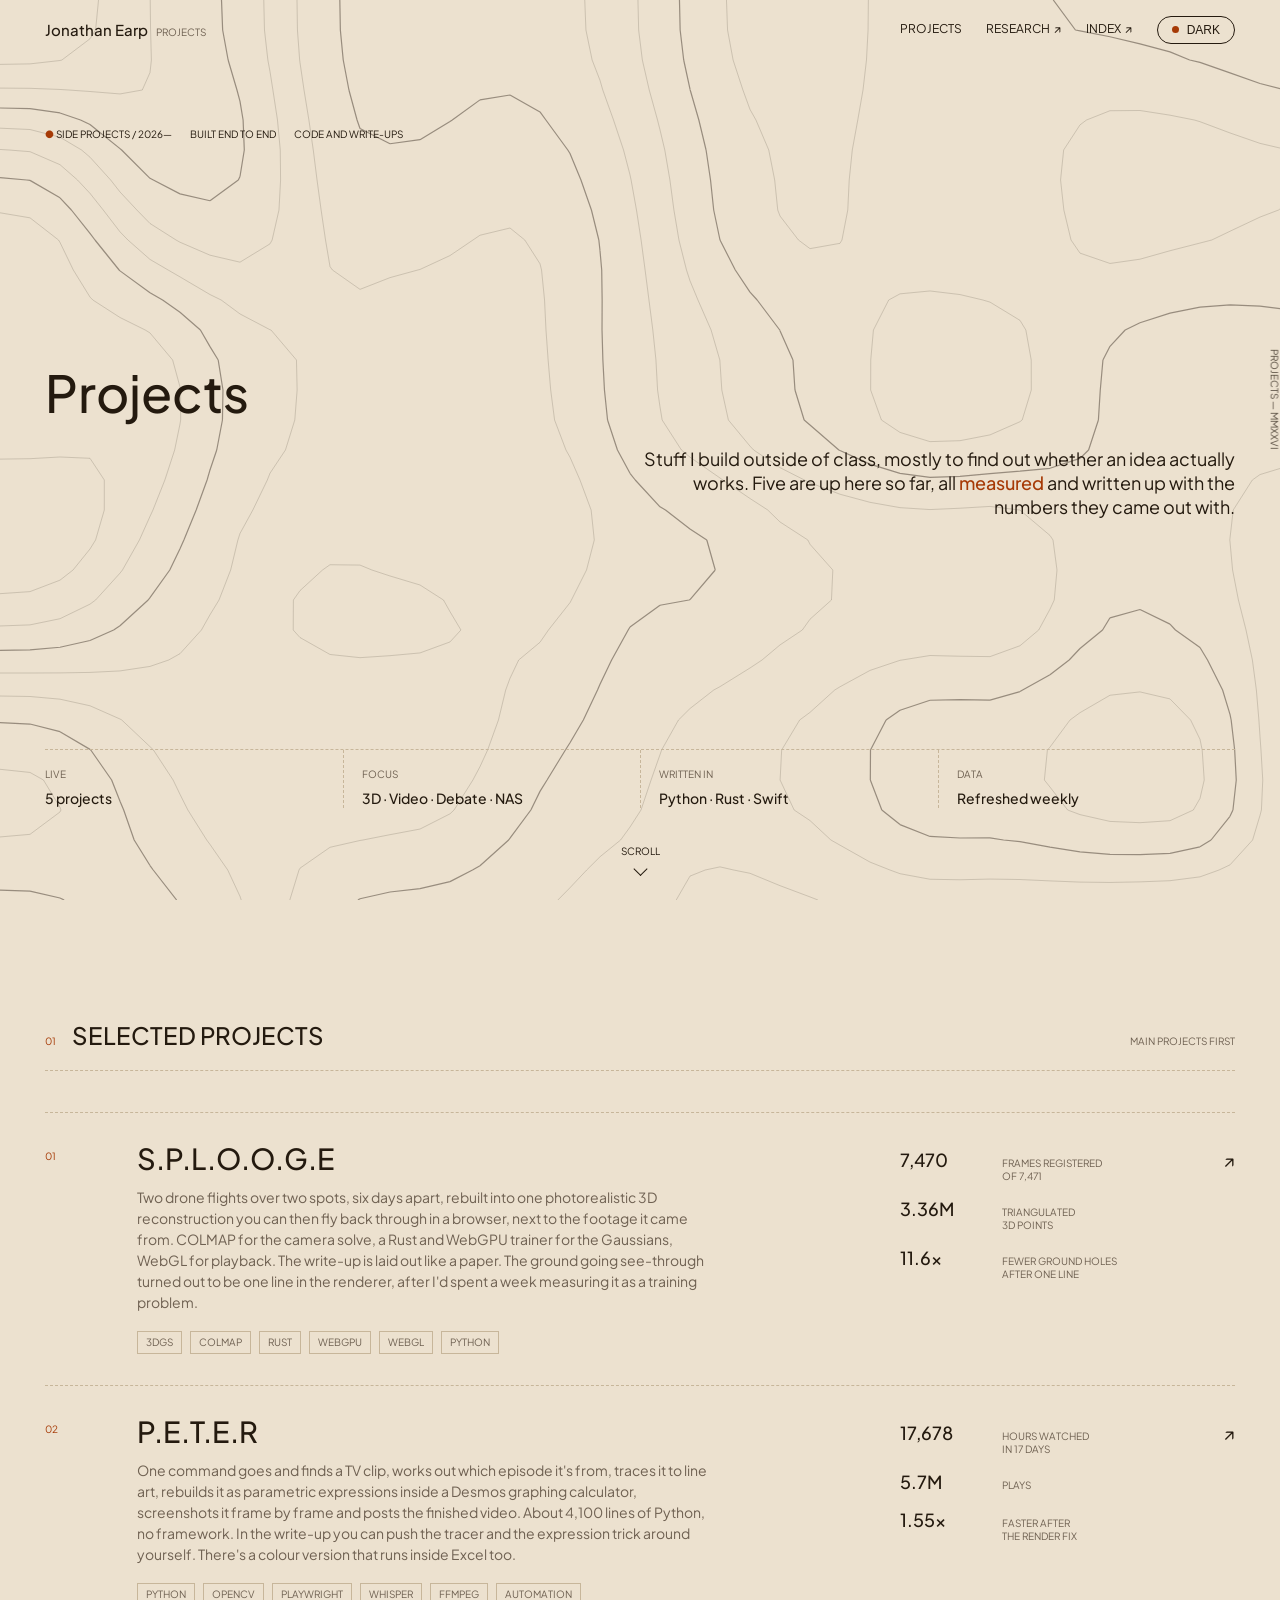
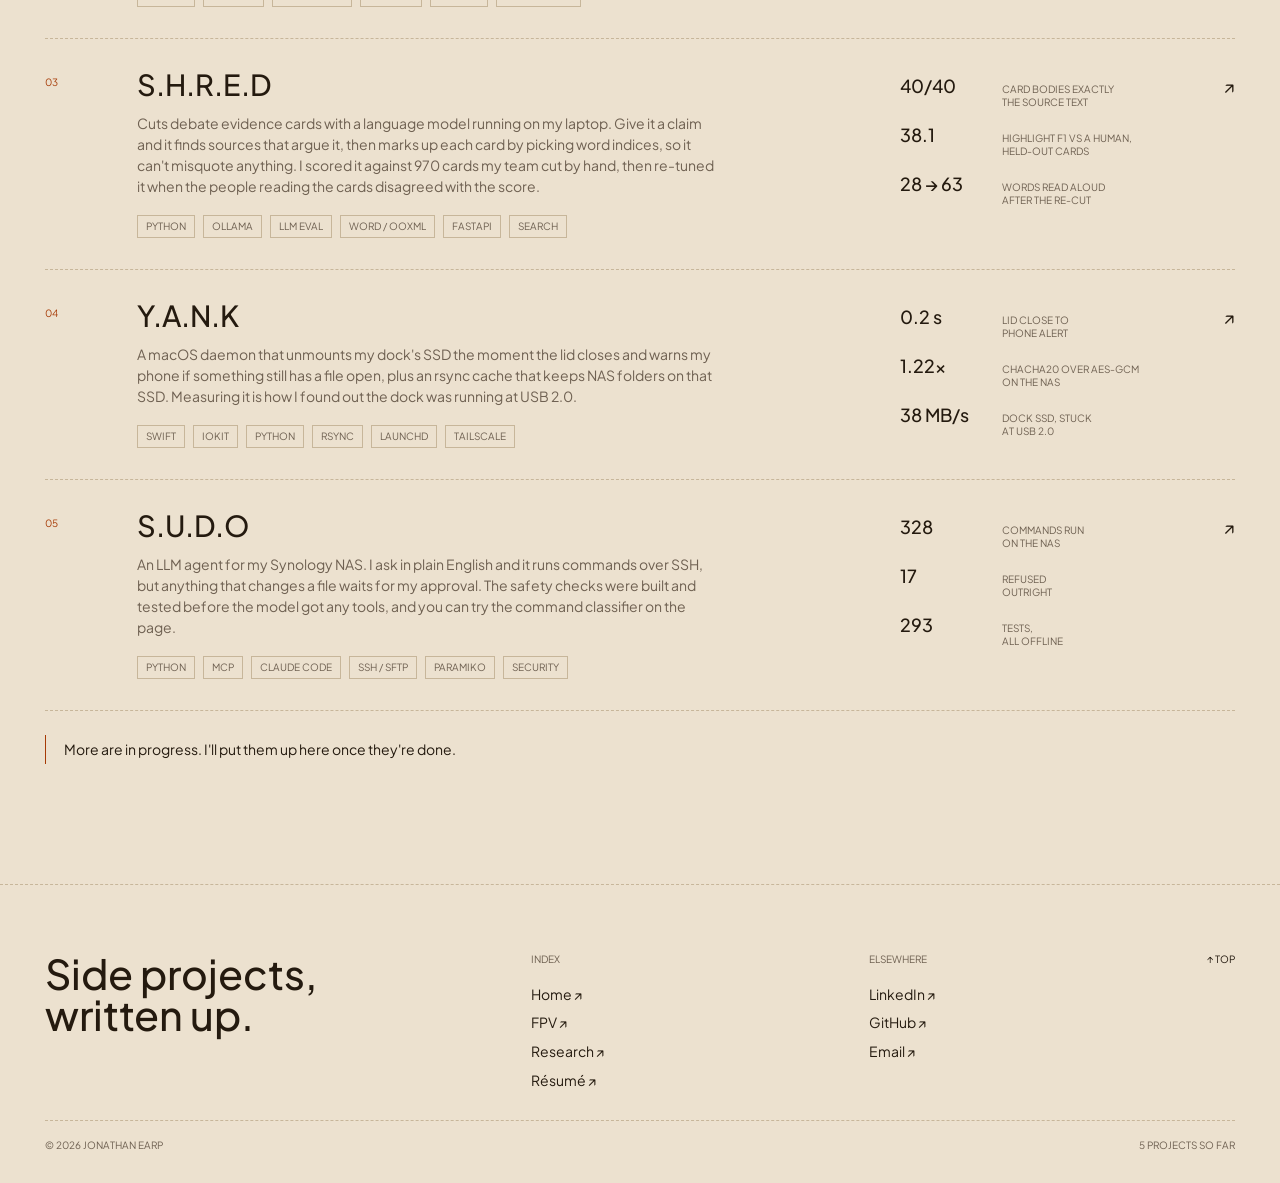
<file: index.html>
<!DOCTYPE html>
<html lang="en">
<head>
    <meta charset="UTF-8">
    <meta name="viewport" content="width=device-width, initial-scale=1.0">
    <title>Jonathan Earp — Projects</title>
    <meta name="description" content="Side projects by Jonathan Earp, written up with the numbers I measured: a 3D reconstruction from drone footage, a video-to-Desmos pipeline, a debate-evidence cutter and two NAS tools.">
    <link rel="icon" type="image/svg+xml" href="assets/favicon.svg">
    <link rel="apple-touch-icon" href="assets/apple-touch-icon.png">
    <link rel="canonical" href="https://projects.jonathanearp.xyz/">
    <meta name="author" content="Jonathan Earp">
    <meta name="robots" content="index, follow, max-image-preview:large, max-snippet:-1">
    <meta name="theme-color" content="#100904">

    <!-- Open Graph -->
    <meta property="og:type" content="website">
    <meta property="og:site_name" content="Jonathan Earp">
    <meta property="og:title" content="Jonathan Earp — Projects">
    <meta property="og:description" content="Side projects I've built and written up, with the numbers I measured.">
    <meta property="og:url" content="https://projects.jonathanearp.xyz/">
    <meta property="og:image" content="https://jonathanearp.xyz/assets/og.jpg">
    <meta property="og:image:width" content="1200">
    <meta property="og:image:height" content="630">

    <!-- Twitter -->
    <meta name="twitter:card" content="summary_large_image">
    <meta name="twitter:title" content="Jonathan Earp — Projects">
    <meta name="twitter:description" content="Side projects I've built, with how they work and what I measured.">
    <meta name="twitter:image" content="https://jonathanearp.xyz/assets/og.jpg">
    <meta name="twitter:creator" content="@JonathanEarp_">

    <script type="application/ld+json">
    {
      "@context": "https://schema.org",
      "@type": "CollectionPage",
      "@id": "https://projects.jonathanearp.xyz/#page",
      "url": "https://projects.jonathanearp.xyz/",
      "name": "Jonathan Earp — Projects",
      "description": "Side projects I've built and written up, with the numbers I measured.",
      "isPartOf": { "@type": "WebSite", "@id": "https://jonathanearp.xyz/#website" },
      "author": { "@type": "Person", "name": "Jonathan Earp", "@id": "https://jonathanearp.xyz/#jonathan" },
      "hasPart": [
        {
          "@type": "CreativeWork",
          "name": "S.P.L.O.O.G.E",
          "url": "https://projects.jonathanearp.xyz/splat/",
          "description": "Two FPV drone flights over two sites, six days apart, rebuilt as one 3D Gaussian splatting scene and flown back through in the browser."
        },
        {
          "@type": "CreativeWork",
          "name": "P.E.T.E.R",
          "url": "https://projects.jonathanearp.xyz/desmos/",
          "description": "An automated pipeline that turns TV clips into Desmos graphing-calculator animations and publishes them."
        },
        {
          "@type": "CreativeWork",
          "name": "S.H.R.E.D",
          "url": "https://projects.jonathanearp.xyz/cards/",
          "description": "A local-model pipeline that finds sources for a debate claim and cuts them into evidence cards, scored against human cuts."
        },
        {
          "@type": "CreativeWork",
          "name": "Y.A.N.K",
          "url": "https://projects.jonathanearp.xyz/shuttle/",
          "description": "A macOS daemon that unmounts a dock SSD on lid close, plus an rsync cache that stages NAS folders onto it."
        },
        {
          "@type": "CreativeWork",
          "name": "S.U.D.O",
          "url": "https://projects.jonathanearp.xyz/nas/",
          "description": "An LLM agent that operates a Synology NAS over SSH behind a path allowlist, a command classifier and an approval gate."
        }
      ]
    }
    </script>

    <link rel="preconnect" href="https://fonts.googleapis.com">
    <link rel="preconnect" href="https://fonts.gstatic.com" crossorigin>
    <link href="https://fonts.googleapis.com/css2?family=Plus+Jakarta+Sans:wght@400;500&display=swap" rel="stylesheet">

    <link rel="stylesheet" href="style.css">

    <script>
      (function () {
        var d = document.documentElement;
        d.classList.add("js");

        /* The five sites are separate origins, so localStorage cannot carry the
           theme between them - toggling on the hub and clicking through used to
           land you back in dark. A cookie on the parent domain does carry, so it
           is read first; localStorage stays as the fallback for local dev, where
           a .jonathanearp.xyz cookie is dropped. With neither set, follow the OS
           instead of forcing dark on someone whose machine is in light mode. */
        var t = "";
        var m = document.cookie.match(/(?:^|;\s*)theme=(dark|light)/);
        if (m) t = m[1];
        if (!t) { try { t = localStorage.getItem("theme") || ""; } catch (e) {} }
        if (!t && window.matchMedia &&
            matchMedia("(prefers-color-scheme: light)").matches) t = "light";
        d.dataset.theme = t === "light" ? "light" : "dark";

        /* Written by the toggle in every site's script - one place that knows
           about the cookie, so the five copies of the toggle stay trivial. */
        window.__setTheme = function (next) {
          d.dataset.theme = next;
          try { localStorage.setItem("theme", next); } catch (e) {}
          try {
            var dom = /(^|\.)jonathanearp\.xyz$/i.test(location.hostname)
              ? ";domain=.jonathanearp.xyz" : "";
            document.cookie = "theme=" + next +
              ";path=/;max-age=31536000;samesite=lax" + dom +
              (location.protocol === "https:" ? ";secure" : "");
          } catch (e) {}
        };
      })();
    </script>
</head>
<body>

    <div class="vlabel" aria-hidden="true">Projects — MMXXVI</div>

    <header class="topbar">
        <div class="topbar__inner">
            <a href="https://jonathanearp.xyz" class="brand">Jonathan Earp <span class="brand__crumb">Projects</span></a>
            <nav class="topnav" id="topnav">
                <a href="#projects" class="topnav__link">Projects</a>
                <a href="https://research.jonathanearp.xyz" class="topnav__link">Research ↗</a>
                <a href="https://jonathanearp.xyz" class="topnav__link">Index ↗</a>
                <button class="theme-toggle" id="theme-toggle" type="button" aria-label="Toggle color theme">
                    <span class="theme-toggle__dot"></span><span class="theme-toggle__label"></span>
                </button>
            </nav>
            <button class="nav-toggle" id="nav-toggle" type="button"
                    aria-label="Menu" aria-expanded="false" aria-controls="topnav">
                <span></span><span></span>
            </button>
        </div>
    </header>

    <main id="top">

        <!-- HERO -->
        <section class="hero wrap">
            <canvas id="topo" data-topo data-interactive="true" aria-hidden="true"></canvas>
            <div class="hero__eyebrow mono" data-reveal>
                <span><span class="dot">●</span> Side projects / 2026—</span>
                <span>Built end to end</span>
                <span>Code and write-ups</span>
            </div>
            <h1 class="hero__title" data-reveal style="--i:1">Projects</h1>
            <p class="hero__lead" data-reveal style="--i:2">
                Stuff I build outside of class, mostly to find out whether an idea actually
                works. Five are up here so far, all <b>measured</b> and written up with the
                numbers they came out with.
            </p>

            <div class="metastrip" data-reveal style="--i:3">
                <div class="metastrip__cell">
                    <span class="metastrip__k">Live</span>
                    <span class="metastrip__v">5 projects</span>
                </div>
                <div class="metastrip__cell">
                    <span class="metastrip__k">Focus</span>
                    <span class="metastrip__v">3D · Video · Debate · NAS</span>
                </div>
                <div class="metastrip__cell">
                    <span class="metastrip__k">Written in</span>
                    <span class="metastrip__v">Python · Rust · Swift</span>
                </div>
                <div class="metastrip__cell">
                    <span class="metastrip__k">Data</span>
                    <span class="metastrip__v">Refreshed weekly</span>
                </div>
            </div>

            <div class="scroll-prompt" aria-hidden="true"><span>Scroll</span><span class="chev"></span></div>
        </section>

        <!-- PROJECT LIST -->
        <section id="projects" class="section wrap">
            <div class="shead" data-reveal>
                <span class="shead__no">01</span>
                <span class="shead__title">Selected Projects</span>
                <span class="shead__meta">Main projects first</span>
            </div>

            <div class="plist">

                <a class="prow" href="splat/" data-reveal>
                    <span class="prow__no">01</span>
                    <div>
                        <h2 class="prow__title">S.P.L.O.O.G.E</h2>
                        <p class="prow__desc">
                            Two drone flights over two spots, six days apart, rebuilt into one
                            photorealistic 3D reconstruction you can then fly back through in a
                            browser, next to the footage it came from. COLMAP for the camera solve,
                            a Rust and WebGPU trainer for the Gaussians, WebGL for playback. The
                            write-up is laid out like a paper. The ground going see-through turned
                            out to be one line in the renderer, after I'd spent a week measuring it
                            as a training problem.
                        </p>
                        <div class="prow__tags">
                            <span>3DGS</span><span>COLMAP</span><span>Rust</span>
                            <span>WebGPU</span><span>WebGL</span><span>Python</span>
                        </div>
                    </div>
                    <div class="prow__stats">
                        <div class="prow__stat"><b>7,470</b><span>Frames registered<br>of 7,471</span></div>
                        <div class="prow__stat"><b>3.36M</b><span>Triangulated<br>3D points</span></div>
                        <div class="prow__stat"><b>11.6×</b><span>Fewer ground holes<br>after one line</span></div>
                    </div>
                    <span class="prow__go" aria-hidden="true">↗</span>
                </a>

                <a class="prow" href="desmos/" data-reveal>
                    <span class="prow__no">02</span>
                    <div>
                        <h2 class="prow__title">P.E.T.E.R</h2>
                        <p class="prow__desc">
                            One command goes and finds a TV clip, works out which episode it's
                            from, traces it to line art, rebuilds it as parametric expressions
                            inside a Desmos graphing calculator, screenshots it frame by frame and
                            posts the finished video. About 4,100 lines of Python, no framework.
                            In the write-up you can push the tracer and the expression trick around
                            yourself. There's a colour version that runs inside Excel too.
                        </p>
                        <div class="prow__tags">
                            <span>Python</span><span>OpenCV</span><span>Playwright</span>
                            <span>Whisper</span><span>ffmpeg</span><span>Automation</span>
                        </div>
                    </div>
                    <div class="prow__stats">
                        <div class="prow__stat"><b data-dg="total_watch_hours">12,940</b><span>Hours watched<br>in <span data-dg="window_days">8</span> days</span></div>
                        <div class="prow__stat"><b data-dg="plays_m">4.4M</b><span>Plays</span></div>
                        <div class="prow__stat"><b>1.55×</b><span>Faster after<br>the render fix</span></div>
                    </div>
                    <span class="prow__go" aria-hidden="true">↗</span>
                </a>

                <a class="prow" href="cards/" data-reveal>
                    <span class="prow__no">03</span>
                    <div>
                        <h2 class="prow__title">S.H.R.E.D</h2>
                        <p class="prow__desc">
                            Cuts debate evidence cards with a language model running on my laptop.
                            Give it a claim and it finds sources that argue it, then marks up each
                            card by picking word indices, so it can't misquote anything. I scored
                            it against 970 cards my team cut by hand, then re-tuned it when the
                            people reading the cards disagreed with the score.
                        </p>
                        <div class="prow__tags">
                            <span>Python</span><span>Ollama</span><span>LLM eval</span>
                            <span>Word / OOXML</span><span>FastAPI</span><span>Search</span>
                        </div>
                    </div>
                    <div class="prow__stats">
                        <div class="prow__stat"><b>40/40</b><span>Card bodies exactly<br>the source text</span></div>
                        <div class="prow__stat"><b>38.1</b><span>Highlight F1 vs a human,<br>held-out cards</span></div>
                        <div class="prow__stat"><b>28 → 63</b><span>Words read aloud<br>after the re-cut</span></div>
                    </div>
                    <span class="prow__go" aria-hidden="true">↗</span>
                </a>

                <a class="prow" href="shuttle/" data-reveal>
                    <span class="prow__no">04</span>
                    <div>
                        <h2 class="prow__title">Y.A.N.K</h2>
                        <p class="prow__desc">
                            A macOS daemon that unmounts my dock's SSD the moment the lid closes and
                            warns my phone if something still has a file open, plus an rsync cache
                            that keeps NAS folders on that SSD. Measuring it is how I found out the
                            dock was running at USB 2.0.
                        </p>
                        <div class="prow__tags">
                            <span>Swift</span><span>IOKit</span><span>Python</span>
                            <span>rsync</span><span>launchd</span><span>Tailscale</span>
                        </div>
                    </div>
                    <div class="prow__stats">
                        <div class="prow__stat"><b>0.2 s</b><span>Lid close to<br>phone alert</span></div>
                        <div class="prow__stat"><b>1.22×</b><span>chacha20 over AES-GCM<br>on the NAS</span></div>
                        <div class="prow__stat"><b>38 MB/s</b><span>Dock SSD, stuck<br>at USB 2.0</span></div>
                    </div>
                    <span class="prow__go" aria-hidden="true">↗</span>
                </a>

                <a class="prow" href="nas/" data-reveal>
                    <span class="prow__no">05</span>
                    <div>
                        <h2 class="prow__title">S.U.D.O</h2>
                        <p class="prow__desc">
                            An LLM agent for my Synology NAS. I ask in plain English and it runs
                            commands over SSH, but anything that changes a file waits for my
                            approval. The safety checks were built and tested before the model got
                            any tools, and you can try the command classifier on the page.
                        </p>
                        <div class="prow__tags">
                            <span>Python</span><span>MCP</span><span>Claude Code</span>
                            <span>SSH / SFTP</span><span>Paramiko</span><span>Security</span>
                        </div>
                    </div>
                    <div class="prow__stats">
                        <div class="prow__stat"><b>328</b><span>Commands run<br>on the NAS</span></div>
                        <div class="prow__stat"><b>17</b><span>Refused<br>outright</span></div>
                        <div class="prow__stat"><b>293</b><span>Tests,<br>all offline</span></div>
                    </div>
                    <span class="prow__go" aria-hidden="true">↗</span>
                </a>

            </div>

            <p class="callout" data-reveal>
                More are in progress. I'll put them up here once they're done.
            </p>
        </section>

    </main>

    <footer class="foot">
        <div class="wrap">
            <div class="foot__grid">
                <div class="foot__col"><div class="foot__big">Side projects,<br>written up.</div></div>
                <div class="foot__col">
                    <h4>Index</h4>
                    <ul>
                        <li><a href="https://jonathanearp.xyz">Home ↗</a></li>
                        <li><a href="https://fpv.jonathanearp.xyz">FPV ↗</a></li>
                        <li><a href="https://research.jonathanearp.xyz">Research ↗</a></li>
                        <li><a href="https://resume.jonathanearp.xyz">Résumé ↗</a></li>
                    </ul>
                </div>
                <div class="foot__col">
                    <h4>Elsewhere</h4>
                    <ul>
                        <li><a href="https://www.linkedin.com/in/earpjonathan/" target="_blank" rel="noopener">LinkedIn ↗</a></li>
                        <li><a href="https://github.com/earpjonathan" target="_blank" rel="noopener">GitHub ↗</a></li>
                        <li><a href="mailto:jonathan.earp55@gmail.com">Email ↗</a></li>
                    </ul>
                </div>
                <a href="#top" class="to-top">↑ Top</a>
            </div>
            <div class="foot__bar">
                <span>© <span id="year">2026</span> Jonathan Earp</span>
                <span>5 projects so far</span>
            </div>
        </div>
    </footer>

    <script src="topo.js"></script>
    <script src="script.js"></script>

    <!-- The two live tiles above read the same generated file as the case study,
         so the weekly refresh updates this page too. Typing the numbers in here
         is how they went stale the first time. -->
    <script src="desmos/data.js"></script>
    <script>
    (function () {
      var S = (window.DG && window.DG.summary) || {};
      if (!S.total_plays) return;
      var days = 0;
      if (S.window && S.window.first && S.window.last) {
        days = Math.round((Date.parse(S.window.last) - Date.parse(S.window.first)) / 864e5) + 1;
      }
      var V = {
        total_watch_hours: (S.total_watch_hours || 0).toLocaleString("en-US"),
        plays_m: ((S.total_plays || 0) / 1e6).toFixed(1) + "M",
        window_days: days
      };
      Object.keys(V).forEach(function (k) {
        var n = document.querySelectorAll('[data-dg="' + k + '"]');
        for (var i = 0; i < n.length; i++) n[i].textContent = V[k];
      });
    })();
    </script>
</body>
</html>
</file>
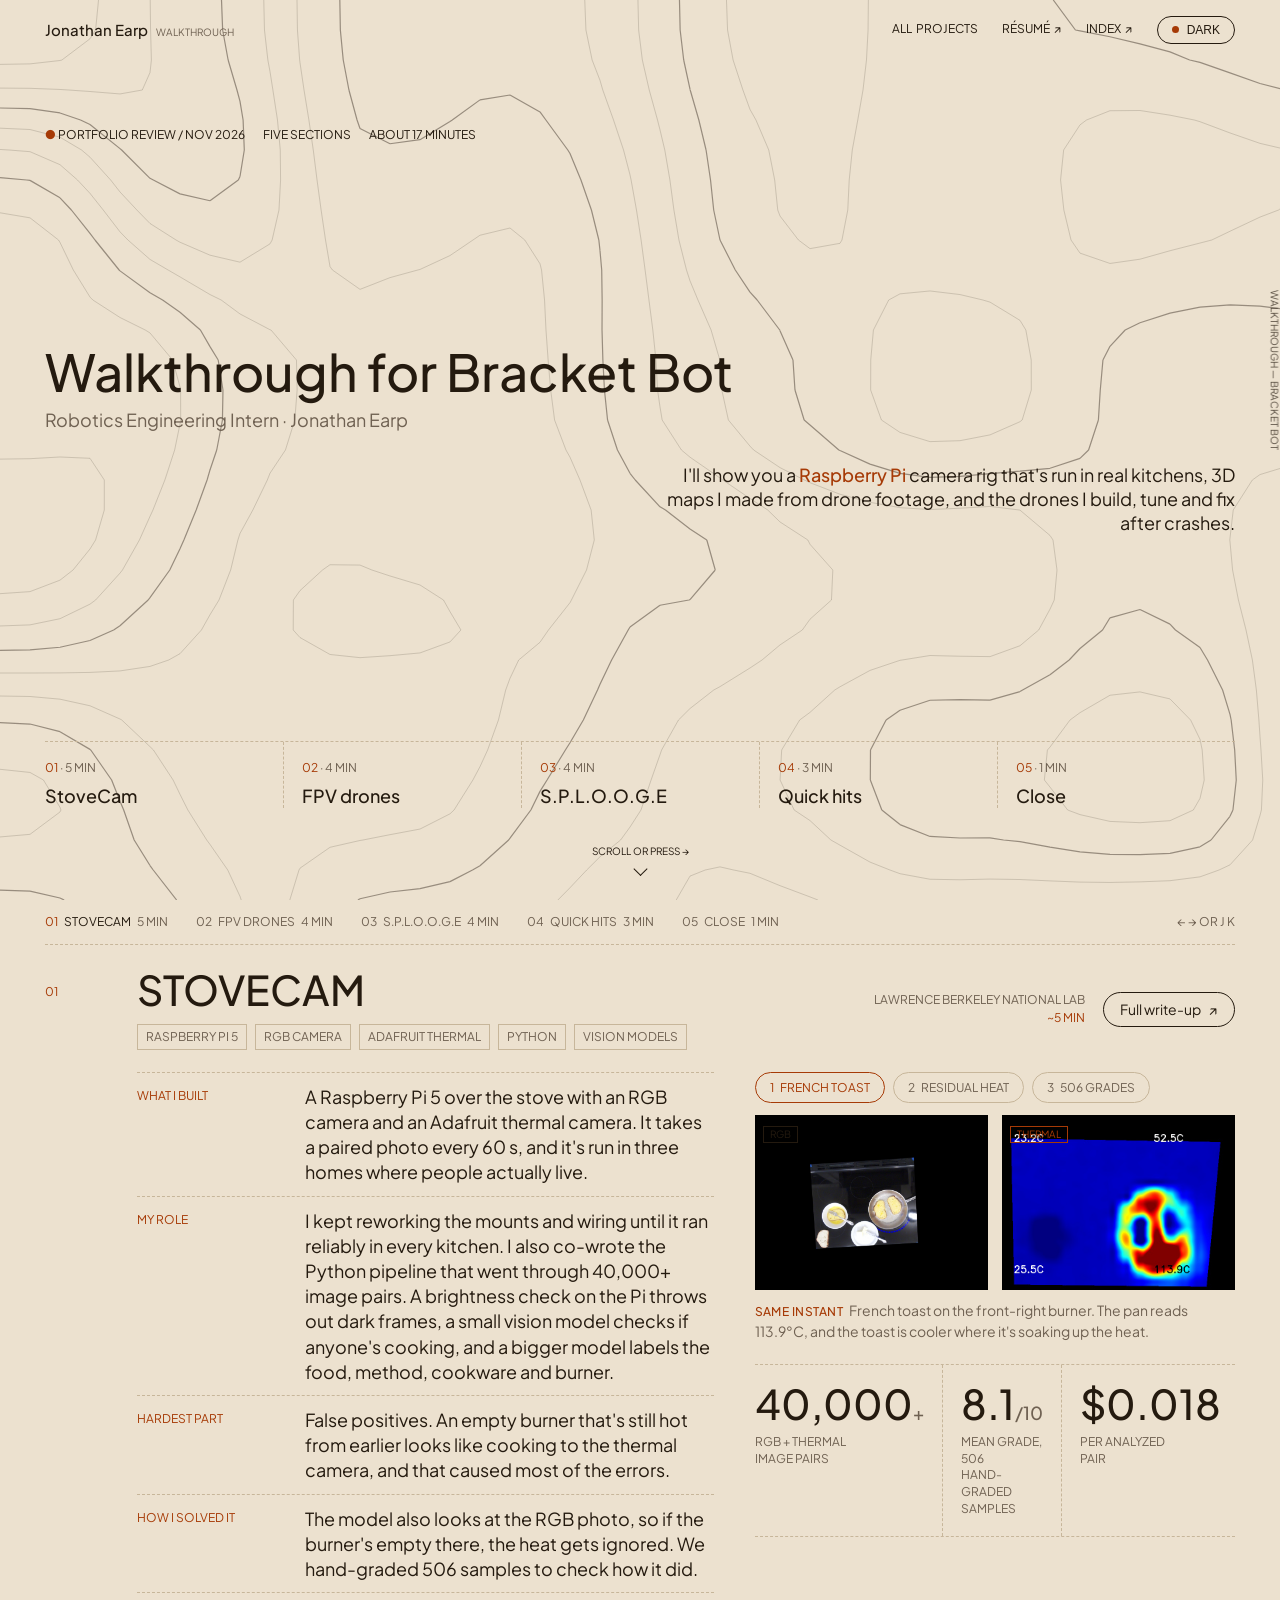
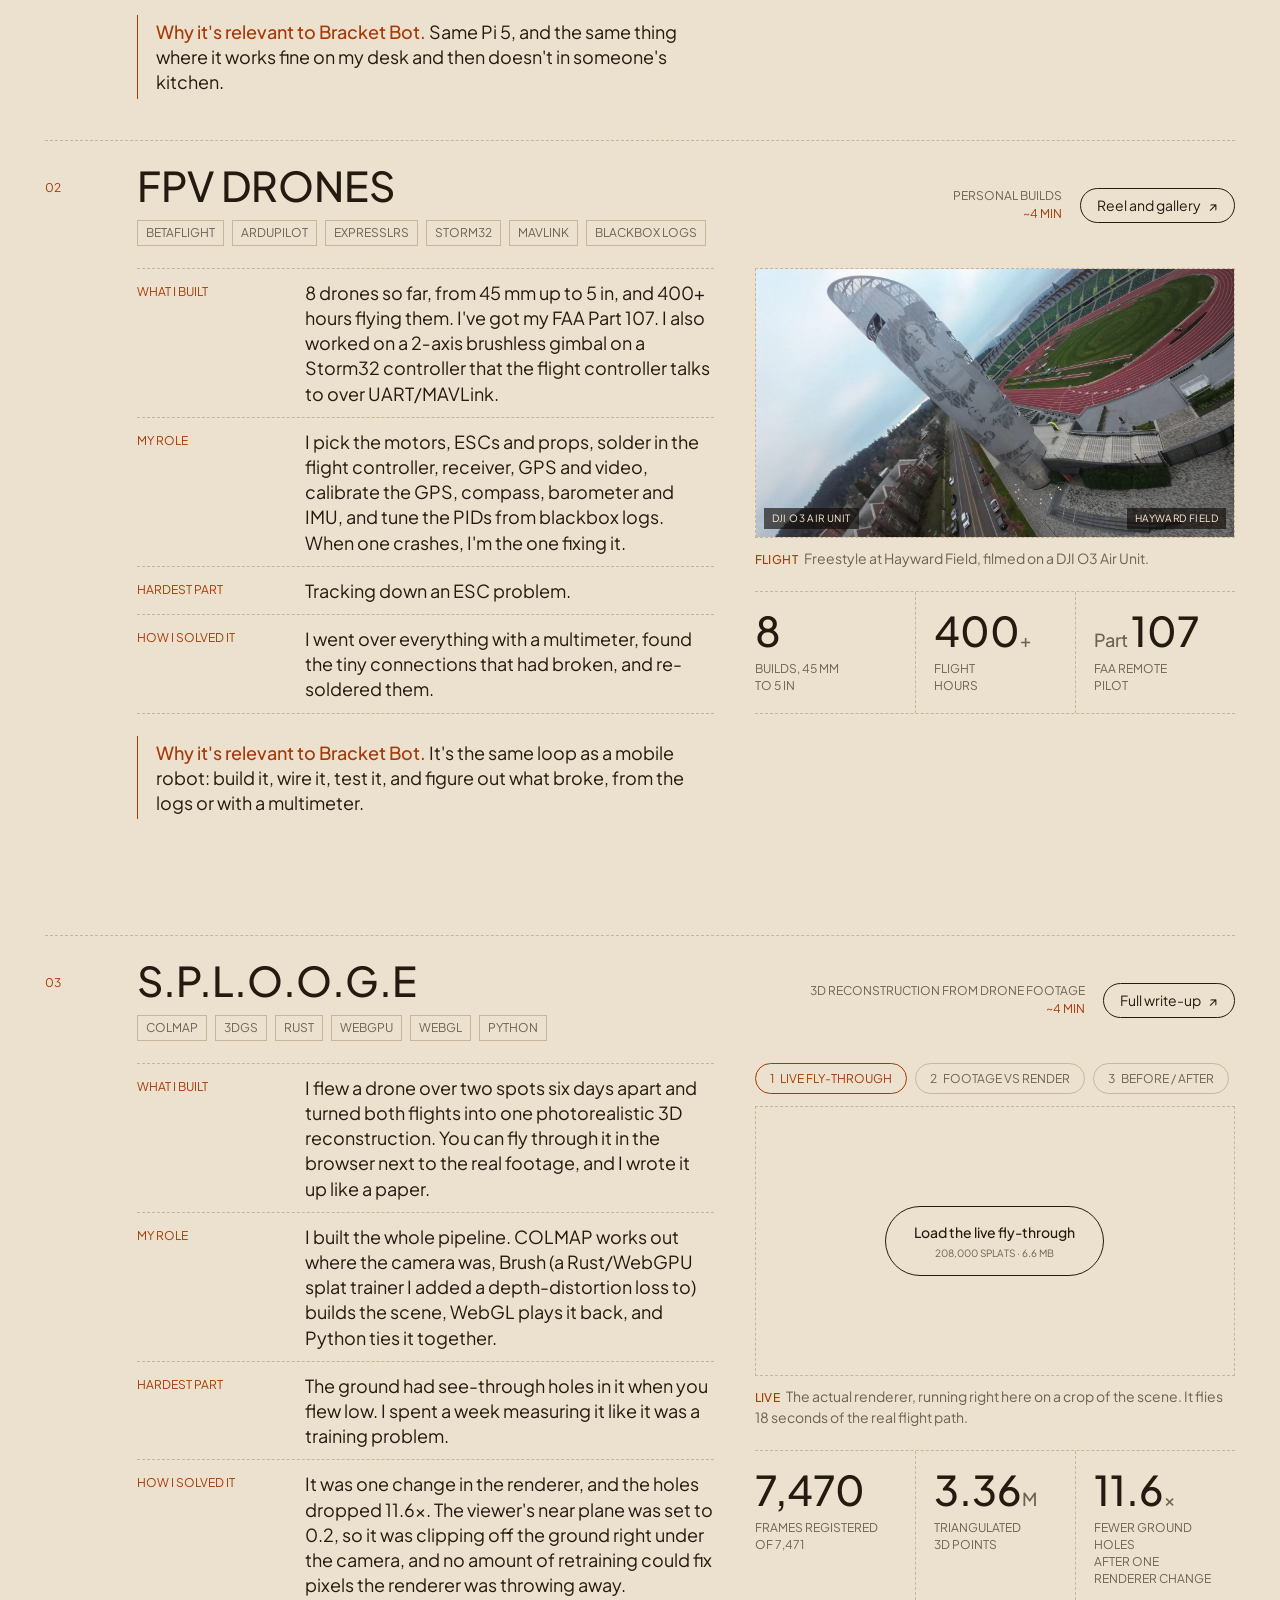
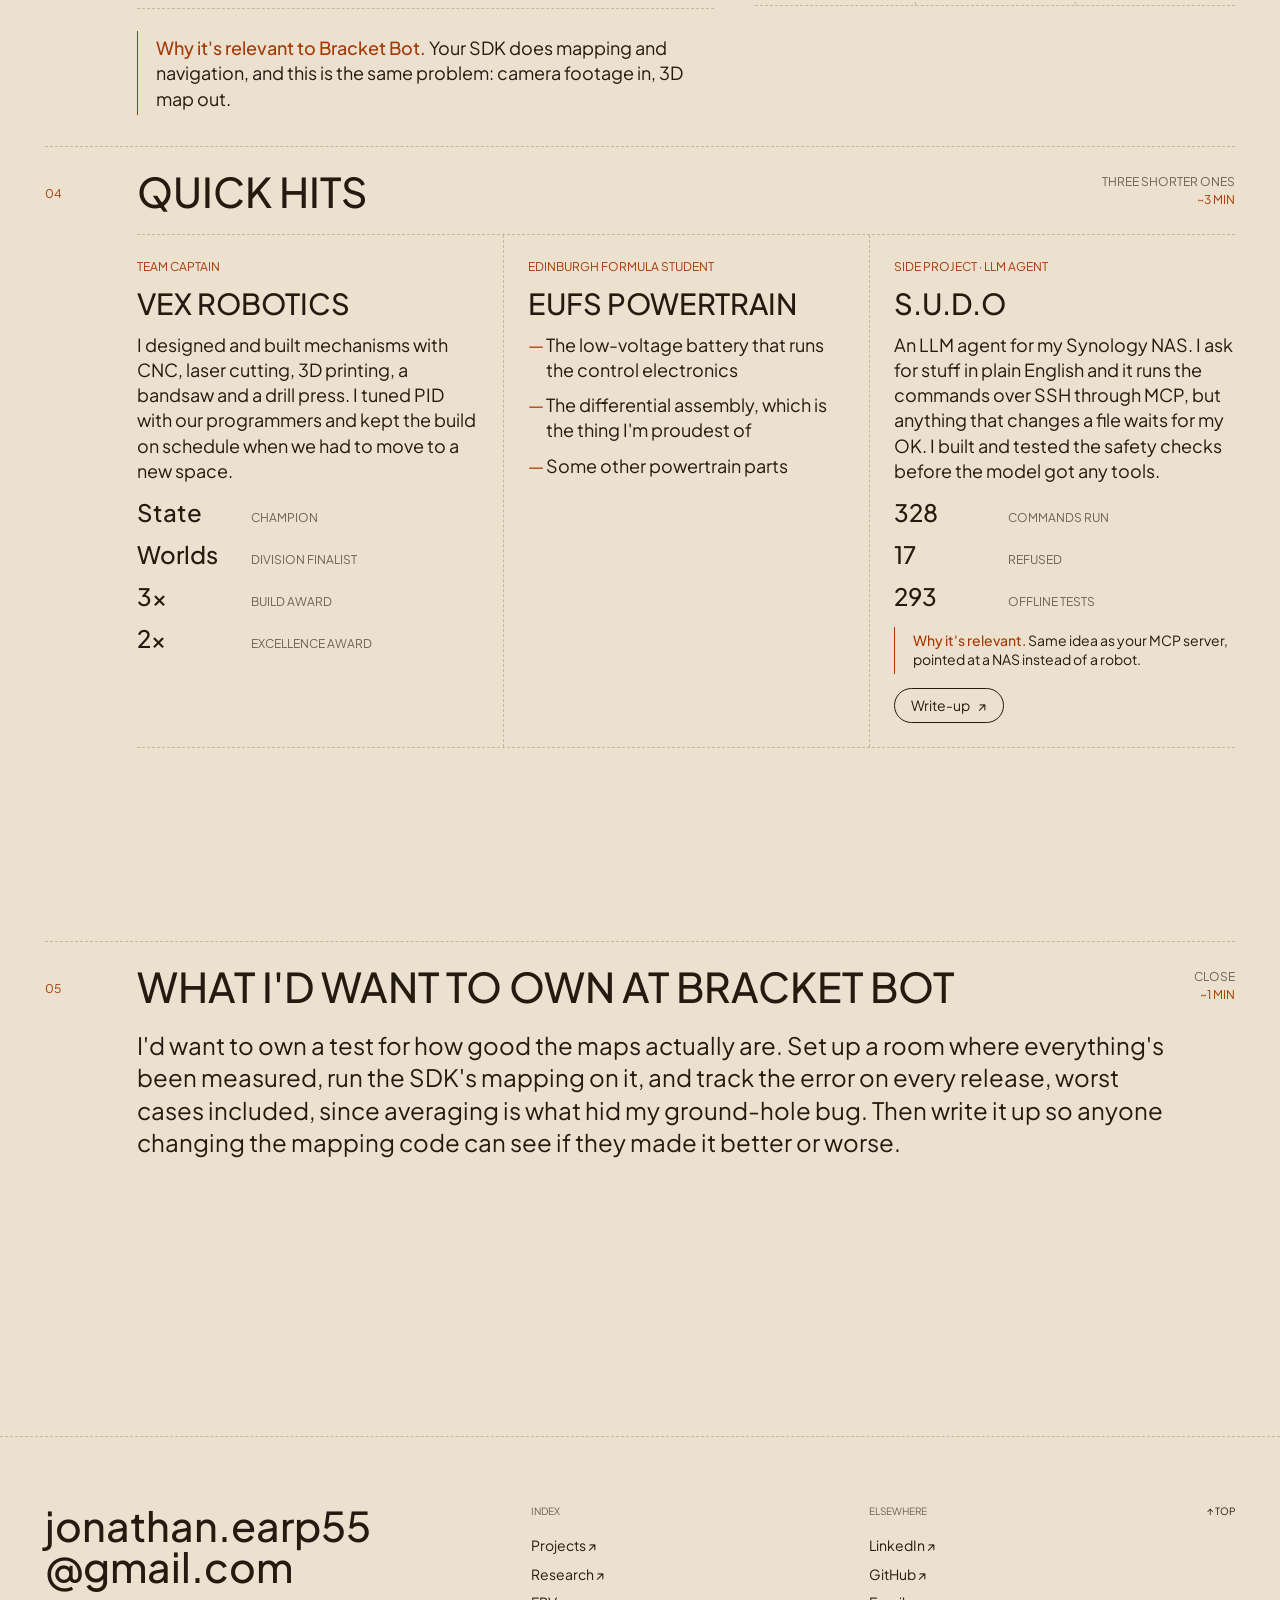
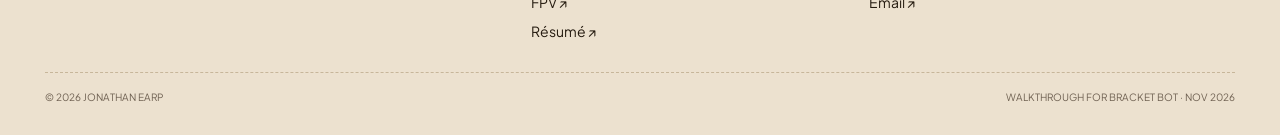
<file: bracketbot/index.html>
<!DOCTYPE html>
<html lang="en">
<head>
    <meta charset="UTF-8">
    <meta name="viewport" content="width=device-width, initial-scale=1.0">
    <title>Walkthrough for Bracket Bot — Jonathan Earp</title>
    <!-- Unlisted: not in the sitemap, not linked from any page, and kept out
         of search. Deliberately not in robots.txt either, since a Disallow
         line there would publish the path. No Open Graph or Twitter tags. -->
    <meta name="robots" content="noindex, nofollow">
    <link rel="icon" type="image/svg+xml" href="../assets/favicon.svg">
    <link rel="apple-touch-icon" href="../assets/apple-touch-icon.png">
    <meta name="author" content="Jonathan Earp">
    <meta name="theme-color" content="#100904">

    <link rel="preconnect" href="https://fonts.googleapis.com">
    <link rel="preconnect" href="https://fonts.gstatic.com" crossorigin>
    <link href="https://fonts.googleapis.com/css2?family=Plus+Jakarta+Sans:wght@400;500&display=swap" rel="stylesheet">

    <link rel="stylesheet" href="../style.css">
    <link rel="stylesheet" href="page.css">

    <script>
      (function () {
        var d = document.documentElement;
        d.classList.add("js");

        /* The five sites are separate origins, so localStorage cannot carry the
           theme between them - toggling on the hub and clicking through used to
           land you back in dark. A cookie on the parent domain does carry, so it
           is read first; localStorage stays as the fallback for local dev, where
           a .jonathanearp.xyz cookie is dropped. With neither set, follow the OS
           instead of forcing dark on someone whose machine is in light mode. */
        var t = "";
        var m = document.cookie.match(/(?:^|;\s*)theme=(dark|light)/);
        if (m) t = m[1];
        if (!t) { try { t = localStorage.getItem("theme") || ""; } catch (e) {} }
        if (!t && window.matchMedia &&
            matchMedia("(prefers-color-scheme: light)").matches) t = "light";
        d.dataset.theme = t === "light" ? "light" : "dark";

        /* Written by the toggle in every site's script - one place that knows
           about the cookie, so the five copies of the toggle stay trivial. */
        window.__setTheme = function (next) {
          d.dataset.theme = next;
          try { localStorage.setItem("theme", next); } catch (e) {}
          try {
            var dom = /(^|\.)jonathanearp\.xyz$/i.test(location.hostname)
              ? ";domain=.jonathanearp.xyz" : "";
            document.cookie = "theme=" + next +
              ";path=/;max-age=31536000;samesite=lax" + dom +
              (location.protocol === "https:" ? ";secure" : "");
          } catch (e) {}
        };
      })();
    </script>
</head>
<body class="walk">

    <div class="vlabel" aria-hidden="true">Walkthrough — Bracket Bot</div>

    <header class="topbar">
        <div class="topbar__inner">
            <a href="../" class="brand">Jonathan Earp <span class="brand__crumb">Walkthrough</span></a>
            <nav class="topnav" id="topnav">
                <a href="../" class="topnav__link">All projects</a>
                <a href="https://resume.jonathanearp.xyz" class="topnav__link" target="_blank" rel="noopener">Résumé ↗</a>
                <a href="https://jonathanearp.xyz" class="topnav__link">Index ↗</a>
                <button class="theme-toggle" id="theme-toggle" type="button" aria-label="Toggle color theme">
                    <span class="theme-toggle__dot"></span><span class="theme-toggle__label"></span>
                </button>
            </nav>
            <button class="nav-toggle" id="nav-toggle" type="button"
                    aria-label="Menu" aria-expanded="false" aria-controls="topnav">
                <span></span><span></span>
            </button>
        </div>
    </header>

    <main id="top">

        <!-- ============ TITLE ============ -->
        <section class="hero wrap" id="intro">
            <canvas id="topo" data-topo data-interactive="true" aria-hidden="true"></canvas>
            <div class="hero__eyebrow mono" data-reveal>
                <span><span class="dot">●</span> Portfolio review / Nov 2026</span>
                <span>Five sections</span>
                <span>About 17 minutes</span>
            </div>
            <h1 class="hero__title" data-reveal style="--i:1">Walkthrough for Bracket Bot</h1>
            <p class="hero__sub" data-reveal style="--i:1">Robotics Engineering Intern · Jonathan Earp</p>
            <p class="hero__lead" data-reveal style="--i:2">
                I'll show you a <b>Raspberry Pi</b> camera rig that's run in real kitchens, 3D maps
                I made from drone footage, and the drones I build, tune and fix after crashes.
            </p>

            <nav class="metastrip runsheet" data-reveal style="--i:3" aria-label="Run sheet">
                <a class="metastrip__cell" href="#stovecam">
                    <span class="metastrip__k"><b>01</b> · 5 min</span>
                    <span class="metastrip__v">StoveCam</span>
                </a>
                <a class="metastrip__cell" href="#fpv">
                    <span class="metastrip__k"><b>02</b> · 4 min</span>
                    <span class="metastrip__v">FPV drones</span>
                </a>
                <a class="metastrip__cell" href="#splat">
                    <span class="metastrip__k"><b>03</b> · 4 min</span>
                    <span class="metastrip__v">S.P.L.O.O.G.E</span>
                </a>
                <a class="metastrip__cell" href="#quick">
                    <span class="metastrip__k"><b>04</b> · 3 min</span>
                    <span class="metastrip__v">Quick hits</span>
                </a>
                <a class="metastrip__cell" href="#close">
                    <span class="metastrip__k"><b>05</b> · 1 min</span>
                    <span class="metastrip__v">Close</span>
                </a>
            </nav>

            <div class="scroll-prompt" aria-hidden="true"><span>Scroll<span class="kb"> or press →</span></span><span class="chev"></span></div>
        </section>

        <div class="wrap">

            <nav class="chapnav" id="chapnav" aria-label="Sections">
                <a href="#stovecam"><span>01</span> StoveCam <i>5 min</i></a>
                <a href="#fpv"><span>02</span> FPV drones <i>4 min</i></a>
                <a href="#splat"><span>03</span> S.P.L.O.O.G.E <i>4 min</i></a>
                <a href="#quick"><span>04</span> Quick hits <i>3 min</i></a>
                <a href="#close"><span>05</span> Close <i>1 min</i></a>
                <span class="chapnav__keys" aria-hidden="true">← → or J K</span>
            </nav>

            <!-- ============ 01 STOVECAM ============ -->
            <section class="wsec" id="stovecam" data-reveal>
                <div class="wsec__no">01</div>
                <div>
                    <header class="wsec__head">
                        <div>
                            <h2 class="wsec__title">StoveCam</h2>
                            <div class="prow__tags">
                                <span>Raspberry Pi 5</span><span>RGB camera</span><span>Adafruit thermal</span>
                                <span>Python</span><span>Vision models</span>
                            </div>
                        </div>
                        <div class="wsec__aside">
                            <span class="wsec__meta">Lawrence Berkeley National Lab<br><b>~5 min</b></span>
                            <a class="btn-ghost" href="https://research.jonathanearp.xyz/#stovecam" target="_blank" rel="noopener">Full write-up <span aria-hidden="true">↗</span></a>
                        </div>
                    </header>

                    <div class="wsec__grid">
                        <div>
                            <div class="status">
                                <div class="status__row"><span class="status__k">What I built</span><span class="status__v">A Raspberry Pi 5 over the stove with an RGB camera and an Adafruit thermal camera. It takes a paired photo every 60&nbsp;s, and it's run in three homes where people actually live.</span></div>
                                <div class="status__row"><span class="status__k">My role</span><span class="status__v">I kept reworking the mounts and wiring until it ran reliably in every kitchen. I also co-wrote the Python pipeline that went through 40,000+ image pairs. A brightness check on the Pi throws out dark frames, a small vision model checks if anyone's cooking, and a bigger model labels the food, method, cookware and burner.</span></div>
                                <div class="status__row"><span class="status__k">Hardest part</span><span class="status__v">False positives. An empty burner that's still hot from earlier looks like cooking to the thermal camera, and that caused most of the errors.</span></div>
                                <div class="status__row"><span class="status__k">How I solved it</span><span class="status__v">The model also looks at the RGB photo, so if the burner's empty there, the heat gets ignored. We hand-graded 506 samples to check how it did.</span></div>
                            </div>
                            <p class="callout"><strong>Why it's relevant to Bracket Bot.</strong> Same Pi 5, and the same thing where it works fine on my desk and then doesn't in someone's kitchen.</p>
                        </div>

                        <div data-tabs>
                            <div class="demo__ctl" role="group" aria-label="StoveCam figures">
                                <button class="sbtn is-on" type="button" data-tab="toast" aria-pressed="true"><span class="sbtn__n">1</span>French toast</button>
                                <button class="sbtn" type="button" data-tab="residual" aria-pressed="false"><span class="sbtn__n">2</span>Residual heat</button>
                                <button class="sbtn" type="button" data-tab="grades" aria-pressed="false"><span class="sbtn__n">3</span>506 grades</button>
                            </div>

                            <figure class="wpanel" data-panel="toast">
                                <div class="rcard__imgs">
                                    <figure><img src="media/stovecam-2309-rgb.jpg" alt="RGB capture: French toast cooking in a skillet"><figcaption><span class="ptag">RGB</span></figcaption></figure>
                                    <figure><img src="media/stovecam-2309-ir.jpg" alt="Thermal capture of the same instant: hot pan, cooler toast"><figcaption><span class="ptag ptag--ir">Thermal</span></figcaption></figure>
                                </div>
                                <figcaption class="wcap"><strong>Same instant</strong>French toast on the front-right burner. The pan reads 113.9&deg;C, and the toast is cooler where it's soaking up the heat.</figcaption>
                            </figure>

                            <figure class="wpanel" data-panel="residual" hidden>
                                <div class="rcard__imgs">
                                    <figure><img src="media/stovecam-2385-rgb.jpg" alt="A lid being lifted off a pot of chicken on the right burner" loading="lazy"><figcaption><span class="ptag">RGB</span></figcaption></figure>
                                    <figure><img src="media/stovecam-2385-ir.jpg" alt="Thermal showing active heat under the pot and residual heat on the empty left burner" loading="lazy"><figcaption><span class="ptag ptag--ir">Thermal</span></figcaption></figure>
                                </div>
                                <figcaption class="wcap"><strong>Ruled out</strong>Someone lifting the lid off a pot of chicken. The empty left burner is still warm in IR, and the RGB photo is how the model knows to ignore it.</figcaption>
                            </figure>

                            <figure class="wpanel" data-panel="grades" hidden>
                                <img class="fig--dark" src="media/fig-rating-dark.svg" alt="Bar chart of 506 human grades: most captures score 9 or 10, mean 8.1, with a secondary cluster at 5" loading="lazy">
                                <img class="fig--light" src="media/fig-rating-light.svg" alt="" aria-hidden="true" loading="lazy">
                                <figcaption class="wcap"><strong>506 graded</strong>The bump at 5 is almost all false positives: 122 of those 125 are residual heat.</figcaption>
                            </figure>

                            <div class="stats stats--3">
                                <div class="stat"><div class="stat__n">40,000<small>+</small></div><div class="stat__l">RGB + thermal<br>image pairs</div></div>
                                <div class="stat"><div class="stat__n">8.1<small>/10</small></div><div class="stat__l">Mean grade, 506<br>hand-graded samples</div></div>
                                <div class="stat"><div class="stat__n">$0.018</div><div class="stat__l">Per analyzed<br>pair</div></div>
                            </div>
                        </div>
                    </div>
                </div>
            </section>

            <!-- ============ 02 FPV ============ -->
            <section class="wsec" id="fpv" data-reveal>
                <div class="wsec__no">02</div>
                <div>
                    <header class="wsec__head">
                        <div>
                            <h2 class="wsec__title">FPV drones</h2>
                            <div class="prow__tags">
                                <span>Betaflight</span><span>ArduPilot</span><span>ExpressLRS</span>
                                <span>Storm32</span><span>MAVLink</span><span>Blackbox logs</span>
                            </div>
                        </div>
                        <div class="wsec__aside">
                            <span class="wsec__meta">Personal builds<br><b>~4 min</b></span>
                            <a class="btn-ghost" href="https://fpv.jonathanearp.xyz" target="_blank" rel="noopener">Reel and gallery <span aria-hidden="true">↗</span></a>
                        </div>
                    </header>

                    <div class="wsec__grid">
                        <div>
                            <div class="status">
                                <div class="status__row"><span class="status__k">What I built</span><span class="status__v">8 drones so far, from 45&nbsp;mm up to 5&nbsp;in, and 400+ hours flying them. I've got my FAA Part 107. I also worked on a 2&#8209;axis brushless gimbal on a Storm32 controller that the flight controller talks to over UART/MAVLink.</span></div>
                                <div class="status__row"><span class="status__k">My role</span><span class="status__v">I pick the motors, ESCs and props, solder in the flight controller, receiver, GPS and video, calibrate the GPS, compass, barometer and IMU, and tune the PIDs from blackbox logs. When one crashes, I'm the one fixing it.</span></div>
                                <div class="status__row"><span class="status__k">Hardest part</span><span class="status__v">Tracking down an ESC problem.</span></div>
                                <div class="status__row"><span class="status__k">How I solved it</span><span class="status__v">I went over everything with a multimeter, found the tiny connections that had broken, and re-soldered them.</span></div>
                            </div>
                            <p class="callout"><strong>Why it's relevant to Bracket Bot.</strong> It's the same loop as a mobile robot: build it, wire it, test it, and figure out what broke, from the logs or with a multimeter.</p>
                        </div>

                        <div>
                            <figure class="wpanel">
                                <div class="wstage">
                                    <div class="vsolo">
                                        <div class="vsolo__frame">
                                            <video class="vsolo__v" data-play muted loop playsinline preload="none"
                                                   poster="media/fpv-hayward-poster.jpg"
                                                   aria-label="FPV freestyle flight around the tower at Hayward Field">
                                                <source src="media/fpv-hayward.mp4" type="video/mp4">
                                            </video>
                                            <span class="vsolo__l vsolo__l--a">DJI O3 Air Unit</span>
                                            <span class="vsolo__l vsolo__l--b">Hayward Field</span>
                                        </div>
                                    </div>
                                </div>
                                <figcaption class="wcap"><strong>Flight</strong>Freestyle at Hayward Field, filmed on a DJI O3 Air Unit.</figcaption>
                            </figure>

                            <div class="stats stats--3">
                                <div class="stat"><div class="stat__n">8</div><div class="stat__l">Builds, 45&nbsp;mm<br>to 5&nbsp;in</div></div>
                                <div class="stat"><div class="stat__n">400<small>+</small></div><div class="stat__l">Flight<br>hours</div></div>
                                <div class="stat"><div class="stat__n"><small>Part </small>107</div><div class="stat__l">FAA remote<br>pilot</div></div>
                            </div>
                        </div>
                    </div>
                </div>
            </section>

            <!-- ============ 03 S.P.L.O.O.G.E ============ -->
            <section class="wsec" id="splat" data-reveal>
                <div class="wsec__no">03</div>
                <div>
                    <header class="wsec__head">
                        <div>
                            <h2 class="wsec__title">S.P.L.O.O.G.E</h2>
                            <div class="prow__tags">
                                <span>COLMAP</span><span>3DGS</span><span>Rust</span>
                                <span>WebGPU</span><span>WebGL</span><span>Python</span>
                            </div>
                        </div>
                        <div class="wsec__aside">
                            <span class="wsec__meta">3D reconstruction from drone footage<br><b>~4 min</b></span>
                            <a class="btn-ghost" href="../splat/" target="_blank" rel="noopener">Full write-up <span aria-hidden="true">↗</span></a>
                        </div>
                    </header>

                    <div class="wsec__grid">
                        <div>
                            <div class="status">
                                <div class="status__row"><span class="status__k">What I built</span><span class="status__v">I flew a drone over two spots six days apart and turned both flights into one photorealistic 3D reconstruction. You can fly through it in the browser next to the real footage, and I wrote it up like a paper.</span></div>
                                <!-- The trainer is Brush (github.com/ArthurBrussee/brush), not mine; the
                                     splat write-up's Tools section says so. My part of it is the
                                     depth-distortion loss. -->
                                <div class="status__row"><span class="status__k">My role</span><span class="status__v">I built the whole pipeline. COLMAP works out where the camera was, Brush (a Rust/WebGPU splat trainer I added a depth-distortion loss to) builds the scene, WebGL plays it back, and Python ties it together.</span></div>
                                <div class="status__row"><span class="status__k">Hardest part</span><span class="status__v">The ground had see-through holes in it when you flew low. I spent a week measuring it like it was a training problem.</span></div>
                                <div class="status__row"><span class="status__k">How I solved it</span><span class="status__v">It was one change in the renderer, and the holes dropped 11.6&times;. The viewer's near plane was set to 0.2, so it was clipping off the ground right under the camera, and no amount of retraining could fix pixels the renderer was throwing away.</span></div>
                            </div>
                            <p class="callout"><strong>Why it's relevant to Bracket Bot.</strong> Your SDK does mapping and navigation, and this is the same problem: camera footage in, 3D map out.</p>
                        </div>

                        <div data-tabs>
                            <div class="demo__ctl" role="group" aria-label="S.P.L.O.O.G.E figures">
                                <button class="sbtn is-on" type="button" data-tab="live" aria-pressed="true"><span class="sbtn__n">1</span>Live fly-through</button>
                                <button class="sbtn" type="button" data-tab="pair" aria-pressed="false"><span class="sbtn__n">2</span>Footage vs render</button>
                                <button class="sbtn" type="button" data-tab="fix" aria-pressed="false"><span class="sbtn__n">3</span>Before / after</button>
                            </div>

                            <div class="wpanel" data-panel="live">
                                <div class="wstage">
                                    <div class="viewer" id="wviewer">
                                        <div class="viewer__stage">
                                            <canvas class="viewer__canvas" aria-label="Live 3D Gaussian Splatting render of the hilltop site"></canvas>
                                            <button class="viewer__load" type="button">
                                                <span class="viewer__loadk">Load the live fly-through</span>
                                                <span class="viewer__loadv">208,000 splats · 6.6 MB</span>
                                            </button>
                                            <div class="viewer__bar" hidden><i></i></div>
                                            <span class="vsolo__l vsolo__l--a wlive__l" id="wviewer-tag" hidden>Recorded flight path</span>
                                            <span class="vsolo__l vsolo__l--b wlive__l" id="wviewer-fps" hidden>—</span>
                                        </div>
                                    </div>
                                </div>
                                <p class="wcap" id="wviewer-pre"><strong>Live</strong>The actual renderer, running right here on a crop of the scene. It flies 18 seconds of the real flight path.</p>
                                <p class="wcap" id="wviewer-fallback" hidden></p>
                                <div class="wctl" id="wviewer-ctl" hidden>
                                    <span class="sgroup">
                                        <button class="sbtn is-on" type="button" id="wviewer-fly">Fly the path</button>
                                        <button class="sbtn" type="button" id="wviewer-reset">Reset</button>
                                    </span>
                                    <span class="sgroup" role="group" aria-label="Near plane">
                                        <button class="sbtn is-on" type="button" data-zn="0.01">znear 0.01</button>
                                        <button class="sbtn" type="button" data-zn="0.2">znear 0.2 (bug)</button>
                                    </span>
                                    <a class="wctl__read" href="../splat/#liveviewer" target="_blank" rel="noopener">Full viewer ↗</a>
                                </div>
                            </div>

                            <figure class="wpanel" data-panel="pair" hidden>
                                <div class="wstage">
                                    <div class="vpair">
                                        <video class="vpair__v" data-play muted loop playsinline preload="none"
                                               poster="../splat/media/flythrough-poster.jpg"
                                               aria-label="Source drone footage on the left, the reconstruction rendered from the same recorded pose on the right">
                                            <source src="../splat/media/flythrough.mp4" type="video/mp4">
                                        </video>
                                        <span class="vpair__rule" aria-hidden="true"></span>
                                        <span class="vpair__l vpair__l--a">Source footage</span>
                                        <span class="vpair__l vpair__l--b">Reconstruction</span>
                                    </div>
                                </div>
                                <figcaption class="wcap"><strong>Same pose</strong>Left is the drone's video. Right is the reconstruction from the exact same camera pose, frame for frame.</figcaption>
                            </figure>

                            <figure class="wpanel" data-panel="fix" hidden>
                                <div class="wstage">
                                    <div class="abpair" id="wab">
                                        <img class="abpair__img" src="../splat/media/znear_old.jpg" alt="The same camera pose rendered with znear 0.2: the bottom third of the frame is empty" loading="lazy" width="900" height="675">
                                        <img class="abpair__img abpair__img--top" src="../splat/media/znear_fix.jpg" alt="The same camera pose rendered with znear 0.01: the ground is fully covered" loading="lazy" width="900" height="675">
                                        <input class="abpair__range" type="range" min="0" max="100" value="52"
                                               aria-label="Wipe between znear 0.2 and znear 0.01">
                                        <span class="abpair__handle" aria-hidden="true"></span>
                                        <span class="abpair__l abpair__l--a">znear 0.2, shipped</span>
                                        <span class="abpair__l abpair__l--b">znear 0.01</span>
                                    </div>
                                </div>
                                <figcaption class="wcap"><strong>Drag</strong>Same file, same camera, only the near plane changed. Holes in the bottom third go from 51.2% to 4.4%.</figcaption>
                            </figure>

                            <div class="stats stats--3">
                                <div class="stat"><div class="stat__n">7,470</div><div class="stat__l">Frames registered<br>of 7,471</div></div>
                                <div class="stat"><div class="stat__n">3.36<small>M</small></div><div class="stat__l">Triangulated<br>3D points</div></div>
                                <div class="stat"><div class="stat__n">11.6<small>&times;</small></div><div class="stat__l">Fewer ground holes<br>after one renderer change</div></div>
                            </div>
                        </div>
                    </div>
                </div>
            </section>

            <!-- ============ 04 QUICK HITS ============ -->
            <section class="wsec" id="quick" data-reveal>
                <div class="wsec__no">04</div>
                <div>
                    <header class="wsec__head">
                        <div>
                            <h2 class="wsec__title">Quick hits</h2>
                        </div>
                        <div class="wsec__aside">
                            <span class="wsec__meta">Three shorter ones<br><b>~3 min</b></span>
                        </div>
                    </header>

                    <div class="qhits">
                        <article class="qhit">
                            <span class="qhit__k">Team captain</span>
                            <h3 class="qhit__t">VEX Robotics</h3>
                            <p class="qhit__p">I designed and built mechanisms with CNC, laser cutting, 3D printing, a bandsaw and a drill press. I tuned PID with our programmers and kept the build on schedule when we had to move to a new space.</p>
                            <div class="prow__stats">
                                <div class="prow__stat"><b>State</b><span>Champion</span></div>
                                <div class="prow__stat"><b>Worlds</b><span>Division finalist</span></div>
                                <div class="prow__stat"><b>3&times;</b><span>Build Award</span></div>
                                <div class="prow__stat"><b>2&times;</b><span>Excellence Award</span></div>
                            </div>
                        </article>

                        <article class="qhit">
                            <span class="qhit__k">Edinburgh Formula Student</span>
                            <h3 class="qhit__t">EUFS powertrain</h3>
                            <ul class="dlist">
                                <li>The low-voltage battery that runs the control electronics</li>
                                <li>The differential assembly, which is the thing I'm proudest of</li>
                                <li>Some other powertrain parts</li>
                            </ul>
                        </article>

                        <article class="qhit">
                            <span class="qhit__k">Side project · LLM agent</span>
                            <h3 class="qhit__t">S.U.D.O</h3>
                            <p class="qhit__p">An LLM agent for my Synology NAS. I ask for stuff in plain English and it runs the commands over SSH through MCP, but anything that changes a file waits for my OK. I built and tested the safety checks before the model got any tools.</p>
                            <div class="prow__stats">
                                <div class="prow__stat"><b>328</b><span>Commands run</span></div>
                                <div class="prow__stat"><b>17</b><span>Refused</span></div>
                                <div class="prow__stat"><b>293</b><span>Offline tests</span></div>
                            </div>
                            <p class="callout"><strong>Why it's relevant.</strong> Same idea as your MCP server, pointed at a NAS instead of a robot.</p>
                            <a class="btn-ghost qhit__go" href="../nas/" target="_blank" rel="noopener">Write-up <span aria-hidden="true">↗</span></a>
                        </article>
                    </div>
                </div>
            </section>

            <!-- ============ 05 CLOSE ============ -->
            <section class="wsec wsec--close" id="close" data-reveal>
                <div class="wsec__no">05</div>
                <div>
                    <header class="wsec__head">
                        <div>
                            <h2 class="wsec__title">What I'd want to own at Bracket Bot</h2>
                        </div>
                        <div class="wsec__aside">
                            <span class="wsec__meta">Close<br><b>~1 min</b></span>
                        </div>
                    </header>
                    <p class="wclose">I'd want to own a test for how good the maps actually are. Set up a room where everything's been measured, run the SDK's mapping on it, and track the error on every release, worst cases included, since averaging is what hid my ground-hole bug. Then write it up so anyone changing the mapping code can see if they made it better or worse.</p>
                </div>
            </section>

        </div>
    </main>

    <footer class="foot">
        <div class="wrap">
            <div class="foot__grid">
                <div class="foot__col"><div class="foot__big"><a href="mailto:jonathan.earp55@gmail.com">jonathan.earp55<br>@gmail.com</a></div></div>
                <div class="foot__col">
                    <h4>Index</h4>
                    <ul>
                        <li><a href="../">Projects ↗</a></li>
                        <li><a href="https://research.jonathanearp.xyz">Research ↗</a></li>
                        <li><a href="https://fpv.jonathanearp.xyz">FPV ↗</a></li>
                        <li><a href="https://resume.jonathanearp.xyz">Résumé ↗</a></li>
                    </ul>
                </div>
                <div class="foot__col">
                    <h4>Elsewhere</h4>
                    <ul>
                        <li><a href="https://www.linkedin.com/in/earpjonathan/" target="_blank" rel="noopener">LinkedIn ↗</a></li>
                        <li><a href="https://github.com/earpjonathan" target="_blank" rel="noopener">GitHub ↗</a></li>
                        <li><a href="mailto:jonathan.earp55@gmail.com">Email ↗</a></li>
                    </ul>
                </div>
                <a href="#top" class="to-top">↑ Top</a>
            </div>
            <div class="foot__bar">
                <span>© <span id="year">2026</span> Jonathan Earp</span>
                <span>Walkthrough for Bracket Bot · Nov 2026</span>
            </div>
        </div>
    </footer>

    <script src="../topo.js"></script>
    <script src="../script.js"></script>
    <script src="../splat/viewer.js"></script>
    <script src="page.js"></script>
</body>
</html>
</file>
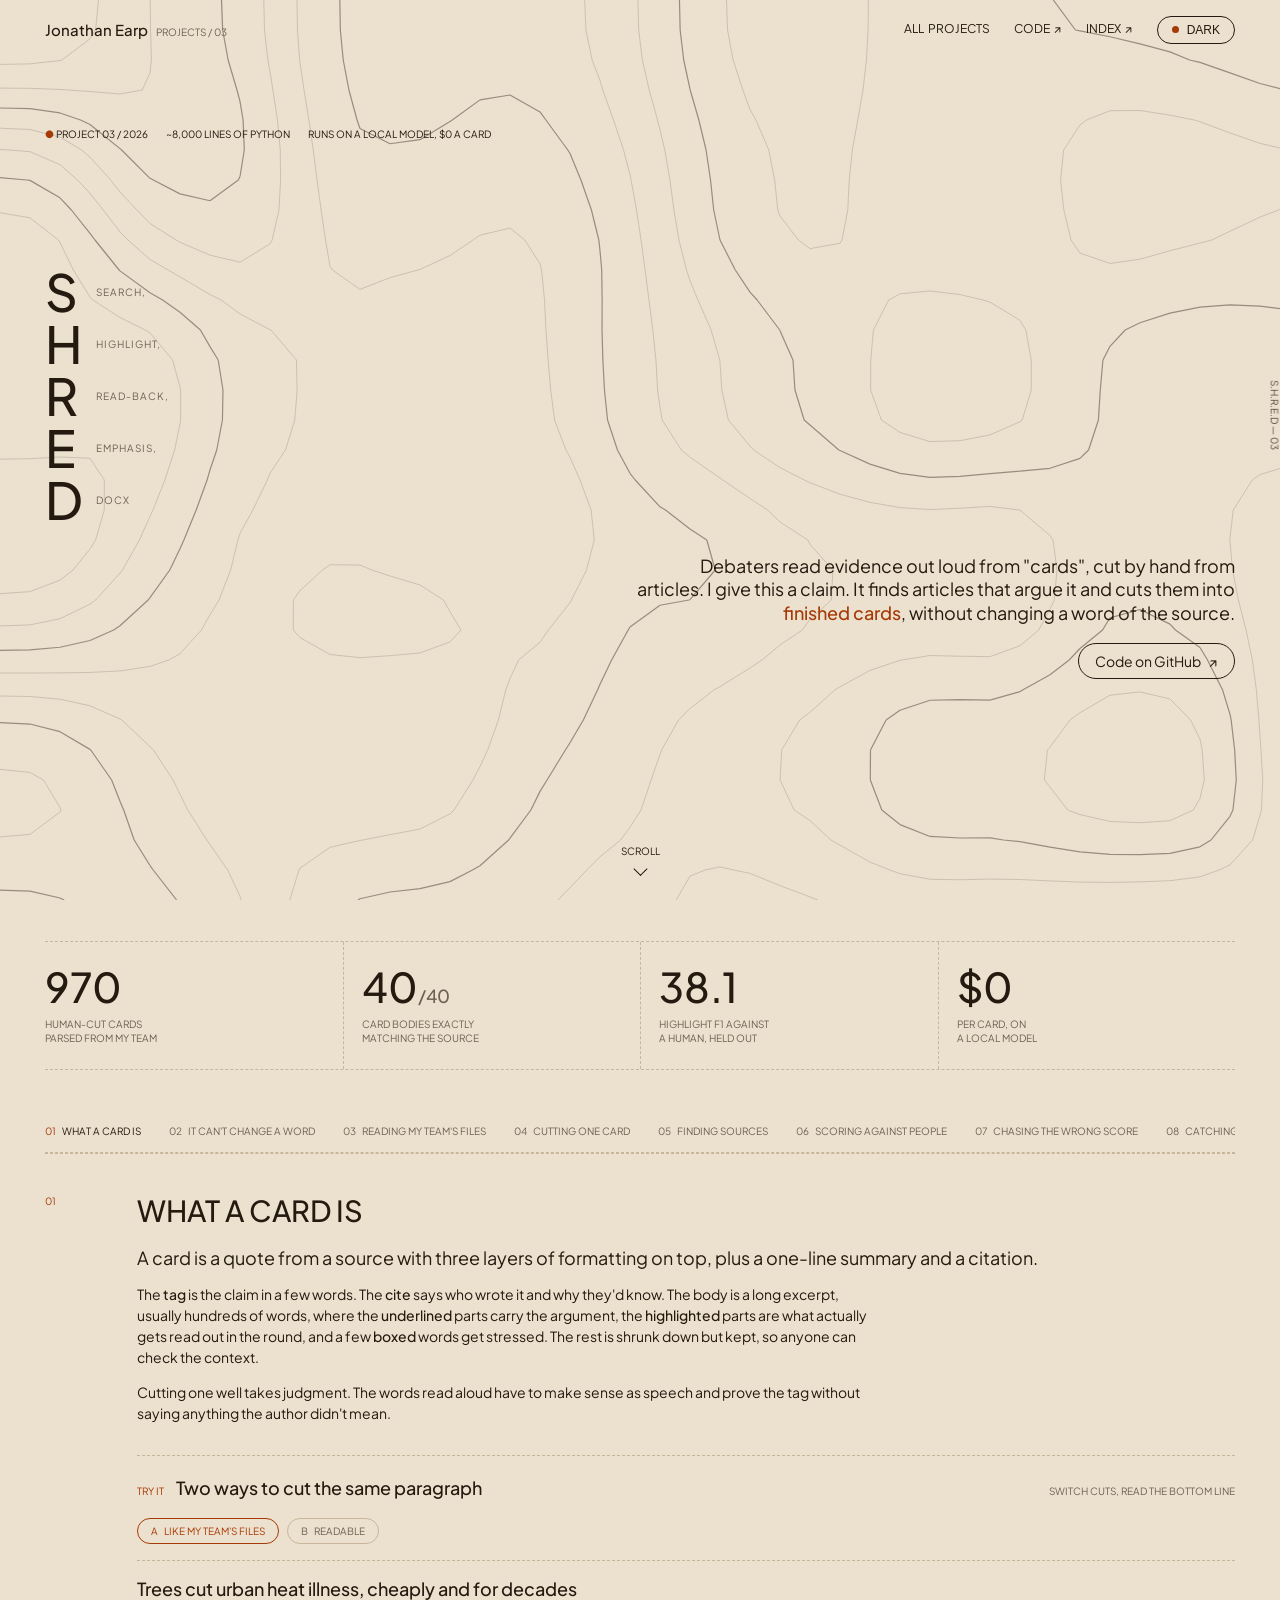
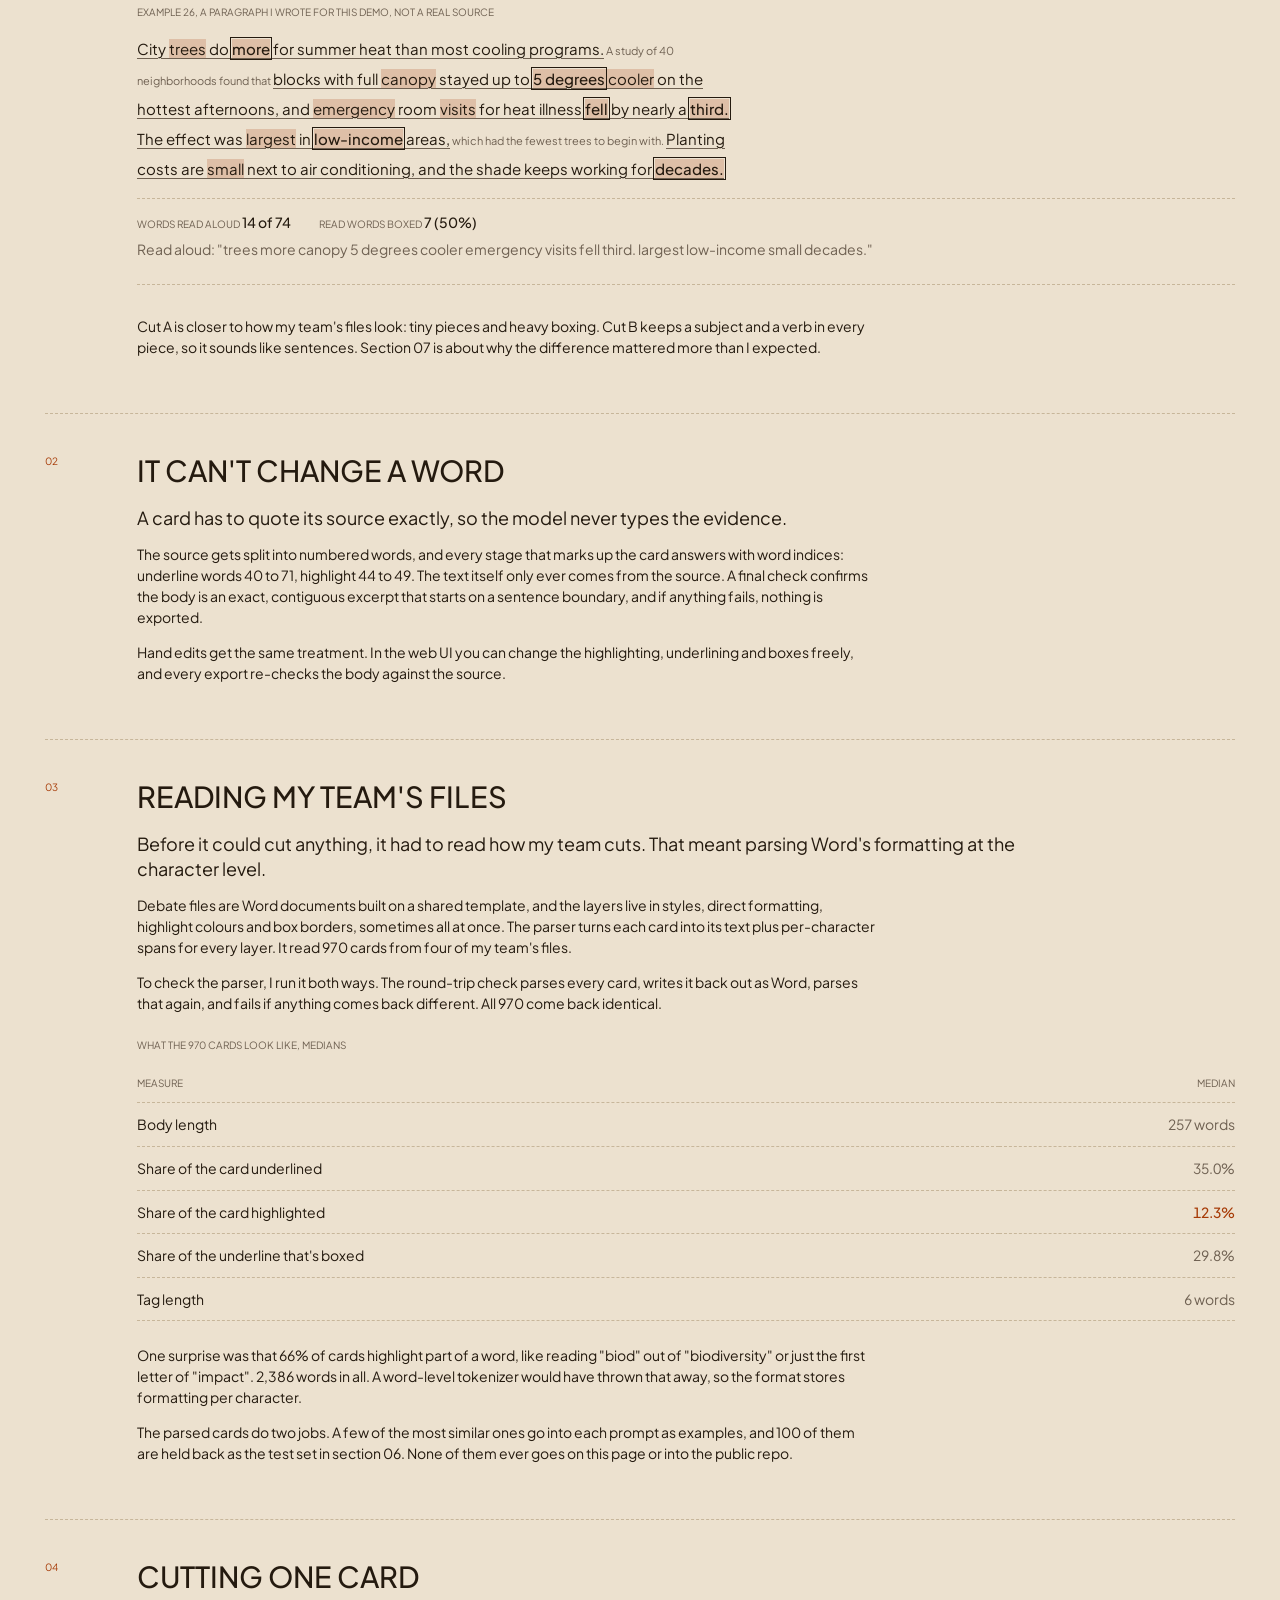
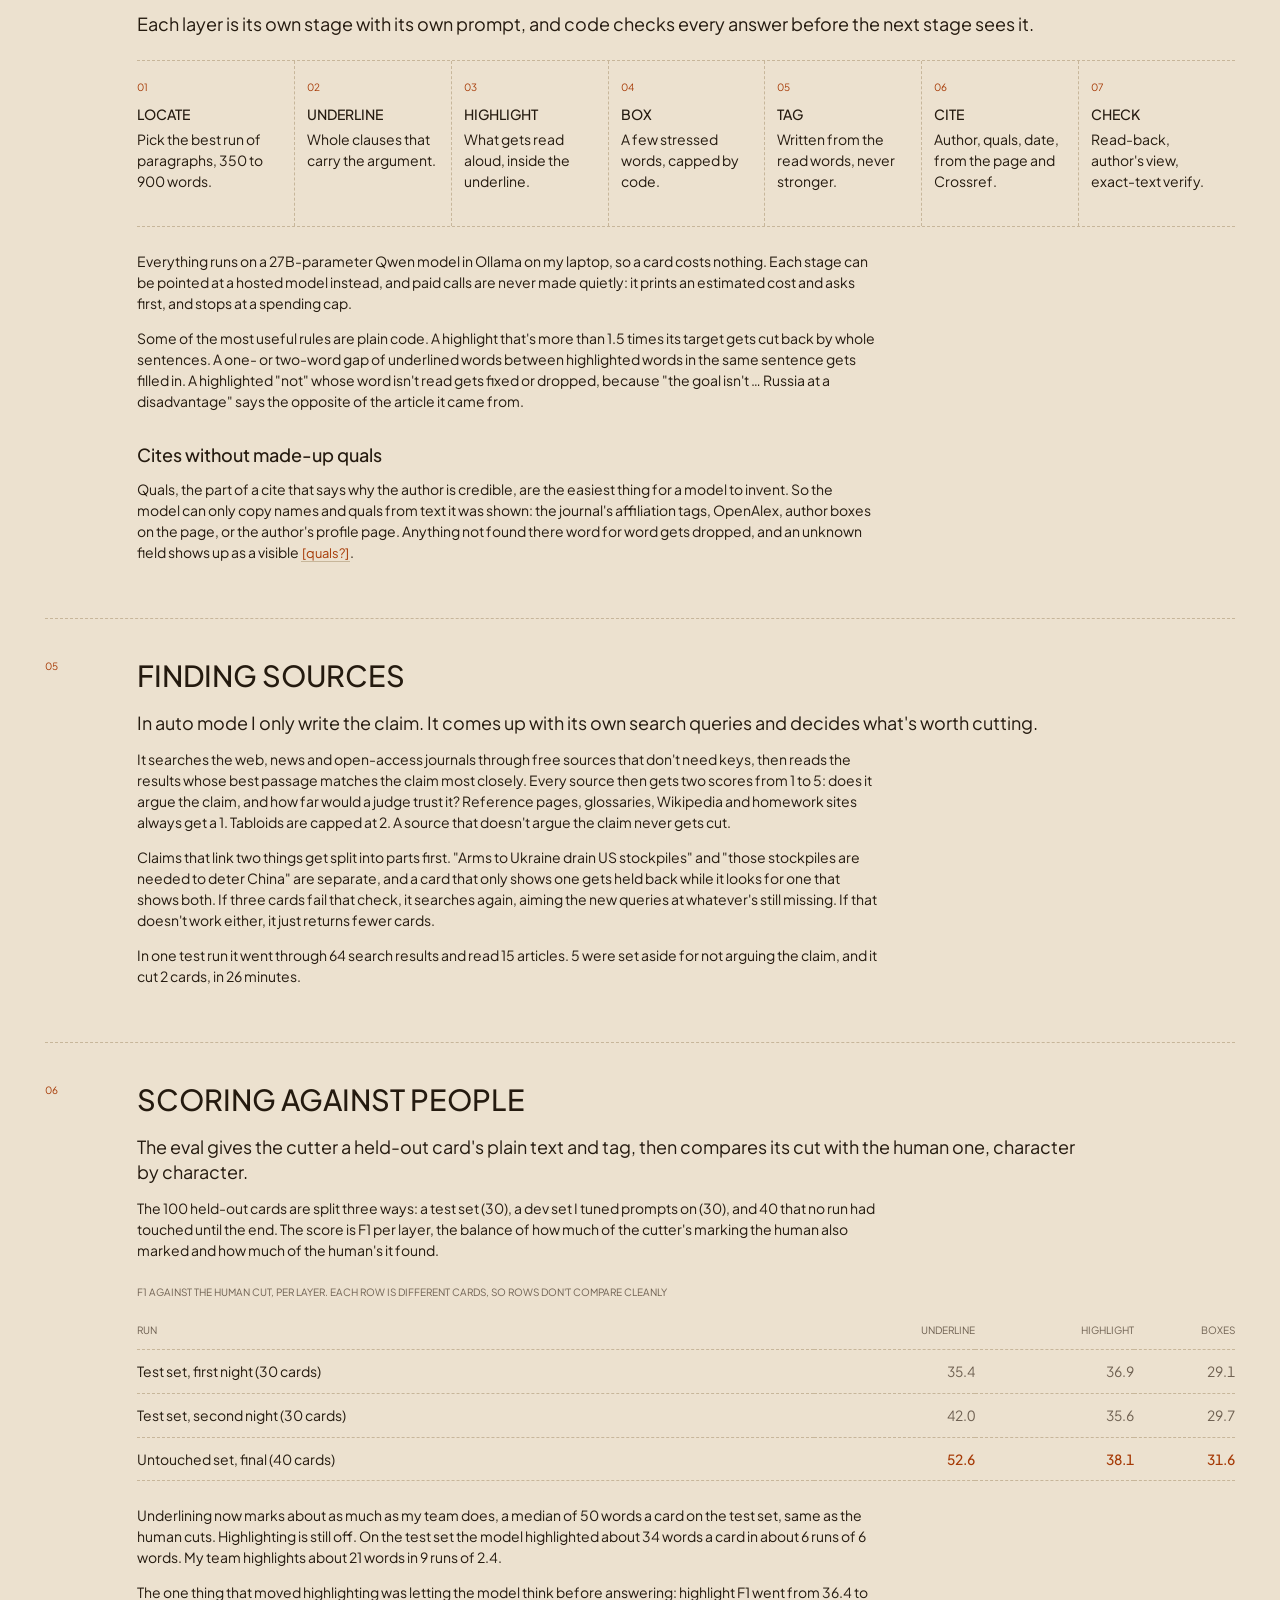
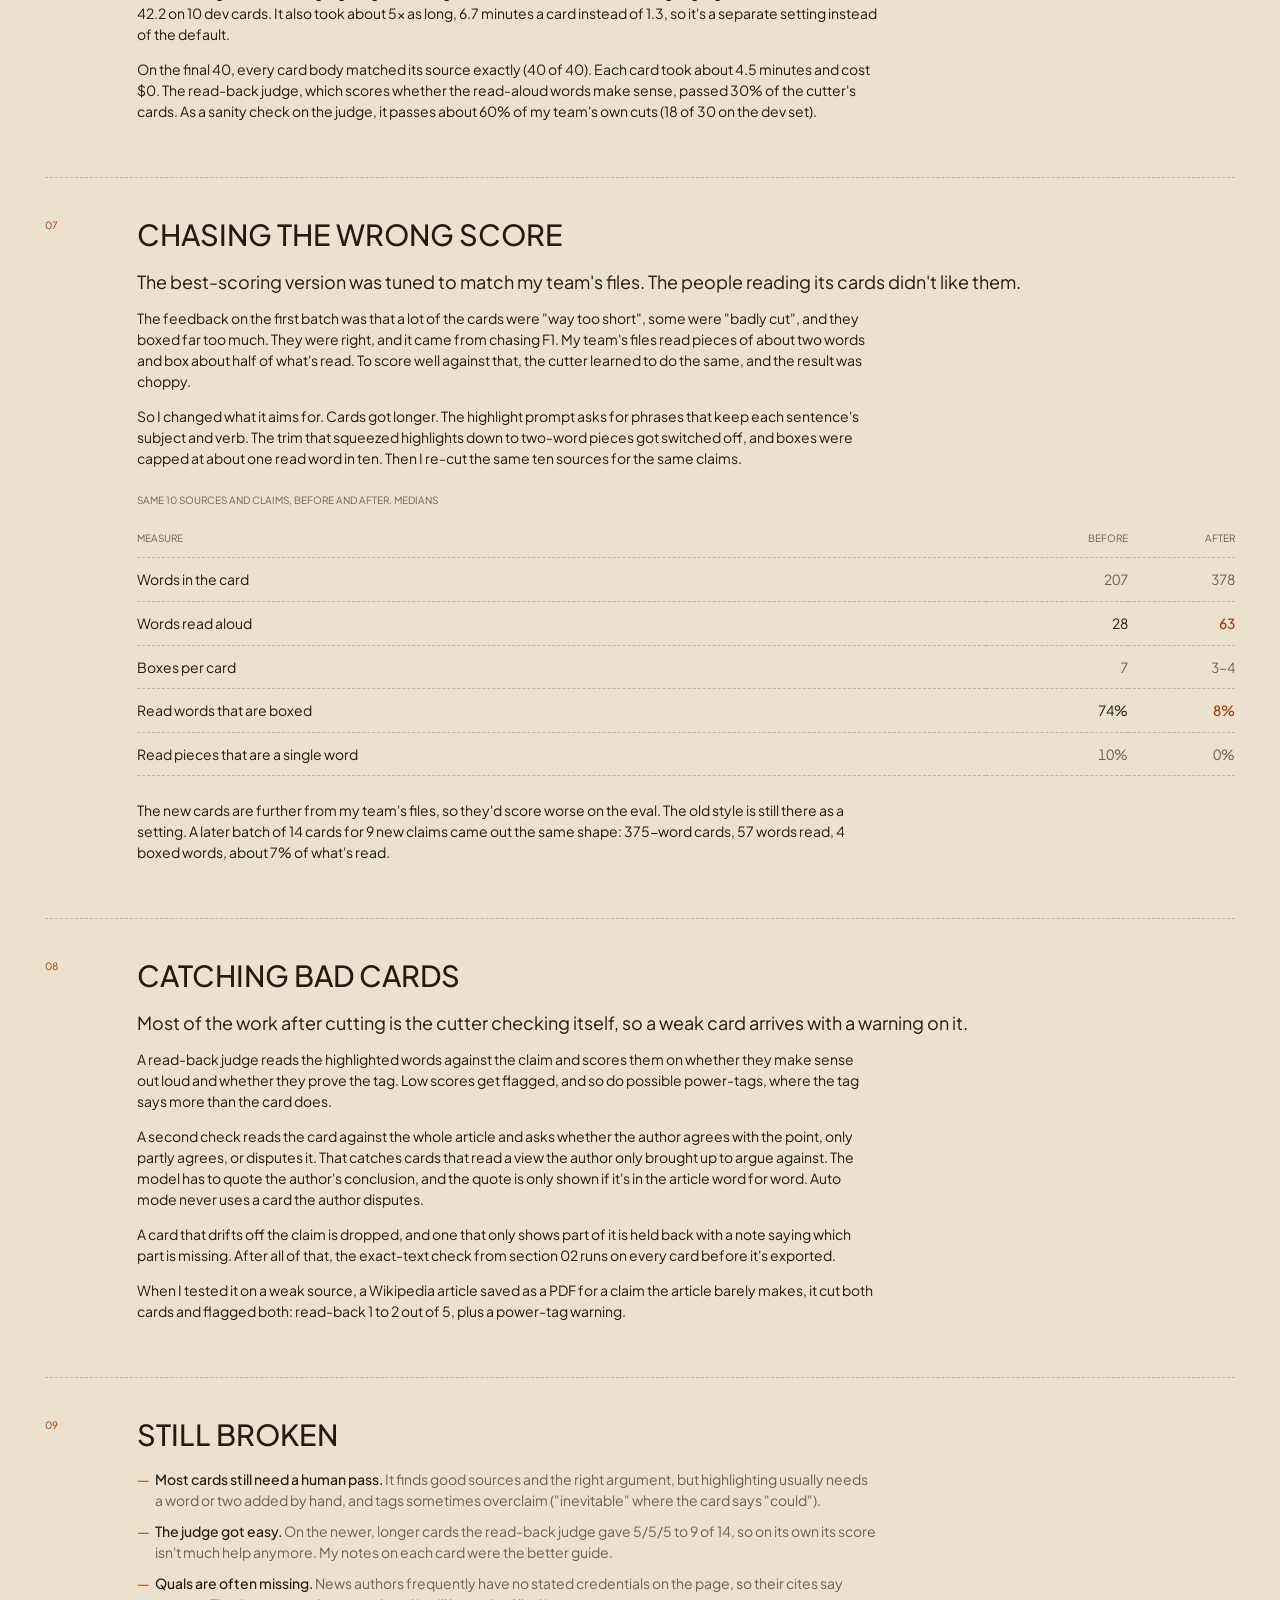
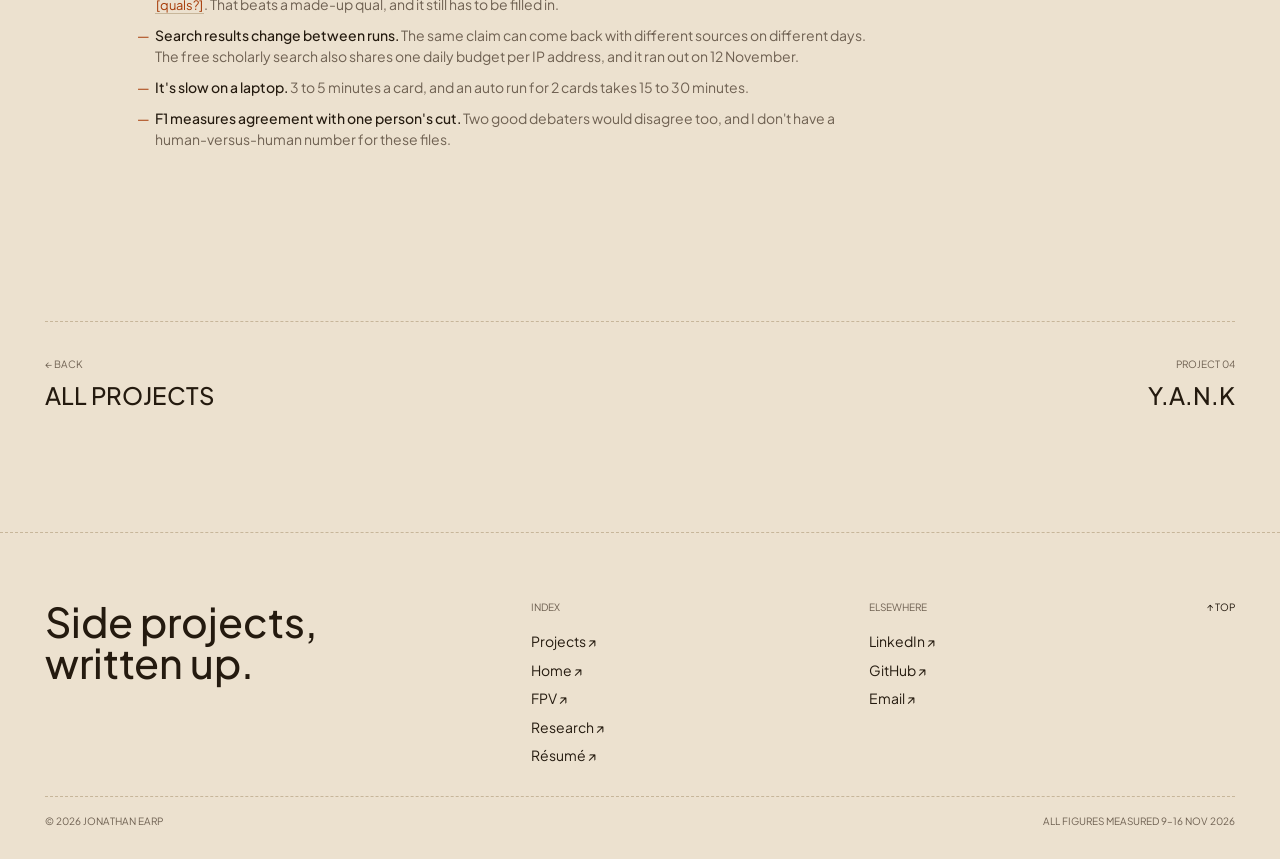
<file: cards/index.html>
<!DOCTYPE html>
<html lang="en">
<head>
    <meta charset="UTF-8">
    <meta name="viewport" content="width=device-width, initial-scale=1.0">
    <title>S.H.R.E.D — Jonathan Earp</title>
    <meta name="description" content="A tool that finds sources for a debate claim and cuts them into evidence cards with a language model running on my laptop. It's scored against 970 cards cut by hand, and the write-up covers where that score and the people reading the cards disagreed.">
    <link rel="icon" type="image/svg+xml" href="../assets/favicon.svg">
    <link rel="apple-touch-icon" href="../assets/apple-touch-icon.png">
    <link rel="canonical" href="https://projects.jonathanearp.xyz/cards/">
    <meta name="author" content="Jonathan Earp">
    <meta name="robots" content="index, follow, max-image-preview:large, max-snippet:-1">
    <meta name="theme-color" content="#100904">

    <meta property="og:type" content="article">
    <meta property="og:site_name" content="Jonathan Earp">
    <meta property="og:title" content="S.H.R.E.D — cutting debate evidence with a local model">
    <meta property="og:description" content="Cutting debate evidence cards with a local language model, scored against 970 cards cut by hand.">
    <meta property="og:url" content="https://projects.jonathanearp.xyz/cards/">
    <meta property="og:image" content="https://jonathanearp.xyz/assets/og.jpg">
    <meta property="og:image:width" content="1200">
    <meta property="og:image:height" content="630">
    <meta name="twitter:card" content="summary_large_image">
    <meta name="twitter:title" content="S.H.R.E.D — cutting debate evidence with a local model">
    <meta name="twitter:description" content="Cutting debate evidence cards with a model running on my laptop.">
    <meta name="twitter:image" content="https://jonathanearp.xyz/assets/og.jpg">
    <meta name="twitter:creator" content="@JonathanEarp_">

    <script type="application/ld+json">
    {
      "@context": "https://schema.org",
      "@type": "TechArticle",
      "headline": "S.H.R.E.D — cutting debate evidence with a local model",
      "description": "A Python pipeline that finds sources for a debate claim and cuts them into Verbatim-formatted evidence cards, with an eval harness scored against human cuts.",
      "url": "https://projects.jonathanearp.xyz/cards/",
      "author": { "@type": "Person", "name": "Jonathan Earp", "@id": "https://jonathanearp.xyz/#jonathan" },
      "isPartOf": { "@id": "https://projects.jonathanearp.xyz/#page" },
      "datePublished": "2026-11-16",
      "keywords": "debate, LLM, Ollama, evaluation, Word, OOXML, Python, information retrieval"
    }
    </script>

    <link rel="preconnect" href="https://fonts.googleapis.com">
    <link rel="preconnect" href="https://fonts.gstatic.com" crossorigin>
    <link href="https://fonts.googleapis.com/css2?family=Plus+Jakarta+Sans:wght@400;500&display=swap" rel="stylesheet">

    <link rel="stylesheet" href="../style.css">

    <script>
      (function () {
        var d = document.documentElement;
        d.classList.add("js");

        /* The five sites are separate origins, so localStorage cannot carry the
           theme between them - toggling on the hub and clicking through used to
           land you back in dark. A cookie on the parent domain does carry, so it
           is read first; localStorage stays as the fallback for local dev, where
           a .jonathanearp.xyz cookie is dropped. With neither set, follow the OS
           instead of forcing dark on someone whose machine is in light mode. */
        var t = "";
        var m = document.cookie.match(/(?:^|;\s*)theme=(dark|light)/);
        if (m) t = m[1];
        if (!t) { try { t = localStorage.getItem("theme") || ""; } catch (e) {} }
        if (!t && window.matchMedia &&
            matchMedia("(prefers-color-scheme: light)").matches) t = "light";
        d.dataset.theme = t === "light" ? "light" : "dark";

        /* Written by the toggle in every site's script - one place that knows
           about the cookie, so the five copies of the toggle stay trivial. */
        window.__setTheme = function (next) {
          d.dataset.theme = next;
          try { localStorage.setItem("theme", next); } catch (e) {}
          try {
            var dom = /(^|\.)jonathanearp\.xyz$/i.test(location.hostname)
              ? ";domain=.jonathanearp.xyz" : "";
            document.cookie = "theme=" + next +
              ";path=/;max-age=31536000;samesite=lax" + dom +
              (location.protocol === "https:" ? ";secure" : "");
          } catch (e) {}
        };
      })();
    </script>
</head>
<body>

    <div class="vlabel" aria-hidden="true">S.H.R.E.D — 03</div>

    <header class="topbar">
        <div class="topbar__inner">
            <a href="../" class="brand">Jonathan Earp <span class="brand__crumb">Projects / 03</span></a>
            <nav class="topnav" id="topnav">
                <a href="../" class="topnav__link">All projects</a>
                <a href="https://github.com/earpjonathan/S.H.R.E.D" class="topnav__link" target="_blank" rel="noopener">Code ↗</a>
                <a href="https://jonathanearp.xyz" class="topnav__link">Index ↗</a>
                <button class="theme-toggle" id="theme-toggle" type="button" aria-label="Toggle color theme">
                    <span class="theme-toggle__dot"></span><span class="theme-toggle__label"></span>
                </button>
            </nav>
            <button class="nav-toggle" id="nav-toggle" type="button"
                    aria-label="Menu" aria-expanded="false" aria-controls="topnav">
                <span></span><span></span>
            </button>
        </div>
    </header>

    <main id="top">

        <!-- ============ HERO ============ -->
        <section class="hero wrap">
            <canvas id="topo" data-topo data-interactive="true" aria-hidden="true"></canvas>
            <div class="hero__eyebrow mono" data-reveal>
                <span><span class="dot">●</span> Project 03 / 2026</span>
                <span>~8,000 lines of Python</span>
                <span>Runs on a local model, $0 a card</span>
            </div>
            <h1 class="hero__title acro" data-reveal style="--i:1" aria-label="SHRED">
                <span class="acro__r"><span class="acro__c">S</span><span class="acro__w">Search,</span></span>
                <span class="acro__r"><span class="acro__c">H</span><span class="acro__w">Highlight,</span></span>
                <span class="acro__r"><span class="acro__c">R</span><span class="acro__w">Read-back,</span></span>
                <span class="acro__r"><span class="acro__c">E</span><span class="acro__w">Emphasis,</span></span>
                <span class="acro__r"><span class="acro__c">D</span><span class="acro__w">Docx</span></span>
            </h1>
            <p class="hero__lead" data-reveal style="--i:2">
                Debaters read evidence out loud from "cards", cut by hand from articles. I give
                this a claim. It finds articles that argue it and cuts them into
                <b>finished cards</b>, without changing a word of the source.
            </p>
            <div class="hero__actions" data-reveal style="--i:3">
                <a class="btn-ghost" href="https://github.com/earpjonathan/S.H.R.E.D" target="_blank" rel="noopener">Code on GitHub <span aria-hidden="true">↗</span></a>
            </div>

            <div class="scroll-prompt" aria-hidden="true"><span>Scroll</span><span class="chev"></span></div>
        </section>

        <div class="wrap">

            <div class="stats" data-reveal>
                <div class="stat"><div class="stat__n">970</div><div class="stat__l">Human-cut cards<br>parsed from my team</div></div>
                <div class="stat"><div class="stat__n">40<small>/40</small></div><div class="stat__l">Card bodies exactly<br>matching the source</div></div>
                <div class="stat"><div class="stat__n">38.1</div><div class="stat__l">Highlight F1 against<br>a human, held out</div></div>
                <div class="stat"><div class="stat__n">$0</div><div class="stat__l">Per card, on<br>a local model</div></div>
            </div>

            <nav class="chapnav" id="chapnav" aria-label="Chapters">
                <a href="#card"><span>01</span> What a card is</a>
                <a href="#exact"><span>02</span> It can't change a word</a>
                <a href="#files"><span>03</span> Reading my team's files</a>
                <a href="#cut"><span>04</span> Cutting one card</a>
                <a href="#search"><span>05</span> Finding sources</a>
                <a href="#score"><span>06</span> Scoring against people</a>
                <a href="#recut"><span>07</span> Chasing the wrong score</a>
                <a href="#checks"><span>08</span> Catching bad cards</a>
                <a href="#broken"><span>09</span> Still broken</a>
            </nav>

            <!-- ============ 01 ============ -->
            <section class="block" id="card" data-reveal>
                <div class="block__no">01</div>
                <div class="block__body">
                    <h2 class="block__h">What a card is</h2>
                    <p class="lede">
                        A card is a quote from a source with three layers of formatting on top,
                        plus a one-line summary and a citation.
                    </p>
                    <p>
                        The <strong>tag</strong> is the claim in a few words. The <strong>cite</strong>
                        says who wrote it and why they'd know. The body is a long excerpt, usually
                        hundreds of words, where the <strong>underlined</strong> parts carry the
                        argument, the <strong>highlighted</strong> parts are what actually gets read
                        out in the round, and a few <strong>boxed</strong> words get stressed. The
                        rest is shrunk down but kept, so anyone can check the context.
                    </p>
                    <p>
                        Cutting one well takes judgment. The words read aloud have to make sense
                        as speech and prove the tag without saying anything the author didn't
                        mean.
                    </p>

                    <div class="demo demo--card" id="card-demo">
                        <div class="demo__head">
                            <span class="demo__k">Try it</span>
                            <span class="demo__t">Two ways to cut the same paragraph</span>
                            <span class="demo__hint">Switch cuts, read the bottom line</span>
                        </div>
                        <div class="demo__ctl">
                            <span class="sgroup" data-group="style">
                                <button class="sbtn is-on" data-v="files" type="button"><span class="sbtn__n">A</span>Like my team's files</button>
                                <button class="sbtn" data-v="reader" type="button"><span class="sbtn__n">B</span>Readable</button>
                            </span>
                        </div>
                        <div class="ccard">
                            <div class="ccard__tag">Trees cut urban heat illness, cheaply and for decades</div>
                            <div class="ccard__cite">Example 26, a paragraph I wrote for this demo, not a real source</div>
                            <p class="ccard__body" data-read="body"></p>
                        </div>
                        <div class="demo__read">
                            <span>Words read aloud <b data-read="nread">·</b></span>
                            <span>Read words boxed <b data-read="nbox">·</b></span>
                            <span class="demo__note" data-read="spoken"></span>
                        </div>
                    </div>

                    <p>
                        Cut A is closer to how my team's files look: tiny pieces and heavy boxing.
                        Cut B keeps a subject and a verb in every piece, so it sounds like
                        sentences. Section 07 is about why the difference mattered more than
                        I expected.
                    </p>
                </div>
            </section>

            <!-- ============ 02 ============ -->
            <section class="block" id="exact" data-reveal>
                <div class="block__no">02</div>
                <div class="block__body">
                    <h2 class="block__h">It can't change a word</h2>
                    <p class="lede">
                        A card has to quote its source exactly, so the model never types the
                        evidence.
                    </p>
                    <p>
                        The source gets split into numbered words, and every stage that marks up
                        the card answers with word indices: underline words 40 to
                        71, highlight 44 to 49. The text itself only ever comes from the source.
                        A final check confirms the body is an exact, contiguous excerpt that
                        starts on a sentence boundary, and if anything fails, nothing is exported.
                    </p>
                    <p>
                        Hand edits get the same treatment. In the web UI you can change the
                        highlighting, underlining and boxes freely, and every export re-checks the
                        body against the source.
                    </p>
                </div>
            </section>

            <!-- ============ 03 ============ -->
            <section class="block" id="files" data-reveal>
                <div class="block__no">03</div>
                <div class="block__body">
                    <h2 class="block__h">Reading my team's files</h2>
                    <p class="lede">
                        Before it could cut anything, it had to read how my team cuts. That meant
                        parsing Word's formatting at the character level.
                    </p>
                    <p>
                        Debate files are Word documents built on a shared template, and the
                        layers live in styles, direct formatting, highlight colours and box
                        borders, sometimes all at once. The parser turns each card into its text
                        plus per-character spans for every layer. It read
                        970 cards from four of my team's files.
                    </p>
                    <p>
                        To check the parser, I run it both ways. The round-trip check parses
                        every card, writes it back out as Word, parses that again, and fails if
                        anything comes back different. All 970 come back identical.
                    </p>

                    <table class="dtable">
                        <caption>What the 970 cards look like, medians</caption>
                        <thead><tr><th>Measure</th><th class="num">Median</th></tr></thead>
                        <tbody>
                            <tr><td>Body length</td><td class="num">257 words</td></tr>
                            <tr><td>Share of the card underlined</td><td class="num">35.0%</td></tr>
                            <tr class="is-key"><td>Share of the card highlighted</td><td class="num"><strong>12.3%</strong></td></tr>
                            <tr><td>Share of the underline that's boxed</td><td class="num">29.8%</td></tr>
                            <tr><td>Tag length</td><td class="num">6 words</td></tr>
                        </tbody>
                    </table>

                    <p>
                        One surprise was that 66% of cards highlight part of a word, like
                        reading "biod" out of "biodiversity" or just the first letter of "impact".
                        2,386 words in all. A word-level tokenizer would have thrown that away, so
                        the format stores formatting per character.
                    </p>
                    <p>
                        The parsed cards do two jobs. A few of the most similar ones go into each
                        prompt as examples, and 100 of them are held back as the test set in
                        section 06. None of them ever goes on this page or into the public repo.
                    </p>
                </div>
            </section>

            <!-- ============ 04 ============ -->
            <section class="block" id="cut" data-reveal>
                <div class="block__no">04</div>
                <div class="block__body">
                    <h2 class="block__h">Cutting one card</h2>
                    <p class="lede">
                        Each layer is its own stage with its own prompt, and code checks every
                        answer before the next stage sees it.
                    </p>

                    <div class="pipe">
                        <div class="pipe__s"><div class="pipe__n">01</div><div class="pipe__h">Locate</div><p class="pipe__p">Pick the best run of paragraphs, 350 to 900 words.</p></div>
                        <div class="pipe__s"><div class="pipe__n">02</div><div class="pipe__h">Underline</div><p class="pipe__p">Whole clauses that carry the argument.</p></div>
                        <div class="pipe__s"><div class="pipe__n">03</div><div class="pipe__h">Highlight</div><p class="pipe__p">What gets read aloud, inside the underline.</p></div>
                        <div class="pipe__s"><div class="pipe__n">04</div><div class="pipe__h">Box</div><p class="pipe__p">A few stressed words, capped by code.</p></div>
                        <div class="pipe__s"><div class="pipe__n">05</div><div class="pipe__h">Tag</div><p class="pipe__p">Written from the read words, never stronger.</p></div>
                        <div class="pipe__s"><div class="pipe__n">06</div><div class="pipe__h">Cite</div><p class="pipe__p">Author, quals, date, from the page and Crossref.</p></div>
                        <div class="pipe__s"><div class="pipe__n">07</div><div class="pipe__h">Check</div><p class="pipe__p">Read-back, author's view, exact-text verify.</p></div>
                    </div>

                    <p>
                        Everything runs on a 27B-parameter Qwen model in Ollama on my laptop, so a
                        card costs nothing. Each stage can be pointed at a hosted model instead,
                        and paid calls are never made quietly: it prints an estimated cost and
                        asks first, and stops at a spending cap.
                    </p>
                    <p>
                        Some of the most useful rules are plain code. A highlight that's more than
                        1.5 times its target gets cut back by whole sentences. A one- or two-word
                        gap of underlined words between highlighted words in the same sentence gets
                        filled in. A highlighted "not" whose word isn't read gets fixed or dropped,
                        because "the goal isn't … Russia at a disadvantage" says the opposite of
                        the article it came from.
                    </p>

                    <h3 class="block__sub">Cites without made-up quals</h3>
                    <p>
                        Quals, the part of a cite that says why the author is credible, are the
                        easiest thing for a model to invent. So the model can only copy names and
                        quals from text it was shown: the journal's affiliation tags, OpenAlex,
                        author boxes on the page, or the author's profile page. Anything not found
                        there word for word gets dropped, and an unknown field shows up as a
                        visible <code>[quals?]</code>.
                    </p>
                </div>
            </section>

            <!-- ============ 05 ============ -->
            <section class="block" id="search" data-reveal>
                <div class="block__no">05</div>
                <div class="block__body">
                    <h2 class="block__h">Finding sources</h2>
                    <p class="lede">
                        In auto mode I only write the claim. It comes up with its own search
                        queries and decides what's worth cutting.
                    </p>
                    <p>
                        It searches the web, news and open-access journals through free sources
                        that don't need keys, then reads the results whose best passage matches
                        the claim most closely. Every source then gets two scores
                        from 1 to 5: does it argue the claim, and how far would a judge trust it?
                        Reference pages, glossaries, Wikipedia and homework sites always get a 1.
                        Tabloids are capped at 2. A source that doesn't argue the claim
                        never gets cut.
                    </p>
                    <p>
                        Claims that link two things get split into parts first. "Arms to Ukraine
                        drain US stockpiles" and "those stockpiles are needed to deter China" are
                        separate, and a card that only shows one gets held back while it looks for
                        one that shows both. If three cards fail that check, it searches again,
                        aiming the new queries at whatever's still missing. If that doesn't work
                        either, it just returns fewer cards.
                    </p>
                    <p>
                        In one test run it went through 64 search results and read 15 articles.
                        5 were set aside for not arguing the claim, and it cut 2 cards, in 26
                        minutes.
                    </p>
                </div>
            </section>

            <!-- ============ 06 ============ -->
            <section class="block" id="score" data-reveal>
                <div class="block__no">06</div>
                <div class="block__body">
                    <h2 class="block__h">Scoring against people</h2>
                    <p class="lede">
                        The eval gives the cutter a held-out card's plain text and tag, then
                        compares its cut with the human one, character by character.
                    </p>
                    <p>
                        The 100 held-out cards are split three ways: a test set (30), a dev set I
                        tuned prompts on (30), and 40 that no run had touched until the end. The
                        score is F1 per layer, the balance of how much of the cutter's marking the
                        human also marked and how much of the human's it found.
                    </p>

                    <table class="dtable">
                        <caption>F1 against the human cut, per layer. Each row is different cards, so rows don't compare cleanly</caption>
                        <thead><tr><th>Run</th><th class="num">Underline</th><th class="num">Highlight</th><th class="num">Boxes</th></tr></thead>
                        <tbody>
                            <tr><td>Test set, first night (30 cards)</td><td class="num">35.4</td><td class="num">36.9</td><td class="num">29.1</td></tr>
                            <tr><td>Test set, second night (30 cards)</td><td class="num">42.0</td><td class="num">35.6</td><td class="num">29.7</td></tr>
                            <tr class="is-key"><td>Untouched set, final (40 cards)</td><td class="num"><strong>52.6</strong></td><td class="num"><strong>38.1</strong></td><td class="num"><strong>31.6</strong></td></tr>
                        </tbody>
                    </table>

                    <p>
                        Underlining now marks about as much as my team does, a median of 50 words
                        a card on the test set, same as the human cuts. Highlighting is still off.
                        On the test set the model highlighted about 34 words a card in about 6 runs
                        of 6 words. My team highlights about 21 words in 9 runs of 2.4.
                    </p>
                    <p>
                        The one thing that moved highlighting was letting the model think before
                        answering: highlight F1 went from 36.4 to 42.2 on 10 dev
                        cards. It also took about 5× as long, 6.7 minutes a card instead of 1.3, so
                        it's a separate setting instead of the default.
                    </p>
                    <p>
                        On the final 40, every card body matched its source exactly (40 of 40).
                        Each card took about 4.5 minutes and cost $0. The read-back judge, which
                        scores whether the read-aloud words make sense, passed 30% of the
                        cutter's cards. As a sanity check on the judge, it passes about 60% of my
                        team's own cuts (18 of 30 on the dev set).
                    </p>
                </div>
            </section>

            <!-- ============ 07 ============ -->
            <section class="block" id="recut" data-reveal>
                <div class="block__no">07</div>
                <div class="block__body">
                    <h2 class="block__h">Chasing the wrong score</h2>
                    <p class="lede">
                        The best-scoring version was tuned to match my team's files. The people
                        reading its cards didn't like them.
                    </p>
                    <p>
                        The feedback on the first batch was that a lot of the cards were "way too
                        short", some were "badly cut", and they boxed far too much. They were
                        right, and it came from chasing F1. My team's files read pieces of
                        about two words and box about half of what's read. To score well against
                        that, the cutter learned to do the same, and the result was choppy.
                    </p>
                    <p>
                        So I changed what it aims for. Cards got longer. The highlight prompt asks
                        for phrases that keep each sentence's subject and verb. The trim that
                        squeezed highlights down to two-word pieces got switched off, and boxes
                        were capped at about one read word in ten. Then I re-cut the same ten
                        sources for the same claims.
                    </p>

                    <table class="dtable">
                        <caption>Same 10 sources and claims, before and after. Medians</caption>
                        <thead><tr><th>Measure</th><th class="num">Before</th><th class="num">After</th></tr></thead>
                        <tbody>
                            <tr><td>Words in the card</td><td class="num">207</td><td class="num">378</td></tr>
                            <tr class="is-key"><td>Words read aloud</td><td class="num">28</td><td class="num"><strong>63</strong></td></tr>
                            <tr><td>Boxes per card</td><td class="num">7</td><td class="num">3–4</td></tr>
                            <tr class="is-key"><td>Read words that are boxed</td><td class="num">74%</td><td class="num"><strong>8%</strong></td></tr>
                            <tr><td>Read pieces that are a single word</td><td class="num">10%</td><td class="num">0%</td></tr>
                        </tbody>
                    </table>

                    <p>
                        The new cards are further from my team's files, so they'd score worse on
                        the eval. The old style is still there as a setting. A later batch of 14 cards for 9 new claims came out the same shape:
                        375-word cards, 57 words read, 4 boxed words, about 7% of what's read.
                    </p>
                </div>
            </section>

            <!-- ============ 08 ============ -->
            <section class="block" id="checks" data-reveal>
                <div class="block__no">08</div>
                <div class="block__body">
                    <h2 class="block__h">Catching bad cards</h2>
                    <p class="lede">
                        Most of the work after cutting is the cutter checking itself, so a weak
                        card arrives with a warning on it.
                    </p>
                    <p>
                        A read-back judge reads the highlighted words against the claim and scores
                        them on whether they make sense out loud and whether they prove the tag.
                        Low scores get flagged, and so do possible power-tags, where the tag says
                        more than the card does.
                    </p>
                    <p>
                        A second check reads the card against the whole article and asks whether
                        the author agrees with the point, only partly agrees, or disputes it. That
                        catches cards that read a view the author only brought up to argue
                        against. The model has to quote the author's conclusion, and the quote is
                        only shown if it's in the article word for word. Auto mode never uses a
                        card the author disputes.
                    </p>
                    <p>
                        A card that drifts off the claim is dropped, and one that only shows part
                        of it is held back with a note saying which part is missing. After all of
                        that, the exact-text check from section 02 runs on every card before it's
                        exported.
                    </p>
                    <p>
                        When I tested it on a weak source, a Wikipedia article saved as a
                        PDF for a claim the article barely makes, it cut both cards and flagged
                        both: read-back 1 to 2 out of 5, plus a power-tag warning.
                    </p>
                </div>
            </section>

            <!-- ============ 09 ============ -->
            <section class="block" id="broken" data-reveal>
                <div class="block__no">09</div>
                <div class="block__body">
                    <h2 class="block__h">Still broken</h2>
                    <ul class="dlist">
                        <li><strong>Most cards still need a human pass.</strong> It finds good sources and the right argument, but highlighting usually needs a word or two added by hand, and tags sometimes overclaim ("inevitable" where the card says "could").</li>
                        <li><strong>The judge got easy.</strong> On the newer, longer cards the read-back judge gave 5/5/5 to 9 of 14, so on its own its score isn't much help anymore. My notes on each card were the better guide.</li>
                        <li><strong>Quals are often missing.</strong> News authors frequently have no stated credentials on the page, so their cites say <code>[quals?]</code>. That beats a made-up qual, and it still has to be filled in.</li>
                        <li><strong>Search results change between runs.</strong> The same claim can come back with different sources on different days. The free scholarly search also shares one daily budget per IP address, and it ran out on 12 November.</li>
                        <li><strong>It's slow on a laptop.</strong> 3 to 5 minutes a card, and an auto run for 2 cards takes 15 to 30 minutes.</li>
                        <li><strong>F1 measures agreement with one person's cut.</strong> Two good debaters would disagree too, and I don't have a human-versus-human number for these files.</li>
                    </ul>
                </div>
            </section>

            <nav class="pnav" aria-label="Project navigation">
                <a href="../">
                    <span class="pnav__side">← Back</span>
                    <span class="pnav__t">All projects</span>
                </a>
                <a href="../shuttle/" style="text-align:right">
                    <span class="pnav__side">Project 04</span>
                    <span class="pnav__t">Y.A.N.K</span>
                </a>
            </nav>

        </div>
    </main>

    <footer class="foot">
        <div class="wrap">
            <div class="foot__grid">
                <div class="foot__col"><div class="foot__big">Side projects,<br>written up.</div></div>
                <div class="foot__col">
                    <h4>Index</h4>
                    <ul>
                        <li><a href="../">Projects ↗</a></li>
                        <li><a href="https://jonathanearp.xyz">Home ↗</a></li>
                        <li><a href="https://fpv.jonathanearp.xyz">FPV ↗</a></li>
                        <li><a href="https://research.jonathanearp.xyz">Research ↗</a></li>
                        <li><a href="https://resume.jonathanearp.xyz">Résumé ↗</a></li>
                    </ul>
                </div>
                <div class="foot__col">
                    <h4>Elsewhere</h4>
                    <ul>
                        <li><a href="https://www.linkedin.com/in/earpjonathan/" target="_blank" rel="noopener">LinkedIn ↗</a></li>
                        <li><a href="https://github.com/earpjonathan" target="_blank" rel="noopener">GitHub ↗</a></li>
                        <li><a href="mailto:jonathan.earp55@gmail.com">Email ↗</a></li>
                    </ul>
                </div>
                <a href="#top" class="to-top">↑ Top</a>
            </div>
            <div class="foot__bar">
                <span>© <span id="year">2026</span> Jonathan Earp</span>
                <span>All figures measured 9–16 Nov 2026</span>
            </div>
        </div>
    </footer>

    <script src="../topo.js"></script>
    <script src="../script.js"></script>
    <script src="page.js"></script>
</body>
</html>
</file>
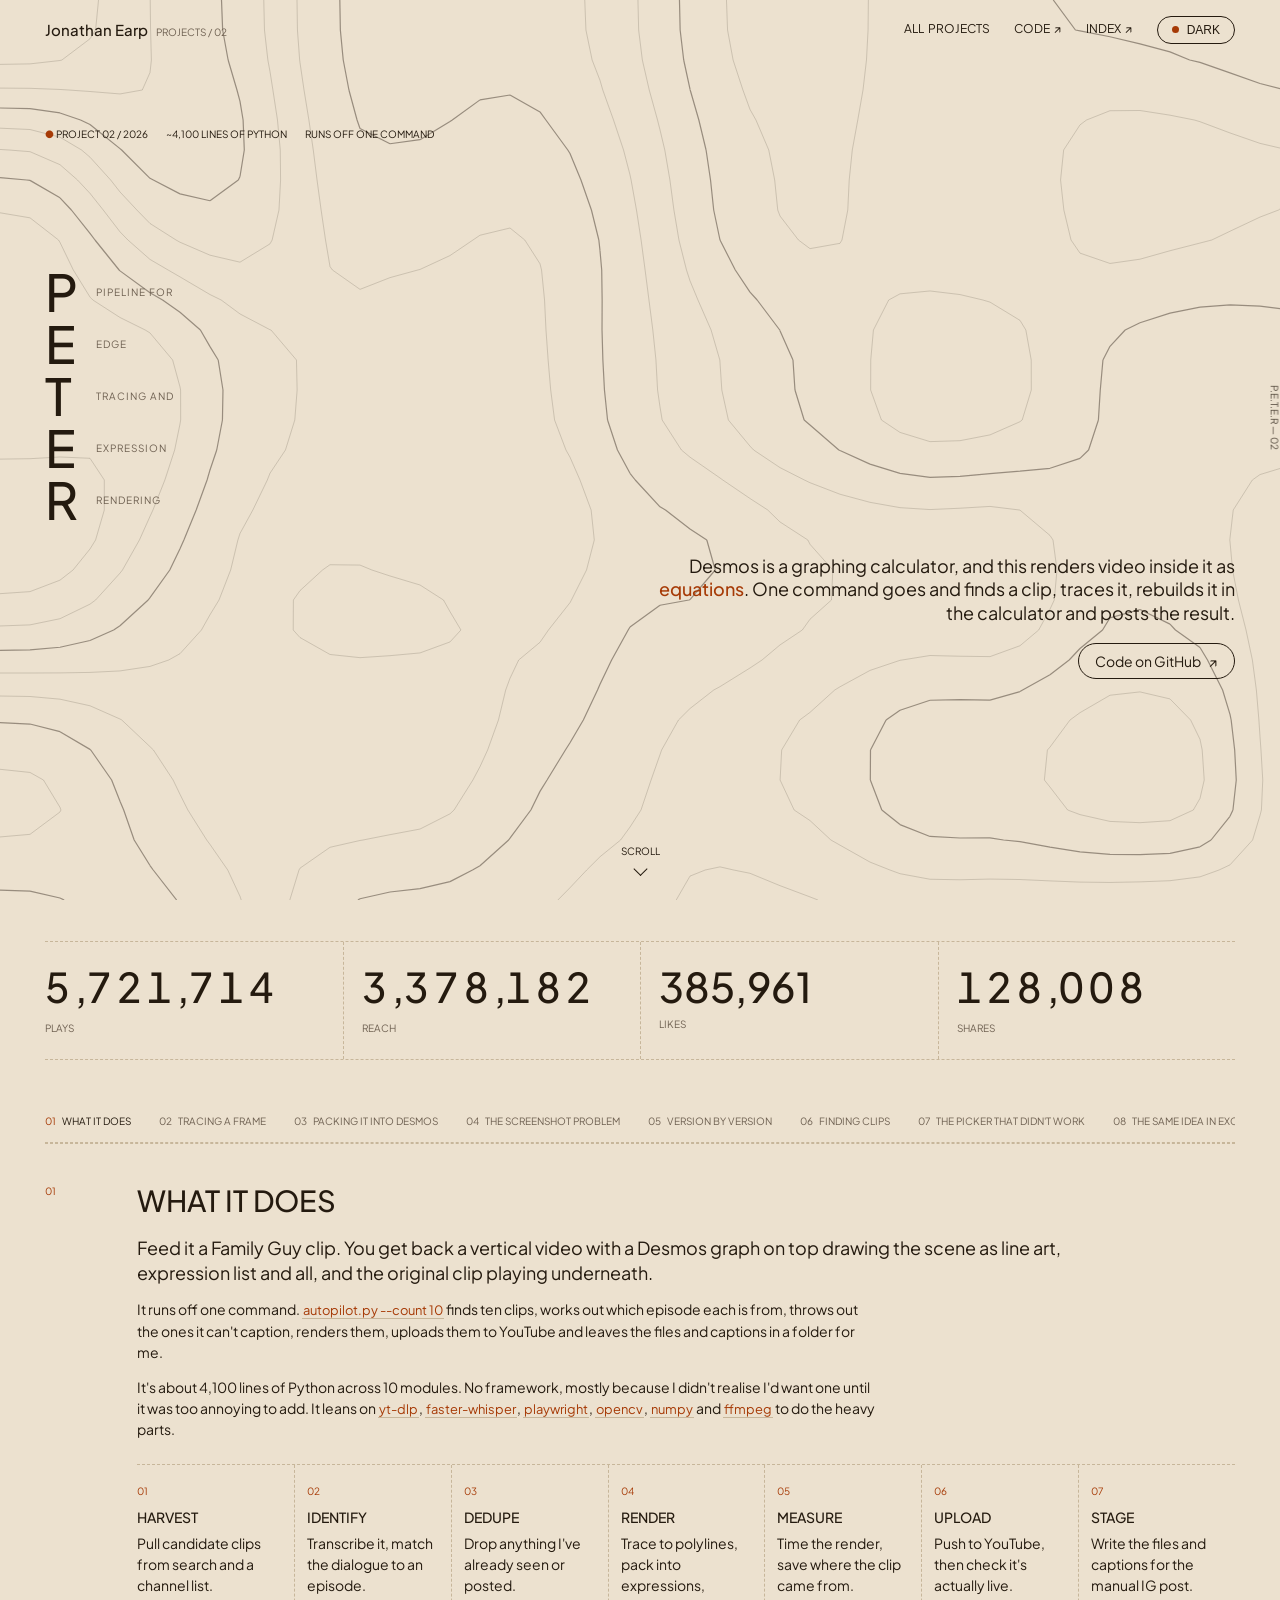
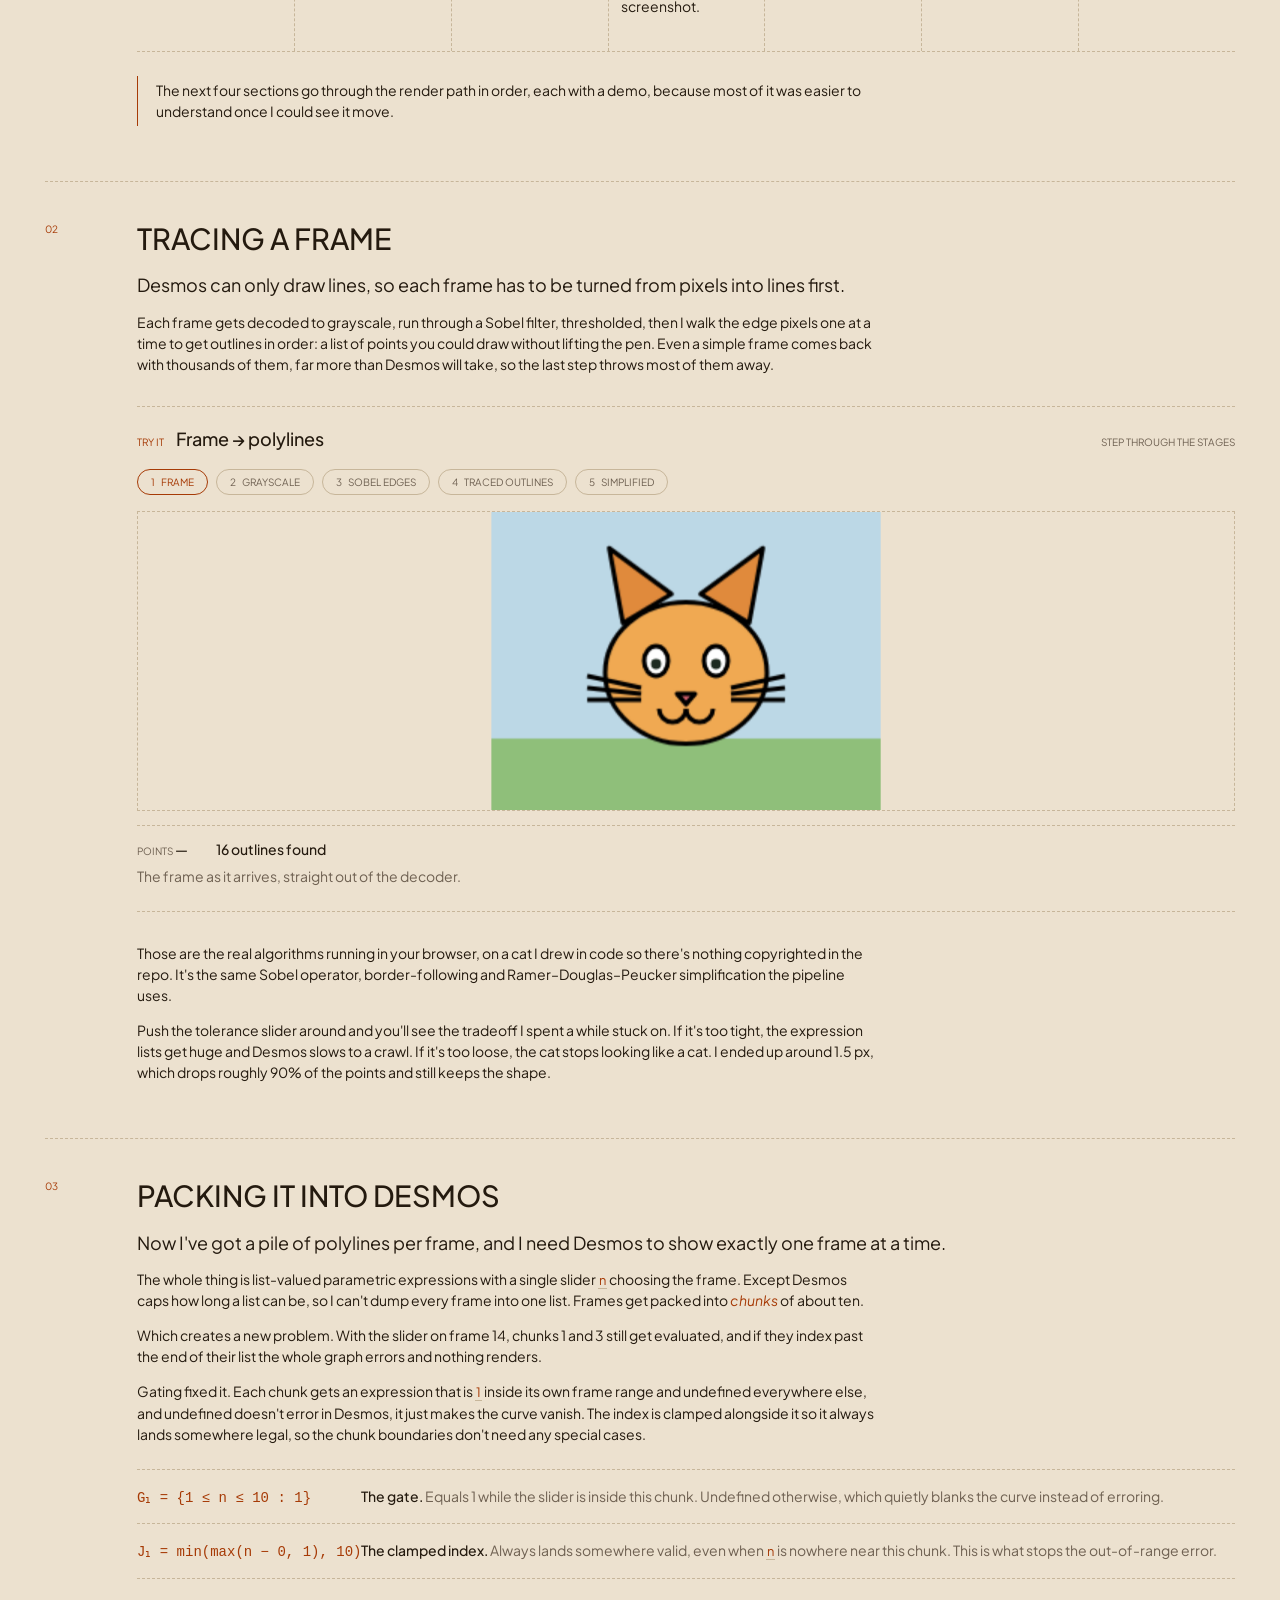
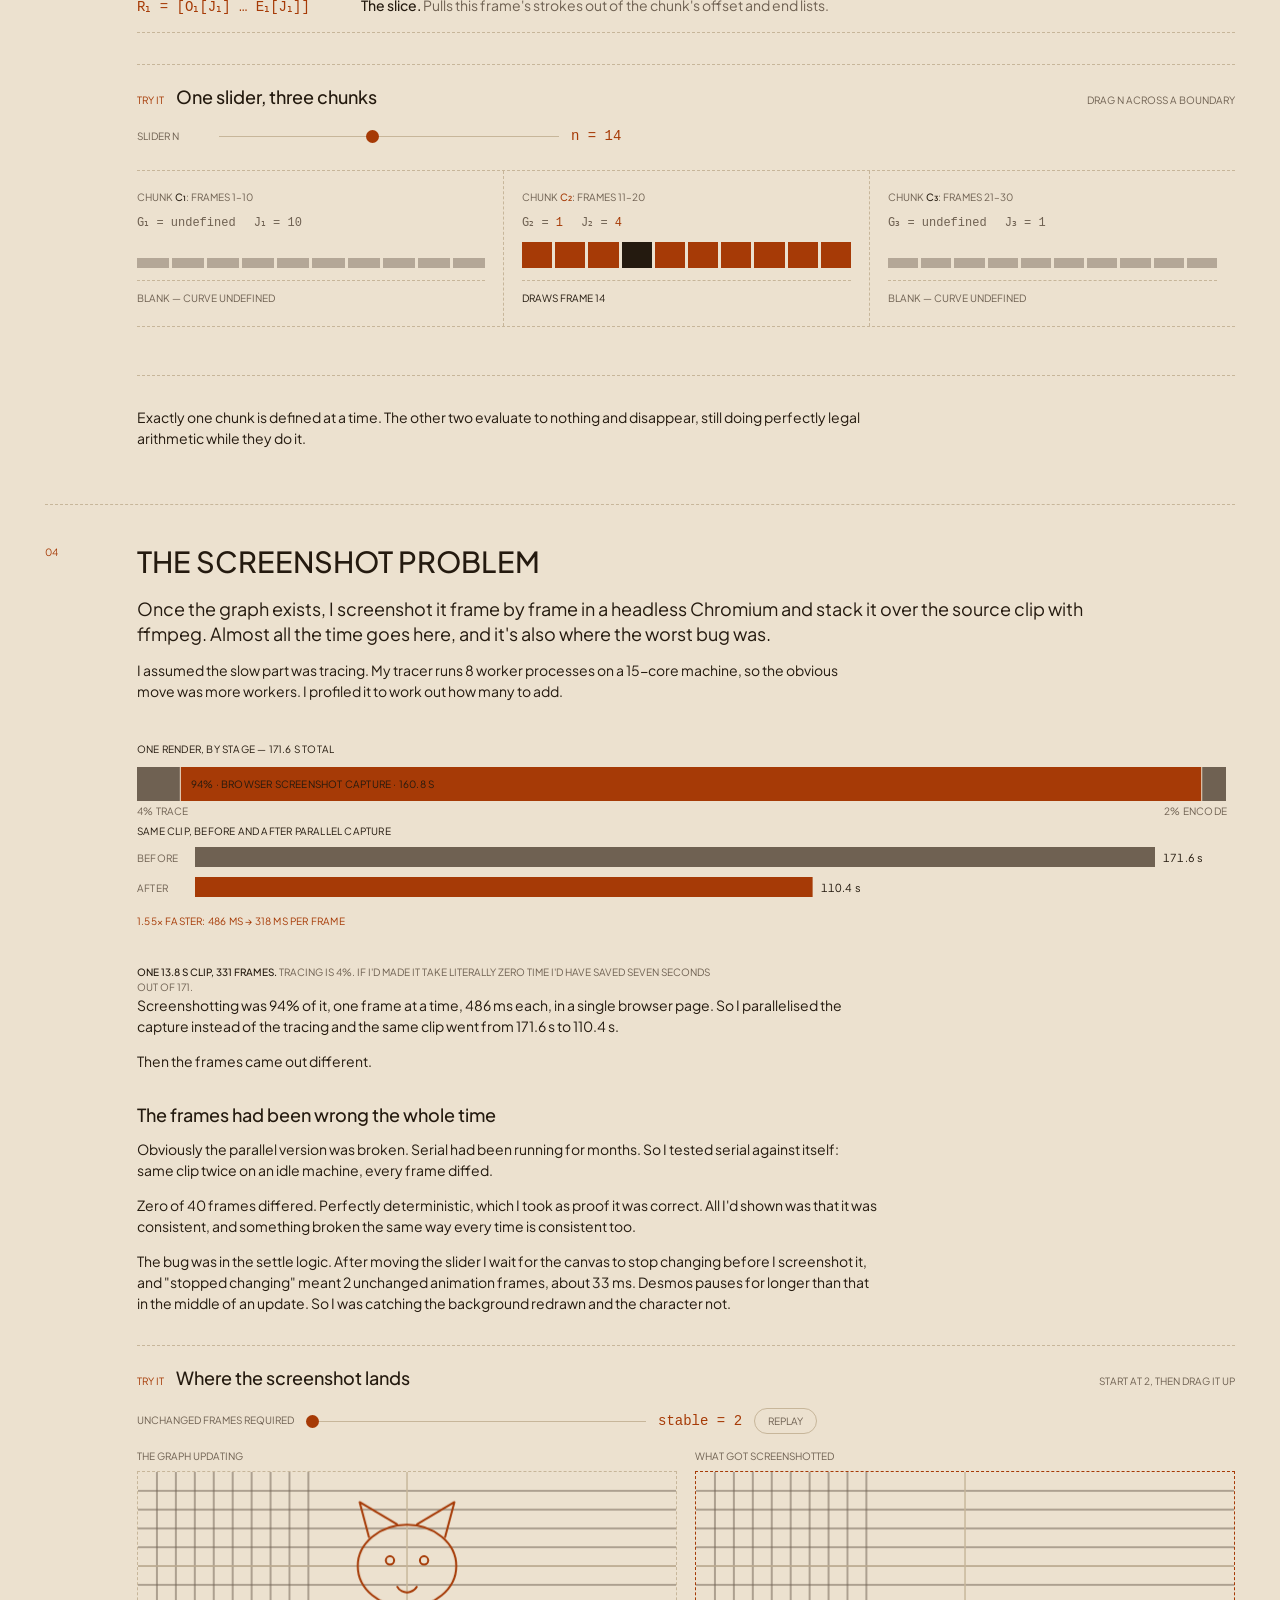
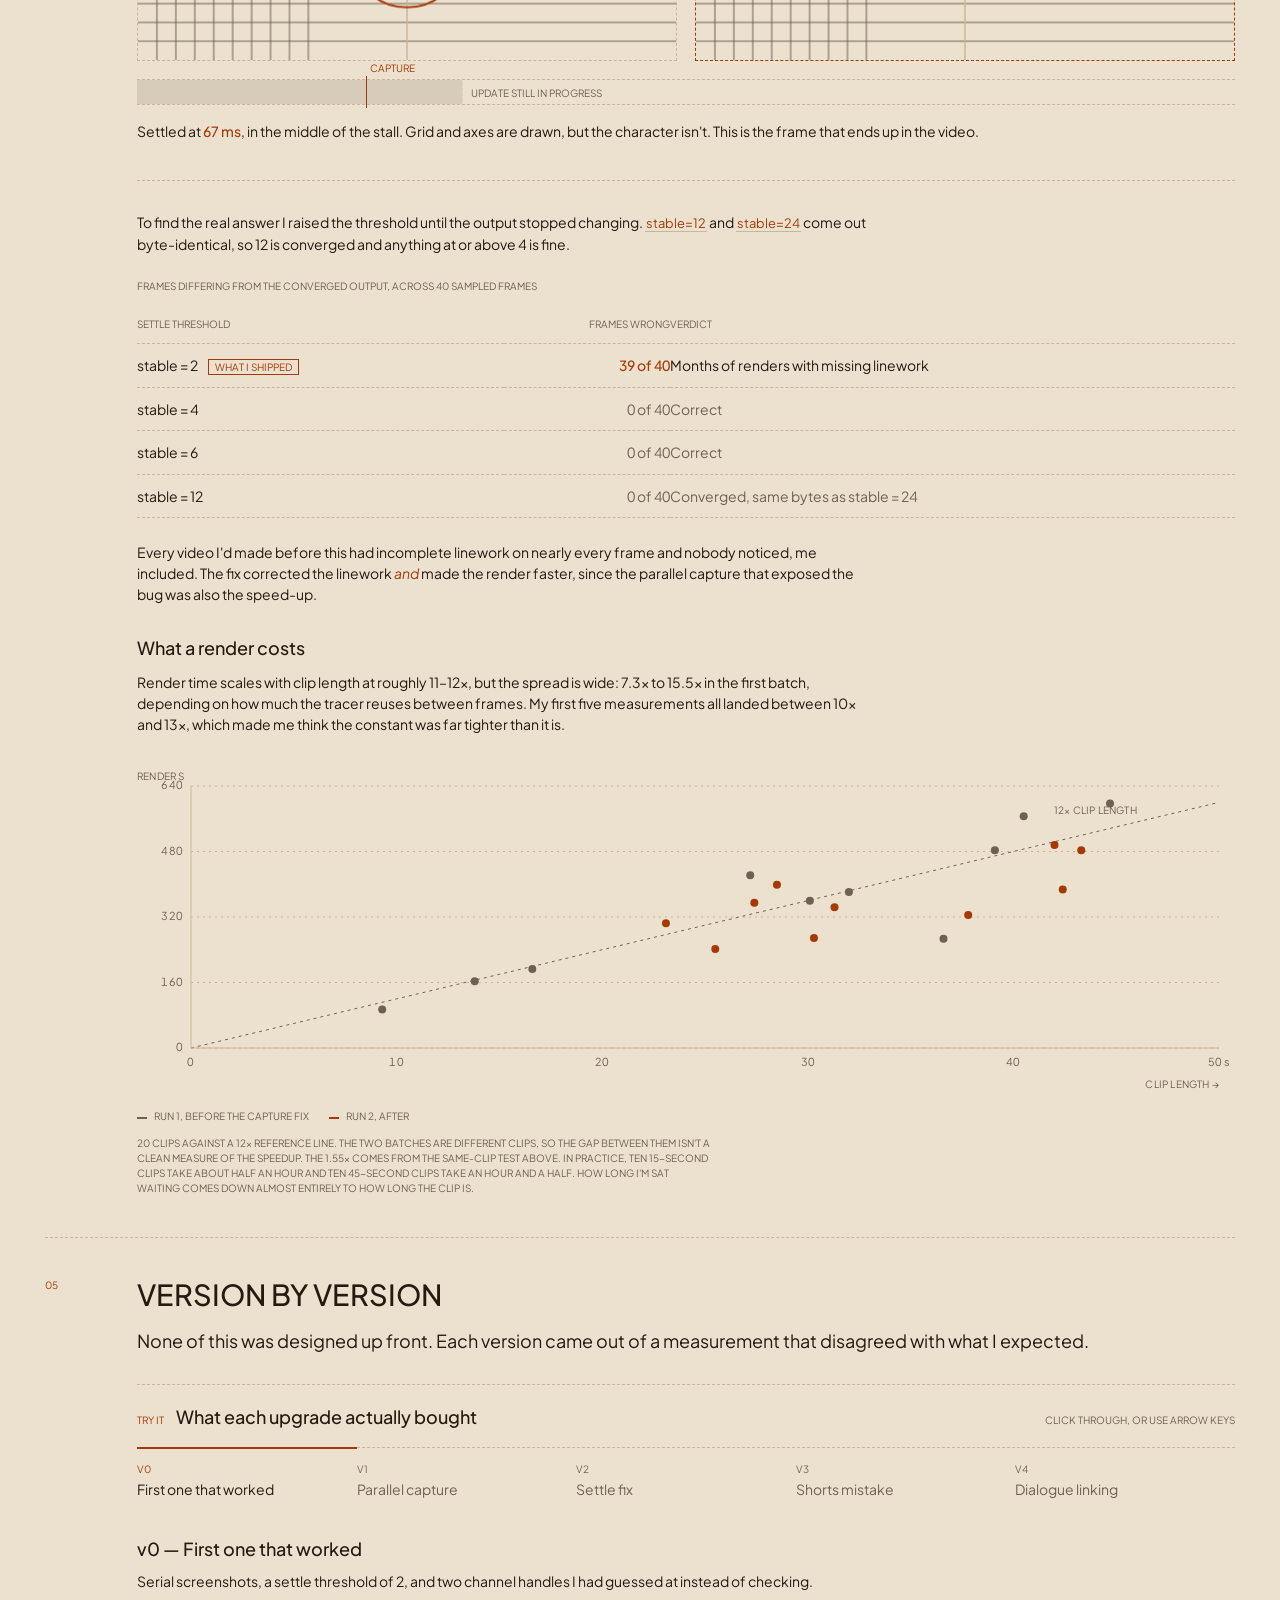
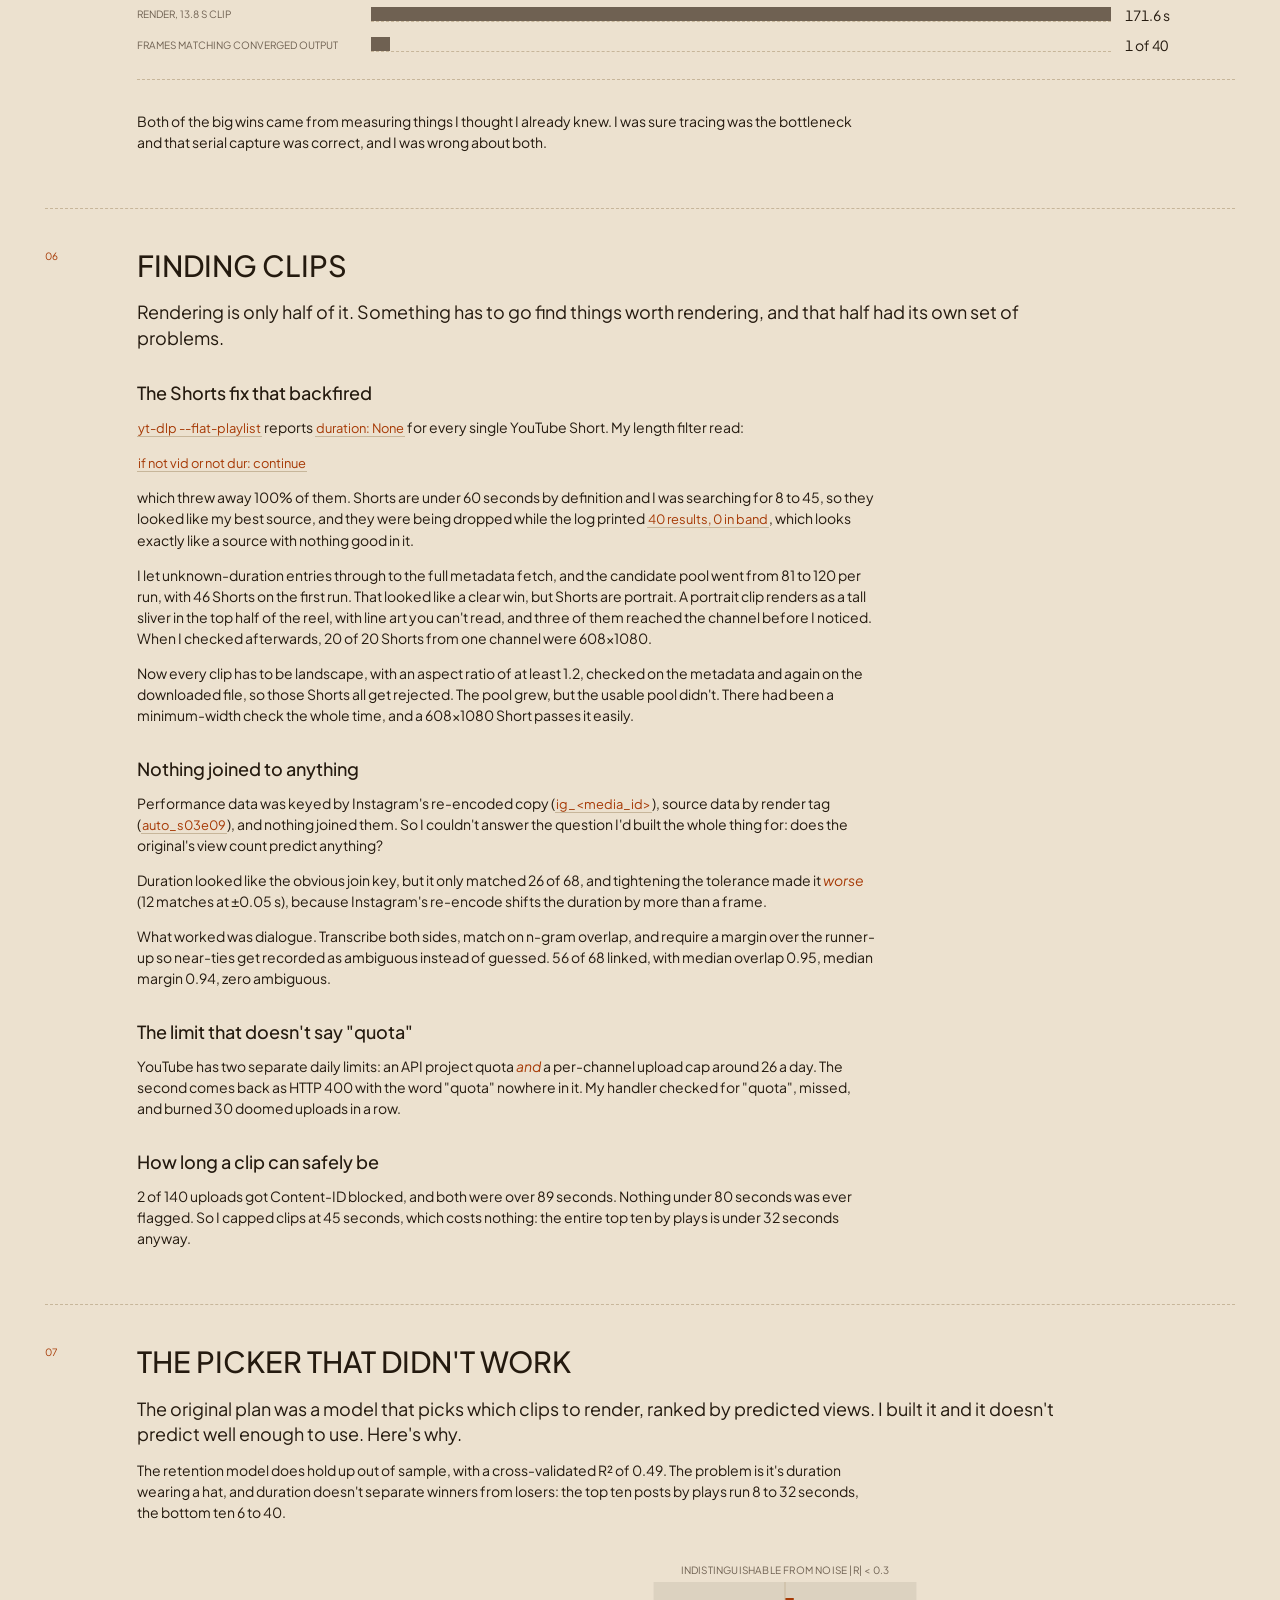
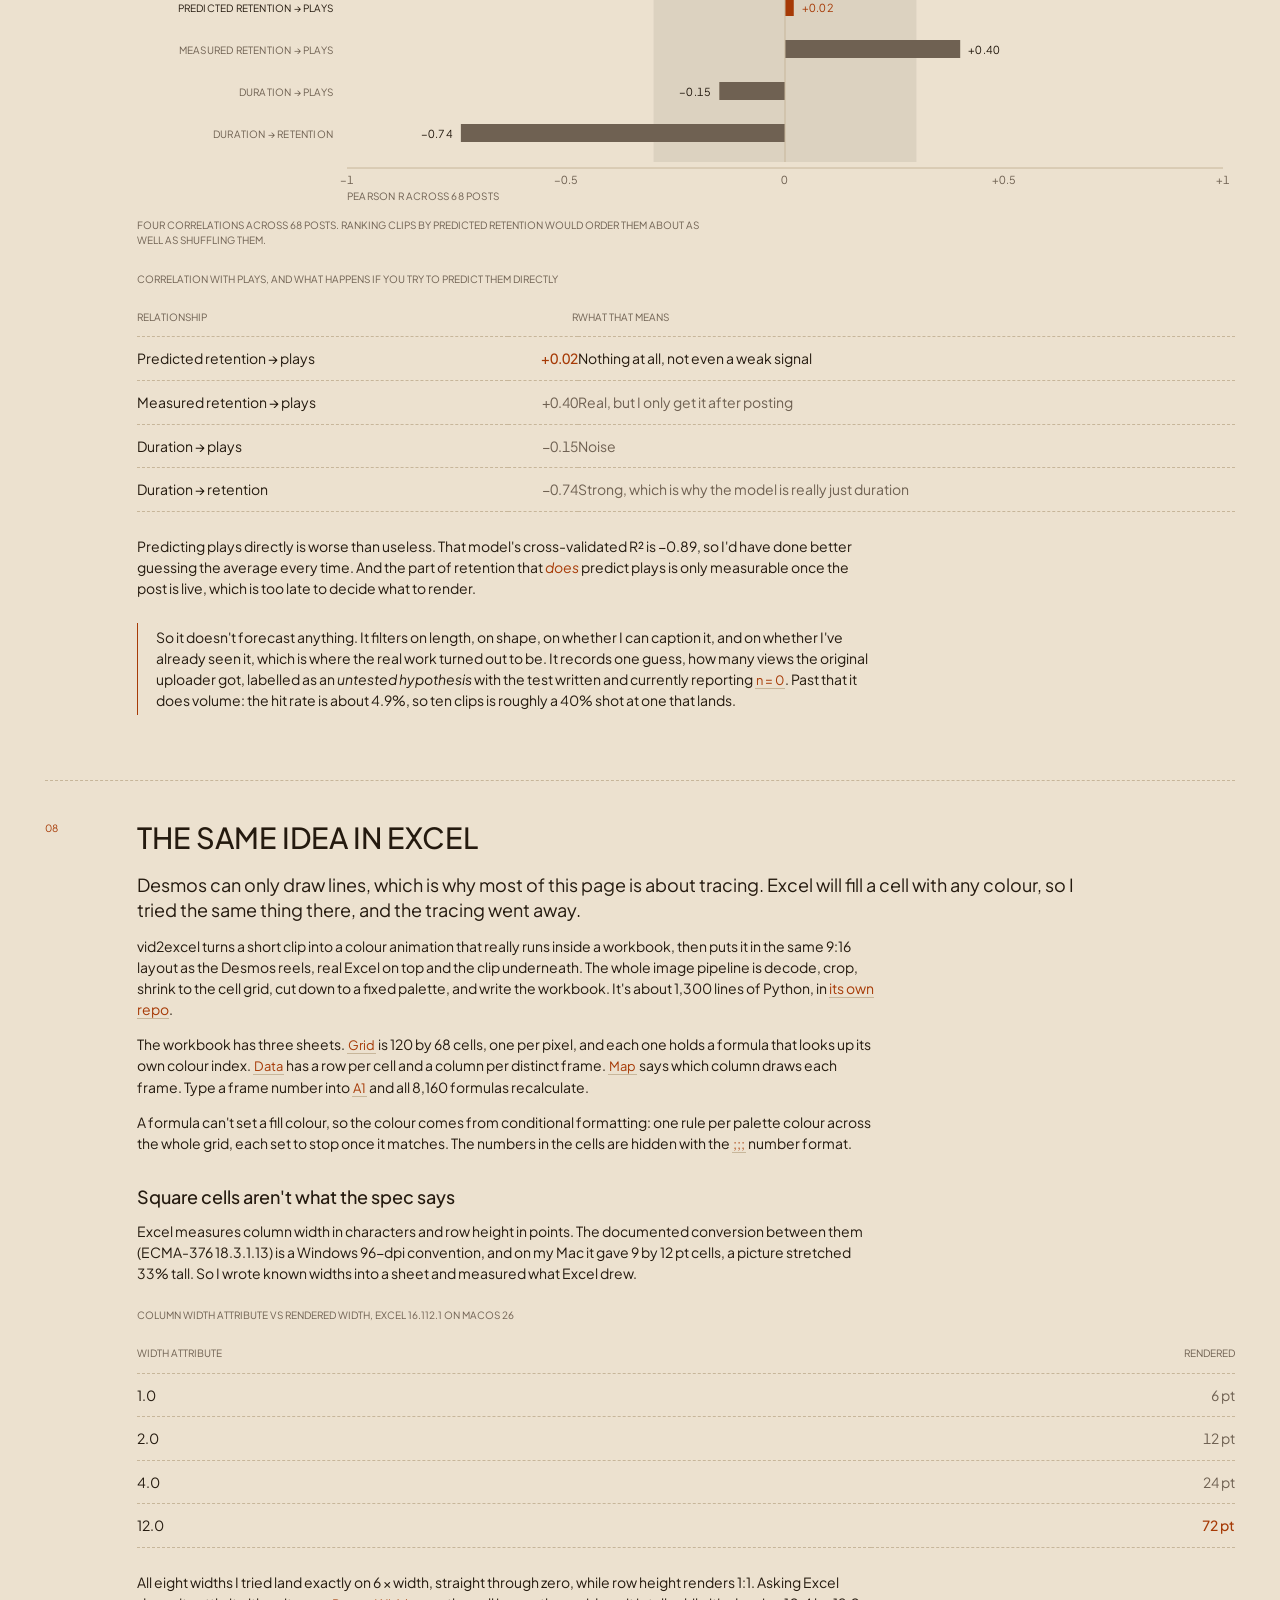
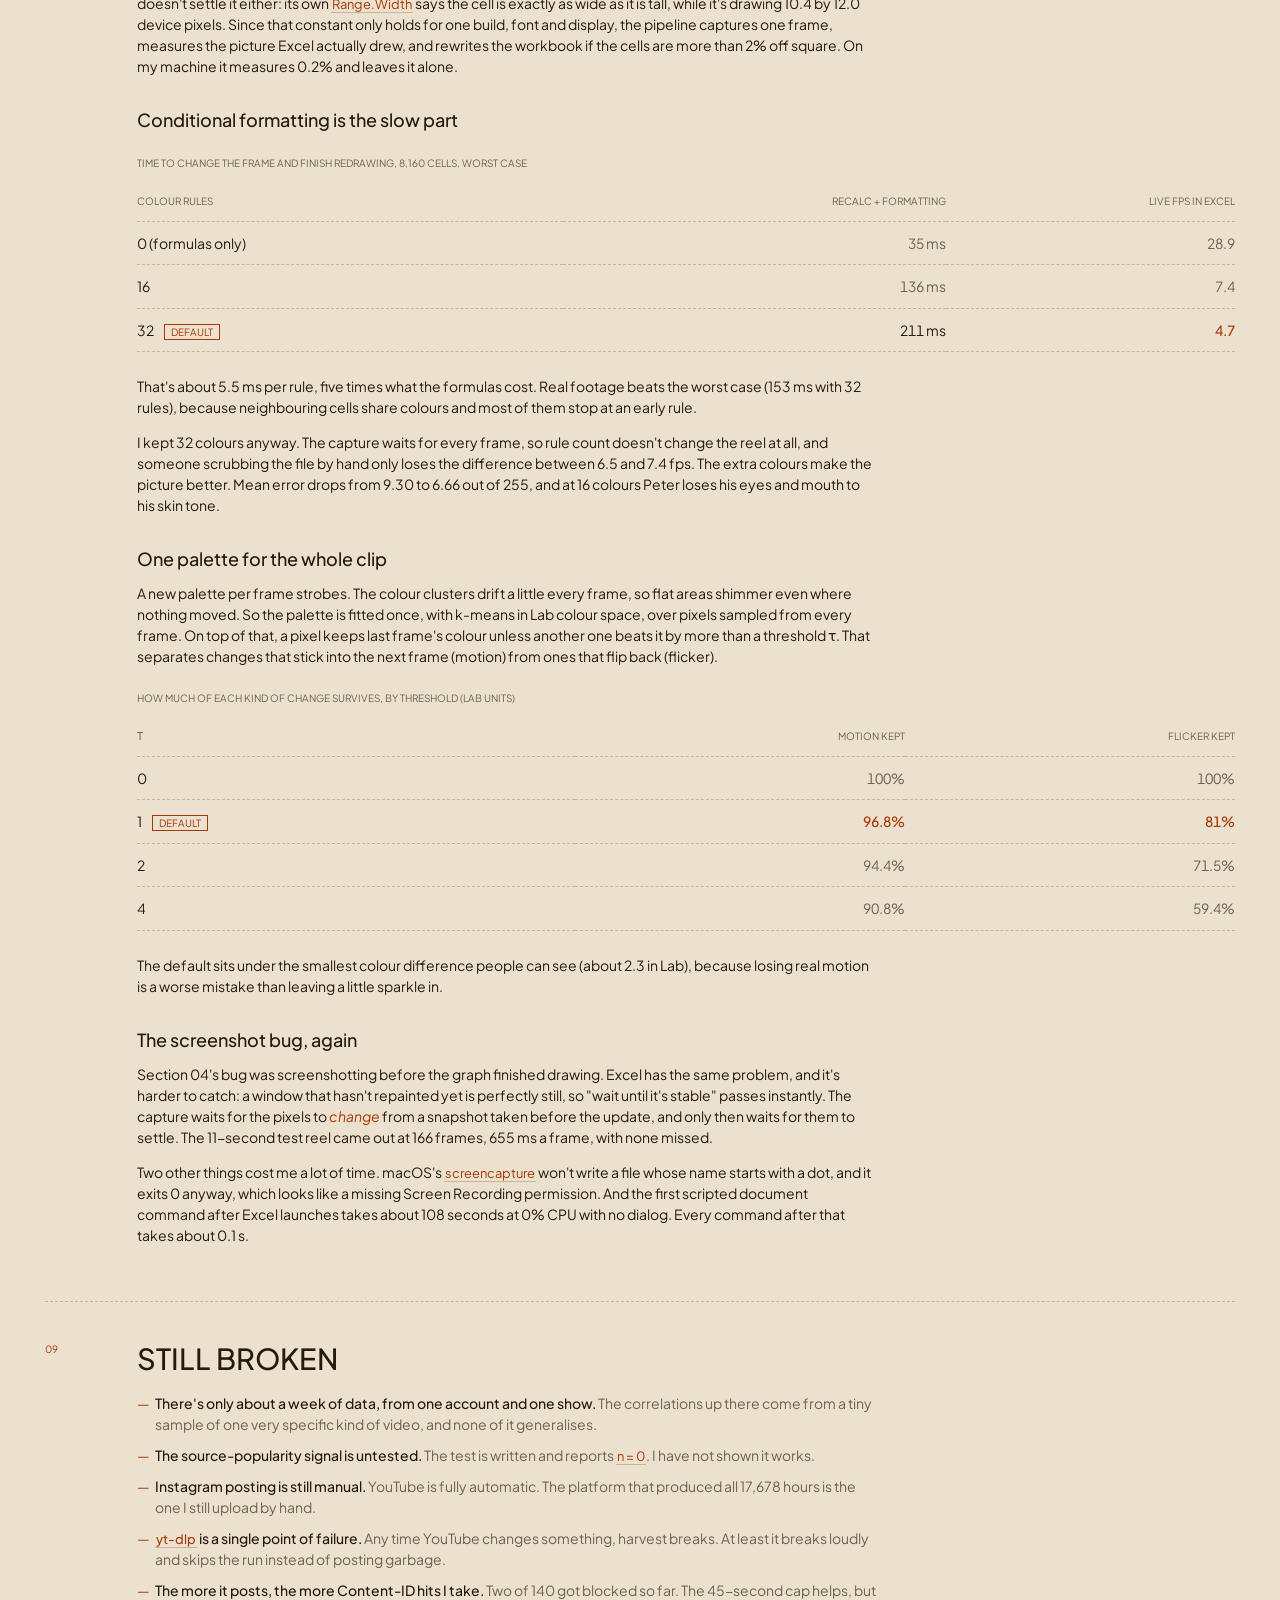
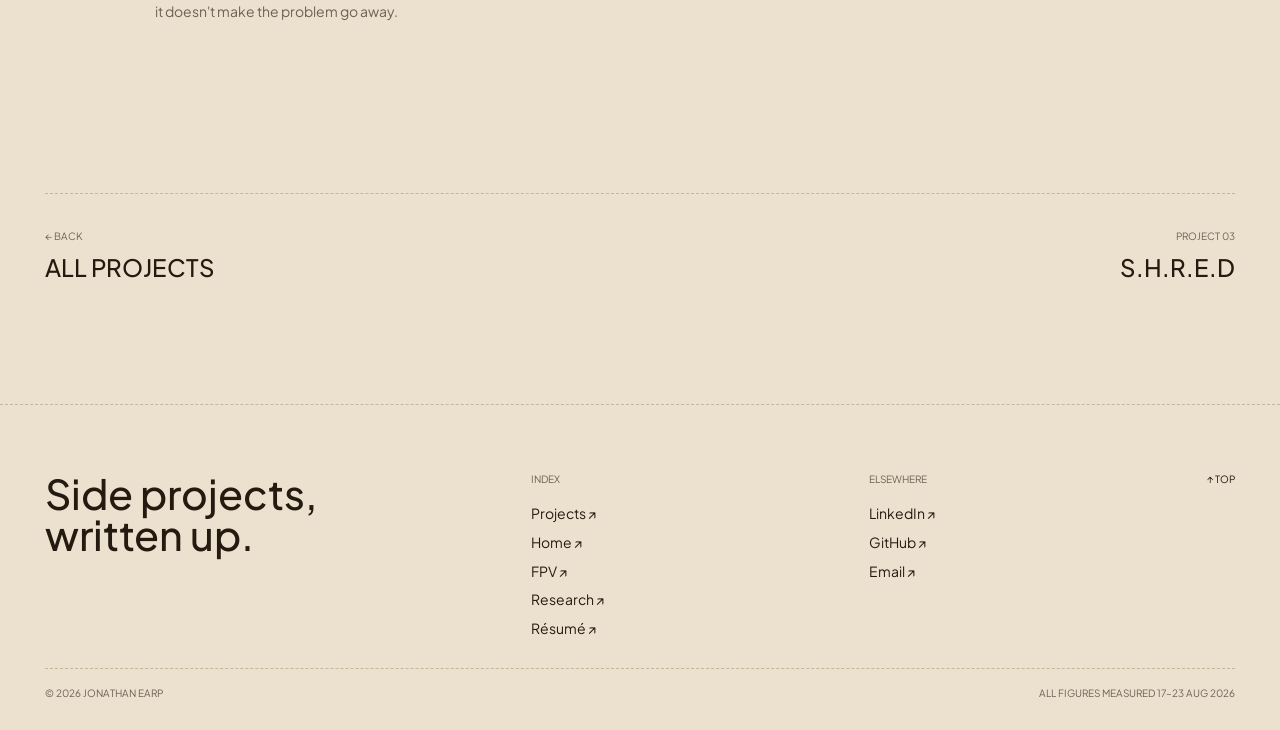
<file: desmos/index.html>
<!DOCTYPE html>
<html lang="en">
<head>
    <meta charset="UTF-8">
    <meta name="viewport" content="width=device-width, initial-scale=1.0">
    <title>P.E.T.E.R — Jonathan Earp</title>
    <meta name="description" content="How I built a pipeline that turns TV clips into Desmos graphing-calculator animations, and the screenshot bug that went unnoticed for months.">
    <link rel="icon" type="image/svg+xml" href="../assets/favicon.svg">
    <link rel="apple-touch-icon" href="../assets/apple-touch-icon.png">
    <link rel="canonical" href="https://projects.jonathanearp.xyz/desmos/">
    <meta name="author" content="Jonathan Earp">
    <meta name="robots" content="index, follow, max-image-preview:large, max-snippet:-1">
    <meta name="theme-color" content="#100904">

    <meta property="og:type" content="article">
    <meta property="og:site_name" content="Jonathan Earp">
    <meta property="og:title" content="P.E.T.E.R — an automated video-to-Desmos pipeline">
    <meta property="og:description" content="A pipeline that turns TV clips into Desmos animations, and the screenshot bug that went unnoticed for months.">
    <meta property="og:url" content="https://projects.jonathanearp.xyz/desmos/">
    <meta property="og:image" content="https://jonathanearp.xyz/assets/og.jpg">
    <meta property="og:image:width" content="1200">
    <meta property="og:image:height" content="630">
    <meta name="twitter:card" content="summary_large_image">
    <meta name="twitter:title" content="P.E.T.E.R — an automated video-to-Desmos pipeline">
    <meta name="twitter:description" content="Turning TV clips into Desmos animations.">
    <meta name="twitter:image" content="https://jonathanearp.xyz/assets/og.jpg">
    <meta name="twitter:creator" content="@JonathanEarp_">

    <script type="application/ld+json">
    {
      "@context": "https://schema.org",
      "@type": "TechArticle",
      "headline": "P.E.T.E.R — an automated video-to-Desmos pipeline",
      "description": "How a Python pipeline traces video frames, packs them into Desmos expressions, screenshots them and posts the result.",
      "url": "https://projects.jonathanearp.xyz/desmos/",
      "author": { "@type": "Person", "name": "Jonathan Earp", "@id": "https://jonathanearp.xyz/#jonathan" },
      "isPartOf": { "@id": "https://projects.jonathanearp.xyz/#page" },
      "datePublished": "2026-08-23",
      "keywords": "Desmos, computer vision, video pipeline, Python, automation, Playwright, ffmpeg"
    }
    </script>

    <link rel="preconnect" href="https://fonts.googleapis.com">
    <link rel="preconnect" href="https://fonts.gstatic.com" crossorigin>
    <link href="https://fonts.googleapis.com/css2?family=Plus+Jakarta+Sans:wght@400;500&display=swap" rel="stylesheet">

    <link rel="stylesheet" href="../style.css">

    <script>
      (function () {
        var d = document.documentElement;
        d.classList.add("js");

        /* The five sites are separate origins, so localStorage cannot carry the
           theme between them - toggling on the hub and clicking through used to
           land you back in dark. A cookie on the parent domain does carry, so it
           is read first; localStorage stays as the fallback for local dev, where
           a .jonathanearp.xyz cookie is dropped. With neither set, follow the OS
           instead of forcing dark on someone whose machine is in light mode. */
        var t = "";
        var m = document.cookie.match(/(?:^|;\s*)theme=(dark|light)/);
        if (m) t = m[1];
        if (!t) { try { t = localStorage.getItem("theme") || ""; } catch (e) {} }
        if (!t && window.matchMedia &&
            matchMedia("(prefers-color-scheme: light)").matches) t = "light";
        d.dataset.theme = t === "light" ? "light" : "dark";

        /* Written by the toggle in every site's script - one place that knows
           about the cookie, so the five copies of the toggle stay trivial. */
        window.__setTheme = function (next) {
          d.dataset.theme = next;
          try { localStorage.setItem("theme", next); } catch (e) {}
          try {
            var dom = /(^|\.)jonathanearp\.xyz$/i.test(location.hostname)
              ? ";domain=.jonathanearp.xyz" : "";
            document.cookie = "theme=" + next +
              ";path=/;max-age=31536000;samesite=lax" + dom +
              (location.protocol === "https:" ? ";secure" : "");
          } catch (e) {}
        };
      })();
    </script>
</head>
<body>

    <div class="vlabel" aria-hidden="true">P.E.T.E.R — 02</div>

    <header class="topbar">
        <div class="topbar__inner">
            <a href="../" class="brand">Jonathan Earp <span class="brand__crumb">Projects / 02</span></a>
            <nav class="topnav" id="topnav">
                <a href="../" class="topnav__link">All projects</a>
                <a href="https://github.com/earpjonathan/P.E.T.E.R" class="topnav__link" target="_blank" rel="noopener">Code ↗</a>
                <a href="https://jonathanearp.xyz" class="topnav__link">Index ↗</a>
                <button class="theme-toggle" id="theme-toggle" type="button" aria-label="Toggle color theme">
                    <span class="theme-toggle__dot"></span><span class="theme-toggle__label"></span>
                </button>
            </nav>
            <button class="nav-toggle" id="nav-toggle" type="button"
                    aria-label="Menu" aria-expanded="false" aria-controls="topnav">
                <span></span><span></span>
            </button>
        </div>
    </header>

    <main id="top">

        <!-- ============ HERO ============ -->
        <section class="hero wrap">
            <canvas id="topo" data-topo data-interactive="true" aria-hidden="true"></canvas>
            <div class="hero__eyebrow mono" data-reveal>
                <span><span class="dot">●</span> Project 02 / 2026</span>
                <span>~4,100 lines of Python</span>
                <span>Runs off one command</span>
            </div>
            <h1 class="hero__title acro" data-reveal style="--i:1" aria-label="PETER">
                <span class="acro__r"><span class="acro__c">P</span><span class="acro__w">Pipeline for</span></span>
                <span class="acro__r"><span class="acro__c">E</span><span class="acro__w">Edge</span></span>
                <span class="acro__r"><span class="acro__c">T</span><span class="acro__w">Tracing and</span></span>
                <span class="acro__r"><span class="acro__c">E</span><span class="acro__w">Expression</span></span>
                <span class="acro__r"><span class="acro__c">R</span><span class="acro__w">Rendering</span></span>
            </h1>
            <p class="hero__lead" data-reveal style="--i:2">
                Desmos is a graphing calculator, and this renders video inside it as
                <b>equations</b>. One command goes and finds a clip, traces it, rebuilds it
                in the calculator and posts the result.
            </p>
            <div class="hero__actions" data-reveal style="--i:3">
                <a class="btn-ghost" href="https://github.com/earpjonathan/P.E.T.E.R" target="_blank" rel="noopener">Code on GitHub <span aria-hidden="true">↗</span></a>
            </div>

            <!-- A finished reel drops in here: see README, "Adding a hero reel". -->

            <div class="scroll-prompt" aria-hidden="true"><span>Scroll</span><span class="chev"></span></div>
        </section>

        <div class="wrap">

            <!-- Headline numbers. Bound to desmos/data.js via data-dg="..."
                 and filled in by charts.js, which also ticks them; refresh
                 with `python3 tools/refresh_data.py` instead of retyping
                 them here. -->
            <div class="stats" data-reveal>
                <div class="stat"><div class="stat__n" data-dg="total_plays">4,494,696</div><div class="stat__l">Plays</div></div>
                <div class="stat"><div class="stat__n" data-dg="total_reach">2,594,952</div><div class="stat__l">Reach</div></div>
                <div class="stat"><div class="stat__n" data-dg="total_likes">294,155</div><div class="stat__l">Likes</div></div>
                <div class="stat"><div class="stat__n" data-dg="total_shares">99,914</div><div class="stat__l">Shares</div></div>
            </div>

            <!-- chapter nav -->
            <nav class="chapnav" id="chapnav" aria-label="Chapters">
                <a href="#what"><span>01</span> What it does</a>
                <a href="#trace"><span>02</span> Tracing a frame</a>
                <a href="#pack"><span>03</span> Packing it into Desmos</a>
                <a href="#shots"><span>04</span> The screenshot problem</a>
                <a href="#versions"><span>05</span> Version by version</a>
                <a href="#finding"><span>06</span> Finding clips</a>
                <a href="#picker"><span>07</span> The picker that didn't work</a>
                <a href="#excel"><span>08</span> The same idea in Excel</a>
                <a href="#broken"><span>09</span> Still broken</a>
            </nav>

            <!-- ============ 01 ============ -->
            <section class="block" id="what" data-reveal>
                <div class="block__no">01</div>
                <div class="block__body">
                    <h2 class="block__h">What it does</h2>
                    <p class="lede">
                        Feed it a Family Guy clip. You get back a vertical video with a Desmos
                        graph on top drawing the scene as line art, expression list and all,
                        and the original clip playing underneath.
                    </p>
                    <p>
                        It runs off one command. <code>autopilot.py --count 10</code> finds ten clips,
                        works out which episode each is from, throws out the ones it can't caption,
                        renders them, uploads them to YouTube and leaves the files and captions in a
                        folder for me.
                    </p>
                    <p>
                        It's about 4,100 lines of Python across 10 modules. No framework,
                        mostly because I didn't realise I'd want one until it was too annoying to add.
                        It leans on <code>yt-dlp</code>, <code>faster-whisper</code>,
                        <code>playwright</code>, <code>opencv</code>, <code>numpy</code> and
                        <code>ffmpeg</code> to do the heavy parts.
                    </p>

                    <div class="pipe">
                        <div class="pipe__s"><div class="pipe__n">01</div><div class="pipe__h">Harvest</div><p class="pipe__p">Pull candidate clips from search and a channel list.</p></div>
                        <div class="pipe__s"><div class="pipe__n">02</div><div class="pipe__h">Identify</div><p class="pipe__p">Transcribe it, match the dialogue to an episode.</p></div>
                        <div class="pipe__s"><div class="pipe__n">03</div><div class="pipe__h">Dedupe</div><p class="pipe__p">Drop anything I've already seen or posted.</p></div>
                        <div class="pipe__s"><div class="pipe__n">04</div><div class="pipe__h">Render</div><p class="pipe__p">Trace to polylines, pack into expressions, screenshot.</p></div>
                        <div class="pipe__s"><div class="pipe__n">05</div><div class="pipe__h">Measure</div><p class="pipe__p">Time the render, save where the clip came from.</p></div>
                        <div class="pipe__s"><div class="pipe__n">06</div><div class="pipe__h">Upload</div><p class="pipe__p">Push to YouTube, then check it's actually live.</p></div>
                        <div class="pipe__s"><div class="pipe__n">07</div><div class="pipe__h">Stage</div><p class="pipe__p">Write the files and captions for the manual IG post.</p></div>
                    </div>

                    <p class="callout">
                        The next four sections go through the render path in order, each with a
                        demo, because most of it was easier to understand once I could see it move.
                    </p>
                </div>
            </section>

            <!-- ============ 02 ============ -->
            <section class="block" id="trace" data-reveal>
                <div class="block__no">02</div>
                <div class="block__body">
                    <h2 class="block__h">Tracing a frame</h2>
                    <p class="lede">
                        Desmos can only draw lines, so each frame has to be turned from pixels
                        into lines first.
                    </p>
                    <p>
                        Each frame gets decoded to grayscale, run through a Sobel filter, thresholded,
                        then I walk the edge pixels one at a time to get outlines in order: a list of
                        points you could draw without lifting the pen. Even a simple frame comes back
                        with thousands of them, far more than Desmos will take, so the last step throws
                        most of them away.
                    </p>

                    <div class="demo demo--trace">
                        <div class="demo__head">
                            <span class="demo__k">Try it</span>
                            <span class="demo__t">Frame → polylines</span>
                            <span class="demo__hint">Step through the stages</span>
                        </div>
                        <div class="demo__ctl">
                            <button class="sbtn" data-step type="button"><span class="sbtn__n">1</span>Frame</button>
                            <button class="sbtn" data-step type="button"><span class="sbtn__n">2</span>Grayscale</button>
                            <button class="sbtn" data-step type="button"><span class="sbtn__n">3</span>Sobel edges</button>
                            <button class="sbtn" data-step type="button"><span class="sbtn__n">4</span>Traced outlines</button>
                            <button class="sbtn" data-step type="button"><span class="sbtn__n">5</span>Simplified</button>
                        </div>
                        <canvas class="demo__canvas" aria-label="Edge-tracing stages, rendered live"></canvas>
                        <div class="demo__eps srange" hidden>
                            <span class="srange__k">Tolerance</span>
                            <input type="range" min="0.2" max="4" step="0.1" value="1.5" aria-label="Simplification tolerance in pixels">
                            <span class="srange__v" data-read="epsval">1.5 px</span>
                        </div>
                        <div class="demo__read">
                            <span>Points <b data-read="points">—</b></span>
                            <span><b data-read="drop">—</b></span>
                            <span class="demo__note" data-read="note"></span>
                        </div>
                    </div>

                    <p>
                        Those are the real algorithms running in your browser, on a cat I drew in code
                        so there's nothing copyrighted in the repo. It's the same Sobel operator,
                        border-following and Ramer–Douglas–Peucker simplification the pipeline uses.
                    </p>
                    <p>
                        Push the tolerance slider around and you'll see the tradeoff I spent a while
                        stuck on. If it's too tight, the expression lists get huge and Desmos slows
                        to a crawl. If it's too loose, the cat stops looking like a cat. I ended up
                        around 1.5&nbsp;px, which drops roughly 90% of the points and still keeps
                        the shape.
                    </p>
                </div>
            </section>

            <!-- ============ 03 ============ -->
            <section class="block" id="pack" data-reveal>
                <div class="block__no">03</div>
                <div class="block__body">
                    <h2 class="block__h">Packing it into Desmos</h2>
                    <p class="lede">
                        Now I've got a pile of polylines per frame, and I need Desmos to show
                        exactly one frame at a time.
                    </p>
                    <p>
                        The whole thing is list-valued parametric expressions with a single slider
                        <code>n</code> choosing the frame. Except Desmos caps how long a list can be,
                        so I can't dump every frame into one list. Frames get packed into
                        <em>chunks</em> of about ten.
                    </p>
                    <p>
                        Which creates a new problem. With the slider on frame 14, chunks 1 and 3 still
                        get evaluated, and if they index past the end of their list the whole graph
                        errors and nothing renders.
                    </p>
                    <p>
                        Gating fixed it. Each chunk gets an expression that is <code>1</code> inside its
                        own frame range and undefined everywhere else, and undefined doesn't error in
                        Desmos, it just makes the curve vanish. The index is clamped alongside it so it
                        always lands somewhere legal, so the chunk boundaries don't need any
                        special cases.
                    </p>

                    <div class="eqs">
                        <div class="eqrow">
                            <div class="eqrow__e">G₁ = {1 ≤ n ≤ 10 : 1}</div>
                            <div class="eqrow__d"><strong>The gate.</strong> Equals 1 while the slider is inside this chunk. Undefined otherwise, which quietly blanks the curve instead of erroring.</div>
                        </div>
                        <div class="eqrow">
                            <div class="eqrow__e">J₁ = min(max(n − 0, 1), 10)</div>
                            <div class="eqrow__d"><strong>The clamped index.</strong> Always lands somewhere valid, even when <code>n</code> is nowhere near this chunk. This is what stops the out-of-range error.</div>
                        </div>
                        <div class="eqrow">
                            <div class="eqrow__e">R₁ = [O₁[J₁] … E₁[J₁]]</div>
                            <div class="eqrow__d"><strong>The slice.</strong> Pulls this frame's strokes out of the chunk's offset and end lists.</div>
                        </div>
                    </div>

                    <div class="demo demo--chunks">
                        <div class="demo__head">
                            <span class="demo__k">Try it</span>
                            <span class="demo__t">One slider, three chunks</span>
                            <span class="demo__hint">Drag n across a boundary</span>
                        </div>
                        <div class="demo__ctl srange">
                            <span class="srange__k">Slider n</span>
                            <input type="range" min="1" max="30" step="1" value="14" aria-label="Frame index n">
                            <span class="srange__v">n = <span data-read="n">14</span></span>
                        </div>
                        <div class="chunks">
                            <div class="chunks__grid">
                                <div class="chunk">
                                    <div class="chunk__k">Chunk <b>C₁</b>: frames 1–10</div>
                                    <div class="chunk__vals">
                                        <span>G₁ = <b data-f="gate">·</b></span>
                                        <span>J₁ = <b data-f="idx">·</b></span>
                                    </div>
                                    <div class="chunk__ticks"><i></i><i></i><i></i><i></i><i></i><i></i><i></i><i></i><i></i><i></i></div>
                                    <div class="chunk__state" data-f="state">·</div>
                                </div>
                                <div class="chunk">
                                    <div class="chunk__k">Chunk <b>C₂</b>: frames 11–20</div>
                                    <div class="chunk__vals">
                                        <span>G₂ = <b data-f="gate">·</b></span>
                                        <span>J₂ = <b data-f="idx">·</b></span>
                                    </div>
                                    <div class="chunk__ticks"><i></i><i></i><i></i><i></i><i></i><i></i><i></i><i></i><i></i><i></i></div>
                                    <div class="chunk__state" data-f="state">·</div>
                                </div>
                                <div class="chunk">
                                    <div class="chunk__k">Chunk <b>C₃</b>: frames 21–30</div>
                                    <div class="chunk__vals">
                                        <span>G₃ = <b data-f="gate">·</b></span>
                                        <span>J₃ = <b data-f="idx">·</b></span>
                                    </div>
                                    <div class="chunk__ticks"><i></i><i></i><i></i><i></i><i></i><i></i><i></i><i></i><i></i><i></i></div>
                                    <div class="chunk__state" data-f="state">·</div>
                                </div>
                            </div>
                        </div>
                    </div>

                    <p>
                        Exactly one chunk is defined at a time. The other two evaluate to nothing and
                        disappear, still doing perfectly legal arithmetic while they do it.
                    </p>
                </div>
            </section>

            <!-- ============ 04 ============ -->
            <section class="block" id="shots" data-reveal>
                <div class="block__no">04</div>
                <div class="block__body">
                    <h2 class="block__h">The screenshot problem</h2>
                    <p class="lede">
                        Once the graph exists, I screenshot it frame by frame in a headless Chromium
                        and stack it over the source clip with ffmpeg. Almost all the time goes
                        here, and it's also where the worst bug was.
                    </p>
                    <p>
                        I assumed the slow part was tracing. My tracer runs 8 worker processes on a
                        15-core machine, so the obvious move was more workers. I profiled it to work
                        out how many to add.
                    </p>

                    <figure class="fig">
                        <div id="fig-render-profile"></div>
                        <figcaption>
                            <strong>One 13.8 s clip, 331 frames.</strong> Tracing is 4%. If I'd made
                            it take literally zero time I'd have saved seven seconds out of 171.
                        </figcaption>
                    </figure>

                    <p>
                        Screenshotting was 94% of it, one frame at a time, 486&nbsp;ms each, in a
                        single browser page. So I parallelised the capture instead of the tracing and
                        the same clip went from 171.6&nbsp;s to 110.4&nbsp;s.
                    </p>
                    <p>Then the frames came out different.</p>

                    <h3 class="block__sub">The frames had been wrong the whole time</h3>
                    <p>
                        Obviously the parallel version was broken. Serial had been running for months.
                        So I tested serial against itself: same clip twice on an idle machine, every
                        frame diffed.
                    </p>
                    <p>
                        Zero of 40 frames differed. Perfectly deterministic, which I took as proof it
                        was correct. All I'd shown was that it was consistent, and something broken the
                        same way every time is consistent too.
                    </p>
                    <p>
                        The bug was in the settle logic. After moving the slider I wait for the canvas
                        to stop changing before I screenshot it, and "stopped changing" meant
                        2 unchanged animation frames, about 33&nbsp;ms. Desmos pauses
                        for longer than that in the middle of an update. So I was catching the
                        background redrawn and the character not.
                    </p>

                    <div class="demo demo--settle">
                        <div class="demo__head">
                            <span class="demo__k">Try it</span>
                            <span class="demo__t">Where the screenshot lands</span>
                            <span class="demo__hint">Start at 2, then drag it up</span>
                        </div>
                        <div class="demo__ctl srange">
                            <span class="srange__k">Unchanged frames required</span>
                            <input type="range" min="2" max="24" step="2" value="2" aria-label="Settle threshold in animation frames">
                            <span class="srange__v">stable = <span data-read="thr">2</span></span>
                            <button class="sbtn" data-act="run" type="button">Replay</button>
                        </div>
                        <div class="settle__pair">
                            <figure class="settle__cell">
                                <figcaption>The graph updating</figcaption>
                                <canvas data-canvas="live" aria-label="Simulated Desmos canvas mid-update"></canvas>
                            </figure>
                            <figure class="settle__cell">
                                <figcaption>What got screenshotted</figcaption>
                                <canvas data-canvas="shot" aria-label="The captured frame"></canvas>
                            </figure>
                        </div>
                        <div class="settle__track"><span class="settle__mark"></span></div>
                        <p class="settle__verdict" data-read="verdict"></p>
                    </div>

                    <p>
                        To find the real answer I raised the threshold until the output stopped
                        changing. <code>stable=12</code> and <code>stable=24</code> come out
                        byte-identical, so 12 is converged and anything at or above 4 is fine.
                    </p>

                    <table class="dtable">
                        <caption>Frames differing from the converged output, across 40 sampled frames</caption>
                        <thead><tr><th>Settle threshold</th><th class="num">Frames wrong</th><th>Verdict</th></tr></thead>
                        <tbody>
                            <tr class="is-key">
                                <td>stable = 2 <span class="tag">what I shipped</span></td>
                                <td class="num"><strong>39 of 40</strong></td>
                                <td>Months of renders with missing linework</td>
                            </tr>
                            <tr><td>stable = 4</td><td class="num">0 of 40</td><td>Correct</td></tr>
                            <tr><td>stable = 6</td><td class="num">0 of 40</td><td>Correct</td></tr>
                            <tr><td>stable = 12</td><td class="num">0 of 40</td><td>Converged, same bytes as stable = 24</td></tr>
                        </tbody>
                    </table>

                    <p>
                        Every video I'd made before this had incomplete linework on nearly every frame
                        and nobody noticed, me included. The fix corrected the linework <em>and</em> made
                        the render faster, since the parallel capture that exposed the bug was also the
                        speed-up.
                    </p>

                    <h3 class="block__sub">What a render costs</h3>
                    <p>
                        Render time scales with clip length at roughly 11–12×, but the spread is wide:
                        7.3× to 15.5× in the first batch, depending on how much the
                        tracer reuses between frames. My first five measurements all landed between 10×
                        and 13×, which made me think the constant was far tighter than it is.
                    </p>

                    <figure class="fig">
                        <div id="fig-render-cost"></div>
                        <div class="c-legend">
                            <span><i></i>Run 1, before the capture fix</span>
                            <span><i class="acc"></i>Run 2, after</span>
                        </div>
                        <figcaption>
                            20 clips against a 12× reference line. The two batches are different
                            clips, so the gap between them isn't a clean measure of the speedup.
                            The 1.55× comes from the same-clip test above. In practice, ten
                            15-second clips take about half an hour and ten 45-second clips take an
                            hour and a half. How long I'm sat waiting comes down almost
                            entirely to how long the clip is.
                        </figcaption>
                    </figure>
                </div>
            </section>

            <!-- ============ 05 ============ -->
            <section class="block" id="versions" data-reveal>
                <div class="block__no">05</div>
                <div class="block__body">
                    <h2 class="block__h">Version by version</h2>
                    <p class="lede">
                        None of this was designed up front. Each version came out of a measurement that
                        disagreed with what I expected.
                    </p>

                    <div class="demo demo--timeline">
                        <div class="demo__head">
                            <span class="demo__k">Try it</span>
                            <span class="demo__t">What each upgrade actually bought</span>
                            <span class="demo__hint">Click through, or use arrow keys</span>
                        </div>
                        <div class="tl__steps" role="tablist" aria-label="Versions">
                            <button class="tl__step" data-v role="tab" type="button"><span class="tl__vt">v0</span><span class="tl__vn">First one that worked</span></button>
                            <button class="tl__step" data-v role="tab" type="button"><span class="tl__vt">v1</span><span class="tl__vn">Parallel capture</span></button>
                            <button class="tl__step" data-v role="tab" type="button"><span class="tl__vt">v2</span><span class="tl__vn">Settle fix</span></button>
                            <button class="tl__step" data-v role="tab" type="button"><span class="tl__vt">v3</span><span class="tl__vn">Shorts mistake</span></button>
                            <button class="tl__step" data-v role="tab" type="button"><span class="tl__vt">v4</span><span class="tl__vn">Dialogue linking</span></button>
                        </div>
                        <div class="tl__name" data-read="vname"></div>
                        <p class="tl__blurb" data-read="vblurb"></p>
                        <div class="tl__bars"></div>
                        <div class="tl__extra" hidden></div>
                    </div>

                    <p>
                        Both of the big wins came from measuring things I thought I already knew.
                        I was sure tracing was the bottleneck and that serial capture was correct,
                        and I was wrong about both.
                    </p>
                </div>
            </section>

            <!-- ============ 06 ============ -->
            <section class="block" id="finding" data-reveal>
                <div class="block__no">06</div>
                <div class="block__body">
                    <h2 class="block__h">Finding clips</h2>
                    <p class="lede">
                        Rendering is only half of it. Something has to go find things worth
                        rendering, and that half had its own set of problems.
                    </p>

                    <h3 class="block__sub">The Shorts fix that backfired</h3>
                    <p>
                        <code>yt-dlp --flat-playlist</code> reports <code>duration: None</code> for
                        every single YouTube Short. My length filter read:
                    </p>
                    <p><code>if not vid or not dur: continue</code></p>
                    <p>
                        which threw away 100% of them. Shorts are under 60 seconds by definition and I
                        was searching for 8 to 45, so they looked like my best source, and they were
                        being dropped while the log printed <code>40 results, 0 in band</code>, which
                        looks exactly like a source with nothing good in it.
                    </p>
                    <p>
                        I let unknown-duration entries through to the full metadata fetch, and the
                        candidate pool went from 81 to 120 per run, with 46 Shorts on the first run.
                        That looked like a clear win, but Shorts are portrait. A portrait clip renders
                        as a tall sliver in the top half of the reel, with line art you can't read, and
                        three of them reached the channel before I noticed. When I checked afterwards,
                        20 of 20 Shorts from one channel were 608×1080.
                    </p>
                    <p>
                        Now every clip has to be landscape, with an aspect ratio of at least 1.2,
                        checked on the metadata and again on the downloaded file, so those Shorts all
                        get rejected. The pool grew, but the usable pool didn't. There had been a
                        minimum-width check the whole time, and a 608×1080 Short passes it easily.
                    </p>

                    <h3 class="block__sub">Nothing joined to anything</h3>
                    <p>
                        Performance data was keyed by Instagram's re-encoded copy
                        (<code>ig_&lt;media_id&gt;</code>), source data by render tag
                        (<code>auto_s03e09</code>), and nothing joined them. So I couldn't answer the
                        question I'd built the whole thing for: does the original's view count predict
                        anything?
                    </p>
                    <p>
                        Duration looked like the obvious join key, but it only matched 26 of 68,
                        and tightening the tolerance made it <em>worse</em> (12 matches at
                        ±0.05 s), because Instagram's re-encode shifts
                        the duration by more than a frame.
                    </p>
                    <p>
                        What worked was dialogue. Transcribe both sides, match on n-gram overlap, and
                        require a margin over the runner-up so near-ties get recorded as ambiguous
                        instead of guessed. 56 of 68 linked, with median overlap 0.95,
                        median margin 0.94, zero ambiguous.
                    </p>

                    <h3 class="block__sub">The limit that doesn't say "quota"</h3>
                    <p>
                        YouTube has two separate daily limits: an API project quota <em>and</em> a
                        per-channel upload cap around 26 a day. The second comes back as HTTP 400 with
                        the word "quota" nowhere in it. My handler checked for "quota", missed, and
                        burned 30 doomed uploads in a row.
                    </p>

                    <h3 class="block__sub">How long a clip can safely be</h3>
                    <p>
                        2 of 140 uploads got Content-ID blocked, and both were over 89 seconds.
                        Nothing under 80 seconds was ever flagged. So I capped clips at 45 seconds,
                        which costs nothing: the entire top ten by plays is under 32 seconds anyway.
                    </p>
                </div>
            </section>

            <!-- ============ 07 ============ -->
            <section class="block" id="picker" data-reveal>
                <div class="block__no">07</div>
                <div class="block__body">
                    <h2 class="block__h">The picker that didn't work</h2>
                    <p class="lede">
                        The original plan was a model that picks which clips to render, ranked by
                        predicted views. I built it and it doesn't predict well enough to use. Here's
                        why.
                    </p>
                    <p>
                        The retention model does hold up out of sample, with a
                        cross-validated R² of 0.49. The problem is it's duration
                        wearing a hat, and duration doesn't separate winners from losers: the top ten
                        posts by plays run 8 to 32 seconds, the bottom ten 6 to 40.
                    </p>

                    <figure class="fig">
                        <div id="fig-predictability"></div>
                        <figcaption>
                            Four correlations across 68 posts. Ranking clips by predicted retention
                            would order them about as well as shuffling them.
                        </figcaption>
                    </figure>

                    <table class="dtable">
                        <caption>Correlation with plays, and what happens if you try to predict them directly</caption>
                        <thead>
                            <tr><th>Relationship</th><th class="num">r</th><th>What that means</th></tr>
                        </thead>
                        <tbody>
                            <tr class="is-key">
                                <td>Predicted retention → plays</td>
                                <td class="num"><strong>+0.02</strong></td>
                                <td>Nothing at all, not even a weak signal</td>
                            </tr>
                            <tr><td>Measured retention → plays</td><td class="num">+0.40</td><td>Real, but I only get it after posting</td></tr>
                            <tr><td>Duration → plays</td><td class="num">−0.15</td><td>Noise</td></tr>
                            <tr><td>Duration → retention</td><td class="num">−0.74</td><td>Strong, which is why the model is really just duration</td></tr>
                        </tbody>
                    </table>

                    <p>
                        Predicting plays directly is worse than useless. That model's
                        cross-validated R² is −0.89, so I'd have done better guessing
                        the average every time. And the part of retention that <em>does</em> predict
                        plays is only measurable once the post is live, which is too late to decide
                        what to render.
                    </p>

                    <div class="callout">
                        So it doesn't forecast anything. It filters on length, on shape, on
                        whether I can caption it, and on whether I've already seen it, which is where
                        the real work turned out to be. It records one guess, how many views the
                        original uploader got, labelled as an <em>untested hypothesis</em> with the test
                        written and currently reporting <code>n = 0</code>. Past that it does volume:
                        the hit rate is about 4.9%, so ten clips is roughly a 40% shot at one that
                        lands.
                    </div>
                </div>
            </section>

            <!-- ============ 08 ============ -->
            <section class="block" id="excel" data-reveal>
                <div class="block__no">08</div>
                <div class="block__body">
                    <h2 class="block__h">The same idea in Excel</h2>
                    <p class="lede">
                        Desmos can only draw lines, which is why most of this page is about
                        tracing. Excel will fill a cell with any colour, so I tried the same thing
                        there, and the tracing went away.
                    </p>
                    <p>
                        vid2excel turns a short clip into a colour animation that really runs
                        inside a workbook, then puts it in the same 9:16 layout as the Desmos reels,
                        real Excel on top and the clip underneath. The whole image pipeline is
                        decode, crop, shrink to the cell grid, cut down to a fixed palette, and
                        write the workbook. It's about 1,300 lines of Python, in
                        <a href="https://github.com/earpjonathan/vid2excel" target="_blank" rel="noopener">its own repo</a>.
                    </p>
                    <p>
                        The workbook has three sheets. <code>Grid</code> is 120 by 68 cells, one per
                        pixel, and each one holds a formula that looks up its own colour index.
                        <code>Data</code> has a row per cell and a column per distinct frame.
                        <code>Map</code> says which column draws each frame. Type a frame number into
                        <code>A1</code> and all 8,160 formulas recalculate.
                    </p>
                    <p>
                        A formula can't set a fill colour, so the colour comes from conditional
                        formatting: one rule per palette colour across the whole grid, each set to
                        stop once it matches. The numbers in the cells are hidden with the
                        <code>;;;</code> number format.
                    </p>

                    <h3 class="block__sub">Square cells aren't what the spec says</h3>
                    <p>
                        Excel measures column width in characters and row height in points. The
                        documented conversion between them (ECMA-376 18.3.1.13) is a Windows
                        96-dpi convention, and on my Mac it gave 9 by 12 pt cells, a picture
                        stretched 33% tall. So I wrote known widths into a sheet
                        and measured what Excel drew.
                    </p>

                    <table class="dtable">
                        <caption>Column width attribute vs rendered width, Excel 16.112.1 on macOS 26</caption>
                        <thead><tr><th>Width attribute</th><th class="num">Rendered</th></tr></thead>
                        <tbody>
                            <tr><td>1.0</td><td class="num">6 pt</td></tr>
                            <tr><td>2.0</td><td class="num">12 pt</td></tr>
                            <tr><td>4.0</td><td class="num">24 pt</td></tr>
                            <tr class="is-key"><td>12.0</td><td class="num"><strong>72 pt</strong></td></tr>
                        </tbody>
                    </table>

                    <p>
                        All eight widths I tried land exactly on 6 × width, straight through zero,
                        while row height renders 1:1. Asking Excel doesn't settle it either: its
                        own <code>Range.Width</code> says the cell is exactly as wide as it is tall,
                        while it's drawing 10.4 by 12.0 device pixels. Since that constant only holds
                        for one build, font and display, the pipeline captures one frame, measures
                        the picture Excel actually drew, and rewrites the workbook if the cells are
                        more than 2% off square. On my machine it measures 0.2% and leaves it alone.
                    </p>

                    <h3 class="block__sub">Conditional formatting is the slow part</h3>
                    <table class="dtable">
                        <caption>Time to change the frame and finish redrawing, 8,160 cells, worst case</caption>
                        <thead><tr><th>Colour rules</th><th class="num">Recalc + formatting</th><th class="num">Live fps in Excel</th></tr></thead>
                        <tbody>
                            <tr><td>0 (formulas only)</td><td class="num">35 ms</td><td class="num">28.9</td></tr>
                            <tr><td>16</td><td class="num">136 ms</td><td class="num">7.4</td></tr>
                            <tr class="is-key"><td>32 <span class="tag">default</span></td><td class="num">211 ms</td><td class="num"><strong>4.7</strong></td></tr>
                        </tbody>
                    </table>
                    <p>
                        That's about 5.5 ms per rule, five times what the formulas cost. Real
                        footage beats the worst case (153 ms with 32 rules), because neighbouring
                        cells share colours and most of them stop at an early rule.
                    </p>
                    <p>
                        I kept 32 colours anyway. The capture waits for every frame, so rule count
                        doesn't change the reel at all, and someone scrubbing the file by hand only
                        loses the difference between 6.5 and 7.4 fps. The extra colours make the
                        picture better. Mean error drops from 9.30 to 6.66 out of 255, and at 16
                        colours Peter loses his eyes and mouth to his skin tone.
                    </p>

                    <h3 class="block__sub">One palette for the whole clip</h3>
                    <p>
                        A new palette per frame strobes. The colour clusters drift a little every
                        frame, so flat areas shimmer even where nothing moved. So the palette is
                        fitted once, with k-means in Lab colour space, over pixels sampled from
                        every frame. On top of that, a pixel keeps last frame's colour unless
                        another one beats it by more than a threshold τ. That separates changes
                        that stick into the next frame (motion) from ones that flip back (flicker).
                    </p>
                    <table class="dtable">
                        <caption>How much of each kind of change survives, by threshold (Lab units)</caption>
                        <thead><tr><th>τ</th><th class="num">Motion kept</th><th class="num">Flicker kept</th></tr></thead>
                        <tbody>
                            <tr><td>0</td><td class="num">100%</td><td class="num">100%</td></tr>
                            <tr class="is-key"><td>1 <span class="tag">default</span></td><td class="num"><strong>96.8%</strong></td><td class="num"><strong>81%</strong></td></tr>
                            <tr><td>2</td><td class="num">94.4%</td><td class="num">71.5%</td></tr>
                            <tr><td>4</td><td class="num">90.8%</td><td class="num">59.4%</td></tr>
                        </tbody>
                    </table>
                    <p>
                        The default sits under the smallest colour difference people can see
                        (about 2.3 in Lab), because losing real motion is a worse mistake than
                        leaving a little sparkle in.
                    </p>

                    <h3 class="block__sub">The screenshot bug, again</h3>
                    <p>
                        Section 04's bug was screenshotting before the graph finished drawing.
                        Excel has the same problem, and it's harder to catch: a window that hasn't
                        repainted yet is perfectly still, so "wait until it's stable" passes
                        instantly. The capture
                        waits for the pixels to <em>change</em> from a snapshot taken before the
                        update, and only then waits for them to settle. The 11-second test reel came
                        out at 166 frames, 655 ms a frame, with none missed.
                    </p>
                    <p>
                        Two other things cost me a lot of time. macOS's <code>screencapture</code>
                        won't write a file whose name starts with a dot, and it exits 0 anyway,
                        which looks like a missing Screen Recording permission. And the first
                        scripted document command after Excel launches takes about 108 seconds at
                        0% CPU with no dialog. Every command after that takes about 0.1 s.
                    </p>
                </div>
            </section>

            <!-- ============ 09 ============ -->
            <section class="block" id="broken" data-reveal>
                <div class="block__no">09</div>
                <div class="block__body">
                    <h2 class="block__h">Still broken</h2>
                    <ul class="dlist">
                        <li><strong>There's only about a week of data, from one account and one show.</strong> The correlations up there come from a tiny sample of one very specific kind of video, and none of it generalises.</li>
                        <li><strong>The source-popularity signal is untested.</strong> The test is written and reports <code>n = 0</code>. I have not shown it works.</li>
                        <li><strong>Instagram posting is still manual.</strong> YouTube is fully automatic. The platform that produced all <span data-dg="total_watch_hours">12,837</span> hours is the one I still upload by hand.</li>
                        <li><strong><code>yt-dlp</code> is a single point of failure.</strong> Any time YouTube changes something, harvest breaks. At least it breaks loudly and skips the run instead of posting garbage.</li>
                        <li><strong>The more it posts, the more Content-ID hits I take.</strong> Two of 140 got blocked so far. The 45-second cap helps, but it doesn't make the problem go away.</li>
                    </ul>
                </div>
            </section>

            <!-- prev / next -->
            <nav class="pnav" aria-label="Project navigation">
                <a href="../">
                    <span class="pnav__side">← Back</span>
                    <span class="pnav__t">All projects</span>
                </a>
                <a href="../cards/" style="text-align:right">
                    <span class="pnav__side">Project 03</span>
                    <span class="pnav__t">S.H.R.E.D</span>
                </a>
            </nav>

        </div>
    </main>

    <footer class="foot">
        <div class="wrap">
            <div class="foot__grid">
                <div class="foot__col"><div class="foot__big">Side projects,<br>written up.</div></div>
                <div class="foot__col">
                    <h4>Index</h4>
                    <ul>
                        <li><a href="../">Projects ↗</a></li>
                        <li><a href="https://jonathanearp.xyz">Home ↗</a></li>
                        <li><a href="https://fpv.jonathanearp.xyz">FPV ↗</a></li>
                        <li><a href="https://research.jonathanearp.xyz">Research ↗</a></li>
                        <li><a href="https://resume.jonathanearp.xyz">Résumé ↗</a></li>
                    </ul>
                </div>
                <div class="foot__col">
                    <h4>Elsewhere</h4>
                    <ul>
                        <li><a href="https://www.linkedin.com/in/earpjonathan/" target="_blank" rel="noopener">LinkedIn ↗</a></li>
                        <li><a href="https://github.com/earpjonathan" target="_blank" rel="noopener">GitHub ↗</a></li>
                        <li><a href="mailto:jonathan.earp55@gmail.com">Email ↗</a></li>
                    </ul>
                </div>
                <a href="#top" class="to-top">↑ Top</a>
            </div>
            <div class="foot__bar">
                <span>© <span id="year">2026</span> Jonathan Earp</span>
                <span>All figures measured 17–23 Aug 2026</span>
            </div>
        </div>
    </footer>

    <script src="../topo.js"></script>
    <script src="../script.js"></script>
    <script src="data.js"></script>
    <script src="charts.js"></script>
    <script src="interactive.js"></script>
</body>
</html>
</file>
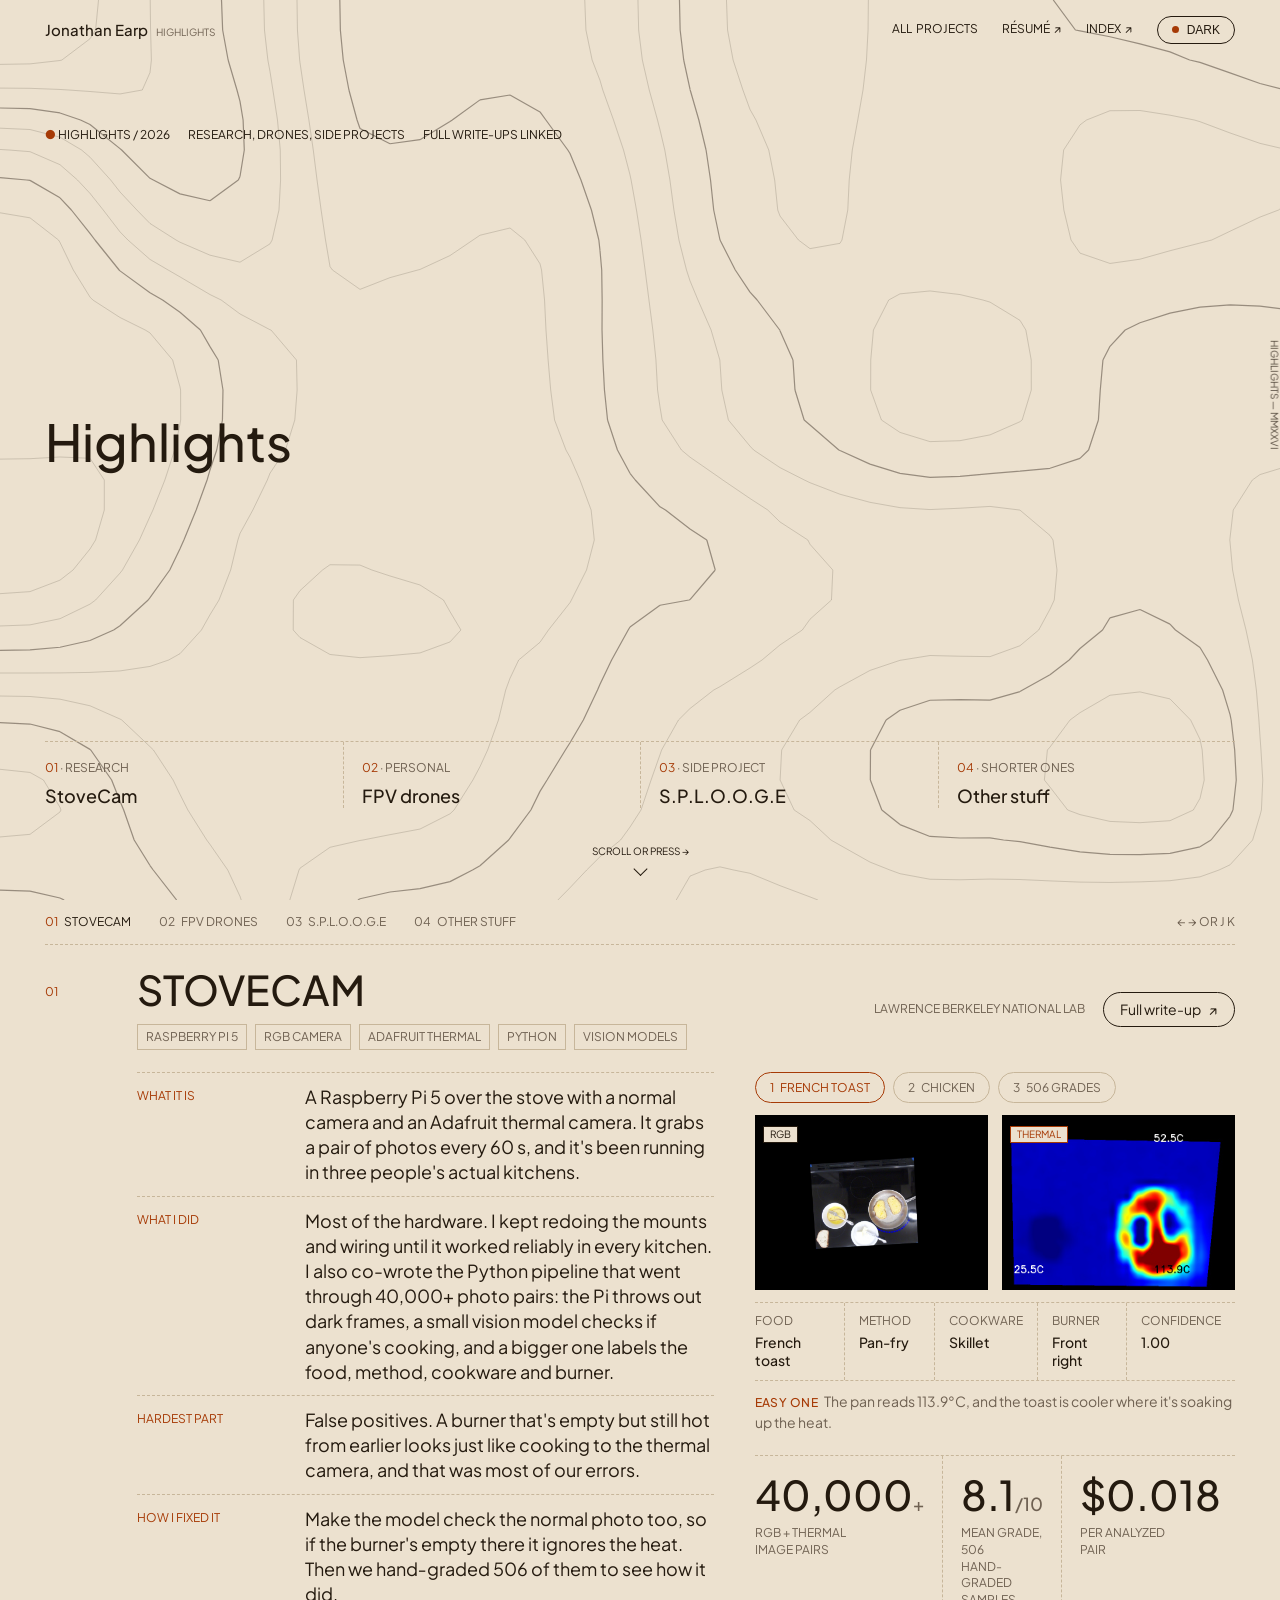
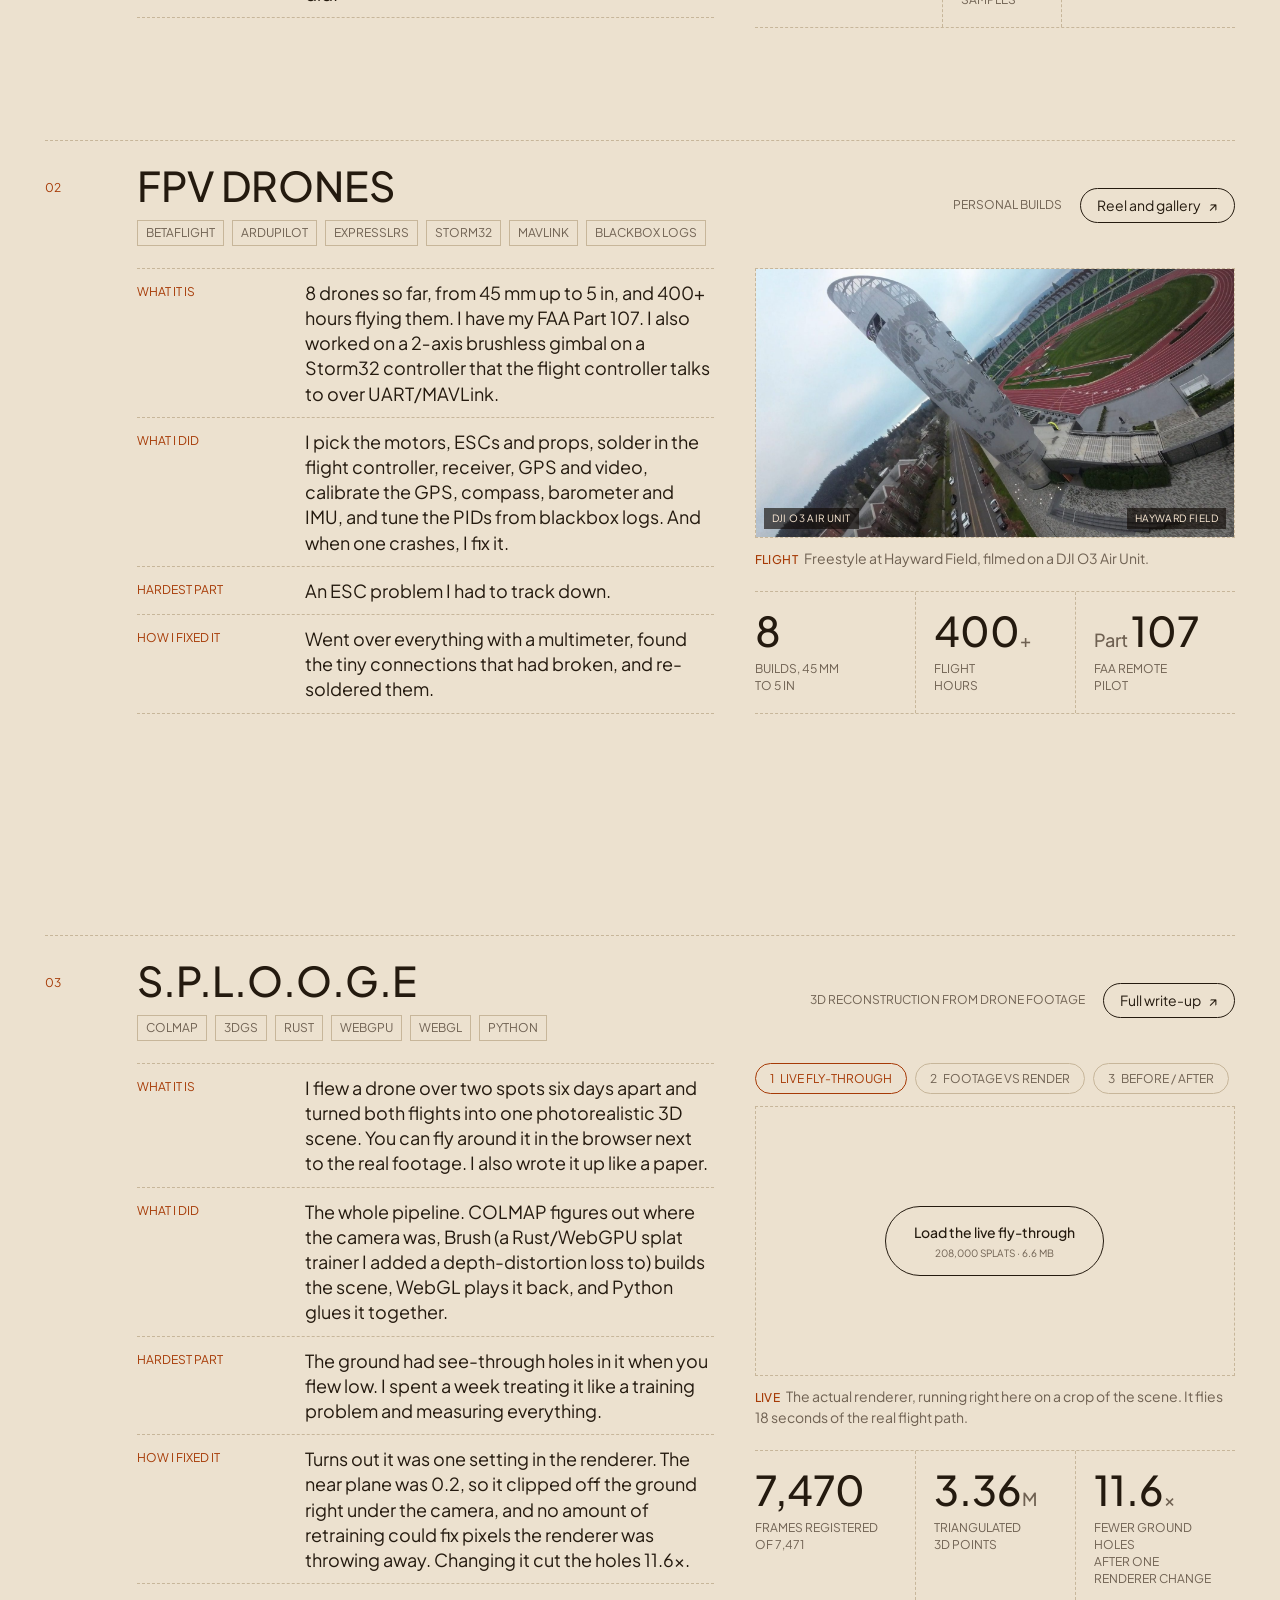
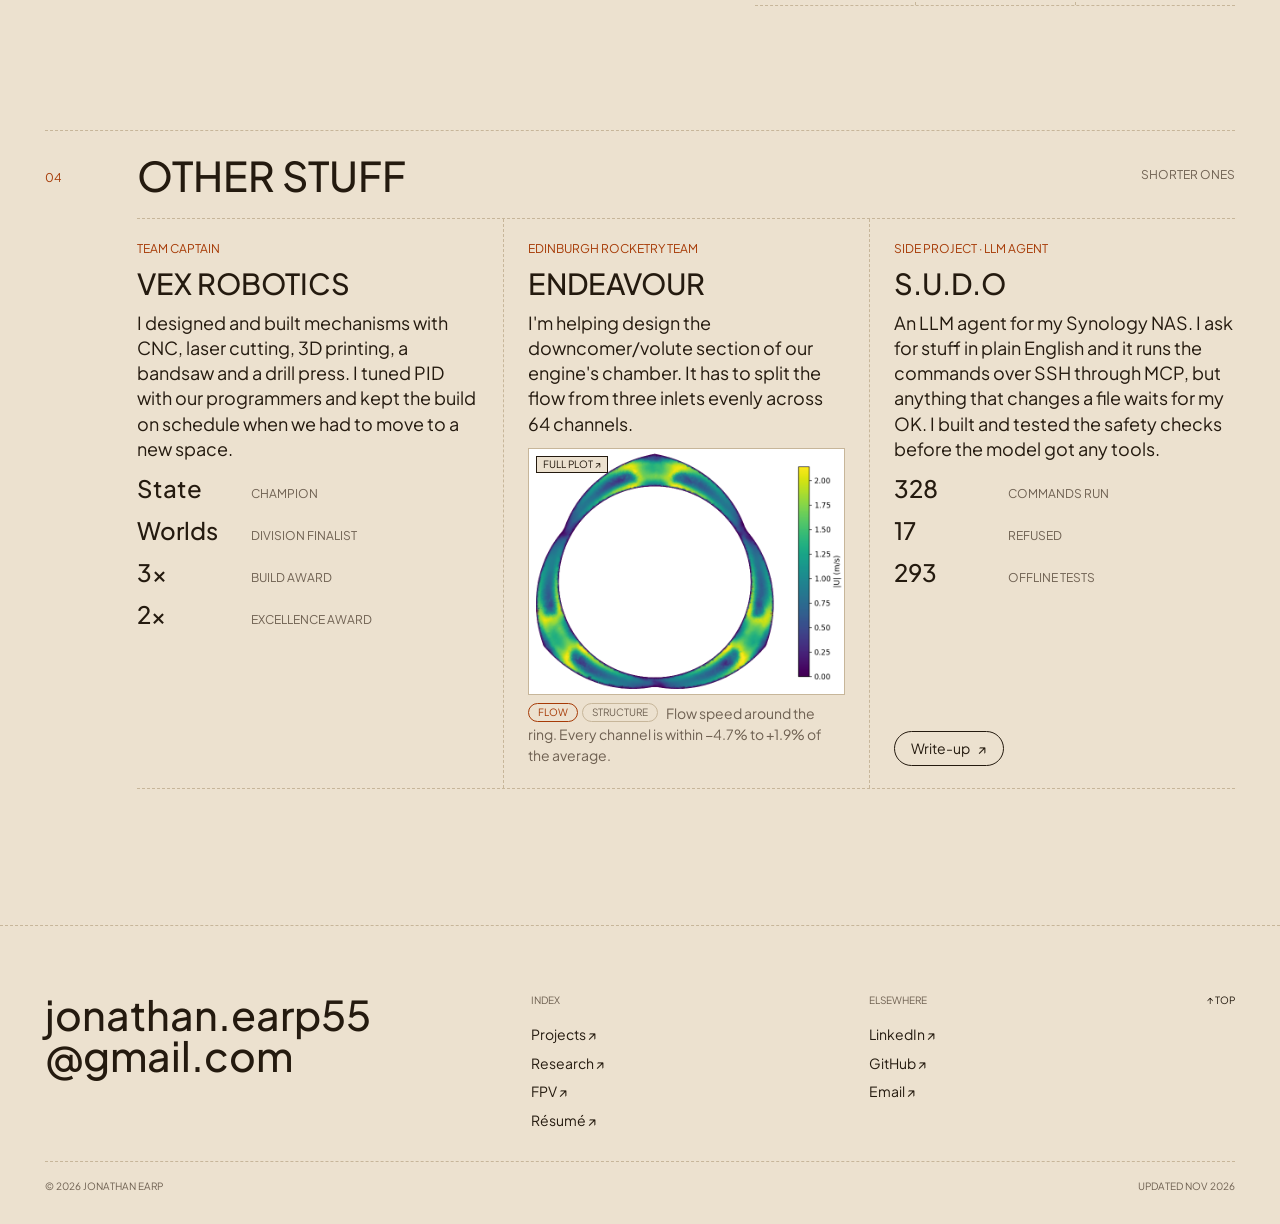
<file: highlights/index.html>
<!DOCTYPE html>
<html lang="en">
<head>
    <meta charset="UTF-8">
    <meta name="viewport" content="width=device-width, initial-scale=1.0">
    <title>Highlights — Jonathan Earp</title>
    <!-- Unlisted: not in the sitemap, not linked from any page, and kept out
         of search. Deliberately not in robots.txt either, since a Disallow
         line there would publish the path. No Open Graph or Twitter tags. -->
    <meta name="robots" content="noindex, nofollow">
    <link rel="icon" type="image/svg+xml" href="../assets/favicon.svg">
    <link rel="apple-touch-icon" href="../assets/apple-touch-icon.png">
    <meta name="author" content="Jonathan Earp">
    <meta name="theme-color" content="#100904">

    <link rel="preconnect" href="https://fonts.googleapis.com">
    <link rel="preconnect" href="https://fonts.gstatic.com" crossorigin>
    <link href="https://fonts.googleapis.com/css2?family=Plus+Jakarta+Sans:wght@400;500&display=swap" rel="stylesheet">

    <link rel="stylesheet" href="../style.css">
    <link rel="stylesheet" href="page.css">

    <script>
      (function () {
        var d = document.documentElement;
        d.classList.add("js");

        /* The five sites are separate origins, so localStorage cannot carry the
           theme between them - toggling on the hub and clicking through used to
           land you back in dark. A cookie on the parent domain does carry, so it
           is read first; localStorage stays as the fallback for local dev, where
           a .jonathanearp.xyz cookie is dropped. With neither set, follow the OS
           instead of forcing dark on someone whose machine is in light mode. */
        var t = "";
        var m = document.cookie.match(/(?:^|;\s*)theme=(dark|light)/);
        if (m) t = m[1];
        if (!t) { try { t = localStorage.getItem("theme") || ""; } catch (e) {} }
        if (!t && window.matchMedia &&
            matchMedia("(prefers-color-scheme: light)").matches) t = "light";
        d.dataset.theme = t === "light" ? "light" : "dark";

        /* Written by the toggle in every site's script - one place that knows
           about the cookie, so the five copies of the toggle stay trivial. */
        window.__setTheme = function (next) {
          d.dataset.theme = next;
          try { localStorage.setItem("theme", next); } catch (e) {}
          try {
            var dom = /(^|\.)jonathanearp\.xyz$/i.test(location.hostname)
              ? ";domain=.jonathanearp.xyz" : "";
            document.cookie = "theme=" + next +
              ";path=/;max-age=31536000;samesite=lax" + dom +
              (location.protocol === "https:" ? ";secure" : "");
          } catch (e) {}
        };
      })();
    </script>
</head>
<body class="walk">

    <div class="vlabel" aria-hidden="true">Highlights — MMXXVI</div>

    <header class="topbar">
        <div class="topbar__inner">
            <a href="../" class="brand">Jonathan Earp <span class="brand__crumb">Highlights</span></a>
            <nav class="topnav" id="topnav">
                <a href="../" class="topnav__link">All projects</a>
                <a href="https://resume.jonathanearp.xyz" class="topnav__link" target="_blank" rel="noopener">Résumé ↗</a>
                <a href="https://jonathanearp.xyz" class="topnav__link">Index ↗</a>
                <button class="theme-toggle" id="theme-toggle" type="button" aria-label="Toggle color theme">
                    <span class="theme-toggle__dot"></span><span class="theme-toggle__label"></span>
                </button>
            </nav>
            <button class="nav-toggle" id="nav-toggle" type="button"
                    aria-label="Menu" aria-expanded="false" aria-controls="topnav">
                <span></span><span></span>
            </button>
        </div>
    </header>

    <main id="top">

        <!-- ============ TITLE ============ -->
        <section class="hero wrap" id="intro">
            <canvas id="topo" data-topo data-interactive="true" aria-hidden="true"></canvas>
            <div class="hero__eyebrow mono" data-reveal>
                <span><span class="dot">●</span> Highlights / 2026</span>
                <span>Research, drones, side projects</span>
                <span>Full write-ups linked</span>
            </div>
            <h1 class="hero__title" data-reveal style="--i:1">Highlights</h1>

            <nav class="metastrip toc" data-reveal style="--i:3" aria-label="Contents">
                <a class="metastrip__cell" href="#stovecam">
                    <span class="metastrip__k"><b>01</b> · Research</span>
                    <span class="metastrip__v">StoveCam</span>
                </a>
                <a class="metastrip__cell" href="#fpv">
                    <span class="metastrip__k"><b>02</b> · Personal</span>
                    <span class="metastrip__v">FPV drones</span>
                </a>
                <a class="metastrip__cell" href="#splat">
                    <span class="metastrip__k"><b>03</b> · Side project</span>
                    <span class="metastrip__v">S.P.L.O.O.G.E</span>
                </a>
                <a class="metastrip__cell" href="#more">
                    <span class="metastrip__k"><b>04</b> · Shorter ones</span>
                    <span class="metastrip__v">Other stuff</span>
                </a>
            </nav>

            <div class="scroll-prompt" aria-hidden="true"><span>Scroll<span class="kb"> or press →</span></span><span class="chev"></span></div>
        </section>

        <div class="wrap">

            <nav class="chapnav" id="chapnav" aria-label="Sections">
                <a href="#stovecam"><span>01</span> StoveCam</a>
                <a href="#fpv"><span>02</span> FPV drones</a>
                <a href="#splat"><span>03</span> S.P.L.O.O.G.E</a>
                <a href="#more"><span>04</span> Other stuff</a>
                <span class="chapnav__keys" aria-hidden="true">← → or J K</span>
            </nav>

            <!-- ============ 01 STOVECAM ============ -->
            <section class="wsec" id="stovecam" data-reveal>
                <div class="wsec__no">01</div>
                <div>
                    <header class="wsec__head">
                        <div>
                            <h2 class="wsec__title">StoveCam</h2>
                            <div class="prow__tags">
                                <span>Raspberry Pi 5</span><span>RGB camera</span><span>Adafruit thermal</span>
                                <span>Python</span><span>Vision models</span>
                            </div>
                        </div>
                        <div class="wsec__aside">
                            <span class="wsec__meta">Lawrence Berkeley National Lab</span>
                            <a class="btn-ghost" href="https://research.jonathanearp.xyz/#stovecam" target="_blank" rel="noopener">Full write-up <span aria-hidden="true">↗</span></a>
                        </div>
                    </header>

                    <div class="wsec__grid">
                        <div>
                            <div class="status">
                                <div class="status__row"><span class="status__k">What it is</span><span class="status__v">A Raspberry Pi 5 over the stove with a normal camera and an Adafruit thermal camera. It grabs a pair of photos every 60&nbsp;s, and it's been running in three people's actual kitchens.</span></div>
                                <div class="status__row"><span class="status__k">What I did</span><span class="status__v">Most of the hardware. I kept redoing the mounts and wiring until it worked reliably in every kitchen. I also co-wrote the Python pipeline that went through 40,000+ photo pairs: the Pi throws out dark frames, a small vision model checks if anyone's cooking, and a bigger one labels the food, method, cookware and burner.</span></div>
                                <div class="status__row"><span class="status__k">Hardest part</span><span class="status__v">False positives. A burner that's empty but still hot from earlier looks just like cooking to the thermal camera, and that was most of our errors.</span></div>
                                <div class="status__row"><span class="status__k">How I fixed it</span><span class="status__v">Make the model check the normal photo too, so if the burner's empty there it ignores the heat. Then we hand&#8209;graded 506 of them to see how it did.</span></div>
                            </div>
                        </div>

                        <div data-tabs>
                            <div class="demo__ctl" role="group" aria-label="StoveCam figures">
                                <button class="sbtn is-on" type="button" data-tab="toast" aria-pressed="true"><span class="sbtn__n">1</span>French toast</button>
                                <button class="sbtn" type="button" data-tab="chicken" aria-pressed="false"><span class="sbtn__n">2</span>Chicken</button>
                                <button class="sbtn" type="button" data-tab="grades" aria-pressed="false"><span class="sbtn__n">3</span>506 grades</button>
                            </div>

                            <figure class="wpanel" data-panel="toast">
                                <div class="rcard__imgs">
                                    <figure><img src="media/stovecam-2309-rgb.jpg" alt="RGB capture: French toast cooking in a skillet"><figcaption><span class="ptag">RGB</span></figcaption></figure>
                                    <figure><img src="media/stovecam-2309-ir.jpg" alt="Thermal capture of the same instant: hot pan, cooler toast"><figcaption><span class="ptag ptag--ir">Thermal</span></figcaption></figure>
                                </div>
                                <dl class="rcard__out">
                                    <div><dt>Food</dt><dd>French toast</dd></div>
                                    <div><dt>Method</dt><dd>Pan-fry</dd></div>
                                    <div><dt>Cookware</dt><dd>Skillet</dd></div>
                                    <div><dt>Burner</dt><dd>Front right</dd></div>
                                    <div><dt>Confidence</dt><dd>1.00</dd></div>
                                </dl>
                                <figcaption class="wcap"><strong>Easy one</strong>The pan reads 113.9&deg;C, and the toast is cooler where it's soaking up the heat.</figcaption>
                            </figure>

                            <figure class="wpanel" data-panel="chicken" hidden>
                                <div class="rcard__imgs rcard__imgs--3">
                                    <figure>
                                        <img src="media/stovecam-2385-rgb.jpg" alt="A lid being lifted off a pot on the right burner, with a hand and motion blur in the shot" loading="lazy">
                                        <figcaption><span class="ptag">RGB</span></figcaption>
                                        <span class="wring" aria-hidden="true"></span>
                                    </figure>
                                    <figure>
                                        <img src="media/stovecam-2385-ir.jpg" alt="Thermal of the same instant: active heat under the pot, and leftover heat on the empty left burner" loading="lazy">
                                        <figcaption><span class="ptag ptag--ir">Thermal</span></figcaption>
                                    </figure>
                                    <figure>
                                        <img src="media/stovecam-2385-leg.jpg" alt="Zoomed in on the circled spot: the end of a chicken leg poking out from under the lid" loading="lazy">
                                        <figcaption><span class="ptag">Zoomed in</span></figcaption>
                                    </figure>
                                </div>
                                <dl class="rcard__out">
                                    <div><dt>Food</dt><dd>Chicken</dd></div>
                                    <div><dt>Method</dt><dd>Boil</dd></div>
                                    <div><dt>Cookware</dt><dd>Pot</dd></div>
                                    <div><dt>Burner</dt><dd>Right</dd></div>
                                    <div><dt>Confidence</dt><dd>0.95</dd></div>
                                </dl>
                                <figcaption class="wcap"><strong>Hard one</strong>Lid half off, a hand in the way, motion blur, and the only chicken in frame is the end of a leg. It still got all of it right, and we graded it 10/10.</figcaption>
                            </figure>

                            <figure class="wpanel" data-panel="grades" hidden>
                                <img class="fig--dark" src="media/fig-rating-dark.svg" alt="Bar chart of 506 human grades: most captures score 9 or 10, mean 8.1, with a secondary cluster at 5" loading="lazy">
                                <img class="fig--light" src="media/fig-rating-light.svg" alt="" aria-hidden="true" loading="lazy">
                                <figcaption class="wcap"><strong>506 graded</strong>That bump at 5 is the leftover-heat problem: 122 of those 125 are an empty burner that was still warm.</figcaption>
                            </figure>

                            <div class="stats stats--3">
                                <div class="stat"><div class="stat__n">40,000<small>+</small></div><div class="stat__l">RGB + thermal<br>image pairs</div></div>
                                <div class="stat"><div class="stat__n">8.1<small>/10</small></div><div class="stat__l">Mean grade, 506<br>hand-graded samples</div></div>
                                <div class="stat"><div class="stat__n">$0.018</div><div class="stat__l">Per analyzed<br>pair</div></div>
                            </div>
                        </div>
                    </div>
                </div>
            </section>

            <!-- ============ 02 FPV ============ -->
            <section class="wsec" id="fpv" data-reveal>
                <div class="wsec__no">02</div>
                <div>
                    <header class="wsec__head">
                        <div>
                            <h2 class="wsec__title">FPV drones</h2>
                            <div class="prow__tags">
                                <span>Betaflight</span><span>ArduPilot</span><span>ExpressLRS</span>
                                <span>Storm32</span><span>MAVLink</span><span>Blackbox logs</span>
                            </div>
                        </div>
                        <div class="wsec__aside">
                            <span class="wsec__meta">Personal builds</span>
                            <a class="btn-ghost" href="https://fpv.jonathanearp.xyz" target="_blank" rel="noopener">Reel and gallery <span aria-hidden="true">↗</span></a>
                        </div>
                    </header>

                    <div class="wsec__grid">
                        <div>
                            <div class="status">
                                <div class="status__row"><span class="status__k">What it is</span><span class="status__v">8 drones so far, from 45&nbsp;mm up to 5&nbsp;in, and 400+ hours flying them. I have my FAA Part 107. I also worked on a 2&#8209;axis brushless gimbal on a Storm32 controller that the flight controller talks to over UART/MAVLink.</span></div>
                                <div class="status__row"><span class="status__k">What I did</span><span class="status__v">I pick the motors, ESCs and props, solder in the flight controller, receiver, GPS and video, calibrate the GPS, compass, barometer and IMU, and tune the PIDs from blackbox logs. And when one crashes, I fix it.</span></div>
                                <div class="status__row"><span class="status__k">Hardest part</span><span class="status__v">An ESC problem I had to track down.</span></div>
                                <div class="status__row"><span class="status__k">How I fixed it</span><span class="status__v">Went over everything with a multimeter, found the tiny connections that had broken, and re-soldered them.</span></div>
                            </div>
                        </div>

                        <div>
                            <figure class="wpanel">
                                <div class="wstage">
                                    <div class="vsolo">
                                        <div class="vsolo__frame">
                                            <video class="vsolo__v" data-play muted loop playsinline preload="none"
                                                   poster="media/fpv-hayward-poster.jpg"
                                                   aria-label="FPV freestyle flight around the tower at Hayward Field">
                                                <source src="media/fpv-hayward.mp4" type="video/mp4">
                                            </video>
                                            <span class="vsolo__l vsolo__l--a">DJI O3 Air Unit</span>
                                            <span class="vsolo__l vsolo__l--b">Hayward Field</span>
                                        </div>
                                    </div>
                                </div>
                                <figcaption class="wcap"><strong>Flight</strong>Freestyle at Hayward Field, filmed on a DJI O3 Air Unit.</figcaption>
                            </figure>

                            <div class="stats stats--3">
                                <div class="stat"><div class="stat__n">8</div><div class="stat__l">Builds, 45&nbsp;mm<br>to 5&nbsp;in</div></div>
                                <div class="stat"><div class="stat__n">400<small>+</small></div><div class="stat__l">Flight<br>hours</div></div>
                                <div class="stat"><div class="stat__n"><small>Part </small>107</div><div class="stat__l">FAA remote<br>pilot</div></div>
                            </div>
                        </div>
                    </div>
                </div>
            </section>

            <!-- ============ 03 S.P.L.O.O.G.E ============ -->
            <section class="wsec" id="splat" data-reveal>
                <div class="wsec__no">03</div>
                <div>
                    <header class="wsec__head">
                        <div>
                            <h2 class="wsec__title">S.P.L.O.O.G.E</h2>
                            <div class="prow__tags">
                                <span>COLMAP</span><span>3DGS</span><span>Rust</span>
                                <span>WebGPU</span><span>WebGL</span><span>Python</span>
                            </div>
                        </div>
                        <div class="wsec__aside">
                            <span class="wsec__meta">3D reconstruction from drone footage</span>
                            <a class="btn-ghost" href="../splat/" target="_blank" rel="noopener">Full write-up <span aria-hidden="true">↗</span></a>
                        </div>
                    </header>

                    <div class="wsec__grid">
                        <div>
                            <div class="status">
                                <div class="status__row"><span class="status__k">What it is</span><span class="status__v">I flew a drone over two spots six days apart and turned both flights into one photorealistic 3D scene. You can fly around it in the browser next to the real footage. I also wrote it up like a paper.</span></div>
                                <!-- The trainer is Brush (github.com/ArthurBrussee/brush), not mine; the
                                     splat write-up's Tools section says so. My part of it is the
                                     depth-distortion loss. -->
                                <div class="status__row"><span class="status__k">What I did</span><span class="status__v">The whole pipeline. COLMAP figures out where the camera was, Brush (a Rust/WebGPU splat trainer I added a depth-distortion loss to) builds the scene, WebGL plays it back, and Python glues it together.</span></div>
                                <div class="status__row"><span class="status__k">Hardest part</span><span class="status__v">The ground had see-through holes in it when you flew low. I spent a week treating it like a training problem and measuring everything.</span></div>
                                <div class="status__row"><span class="status__k">How I fixed it</span><span class="status__v">Turns out it was one setting in the renderer. The near plane was 0.2, so it clipped off the ground right under the camera, and no amount of retraining could fix pixels the renderer was throwing away. Changing it cut the holes 11.6&times;.</span></div>
                            </div>
                        </div>

                        <div data-tabs>
                            <div class="demo__ctl" role="group" aria-label="S.P.L.O.O.G.E figures">
                                <button class="sbtn is-on" type="button" data-tab="live" aria-pressed="true"><span class="sbtn__n">1</span>Live fly-through</button>
                                <button class="sbtn" type="button" data-tab="pair" aria-pressed="false"><span class="sbtn__n">2</span>Footage vs render</button>
                                <button class="sbtn" type="button" data-tab="fix" aria-pressed="false"><span class="sbtn__n">3</span>Before / after</button>
                            </div>

                            <div class="wpanel" data-panel="live">
                                <div class="wstage">
                                    <div class="viewer" id="wviewer">
                                        <div class="viewer__stage">
                                            <canvas class="viewer__canvas" aria-label="Live 3D Gaussian Splatting render of the hilltop site"></canvas>
                                            <button class="viewer__load" type="button">
                                                <span class="viewer__loadk">Load the live fly-through</span>
                                                <span class="viewer__loadv">208,000 splats · 6.6 MB</span>
                                            </button>
                                            <div class="viewer__bar" hidden><i></i></div>
                                            <span class="vsolo__l vsolo__l--a wlive__l" id="wviewer-tag" hidden>Recorded flight path</span>
                                            <span class="vsolo__l vsolo__l--b wlive__l" id="wviewer-fps" hidden>—</span>
                                        </div>
                                    </div>
                                </div>
                                <p class="wcap" id="wviewer-pre"><strong>Live</strong>The actual renderer, running right here on a crop of the scene. It flies 18 seconds of the real flight path.</p>
                                <p class="wcap" id="wviewer-fallback" hidden></p>
                                <div class="wctl" id="wviewer-ctl" hidden>
                                    <span class="sgroup">
                                        <button class="sbtn is-on" type="button" id="wviewer-fly">Fly the path</button>
                                        <button class="sbtn" type="button" id="wviewer-reset">Reset</button>
                                    </span>
                                    <span class="sgroup" role="group" aria-label="Near plane">
                                        <button class="sbtn is-on" type="button" data-zn="0.01">znear 0.01</button>
                                        <button class="sbtn" type="button" data-zn="0.2">znear 0.2 (bug)</button>
                                    </span>
                                    <a class="wctl__read" href="../splat/#liveviewer" target="_blank" rel="noopener">Full viewer ↗</a>
                                </div>
                            </div>

                            <figure class="wpanel" data-panel="pair" hidden>
                                <div class="wstage">
                                    <div class="vpair">
                                        <video class="vpair__v" data-play muted loop playsinline preload="none"
                                               poster="../splat/media/flythrough-poster.jpg"
                                               aria-label="Source drone footage on the left, the reconstruction rendered from the same recorded pose on the right">
                                            <source src="../splat/media/flythrough.mp4" type="video/mp4">
                                        </video>
                                        <span class="vpair__rule" aria-hidden="true"></span>
                                        <span class="vpair__l vpair__l--a">Source footage</span>
                                        <span class="vpair__l vpair__l--b">Reconstruction</span>
                                    </div>
                                </div>
                                <figcaption class="wcap"><strong>Same pose</strong>Left is the drone's video. Right is the reconstruction from the exact same camera pose, frame for frame.</figcaption>
                            </figure>

                            <figure class="wpanel" data-panel="fix" hidden>
                                <div class="wstage">
                                    <div class="abpair" id="wab">
                                        <img class="abpair__img" src="../splat/media/znear_old.jpg" alt="The same camera pose rendered with znear 0.2: the bottom third of the frame is empty" loading="lazy" width="900" height="675">
                                        <img class="abpair__img abpair__img--top" src="../splat/media/znear_fix.jpg" alt="The same camera pose rendered with znear 0.01: the ground is fully covered" loading="lazy" width="900" height="675">
                                        <input class="abpair__range" type="range" min="0" max="100" value="52"
                                               aria-label="Wipe between znear 0.2 and znear 0.01">
                                        <span class="abpair__handle" aria-hidden="true"></span>
                                        <span class="abpair__l abpair__l--a">znear 0.2, shipped</span>
                                        <span class="abpair__l abpair__l--b">znear 0.01</span>
                                    </div>
                                </div>
                                <figcaption class="wcap"><strong>Drag</strong>Same file, same camera, only the near plane changed. Holes in the bottom third go from 51.2% to 4.4%.</figcaption>
                            </figure>

                            <div class="stats stats--3">
                                <div class="stat"><div class="stat__n">7,470</div><div class="stat__l">Frames registered<br>of 7,471</div></div>
                                <div class="stat"><div class="stat__n">3.36<small>M</small></div><div class="stat__l">Triangulated<br>3D points</div></div>
                                <div class="stat"><div class="stat__n">11.6<small>&times;</small></div><div class="stat__l">Fewer ground holes<br>after one renderer change</div></div>
                            </div>
                        </div>
                    </div>
                </div>
            </section>

            <!-- ============ 04 OTHER STUFF ============ -->
            <section class="wsec" id="more" data-reveal>
                <div class="wsec__no">04</div>
                <div>
                    <header class="wsec__head">
                        <div>
                            <h2 class="wsec__title">Other stuff</h2>
                        </div>
                        <div class="wsec__aside">
                            <span class="wsec__meta">Shorter ones</span>
                        </div>
                    </header>

                    <div class="qhits">
                        <article class="qhit">
                            <span class="qhit__k">Team captain</span>
                            <h3 class="qhit__t">VEX Robotics</h3>
                            <p class="qhit__p">I designed and built mechanisms with CNC, laser cutting, 3D printing, a bandsaw and a drill press. I tuned PID with our programmers and kept the build on schedule when we had to move to a new space.</p>
                            <div class="prow__stats">
                                <div class="prow__stat"><b>State</b><span>Champion</span></div>
                                <div class="prow__stat"><b>Worlds</b><span>Division finalist</span></div>
                                <div class="prow__stat"><b>3&times;</b><span>Build Award</span></div>
                                <div class="prow__stat"><b>2&times;</b><span>Excellence Award</span></div>
                            </div>
                        </article>

                        <article class="qhit">
                            <span class="qhit__k">Edinburgh rocketry team</span>
                            <h3 class="qhit__t">Endeavour</h3>
                            <p class="qhit__p">I'm helping design the downcomer/volute section of our engine's chamber. It has to split the flow from three inlets evenly across 64 channels.</p>
                            <figure class="qhit__fig" data-tabs>
                                <a data-panel="flow" href="media/endeavour-flow-split.png" target="_blank" rel="noopener">
                                    <img src="media/endeavour-ring.png" alt="Simulated flow speed around the ring at mid-height, looking up the axis, with the three inlets' jets visible" loading="lazy">
                                    <span class="ptag qhit__open">Full plot ↗</span>
                                </a>
                                <a data-panel="structure" href="media/endeavour-structure.png" target="_blank" rel="noopener" hidden>
                                    <img src="media/endeavour-chamber.png" alt="Structural simulation of the whole chamber, coloured by safety factor on yield" loading="lazy">
                                    <span class="ptag qhit__open">Full plot ↗</span>
                                </a>
                                <figcaption class="wcap">
                                    <span class="qhit__sw" role="group" aria-label="Endeavour plots"><button class="sbtn is-on" type="button" data-tab="flow" aria-pressed="true">Flow</button><button class="sbtn" type="button" data-tab="structure" aria-pressed="false">Structure</button></span>
                                    <span data-panel="flow">Flow speed around the ring. Every channel is within &minus;4.7% to +1.9% of the average.</span>
                                    <span data-panel="structure" hidden>Safety factor on yield across the whole chamber, from a two-way fluid&ndash;structure run.</span>
                                </figcaption>
                            </figure>
                        </article>

                        <article class="qhit">
                            <span class="qhit__k">Side project · LLM agent</span>
                            <h3 class="qhit__t">S.U.D.O</h3>
                            <p class="qhit__p">An LLM agent for my Synology NAS. I ask for stuff in plain English and it runs the commands over SSH through MCP, but anything that changes a file waits for my OK. I built and tested the safety checks before the model got any tools.</p>
                            <div class="prow__stats">
                                <div class="prow__stat"><b>328</b><span>Commands run</span></div>
                                <div class="prow__stat"><b>17</b><span>Refused</span></div>
                                <div class="prow__stat"><b>293</b><span>Offline tests</span></div>
                            </div>
                            <a class="btn-ghost qhit__go" href="../nas/" target="_blank" rel="noopener">Write-up <span aria-hidden="true">↗</span></a>
                        </article>
                    </div>
                </div>
            </section>

        </div>
    </main>

    <footer class="foot">
        <div class="wrap">
            <div class="foot__grid">
                <div class="foot__col"><div class="foot__big"><a href="mailto:jonathan.earp55@gmail.com">jonathan.earp55<br>@gmail.com</a></div></div>
                <div class="foot__col">
                    <h4>Index</h4>
                    <ul>
                        <li><a href="../">Projects ↗</a></li>
                        <li><a href="https://research.jonathanearp.xyz">Research ↗</a></li>
                        <li><a href="https://fpv.jonathanearp.xyz">FPV ↗</a></li>
                        <li><a href="https://resume.jonathanearp.xyz">Résumé ↗</a></li>
                    </ul>
                </div>
                <div class="foot__col">
                    <h4>Elsewhere</h4>
                    <ul>
                        <li><a href="https://www.linkedin.com/in/earpjonathan/" target="_blank" rel="noopener">LinkedIn ↗</a></li>
                        <li><a href="https://github.com/earpjonathan" target="_blank" rel="noopener">GitHub ↗</a></li>
                        <li><a href="mailto:jonathan.earp55@gmail.com">Email ↗</a></li>
                    </ul>
                </div>
                <a href="#top" class="to-top">↑ Top</a>
            </div>
            <div class="foot__bar">
                <span>© <span id="year">2026</span> Jonathan Earp</span>
                <span>Updated Nov 2026</span>
            </div>
        </div>
    </footer>

    <script src="../topo.js"></script>
    <script src="../script.js"></script>
    <script src="../splat/viewer.js"></script>
    <script src="page.js"></script>
</body>
</html>
</file>
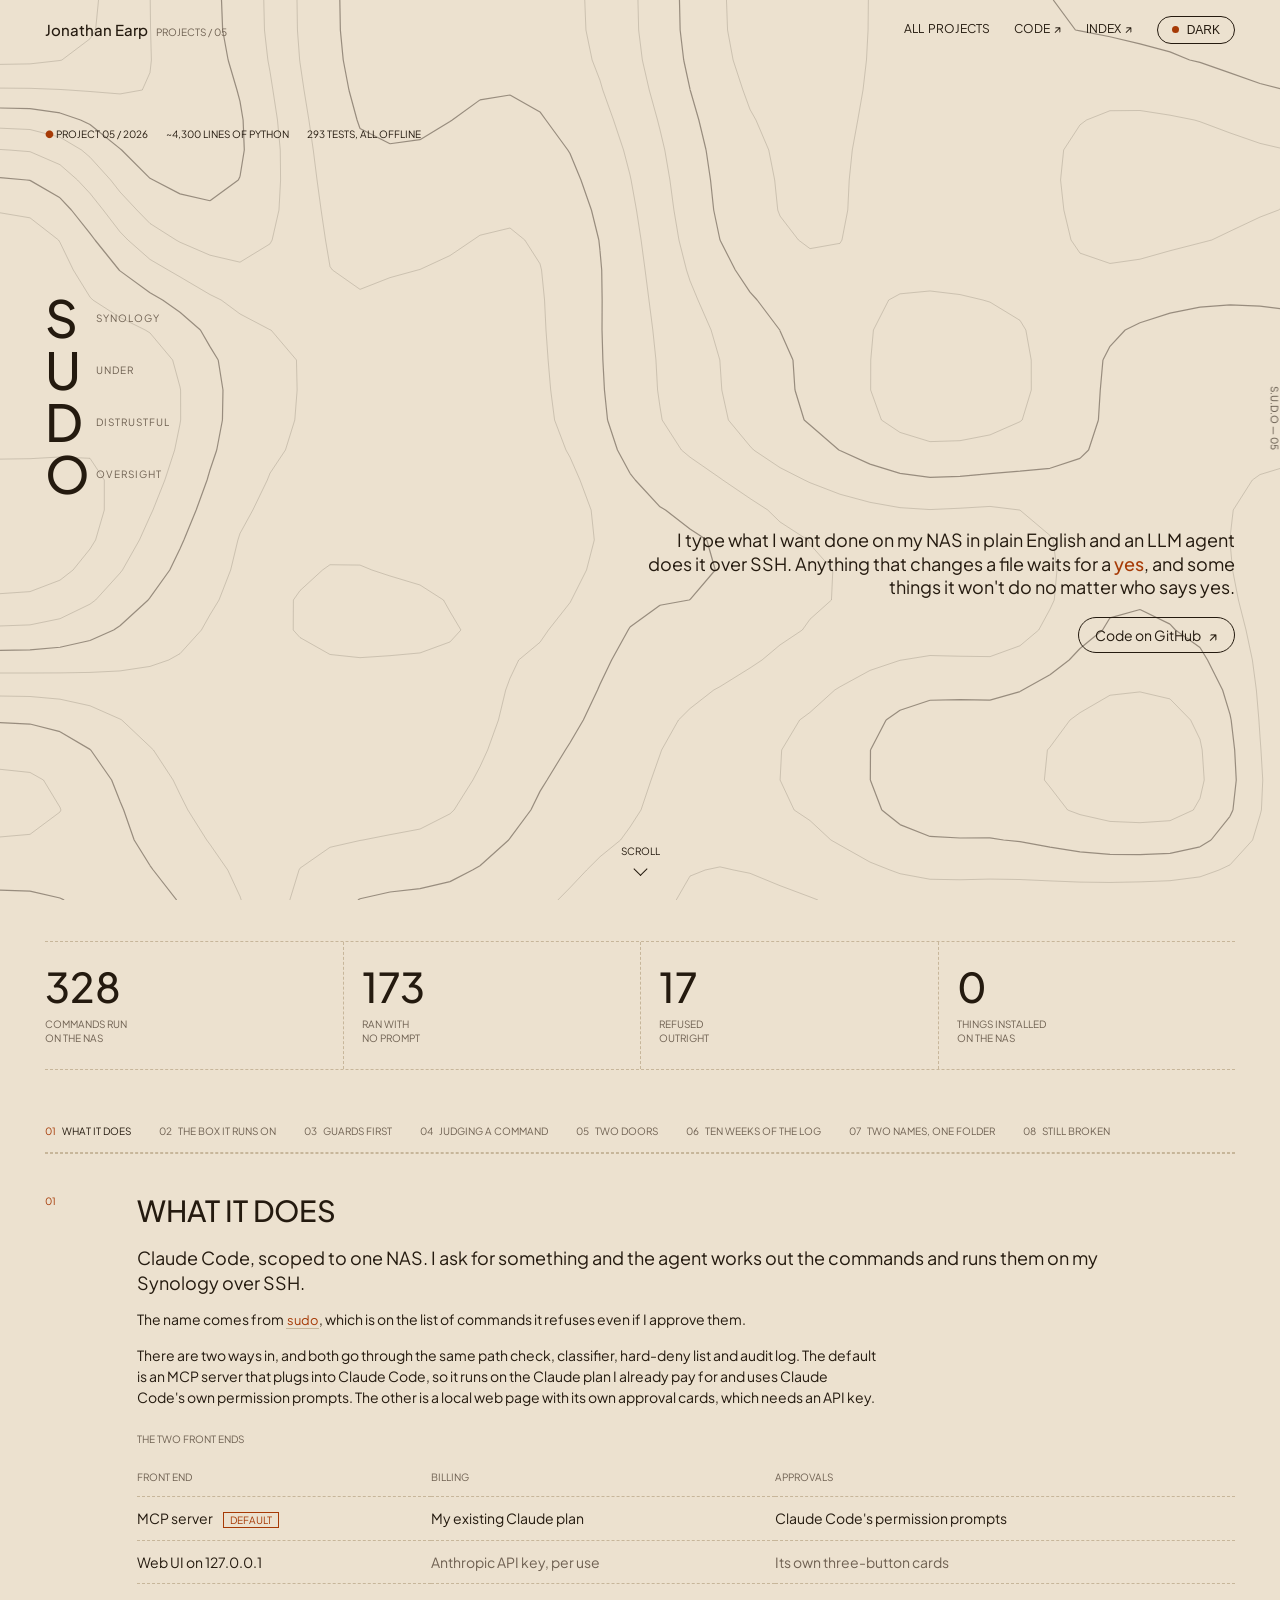
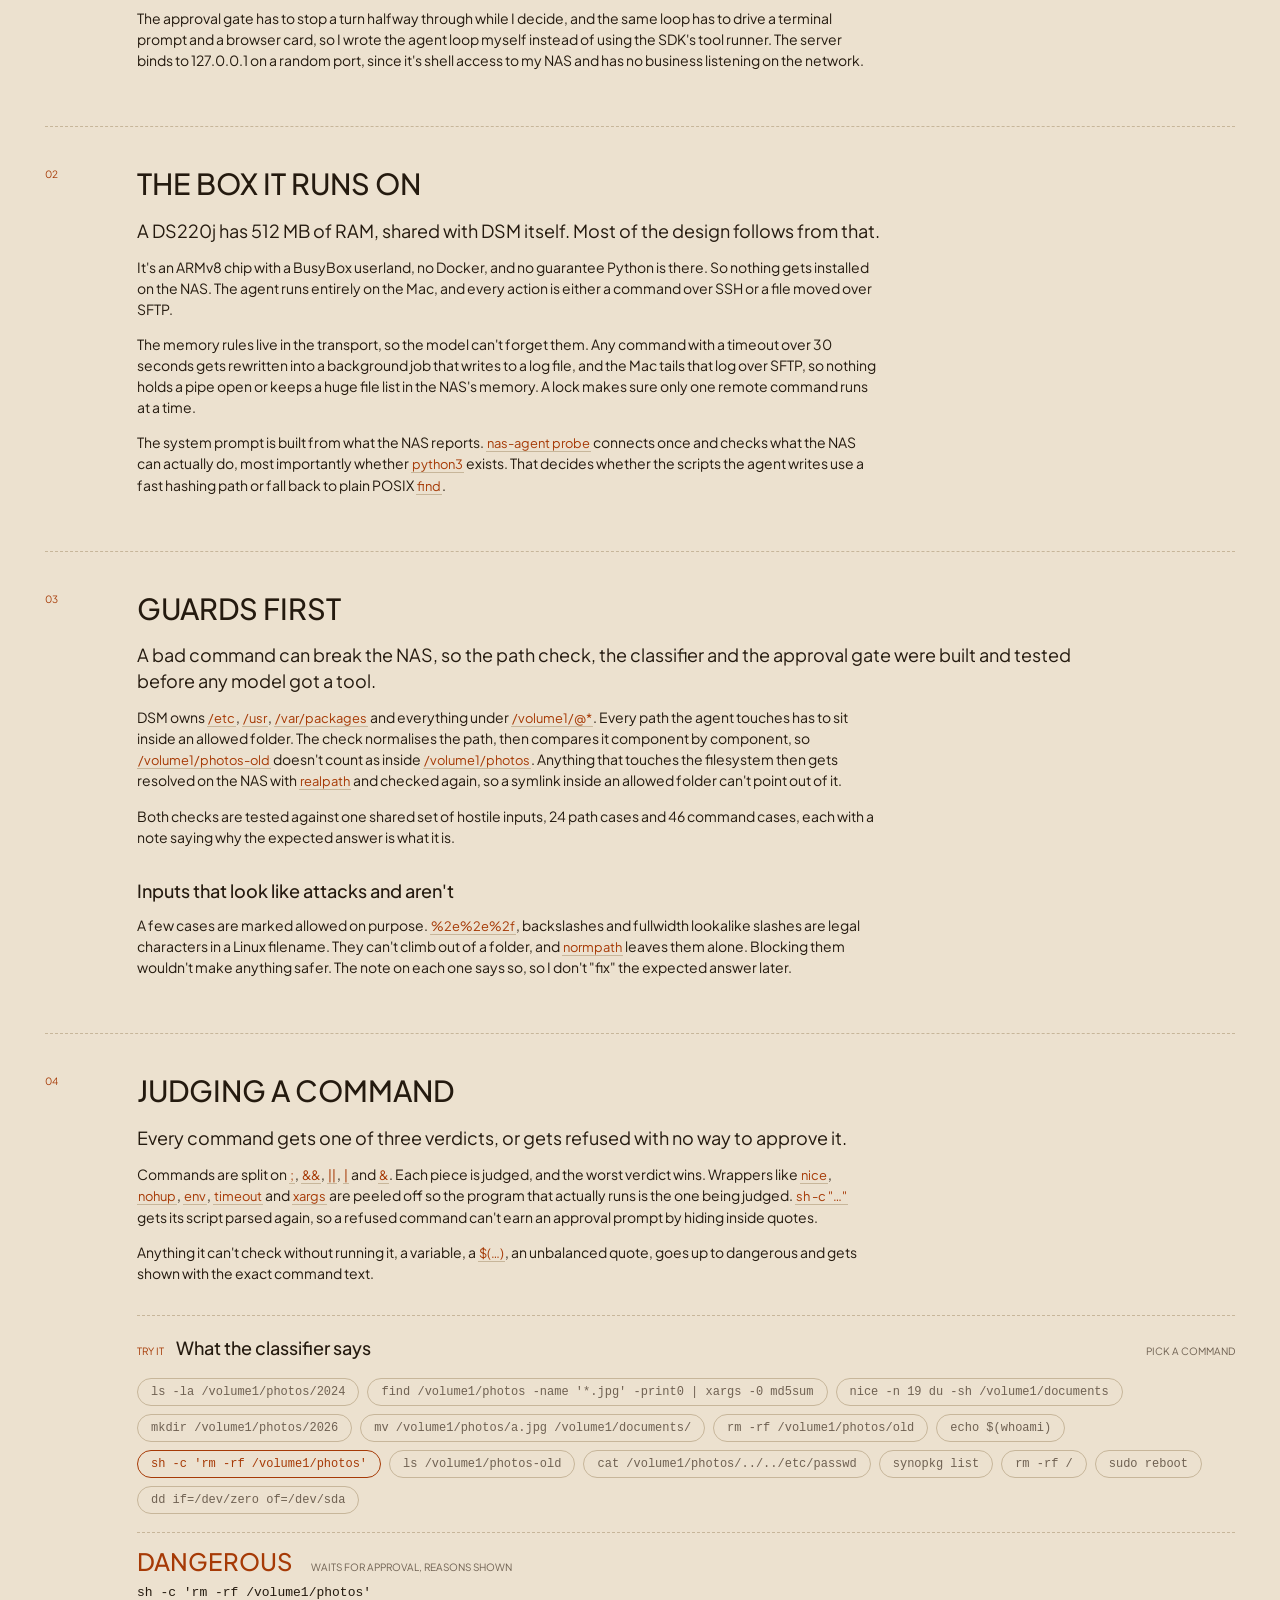
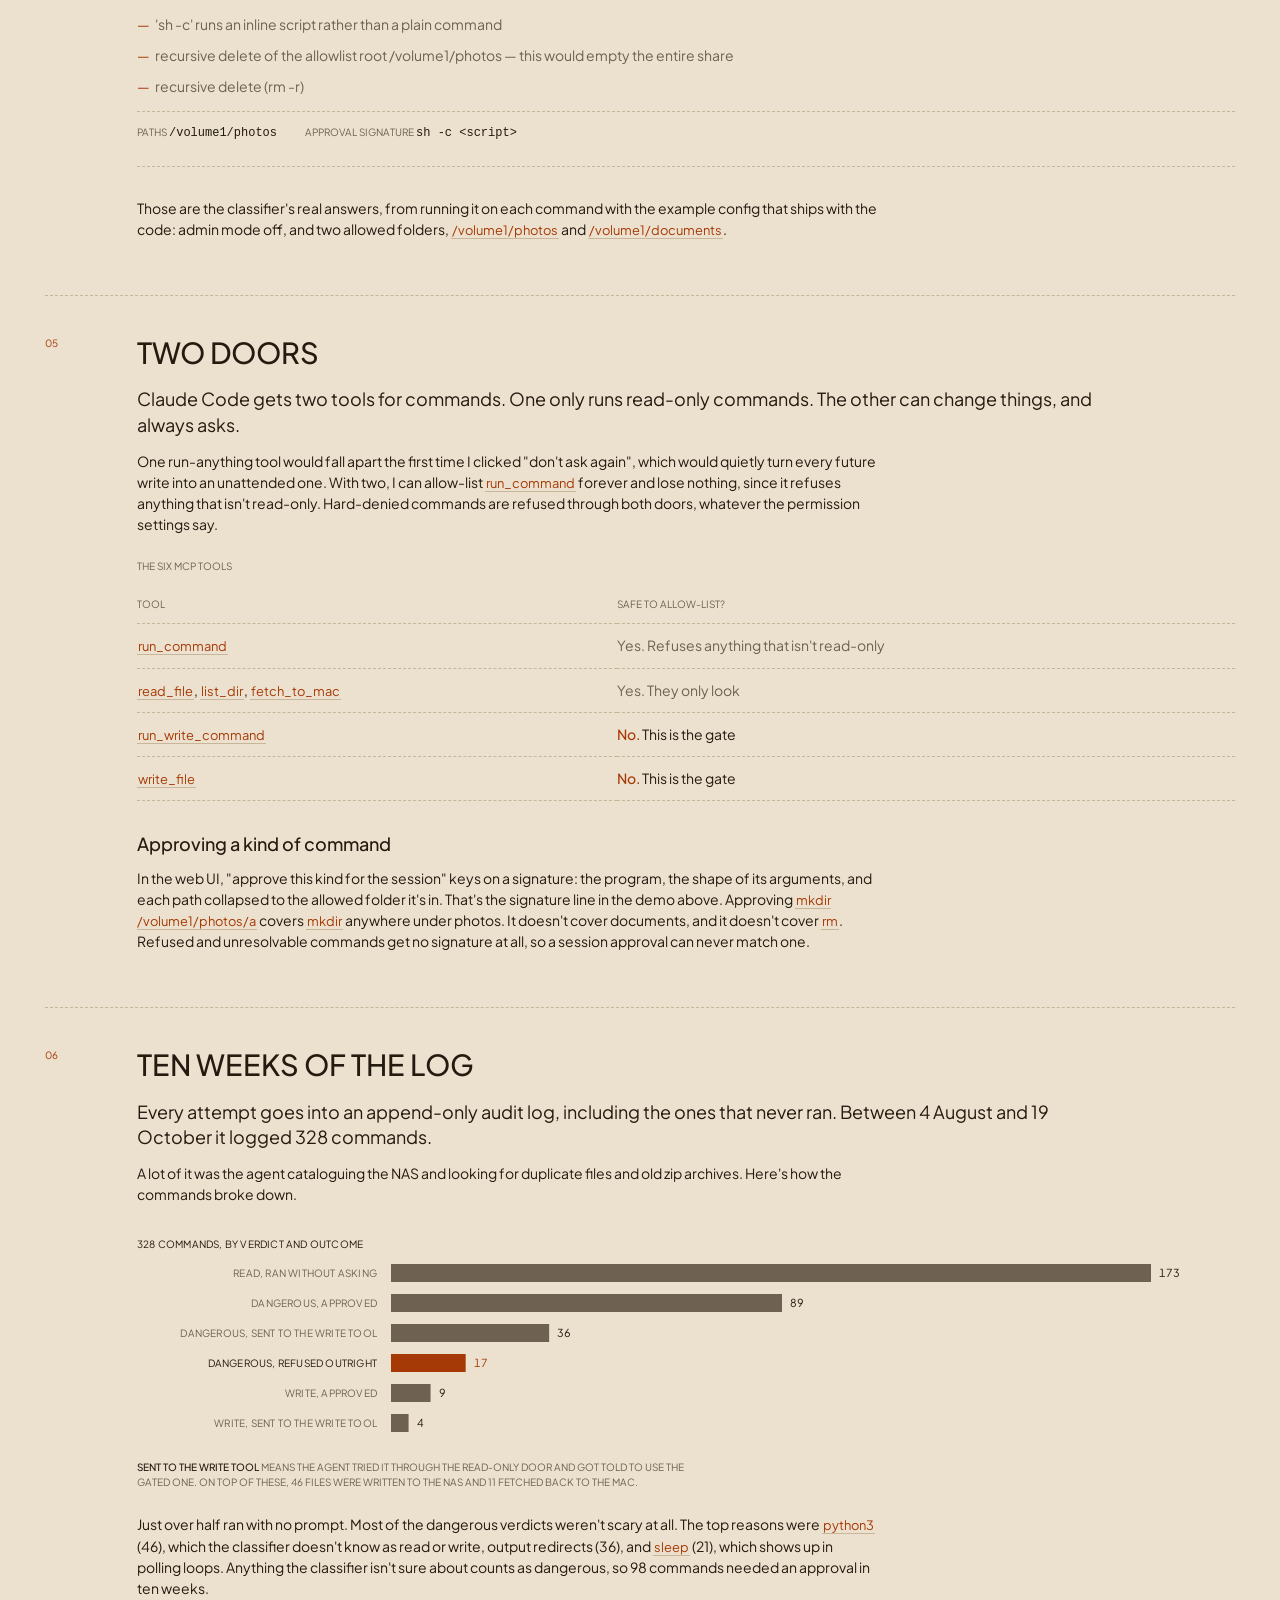
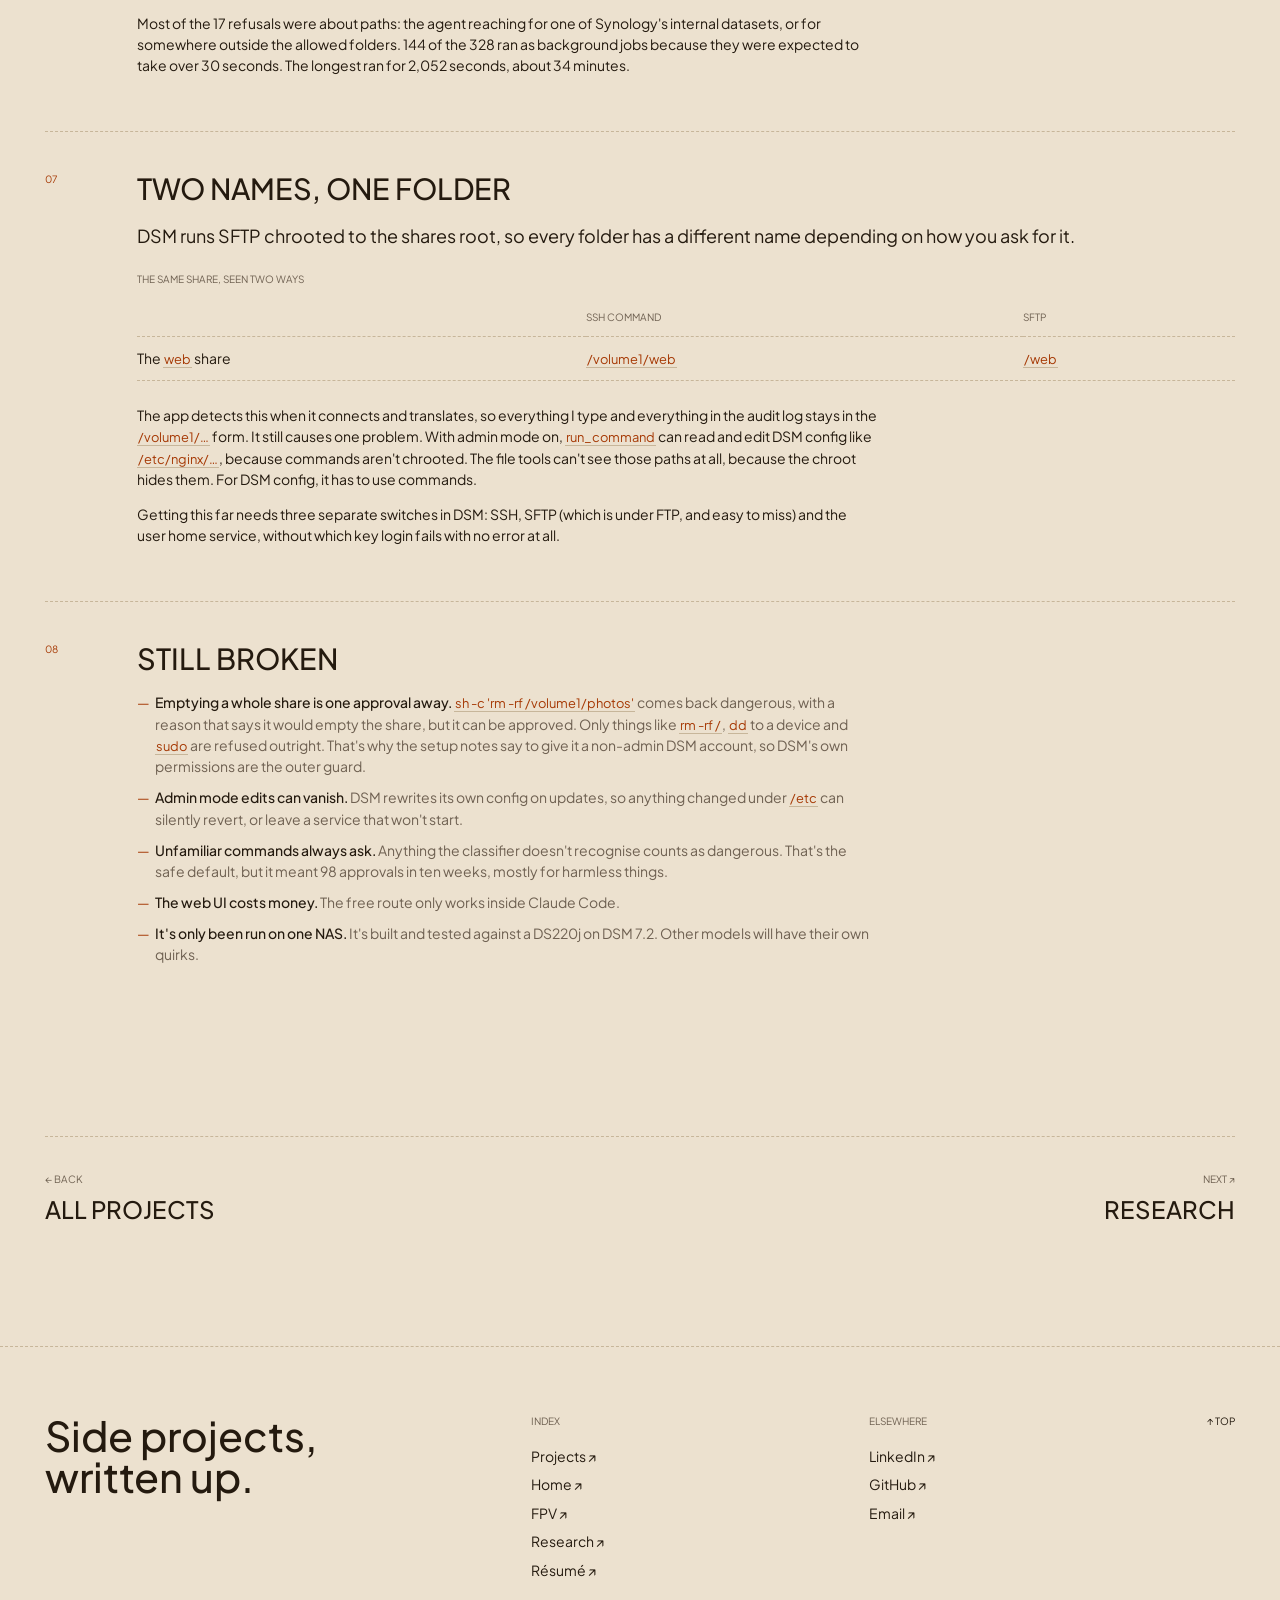
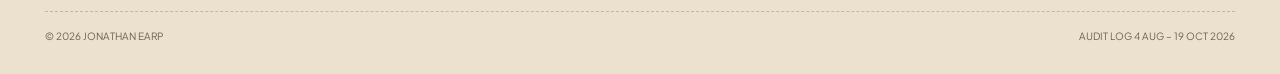
<file: nas/index.html>
<!DOCTYPE html>
<html lang="en">
<head>
    <meta charset="UTF-8">
    <meta name="viewport" content="width=device-width, initial-scale=1.0">
    <title>S.U.D.O — Jonathan Earp</title>
    <meta name="description" content="An LLM agent that runs plain-English requests on a Synology NAS over SSH, with a path allowlist, a command classifier and an approval gate built before the model got any tools. Plus ten weeks of its audit log.">
    <link rel="icon" type="image/svg+xml" href="../assets/favicon.svg">
    <link rel="apple-touch-icon" href="../assets/apple-touch-icon.png">
    <link rel="canonical" href="https://projects.jonathanearp.xyz/nas/">
    <meta name="author" content="Jonathan Earp">
    <meta name="robots" content="index, follow, max-image-preview:large, max-snippet:-1">
    <meta name="theme-color" content="#100904">

    <meta property="og:type" content="article">
    <meta property="og:site_name" content="Jonathan Earp">
    <meta property="og:title" content="S.U.D.O — a gated LLM agent for a Synology NAS">
    <meta property="og:description" content="An LLM agent that runs commands on my Synology NAS over SSH. The safety checks were built before the model got any tools.">
    <meta property="og:url" content="https://projects.jonathanearp.xyz/nas/">
    <meta property="og:image" content="https://jonathanearp.xyz/assets/og.jpg">
    <meta property="og:image:width" content="1200">
    <meta property="og:image:height" content="630">
    <meta name="twitter:card" content="summary_large_image">
    <meta name="twitter:title" content="S.U.D.O — a gated LLM agent for a Synology NAS">
    <meta name="twitter:description" content="An LLM agent for a Synology NAS, and ten weeks of its audit log.">
    <meta name="twitter:image" content="https://jonathanearp.xyz/assets/og.jpg">
    <meta name="twitter:creator" content="@JonathanEarp_">

    <script type="application/ld+json">
    {
      "@context": "https://schema.org",
      "@type": "TechArticle",
      "headline": "S.U.D.O — a gated LLM agent for a Synology NAS",
      "description": "A Mac-side LLM agent that operates a Synology DS220j over SSH and SFTP, with a path validator, command classifier, hard-deny list, approval gate and audit log.",
      "url": "https://projects.jonathanearp.xyz/nas/",
      "author": { "@type": "Person", "name": "Jonathan Earp", "@id": "https://jonathanearp.xyz/#jonathan" },
      "isPartOf": { "@id": "https://projects.jonathanearp.xyz/#page" },
      "datePublished": "2026-11-16",
      "keywords": "LLM agent, MCP, Claude Code, Synology, SSH, command classification, Python"
    }
    </script>

    <link rel="preconnect" href="https://fonts.googleapis.com">
    <link rel="preconnect" href="https://fonts.gstatic.com" crossorigin>
    <link href="https://fonts.googleapis.com/css2?family=Plus+Jakarta+Sans:wght@400;500&display=swap" rel="stylesheet">

    <link rel="stylesheet" href="../style.css">

    <script>
      (function () {
        var d = document.documentElement;
        d.classList.add("js");

        /* The five sites are separate origins, so localStorage cannot carry the
           theme between them - toggling on the hub and clicking through used to
           land you back in dark. A cookie on the parent domain does carry, so it
           is read first; localStorage stays as the fallback for local dev, where
           a .jonathanearp.xyz cookie is dropped. With neither set, follow the OS
           instead of forcing dark on someone whose machine is in light mode. */
        var t = "";
        var m = document.cookie.match(/(?:^|;\s*)theme=(dark|light)/);
        if (m) t = m[1];
        if (!t) { try { t = localStorage.getItem("theme") || ""; } catch (e) {} }
        if (!t && window.matchMedia &&
            matchMedia("(prefers-color-scheme: light)").matches) t = "light";
        d.dataset.theme = t === "light" ? "light" : "dark";

        /* Written by the toggle in every site's script - one place that knows
           about the cookie, so the five copies of the toggle stay trivial. */
        window.__setTheme = function (next) {
          d.dataset.theme = next;
          try { localStorage.setItem("theme", next); } catch (e) {}
          try {
            var dom = /(^|\.)jonathanearp\.xyz$/i.test(location.hostname)
              ? ";domain=.jonathanearp.xyz" : "";
            document.cookie = "theme=" + next +
              ";path=/;max-age=31536000;samesite=lax" + dom +
              (location.protocol === "https:" ? ";secure" : "");
          } catch (e) {}
        };
      })();
    </script>
</head>
<body>

    <div class="vlabel" aria-hidden="true">S.U.D.O — 05</div>

    <header class="topbar">
        <div class="topbar__inner">
            <a href="../" class="brand">Jonathan Earp <span class="brand__crumb">Projects / 05</span></a>
            <nav class="topnav" id="topnav">
                <a href="../" class="topnav__link">All projects</a>
                <a href="https://github.com/earpjonathan/S.U.D.O" class="topnav__link" target="_blank" rel="noopener">Code ↗</a>
                <a href="https://jonathanearp.xyz" class="topnav__link">Index ↗</a>
                <button class="theme-toggle" id="theme-toggle" type="button" aria-label="Toggle color theme">
                    <span class="theme-toggle__dot"></span><span class="theme-toggle__label"></span>
                </button>
            </nav>
            <button class="nav-toggle" id="nav-toggle" type="button"
                    aria-label="Menu" aria-expanded="false" aria-controls="topnav">
                <span></span><span></span>
            </button>
        </div>
    </header>

    <main id="top">

        <!-- ============ HERO ============ -->
        <section class="hero wrap">
            <canvas id="topo" data-topo data-interactive="true" aria-hidden="true"></canvas>
            <div class="hero__eyebrow mono" data-reveal>
                <span><span class="dot">●</span> Project 05 / 2026</span>
                <span>~4,300 lines of Python</span>
                <span>293 tests, all offline</span>
            </div>
            <h1 class="hero__title acro" data-reveal style="--i:1" aria-label="SUDO">
                <span class="acro__r"><span class="acro__c">S</span><span class="acro__w">Synology</span></span>
                <span class="acro__r"><span class="acro__c">U</span><span class="acro__w">Under</span></span>
                <span class="acro__r"><span class="acro__c">D</span><span class="acro__w">Distrustful</span></span>
                <span class="acro__r"><span class="acro__c">O</span><span class="acro__w">Oversight</span></span>
            </h1>
            <p class="hero__lead" data-reveal style="--i:2">
                I type what I want done on my NAS in plain English and an LLM agent does it
                over SSH. Anything that changes a file waits for a <b>yes</b>, and some
                things it won't do no matter who says yes.
            </p>
            <div class="hero__actions" data-reveal style="--i:3">
                <a class="btn-ghost" href="https://github.com/earpjonathan/S.U.D.O" target="_blank" rel="noopener">Code on GitHub <span aria-hidden="true">↗</span></a>
            </div>

            <div class="scroll-prompt" aria-hidden="true"><span>Scroll</span><span class="chev"></span></div>
        </section>

        <div class="wrap">

            <div class="stats" data-reveal>
                <div class="stat"><div class="stat__n">328</div><div class="stat__l">Commands run<br>on the NAS</div></div>
                <div class="stat"><div class="stat__n">173</div><div class="stat__l">Ran with<br>no prompt</div></div>
                <div class="stat"><div class="stat__n">17</div><div class="stat__l">Refused<br>outright</div></div>
                <div class="stat"><div class="stat__n">0</div><div class="stat__l">Things installed<br>on the NAS</div></div>
            </div>

            <nav class="chapnav" id="chapnav" aria-label="Chapters">
                <a href="#what"><span>01</span> What it does</a>
                <a href="#box"><span>02</span> The box it runs on</a>
                <a href="#guards"><span>03</span> Guards first</a>
                <a href="#judge"><span>04</span> Judging a command</a>
                <a href="#doors"><span>05</span> Two doors</a>
                <a href="#log"><span>06</span> Ten weeks of the log</a>
                <a href="#chroot"><span>07</span> Two names, one folder</a>
                <a href="#broken"><span>08</span> Still broken</a>
            </nav>

            <!-- ============ 01 ============ -->
            <section class="block" id="what" data-reveal>
                <div class="block__no">01</div>
                <div class="block__body">
                    <h2 class="block__h">What it does</h2>
                    <p class="lede">
                        Claude Code, scoped to one NAS. I ask for something and the agent works
                        out the commands and runs them on my Synology over SSH.
                    </p>
                    <p>
                        The name comes from <code>sudo</code>, which is on the list of commands it
                        refuses even if I approve them.
                    </p>
                    <p>
                        There are two ways in, and both go through the same path check,
                        classifier, hard-deny list and audit log. The default is an MCP server
                        that plugs into Claude Code, so it
                        runs on the Claude plan I already pay for and uses Claude Code's own
                        permission prompts. The other is a local web page with its own approval
                        cards, which needs an API key.
                    </p>

                    <table class="dtable">
                        <caption>The two front ends</caption>
                        <thead><tr><th>Front end</th><th>Billing</th><th>Approvals</th></tr></thead>
                        <tbody>
                            <tr class="is-key"><td>MCP server <span class="tag">default</span></td><td>My existing Claude plan</td><td>Claude Code's permission prompts</td></tr>
                            <tr><td>Web UI on 127.0.0.1</td><td>Anthropic API key, per use</td><td>Its own three-button cards</td></tr>
                        </tbody>
                    </table>

                    <p>
                        The approval gate has to stop a turn halfway through while I decide, and
                        the same loop has to drive a terminal prompt and a browser card, so I
                        wrote the agent loop myself instead of using the SDK's tool runner.
                        The server binds to 127.0.0.1 on a random port, since it's shell access to
                        my NAS and has no business listening on the network.
                    </p>
                </div>
            </section>

            <!-- ============ 02 ============ -->
            <section class="block" id="box" data-reveal>
                <div class="block__no">02</div>
                <div class="block__body">
                    <h2 class="block__h">The box it runs on</h2>
                    <p class="lede">
                        A DS220j has 512 MB of RAM, shared with DSM itself. Most of the design
                        follows from that.
                    </p>
                    <p>
                        It's an ARMv8 chip with a BusyBox userland, no Docker, and no guarantee
                        Python is there. So nothing gets installed on the NAS. The
                        agent runs entirely on the Mac, and every action is either a command over
                        SSH or a file moved over SFTP.
                    </p>
                    <p>
                        The memory rules live in the transport, so the model can't forget them.
                        Any command with a timeout over 30 seconds gets rewritten into a
                        background job that writes to a log file, and the Mac tails that log over
                        SFTP, so nothing holds a pipe open or keeps a huge file list in the NAS's
                        memory. A lock makes sure only one remote command runs at a time.
                    </p>
                    <p>
                        The system prompt is built from what the NAS reports. <code>nas-agent probe</code>
                        connects once and checks what the NAS can actually do, most importantly
                        whether <code>python3</code> exists. That decides whether the scripts the
                        agent writes use a fast hashing path or fall back to plain POSIX
                        <code>find</code>.
                    </p>
                </div>
            </section>

            <!-- ============ 03 ============ -->
            <section class="block" id="guards" data-reveal>
                <div class="block__no">03</div>
                <div class="block__body">
                    <h2 class="block__h">Guards first</h2>
                    <p class="lede">
                        A bad command can break the NAS, so the path check, the classifier and the
                        approval gate were built and tested before any model got a tool.
                    </p>
                    <p>
                        DSM owns <code>/etc</code>, <code>/usr</code>, <code>/var/packages</code> and
                        everything under <code>/volume1/@*</code>. Every path the agent touches has
                        to sit inside an allowed folder. The check normalises the path, then
                        compares it component by component, so <code>/volume1/photos-old</code>
                        doesn't count as inside <code>/volume1/photos</code>. Anything that touches
                        the filesystem then gets resolved on the NAS with <code>realpath</code> and
                        checked again, so a symlink inside an allowed folder can't point out of it.
                    </p>
                    <p>
                        Both checks are tested against one shared set of hostile inputs, 24 path
                        cases and 46 command cases, each with a note saying why the expected
                        answer is what it is.
                    </p>

                    <h3 class="block__sub">Inputs that look like attacks and aren't</h3>
                    <p>
                        A few cases are marked allowed on purpose. <code>%2e%2e%2f</code>,
                        backslashes and fullwidth lookalike slashes are legal characters in a Linux
                        filename. They can't climb out of a folder, and <code>normpath</code> leaves
                        them alone. Blocking them wouldn't make anything safer. The note on each
                        one says so, so I don't "fix" the expected answer later.
                    </p>
                </div>
            </section>

            <!-- ============ 04 ============ -->
            <section class="block" id="judge" data-reveal>
                <div class="block__no">04</div>
                <div class="block__body">
                    <h2 class="block__h">Judging a command</h2>
                    <p class="lede">
                        Every command gets one of three verdicts, or gets refused with no way to
                        approve it.
                    </p>
                    <p>
                        Commands are split on <code>;</code>, <code>&amp;&amp;</code>,
                        <code>||</code>, <code>|</code> and <code>&amp;</code>. Each piece is judged,
                        and the worst verdict wins. Wrappers like <code>nice</code>,
                        <code>nohup</code>, <code>env</code>, <code>timeout</code> and
                        <code>xargs</code> are peeled off so the program that actually runs is the
                        one being judged. <code>sh -c "…"</code> gets its script parsed again, so a
                        refused command can't earn an approval prompt by hiding inside quotes.
                    </p>
                    <p>
                        Anything it can't check without running it, a variable, a
                        <code>$(…)</code>, an unbalanced quote, goes up to dangerous and gets shown
                        with the exact command text.
                    </p>

                    <div class="demo demo--judge" id="judge-demo">
                        <div class="demo__head">
                            <span class="demo__k">Try it</span>
                            <span class="demo__t">What the classifier says</span>
                            <span class="demo__hint">Pick a command</span>
                        </div>
                        <div class="cmdlist" role="group" aria-label="Example commands"></div>
                        <div class="verdict" aria-live="polite">
                            <div class="verdict__head">
                                <span class="verdict__v" data-read="v">·</span>
                                <span class="verdict__then" data-read="then"></span>
                            </div>
                            <code class="verdict__cmd" data-read="cmd"></code>
                            <ul class="dlist verdict__why" data-read="why"></ul>
                            <div class="demo__read">
                                <span>Paths <b data-read="paths">·</b></span>
                                <span>Approval signature <b data-read="kind">·</b></span>
                            </div>
                        </div>
                    </div>

                    <p>
                        Those are the classifier's real answers, from running it on each command
                        with the example config that ships with the code: admin mode off, and two
                        allowed folders, <code>/volume1/photos</code> and
                        <code>/volume1/documents</code>.
                    </p>
                </div>
            </section>

            <!-- ============ 05 ============ -->
            <section class="block" id="doors" data-reveal>
                <div class="block__no">05</div>
                <div class="block__body">
                    <h2 class="block__h">Two doors</h2>
                    <p class="lede">
                        Claude Code gets two tools for commands. One only runs read-only
                        commands. The other can change things, and always asks.
                    </p>
                    <p>
                        One run-anything tool would fall apart the first time I clicked "don't ask
                        again", which would quietly turn every future write into an unattended one.
                        With two, I can allow-list <code>run_command</code> forever and lose nothing,
                        since it refuses anything that isn't read-only. Hard-denied commands are
                        refused through both doors, whatever the permission settings say.
                    </p>

                    <table class="dtable">
                        <caption>The six MCP tools</caption>
                        <thead><tr><th>Tool</th><th>Safe to allow-list?</th></tr></thead>
                        <tbody>
                            <tr><td><code>run_command</code></td><td>Yes. Refuses anything that isn't read-only</td></tr>
                            <tr><td><code>read_file</code>, <code>list_dir</code>, <code>fetch_to_mac</code></td><td>Yes. They only look</td></tr>
                            <tr class="is-key"><td><code>run_write_command</code></td><td><strong>No.</strong> This is the gate</td></tr>
                            <tr class="is-key"><td><code>write_file</code></td><td><strong>No.</strong> This is the gate</td></tr>
                        </tbody>
                    </table>

                    <h3 class="block__sub">Approving a kind of command</h3>
                    <p>
                        In the web UI, "approve this kind for the session" keys on a signature:
                        the program, the shape of its arguments, and each path collapsed to the
                        allowed folder it's in. That's the signature line in the demo above.
                        Approving <code>mkdir /volume1/photos/a</code> covers <code>mkdir</code>
                        anywhere under photos. It doesn't cover documents, and it doesn't cover
                        <code>rm</code>. Refused and unresolvable commands get no signature at all,
                        so a session approval can never match one.
                    </p>
                </div>
            </section>

            <!-- ============ 06 ============ -->
            <section class="block" id="log" data-reveal>
                <div class="block__no">06</div>
                <div class="block__body">
                    <h2 class="block__h">Ten weeks of the log</h2>
                    <p class="lede">
                        Every attempt goes into an append-only audit log, including the ones that
                        never ran. Between 4 August and 19 October it logged 328 commands.
                    </p>
                    <p>
                        A lot of it was the agent cataloguing the NAS and looking for duplicate
                        files and old zip archives. Here's how the commands broke down.
                    </p>

                    <figure class="fig">
                        <div class="hbars" data-hbars='{"title": "328 commands, by verdict and outcome", "dec": 0, "rows": [{"k": "Read, ran without asking", "v": 173, "label": "173"}, {"k": "Dangerous, approved", "v": 89, "label": "89"}, {"k": "Dangerous, sent to the write tool", "v": 36, "label": "36"}, {"k": "Dangerous, refused outright", "v": 17, "hi": true, "label": "17"}, {"k": "Write, approved", "v": 9, "label": "9"}, {"k": "Write, sent to the write tool", "v": 4, "label": "4"}]}'></div>
                        <figcaption>
                            <strong>Sent to the write tool</strong> means the agent tried it through
                            the read-only door and got told to use the gated one. On top of these,
                            46 files were written to the NAS and 11 fetched back to the Mac.
                        </figcaption>
                    </figure>

                    <p>
                        Just over half ran with no prompt. Most of the dangerous verdicts weren't
                        scary at all. The top reasons were <code>python3</code> (46), which the
                        classifier doesn't know as read or write, output redirects (36), and
                        <code>sleep</code> (21), which shows up in polling loops. Anything the
                        classifier isn't sure about counts as dangerous, so 98 commands needed an
                        approval in ten weeks.
                    </p>
                    <p>
                        Most of the 17 refusals were about paths: the agent reaching for one of
                        Synology's internal datasets, or for somewhere outside the allowed folders.
                        144 of the 328 ran as background jobs because they were expected to take
                        over 30 seconds. The longest ran for 2,052 seconds, about 34 minutes.
                    </p>
                </div>
            </section>

            <!-- ============ 07 ============ -->
            <section class="block" id="chroot" data-reveal>
                <div class="block__no">07</div>
                <div class="block__body">
                    <h2 class="block__h">Two names, one folder</h2>
                    <p class="lede">
                        DSM runs SFTP chrooted to the shares root, so every folder has a
                        different name depending on how you ask for it.
                    </p>

                    <table class="dtable">
                        <caption>The same share, seen two ways</caption>
                        <thead><tr><th></th><th>SSH command</th><th>SFTP</th></tr></thead>
                        <tbody>
                            <tr><td>The <code>web</code> share</td><td><code>/volume1/web</code></td><td><code>/web</code></td></tr>
                        </tbody>
                    </table>

                    <p>
                        The app detects this when it connects and translates, so everything I
                        type and everything in the audit log stays in the
                        <code>/volume1/…</code> form. It still causes one problem. With admin
                        mode on, <code>run_command</code> can read and edit DSM config like
                        <code>/etc/nginx/…</code>, because commands aren't chrooted. The file tools
                        can't see those paths at all, because the chroot hides them. For DSM
                        config, it has to use commands.
                    </p>
                    <p>
                        Getting this far needs three separate switches in DSM: SSH, SFTP (which is
                        under FTP, and easy to miss) and the user home service, without which key
                        login fails with no error at all.
                    </p>
                </div>
            </section>

            <!-- ============ 08 ============ -->
            <section class="block" id="broken" data-reveal>
                <div class="block__no">08</div>
                <div class="block__body">
                    <h2 class="block__h">Still broken</h2>
                    <ul class="dlist">
                        <li><strong>Emptying a whole share is one approval away.</strong> <code>sh -c 'rm -rf /volume1/photos'</code> comes back dangerous, with a reason that says it would empty the share, but it can be approved. Only things like <code>rm -rf /</code>, <code>dd</code> to a device and <code>sudo</code> are refused outright. That's why the setup notes say to give it a non-admin DSM account, so DSM's own permissions are the outer guard.</li>
                        <li><strong>Admin mode edits can vanish.</strong> DSM rewrites its own config on updates, so anything changed under <code>/etc</code> can silently revert, or leave a service that won't start.</li>
                        <li><strong>Unfamiliar commands always ask.</strong> Anything the classifier doesn't recognise counts as dangerous. That's the safe default, but it meant 98 approvals in ten weeks, mostly for harmless things.</li>
                        <li><strong>The web UI costs money.</strong> The free route only works inside Claude Code.</li>
                        <li><strong>It's only been run on one NAS.</strong> It's built and tested against a DS220j on DSM 7.2. Other models will have their own quirks.</li>
                    </ul>
                </div>
            </section>

            <nav class="pnav" aria-label="Project navigation">
                <a href="../">
                    <span class="pnav__side">← Back</span>
                    <span class="pnav__t">All projects</span>
                </a>
                <a href="https://research.jonathanearp.xyz" style="text-align:right">
                    <span class="pnav__side">Next ↗</span>
                    <span class="pnav__t">Research</span>
                </a>
            </nav>

        </div>
    </main>

    <footer class="foot">
        <div class="wrap">
            <div class="foot__grid">
                <div class="foot__col"><div class="foot__big">Side projects,<br>written up.</div></div>
                <div class="foot__col">
                    <h4>Index</h4>
                    <ul>
                        <li><a href="../">Projects ↗</a></li>
                        <li><a href="https://jonathanearp.xyz">Home ↗</a></li>
                        <li><a href="https://fpv.jonathanearp.xyz">FPV ↗</a></li>
                        <li><a href="https://research.jonathanearp.xyz">Research ↗</a></li>
                        <li><a href="https://resume.jonathanearp.xyz">Résumé ↗</a></li>
                    </ul>
                </div>
                <div class="foot__col">
                    <h4>Elsewhere</h4>
                    <ul>
                        <li><a href="https://www.linkedin.com/in/earpjonathan/" target="_blank" rel="noopener">LinkedIn ↗</a></li>
                        <li><a href="https://github.com/earpjonathan" target="_blank" rel="noopener">GitHub ↗</a></li>
                        <li><a href="mailto:jonathan.earp55@gmail.com">Email ↗</a></li>
                    </ul>
                </div>
                <a href="#top" class="to-top">↑ Top</a>
            </div>
            <div class="foot__bar">
                <span>© <span id="year">2026</span> Jonathan Earp</span>
                <span>Audit log 4 Aug – 19 Oct 2026</span>
            </div>
        </div>
    </footer>

    <script src="../topo.js"></script>
    <script src="../script.js"></script>
    <script src="../bars.js"></script>
    <script src="page.js"></script>
</body>
</html>
</file>
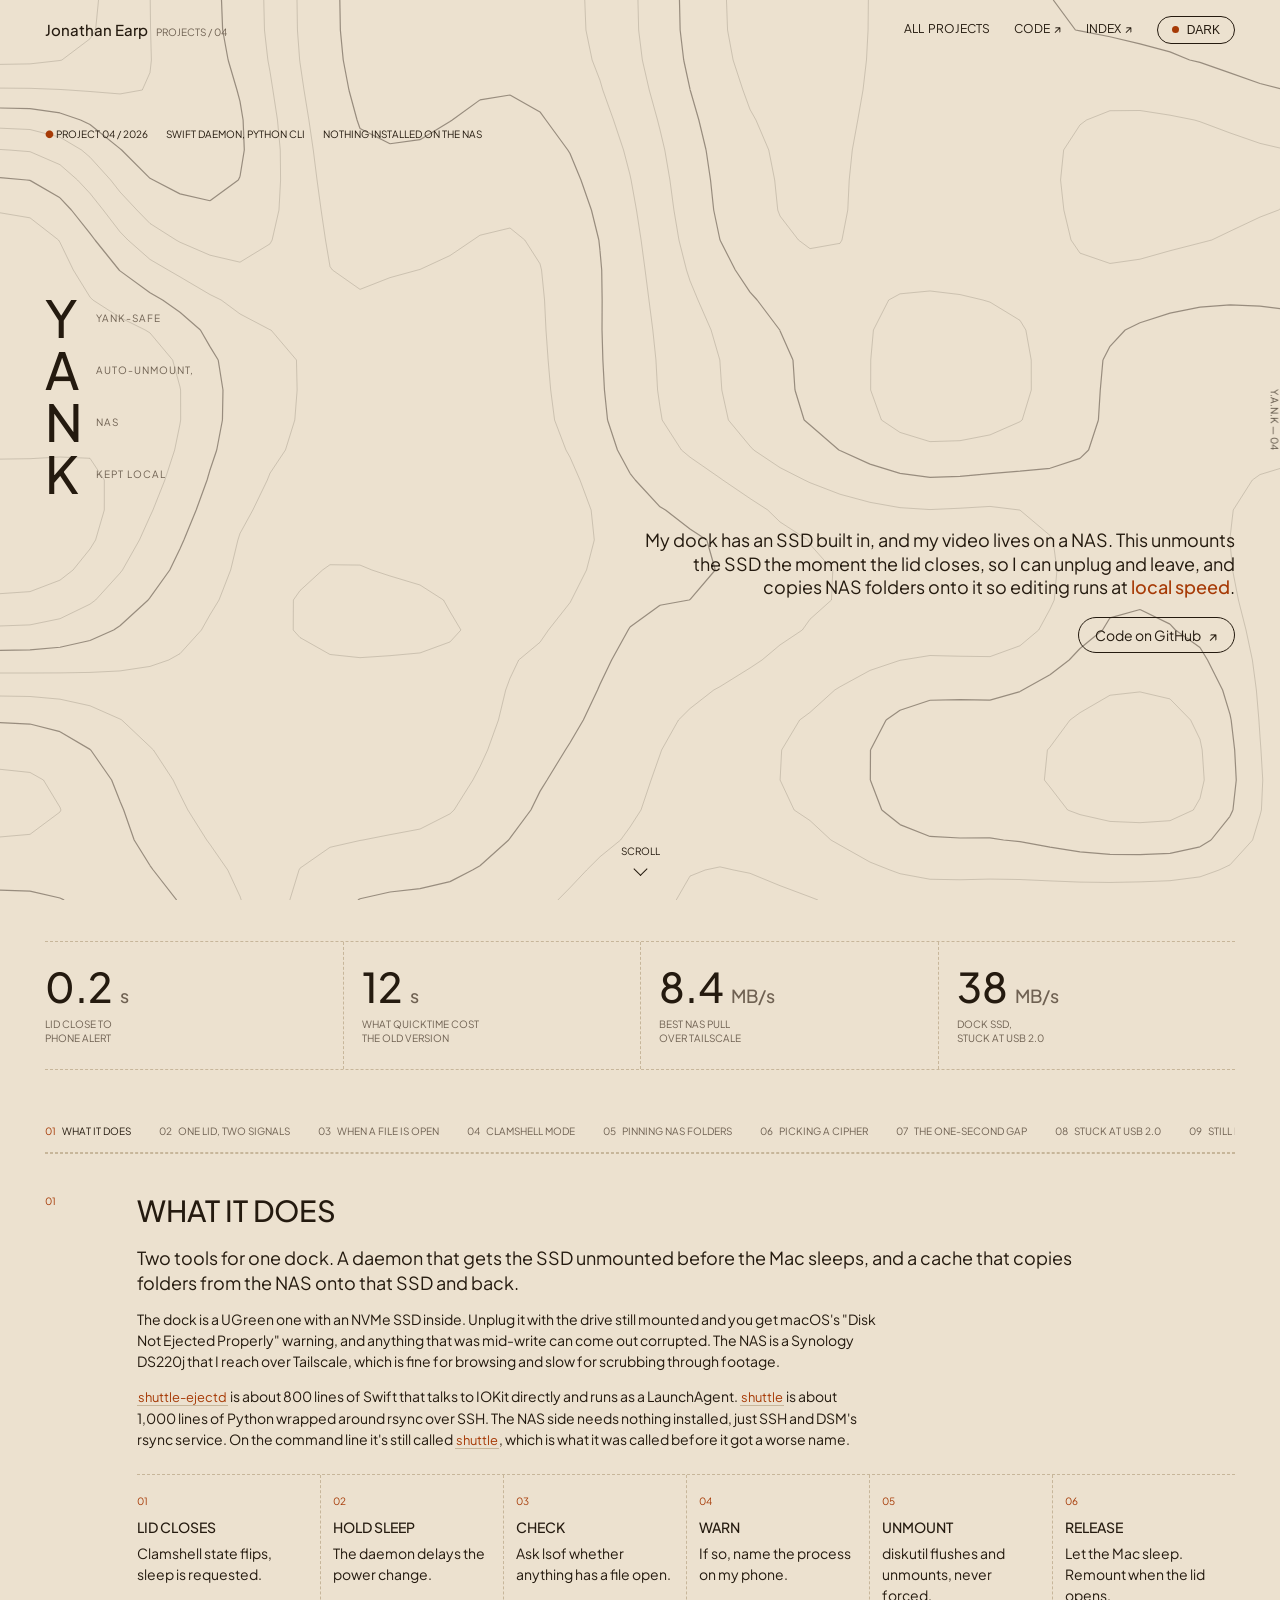
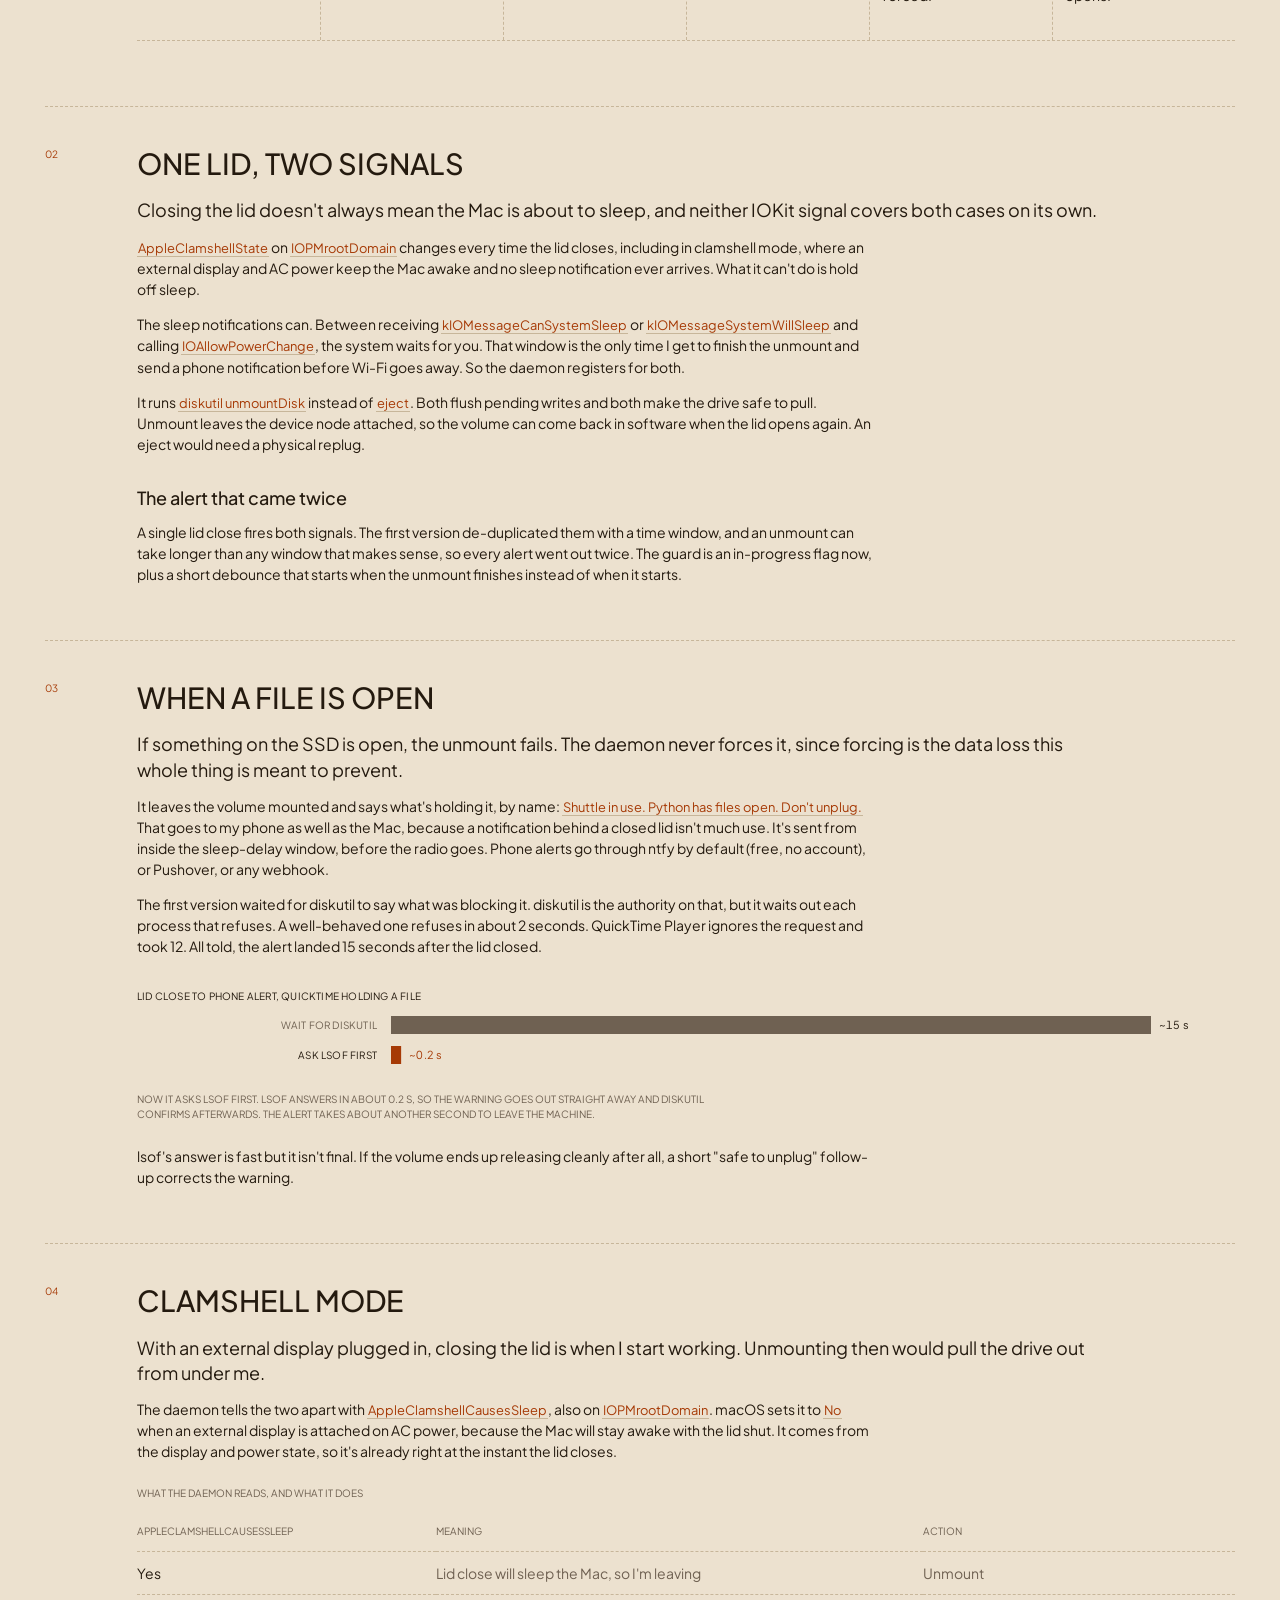
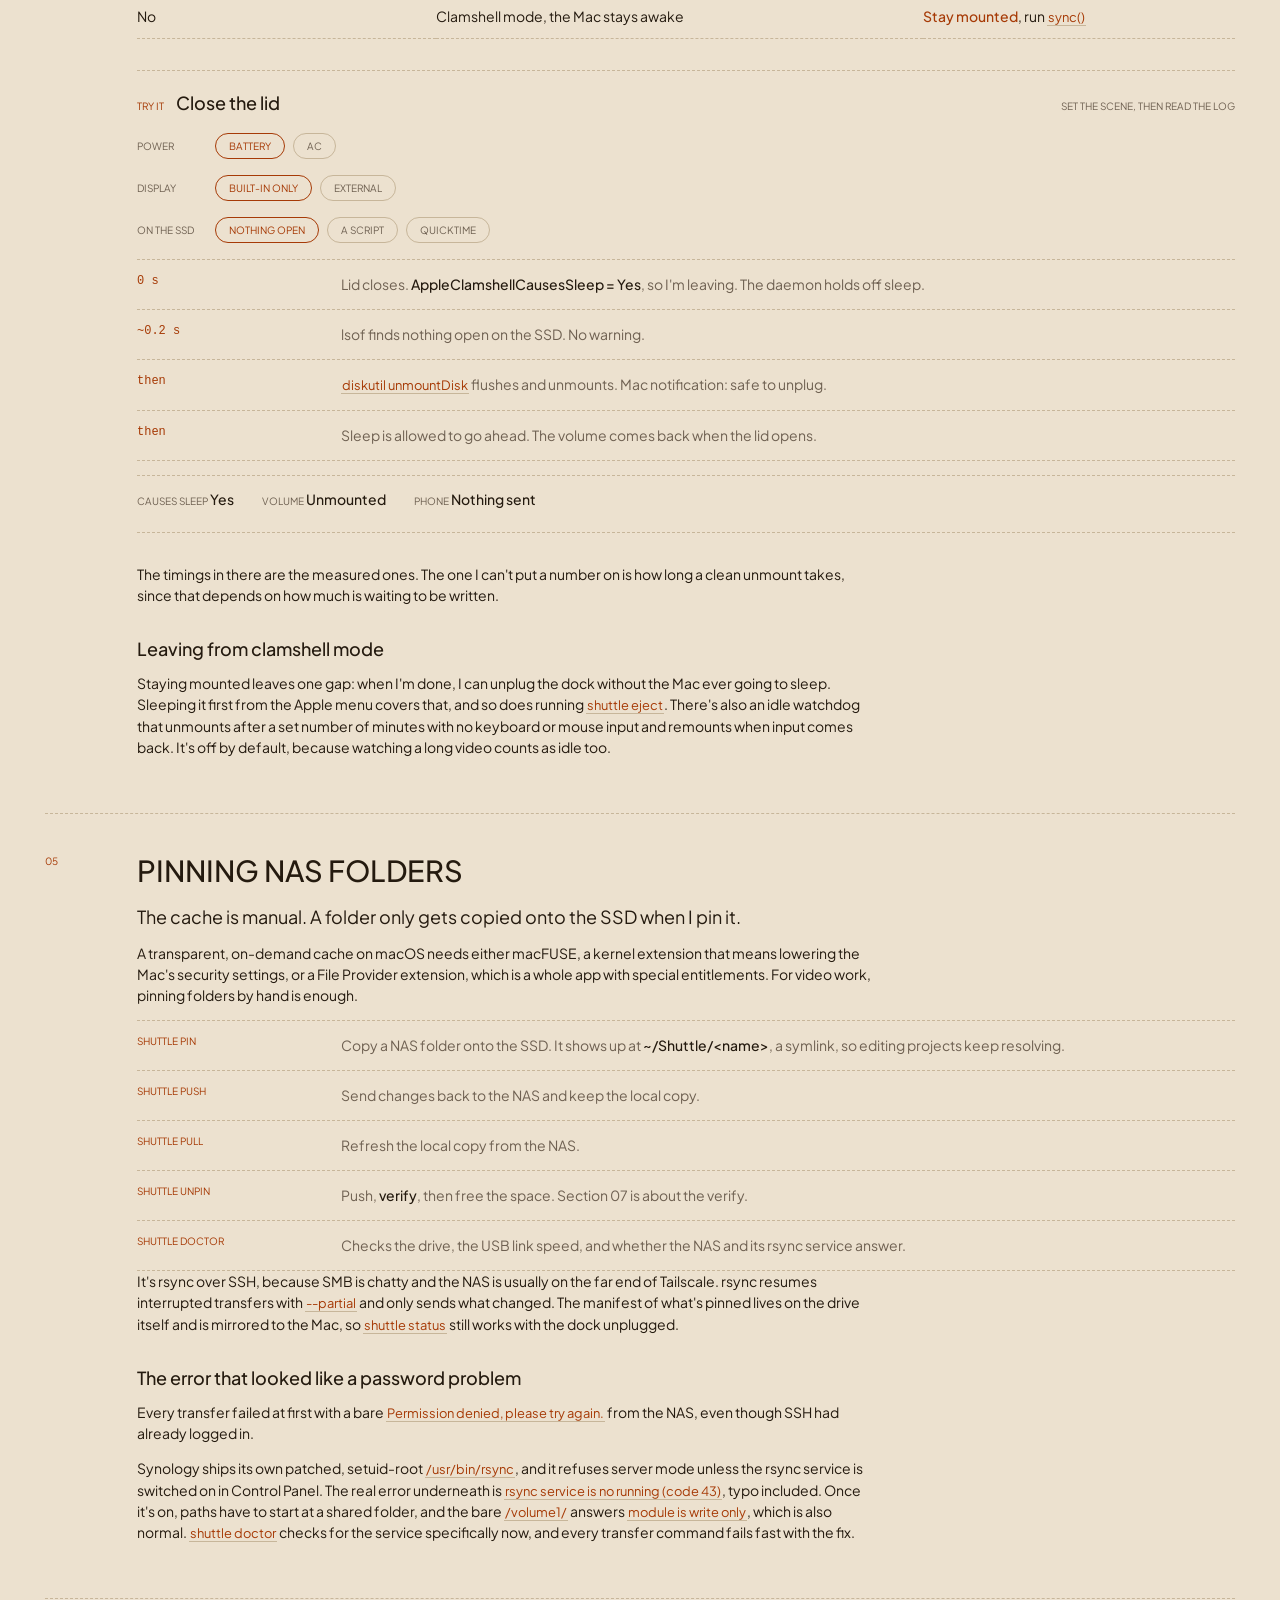
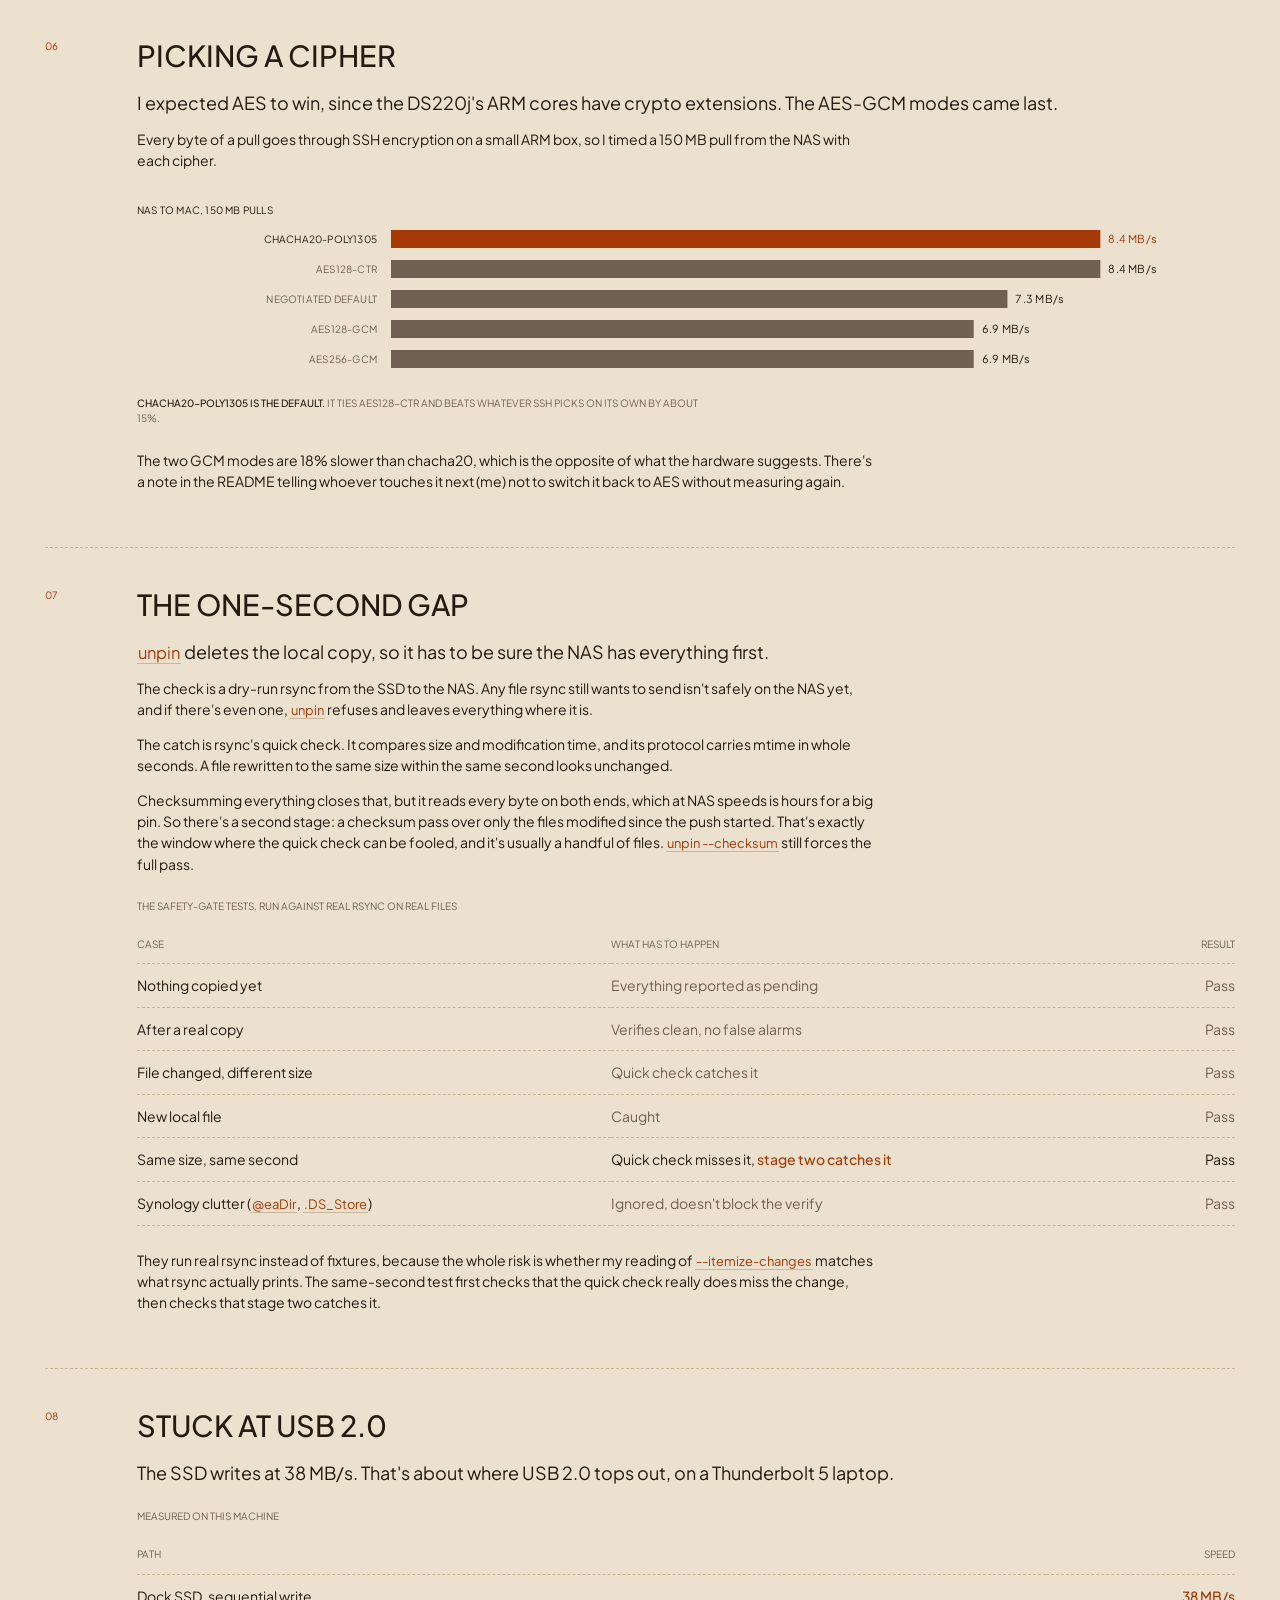
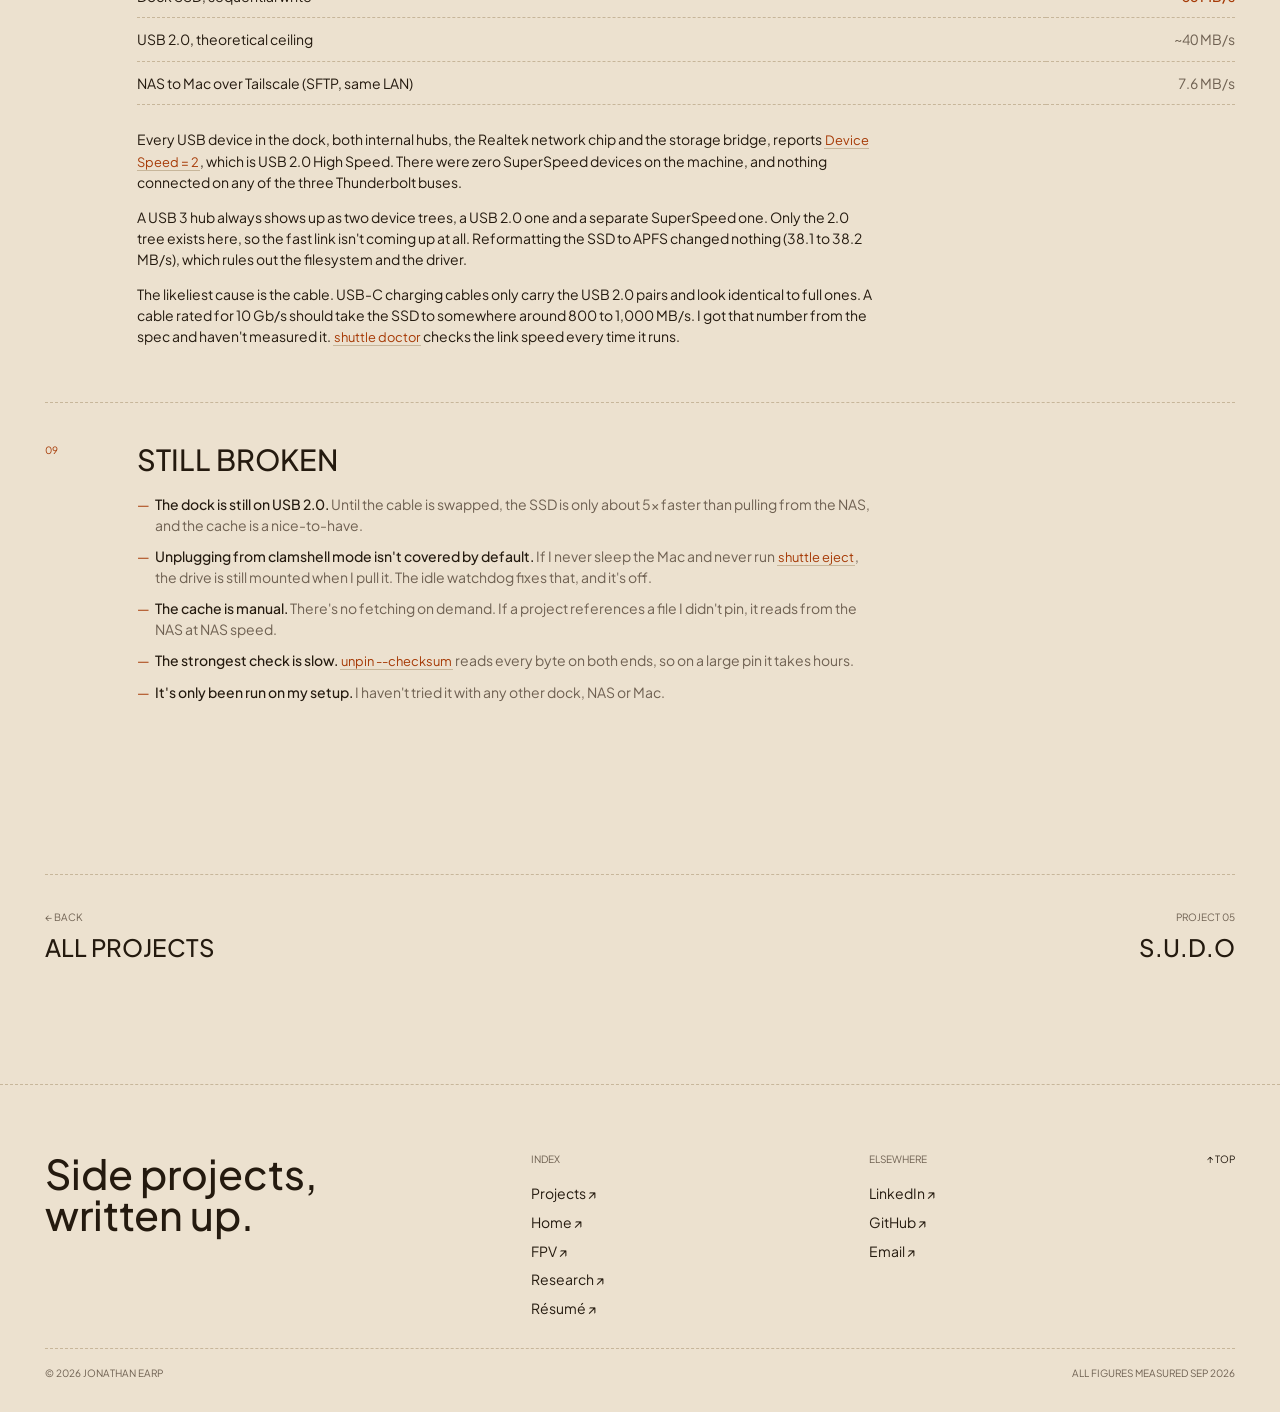
<file: shuttle/index.html>
<!DOCTYPE html>
<html lang="en">
<head>
    <meta charset="UTF-8">
    <meta name="viewport" content="width=device-width, initial-scale=1.0">
    <title>Y.A.N.K — Jonathan Earp</title>
    <meta name="description" content="A macOS daemon that unmounts a dock's SSD the moment the lid closes, plus an rsync cache that keeps NAS folders on that SSD. Written up with the timings and transfer speeds I measured.">
    <link rel="icon" type="image/svg+xml" href="../assets/favicon.svg">
    <link rel="apple-touch-icon" href="../assets/apple-touch-icon.png">
    <link rel="canonical" href="https://projects.jonathanearp.xyz/shuttle/">
    <meta name="author" content="Jonathan Earp">
    <meta name="robots" content="index, follow, max-image-preview:large, max-snippet:-1">
    <meta name="theme-color" content="#100904">

    <meta property="og:type" content="article">
    <meta property="og:site_name" content="Jonathan Earp">
    <meta property="og:title" content="Y.A.N.K — lid-close unmount and a NAS cache for a dock SSD">
    <meta property="og:description" content="A lid-close unmount daemon and an rsync cache for a dock SSD, with the numbers from my own setup.">
    <meta property="og:url" content="https://projects.jonathanearp.xyz/shuttle/">
    <meta property="og:image" content="https://jonathanearp.xyz/assets/og.jpg">
    <meta property="og:image:width" content="1200">
    <meta property="og:image:height" content="630">
    <meta name="twitter:card" content="summary_large_image">
    <meta name="twitter:title" content="Y.A.N.K — lid-close unmount and a NAS cache">
    <meta name="twitter:description" content="Unmounting a dock SSD when the lid closes, and caching NAS folders on it.">
    <meta name="twitter:image" content="https://jonathanearp.xyz/assets/og.jpg">
    <meta name="twitter:creator" content="@JonathanEarp_">

    <script type="application/ld+json">
    {
      "@context": "https://schema.org",
      "@type": "TechArticle",
      "headline": "Y.A.N.K — lid-close unmount and a NAS cache for a dock SSD",
      "description": "A Swift LaunchAgent that unmounts a dock's SSD before the Mac sleeps, and a Python rsync cache that stages Synology NAS folders onto it.",
      "url": "https://projects.jonathanearp.xyz/shuttle/",
      "author": { "@type": "Person", "name": "Jonathan Earp", "@id": "https://jonathanearp.xyz/#jonathan" },
      "isPartOf": { "@id": "https://projects.jonathanearp.xyz/#page" },
      "datePublished": "2026-11-16",
      "keywords": "macOS, IOKit, Swift, rsync, Synology, Tailscale, LaunchAgent"
    }
    </script>

    <link rel="preconnect" href="https://fonts.googleapis.com">
    <link rel="preconnect" href="https://fonts.gstatic.com" crossorigin>
    <link href="https://fonts.googleapis.com/css2?family=Plus+Jakarta+Sans:wght@400;500&display=swap" rel="stylesheet">

    <link rel="stylesheet" href="../style.css">

    <script>
      (function () {
        var d = document.documentElement;
        d.classList.add("js");

        /* The five sites are separate origins, so localStorage cannot carry the
           theme between them - toggling on the hub and clicking through used to
           land you back in dark. A cookie on the parent domain does carry, so it
           is read first; localStorage stays as the fallback for local dev, where
           a .jonathanearp.xyz cookie is dropped. With neither set, follow the OS
           instead of forcing dark on someone whose machine is in light mode. */
        var t = "";
        var m = document.cookie.match(/(?:^|;\s*)theme=(dark|light)/);
        if (m) t = m[1];
        if (!t) { try { t = localStorage.getItem("theme") || ""; } catch (e) {} }
        if (!t && window.matchMedia &&
            matchMedia("(prefers-color-scheme: light)").matches) t = "light";
        d.dataset.theme = t === "light" ? "light" : "dark";

        /* Written by the toggle in every site's script - one place that knows
           about the cookie, so the five copies of the toggle stay trivial. */
        window.__setTheme = function (next) {
          d.dataset.theme = next;
          try { localStorage.setItem("theme", next); } catch (e) {}
          try {
            var dom = /(^|\.)jonathanearp\.xyz$/i.test(location.hostname)
              ? ";domain=.jonathanearp.xyz" : "";
            document.cookie = "theme=" + next +
              ";path=/;max-age=31536000;samesite=lax" + dom +
              (location.protocol === "https:" ? ";secure" : "");
          } catch (e) {}
        };
      })();
    </script>
</head>
<body>

    <div class="vlabel" aria-hidden="true">Y.A.N.K — 04</div>

    <header class="topbar">
        <div class="topbar__inner">
            <a href="../" class="brand">Jonathan Earp <span class="brand__crumb">Projects / 04</span></a>
            <nav class="topnav" id="topnav">
                <a href="../" class="topnav__link">All projects</a>
                <a href="https://github.com/earpjonathan/Y.A.N.K" class="topnav__link" target="_blank" rel="noopener">Code ↗</a>
                <a href="https://jonathanearp.xyz" class="topnav__link">Index ↗</a>
                <button class="theme-toggle" id="theme-toggle" type="button" aria-label="Toggle color theme">
                    <span class="theme-toggle__dot"></span><span class="theme-toggle__label"></span>
                </button>
            </nav>
            <button class="nav-toggle" id="nav-toggle" type="button"
                    aria-label="Menu" aria-expanded="false" aria-controls="topnav">
                <span></span><span></span>
            </button>
        </div>
    </header>

    <main id="top">

        <!-- ============ HERO ============ -->
        <section class="hero wrap">
            <canvas id="topo" data-topo data-interactive="true" aria-hidden="true"></canvas>
            <div class="hero__eyebrow mono" data-reveal>
                <span><span class="dot">●</span> Project 04 / 2026</span>
                <span>Swift daemon, Python CLI</span>
                <span>Nothing installed on the NAS</span>
            </div>
            <h1 class="hero__title acro" data-reveal style="--i:1" aria-label="YANK">
                <span class="acro__r"><span class="acro__c">Y</span><span class="acro__w">Yank-safe</span></span>
                <span class="acro__r"><span class="acro__c">A</span><span class="acro__w">Auto-unmount,</span></span>
                <span class="acro__r"><span class="acro__c">N</span><span class="acro__w">NAS</span></span>
                <span class="acro__r"><span class="acro__c">K</span><span class="acro__w">Kept local</span></span>
            </h1>
            <p class="hero__lead" data-reveal style="--i:2">
                My dock has an SSD built in, and my video lives on a NAS. This unmounts the
                SSD the moment the lid closes, so I can unplug and leave, and copies NAS
                folders onto it so editing runs at <b>local speed</b>.
            </p>
            <div class="hero__actions" data-reveal style="--i:3">
                <a class="btn-ghost" href="https://github.com/earpjonathan/Y.A.N.K" target="_blank" rel="noopener">Code on GitHub <span aria-hidden="true">↗</span></a>
            </div>

            <div class="scroll-prompt" aria-hidden="true"><span>Scroll</span><span class="chev"></span></div>
        </section>

        <div class="wrap">

            <div class="stats" data-reveal>
                <div class="stat"><div class="stat__n">0.2 <small>s</small></div><div class="stat__l">Lid close to<br>phone alert</div></div>
                <div class="stat"><div class="stat__n">12 <small>s</small></div><div class="stat__l">What QuickTime cost<br>the old version</div></div>
                <div class="stat"><div class="stat__n">8.4 <small>MB/s</small></div><div class="stat__l">Best NAS pull<br>over Tailscale</div></div>
                <div class="stat"><div class="stat__n">38 <small>MB/s</small></div><div class="stat__l">Dock SSD,<br>stuck at USB 2.0</div></div>
            </div>

            <nav class="chapnav" id="chapnav" aria-label="Chapters">
                <a href="#what"><span>01</span> What it does</a>
                <a href="#signals"><span>02</span> One lid, two signals</a>
                <a href="#busy"><span>03</span> When a file is open</a>
                <a href="#clamshell"><span>04</span> Clamshell mode</a>
                <a href="#cache"><span>05</span> Pinning NAS folders</a>
                <a href="#cipher"><span>06</span> Picking a cipher</a>
                <a href="#gap"><span>07</span> The one-second gap</a>
                <a href="#usb"><span>08</span> Stuck at USB 2.0</a>
                <a href="#broken"><span>09</span> Still broken</a>
            </nav>

            <!-- ============ 01 ============ -->
            <section class="block" id="what" data-reveal>
                <div class="block__no">01</div>
                <div class="block__body">
                    <h2 class="block__h">What it does</h2>
                    <p class="lede">
                        Two tools for one dock. A daemon that gets the SSD unmounted before the
                        Mac sleeps, and a cache that copies folders from the NAS onto that SSD
                        and back.
                    </p>
                    <p>
                        The dock is a UGreen one with an NVMe SSD inside. Unplug it with the drive
                        still mounted and you get macOS's "Disk Not Ejected Properly" warning, and
                        anything that was mid-write can come out corrupted. The NAS is a Synology
                        DS220j that I reach over Tailscale, which is fine for browsing and slow for
                        scrubbing through footage.
                    </p>
                    <p>
                        <code>shuttle-ejectd</code> is about 800 lines of Swift that
                        talks to IOKit directly and runs as a LaunchAgent. <code>shuttle</code> is
                        about 1,000 lines of Python wrapped around rsync over SSH.
                        The NAS side needs nothing installed, just SSH and DSM's rsync service.
                        On the command line it's still called <code>shuttle</code>, which is
                        what it was called before it got a worse name.
                    </p>

                    <div class="pipe pipe--6">
                        <div class="pipe__s"><div class="pipe__n">01</div><div class="pipe__h">Lid closes</div><p class="pipe__p">Clamshell state flips, sleep is requested.</p></div>
                        <div class="pipe__s"><div class="pipe__n">02</div><div class="pipe__h">Hold sleep</div><p class="pipe__p">The daemon delays the power change.</p></div>
                        <div class="pipe__s"><div class="pipe__n">03</div><div class="pipe__h">Check</div><p class="pipe__p">Ask lsof whether anything has a file open.</p></div>
                        <div class="pipe__s"><div class="pipe__n">04</div><div class="pipe__h">Warn</div><p class="pipe__p">If so, name the process on my phone.</p></div>
                        <div class="pipe__s"><div class="pipe__n">05</div><div class="pipe__h">Unmount</div><p class="pipe__p">diskutil flushes and unmounts, never forced.</p></div>
                        <div class="pipe__s"><div class="pipe__n">06</div><div class="pipe__h">Release</div><p class="pipe__p">Let the Mac sleep. Remount when the lid opens.</p></div>
                    </div>
                </div>
            </section>

            <!-- ============ 02 ============ -->
            <section class="block" id="signals" data-reveal>
                <div class="block__no">02</div>
                <div class="block__body">
                    <h2 class="block__h">One lid, two signals</h2>
                    <p class="lede">
                        Closing the lid doesn't always mean the Mac is about to sleep, and
                        neither IOKit signal covers both cases on its own.
                    </p>
                    <p>
                        <code>AppleClamshellState</code> on <code>IOPMrootDomain</code> changes
                        every time the lid closes, including in clamshell mode, where an external
                        display and AC power keep the Mac awake and no sleep notification ever
                        arrives. What it can't do is hold off sleep.
                    </p>
                    <p>
                        The sleep notifications can. Between receiving
                        <code>kIOMessageCanSystemSleep</code> or <code>kIOMessageSystemWillSleep</code>
                        and calling <code>IOAllowPowerChange</code>, the system waits for you. That
                        window is the only time I get to finish the unmount and send a phone
                        notification before Wi-Fi goes away. So the daemon registers for both.
                    </p>
                    <p>
                        It runs <code>diskutil unmountDisk</code> instead of <code>eject</code>.
                        Both flush pending writes and both make the drive safe to pull. Unmount
                        leaves the device node attached, so the volume can come back in software
                        when the lid opens again. An eject would need a physical replug.
                    </p>

                    <h3 class="block__sub">The alert that came twice</h3>
                    <p>
                        A single lid close fires both signals. The first version de-duplicated
                        them with a time window, and an unmount can take longer than any window
                        that makes sense, so every alert went out twice. The
                        guard is an in-progress flag now, plus a short debounce that starts when
                        the unmount finishes instead of when it starts.
                    </p>
                </div>
            </section>

            <!-- ============ 03 ============ -->
            <section class="block" id="busy" data-reveal>
                <div class="block__no">03</div>
                <div class="block__body">
                    <h2 class="block__h">When a file is open</h2>
                    <p class="lede">
                        If something on the SSD is open, the unmount fails. The daemon never
                        forces it, since forcing is the data loss this whole thing is meant to
                        prevent.
                    </p>
                    <p>
                        It leaves the volume mounted and says what's holding it, by name:
                        <code>Shuttle in use. Python has files open. Don't unplug.</code> That goes
                        to my phone as well as the Mac, because a notification behind a closed lid
                        isn't much use. It's sent from inside the sleep-delay window, before the
                        radio goes. Phone alerts go through ntfy by default (free, no account),
                        or Pushover, or any webhook.
                    </p>
                    <p>
                        The first version waited for diskutil to say what was blocking it.
                        diskutil is the authority on that, but it waits out each process that
                        refuses. A well-behaved one refuses in about 2 seconds. QuickTime Player
                        ignores the request and took 12. All told, the alert landed
                        15 seconds after the lid closed.
                    </p>

                    <figure class="fig">
                        <div class="hbars" data-hbars='{"title": "Lid close to phone alert, QuickTime holding a file", "unit": "s", "rows": [{"k": "Wait for diskutil", "v": 15, "label": "~15 s"}, {"k": "Ask lsof first", "v": 0.2, "hi": true, "label": "~0.2 s"}]}'></div>
                        <figcaption>
                            Now it asks lsof first. lsof answers in about 0.2 s, so the warning
                            goes out straight away and diskutil confirms afterwards. The alert
                            takes about another second to leave the machine.
                        </figcaption>
                    </figure>

                    <p>
                        lsof's answer is fast but it isn't final. If the volume ends up releasing
                        cleanly after all, a short "safe to unplug" follow-up corrects the
                        warning.
                    </p>
                </div>
            </section>

            <!-- ============ 04 ============ -->
            <section class="block" id="clamshell" data-reveal>
                <div class="block__no">04</div>
                <div class="block__body">
                    <h2 class="block__h">Clamshell mode</h2>
                    <p class="lede">
                        With an external display plugged in, closing the lid is when I start
                        working. Unmounting then would pull the drive out from under me.
                    </p>
                    <p>
                        The daemon tells the two apart with <code>AppleClamshellCausesSleep</code>,
                        also on <code>IOPMrootDomain</code>. macOS sets it to <code>No</code> when an
                        external display is attached on AC power, because the Mac will stay awake
                        with the lid shut. It comes from the display and power state, so it's
                        already right at the instant the lid closes.
                    </p>

                    <table class="dtable">
                        <caption>What the daemon reads, and what it does</caption>
                        <thead><tr><th>AppleClamshellCausesSleep</th><th>Meaning</th><th>Action</th></tr></thead>
                        <tbody>
                            <tr><td>Yes</td><td>Lid close will sleep the Mac, so I'm leaving</td><td>Unmount</td></tr>
                            <tr class="is-key"><td>No</td><td>Clamshell mode, the Mac stays awake</td><td><strong>Stay mounted</strong>, run <code>sync()</code></td></tr>
                        </tbody>
                    </table>

                    <div class="demo demo--lid" id="lid-demo">
                        <div class="demo__head">
                            <span class="demo__k">Try it</span>
                            <span class="demo__t">Close the lid</span>
                            <span class="demo__hint">Set the scene, then read the log</span>
                        </div>
                        <div class="demo__ctl">
                            <span class="srange__k">Power</span>
                            <span class="sgroup" data-group="power">
                                <button class="sbtn is-on" data-v="battery" type="button">Battery</button>
                                <button class="sbtn" data-v="ac" type="button">AC</button>
                            </span>
                        </div>
                        <div class="demo__ctl">
                            <span class="srange__k">Display</span>
                            <span class="sgroup" data-group="display">
                                <button class="sbtn is-on" data-v="none" type="button">Built-in only</button>
                                <button class="sbtn" data-v="external" type="button">External</button>
                            </span>
                        </div>
                        <div class="demo__ctl">
                            <span class="srange__k">On the SSD</span>
                            <span class="sgroup" data-group="open">
                                <button class="sbtn is-on" data-v="none" type="button">Nothing open</button>
                                <button class="sbtn" data-v="script" type="button">A script</button>
                                <button class="sbtn" data-v="quicktime" type="button">QuickTime</button>
                            </span>
                        </div>
                        <div class="log" data-read="log" aria-live="polite"></div>
                        <div class="demo__read">
                            <span>Causes sleep <b data-read="causes">Yes</b></span>
                            <span>Volume <b data-read="volume">Unmounted</b></span>
                            <span>Phone <b data-read="phone">Nothing sent</b></span>
                        </div>
                    </div>

                    <p>
                        The timings in there are the measured ones. The one I can't put a number
                        on is how long a clean unmount takes, since that depends on how much is
                        waiting to be written.
                    </p>

                    <h3 class="block__sub">Leaving from clamshell mode</h3>
                    <p>
                        Staying mounted leaves one gap: when I'm done, I can unplug the dock
                        without the Mac ever going to sleep. Sleeping it first from the Apple menu
                        covers that, and so does running <code>shuttle eject</code>. There's also
                        an idle watchdog that unmounts after a set number of minutes with no
                        keyboard or mouse input and remounts when input comes back. It's off by
                        default, because watching a long video counts as idle too.
                    </p>
                </div>
            </section>

            <!-- ============ 05 ============ -->
            <section class="block" id="cache" data-reveal>
                <div class="block__no">05</div>
                <div class="block__body">
                    <h2 class="block__h">Pinning NAS folders</h2>
                    <p class="lede">
                        The cache is manual. A folder only gets copied onto the SSD when I pin
                        it.
                    </p>
                    <p>
                        A transparent, on-demand cache on macOS needs either macFUSE, a kernel
                        extension that means lowering the Mac's security settings, or a File
                        Provider extension, which is a whole app with special entitlements. For
                        video work, pinning folders by hand is enough.
                    </p>

                    <div class="log">
                        <div class="log__row"><span class="log__k">shuttle pin</span><span class="log__v">Copy a NAS folder onto the SSD. It shows up at <strong>~/Shuttle/&lt;name&gt;</strong>, a symlink, so editing projects keep resolving.</span></div>
                        <div class="log__row"><span class="log__k">shuttle push</span><span class="log__v">Send changes back to the NAS and keep the local copy.</span></div>
                        <div class="log__row"><span class="log__k">shuttle pull</span><span class="log__v">Refresh the local copy from the NAS.</span></div>
                        <div class="log__row"><span class="log__k">shuttle unpin</span><span class="log__v">Push, <strong>verify</strong>, then free the space. Section 07 is about the verify.</span></div>
                        <div class="log__row"><span class="log__k">shuttle doctor</span><span class="log__v">Checks the drive, the USB link speed, and whether the NAS and its rsync service answer.</span></div>
                    </div>

                    <p>
                        It's rsync over SSH, because SMB is chatty and the NAS is usually on the far
                        end of Tailscale. rsync resumes interrupted transfers with
                        <code>--partial</code> and only sends what changed. The manifest of what's
                        pinned lives on the drive itself and is mirrored to the Mac, so
                        <code>shuttle status</code> still works with the dock unplugged.
                    </p>

                    <h3 class="block__sub">The error that looked like a password problem</h3>
                    <p>
                        Every transfer failed at first with a bare <code>Permission denied, please
                        try again.</code> from the NAS, even though SSH had already logged in.
                    </p>
                    <p>
                        Synology ships its own patched, setuid-root <code>/usr/bin/rsync</code>,
                        and it refuses server mode unless the rsync service is switched on in
                        Control Panel. The real error underneath is
                        <code>rsync service is no running (code 43)</code>, typo included. Once it's
                        on, paths have to start at a shared folder, and the bare
                        <code>/volume1/</code> answers <code>module is write only</code>, which is also
                        normal. <code>shuttle doctor</code> checks for the service specifically now,
                        and every transfer command fails fast with the fix.
                    </p>
                </div>
            </section>

            <!-- ============ 06 ============ -->
            <section class="block" id="cipher" data-reveal>
                <div class="block__no">06</div>
                <div class="block__body">
                    <h2 class="block__h">Picking a cipher</h2>
                    <p class="lede">
                        I expected AES to win, since the DS220j's ARM cores have crypto
                        extensions. The AES-GCM modes came last.
                    </p>
                    <p>
                        Every byte of a pull goes through SSH encryption on a small ARM box, so I
                        timed a 150 MB pull from the NAS with each cipher.
                    </p>

                    <figure class="fig">
                        <div class="hbars" data-hbars='{"title": "NAS to Mac, 150 MB pulls", "unit": "MB/s", "max": 9, "rows": [{"k": "chacha20-poly1305", "v": 8.4, "hi": true}, {"k": "aes128-ctr", "v": 8.4}, {"k": "Negotiated default", "v": 7.3}, {"k": "aes128-gcm", "v": 6.9}, {"k": "aes256-gcm", "v": 6.9}]}'></div>
                        <figcaption>
                            <strong>chacha20-poly1305 is the default.</strong> It ties aes128-ctr and
                            beats whatever SSH picks on its own by about 15%.
                        </figcaption>
                    </figure>

                    <p>
                        The two GCM modes are 18% slower than chacha20, which is the opposite of
                        what the hardware suggests. There's a note in the README telling whoever
                        touches it next (me) not to switch it back to AES without measuring again.
                    </p>
                </div>
            </section>

            <!-- ============ 07 ============ -->
            <section class="block" id="gap" data-reveal>
                <div class="block__no">07</div>
                <div class="block__body">
                    <h2 class="block__h">The one-second gap</h2>
                    <p class="lede">
                        <code>unpin</code> deletes the local copy, so it has to be sure the NAS has
                        everything first.
                    </p>
                    <p>
                        The check is a dry-run rsync from the SSD to the NAS. Any file rsync still
                        wants to send isn't safely on the NAS yet, and if there's even one,
                        <code>unpin</code> refuses and leaves everything where it is.
                    </p>
                    <p>
                        The catch is rsync's quick check. It compares size and modification time,
                        and its protocol carries mtime in whole seconds. A file rewritten to
                        the same size within the same second looks unchanged.
                    </p>
                    <p>
                        Checksumming everything closes that, but it reads every byte on both ends,
                        which at NAS speeds is hours for a big pin. So there's a second stage: a
                        checksum pass over only the files modified since the push started. That's
                        exactly the window where the quick check can be fooled, and it's usually a
                        handful of files. <code>unpin --checksum</code> still forces the full pass.
                    </p>

                    <table class="dtable">
                        <caption>The safety-gate tests, run against real rsync on real files</caption>
                        <thead><tr><th>Case</th><th>What has to happen</th><th class="num">Result</th></tr></thead>
                        <tbody>
                            <tr><td>Nothing copied yet</td><td>Everything reported as pending</td><td class="num">Pass</td></tr>
                            <tr><td>After a real copy</td><td>Verifies clean, no false alarms</td><td class="num">Pass</td></tr>
                            <tr><td>File changed, different size</td><td>Quick check catches it</td><td class="num">Pass</td></tr>
                            <tr><td>New local file</td><td>Caught</td><td class="num">Pass</td></tr>
                            <tr class="is-key"><td>Same size, same second</td><td>Quick check misses it, <strong>stage two catches it</strong></td><td class="num">Pass</td></tr>
                            <tr><td>Synology clutter (<code>@eaDir</code>, <code>.DS_Store</code>)</td><td>Ignored, doesn't block the verify</td><td class="num">Pass</td></tr>
                        </tbody>
                    </table>

                    <p>
                        They run real rsync instead of fixtures, because the whole risk is whether
                        my reading of <code>--itemize-changes</code> matches what rsync actually
                        prints. The same-second test first checks that the quick check really
                        does miss the change, then checks that stage two catches it.
                    </p>
                </div>
            </section>

            <!-- ============ 08 ============ -->
            <section class="block" id="usb" data-reveal>
                <div class="block__no">08</div>
                <div class="block__body">
                    <h2 class="block__h">Stuck at USB 2.0</h2>
                    <p class="lede">
                        The SSD writes at 38 MB/s. That's about where USB 2.0 tops out, on a
                        Thunderbolt 5 laptop.
                    </p>

                    <table class="dtable">
                        <caption>Measured on this machine</caption>
                        <thead><tr><th>Path</th><th class="num">Speed</th></tr></thead>
                        <tbody>
                            <tr class="is-key"><td>Dock SSD, sequential write</td><td class="num"><strong>38 MB/s</strong></td></tr>
                            <tr><td>USB 2.0, theoretical ceiling</td><td class="num">~40 MB/s</td></tr>
                            <tr><td>NAS to Mac over Tailscale (SFTP, same LAN)</td><td class="num">7.6 MB/s</td></tr>
                        </tbody>
                    </table>

                    <p>
                        Every USB device in the dock, both internal hubs, the Realtek network chip
                        and the storage bridge, reports <code>Device Speed = 2</code>, which is USB 2.0
                        High Speed. There were zero SuperSpeed devices on the machine, and nothing
                        connected on any of the three Thunderbolt buses.
                    </p>
                    <p>
                        A USB 3 hub always shows up as two device trees, a
                        USB 2.0 one and a separate SuperSpeed one. Only the 2.0 tree exists here,
                        so the fast link isn't coming up at all. Reformatting the SSD to APFS
                        changed nothing (38.1 to 38.2 MB/s), which rules out the filesystem and the
                        driver.
                    </p>
                    <p>
                        The likeliest cause is the cable. USB-C charging cables only carry the
                        USB 2.0 pairs and look identical to full ones. A cable rated for 10 Gb/s
                        should take the SSD to somewhere around 800 to 1,000 MB/s. I got that
                        number from the spec and haven't measured it. <code>shuttle doctor</code>
                        checks the link speed every time it runs.
                    </p>
                </div>
            </section>

            <!-- ============ 09 ============ -->
            <section class="block" id="broken" data-reveal>
                <div class="block__no">09</div>
                <div class="block__body">
                    <h2 class="block__h">Still broken</h2>
                    <ul class="dlist">
                        <li><strong>The dock is still on USB 2.0.</strong> Until the cable is swapped, the SSD is only about 5× faster than pulling from the NAS, and the cache is a nice-to-have.</li>
                        <li><strong>Unplugging from clamshell mode isn't covered by default.</strong> If I never sleep the Mac and never run <code>shuttle eject</code>, the drive is still mounted when I pull it. The idle watchdog fixes that, and it's off.</li>
                        <li><strong>The cache is manual.</strong> There's no fetching on demand. If a project references a file I didn't pin, it reads from the NAS at NAS speed.</li>
                        <li><strong>The strongest check is slow.</strong> <code>unpin --checksum</code> reads every byte on both ends, so on a large pin it takes hours.</li>
                        <li><strong>It's only been run on my setup.</strong> I haven't tried it with any other dock, NAS or Mac.</li>
                    </ul>
                </div>
            </section>

            <nav class="pnav" aria-label="Project navigation">
                <a href="../">
                    <span class="pnav__side">← Back</span>
                    <span class="pnav__t">All projects</span>
                </a>
                <a href="../nas/" style="text-align:right">
                    <span class="pnav__side">Project 05</span>
                    <span class="pnav__t">S.U.D.O</span>
                </a>
            </nav>

        </div>
    </main>

    <footer class="foot">
        <div class="wrap">
            <div class="foot__grid">
                <div class="foot__col"><div class="foot__big">Side projects,<br>written up.</div></div>
                <div class="foot__col">
                    <h4>Index</h4>
                    <ul>
                        <li><a href="../">Projects ↗</a></li>
                        <li><a href="https://jonathanearp.xyz">Home ↗</a></li>
                        <li><a href="https://fpv.jonathanearp.xyz">FPV ↗</a></li>
                        <li><a href="https://research.jonathanearp.xyz">Research ↗</a></li>
                        <li><a href="https://resume.jonathanearp.xyz">Résumé ↗</a></li>
                    </ul>
                </div>
                <div class="foot__col">
                    <h4>Elsewhere</h4>
                    <ul>
                        <li><a href="https://www.linkedin.com/in/earpjonathan/" target="_blank" rel="noopener">LinkedIn ↗</a></li>
                        <li><a href="https://github.com/earpjonathan" target="_blank" rel="noopener">GitHub ↗</a></li>
                        <li><a href="mailto:jonathan.earp55@gmail.com">Email ↗</a></li>
                    </ul>
                </div>
                <a href="#top" class="to-top">↑ Top</a>
            </div>
            <div class="foot__bar">
                <span>© <span id="year">2026</span> Jonathan Earp</span>
                <span>All figures measured Sep 2026</span>
            </div>
        </div>
    </footer>

    <script src="../topo.js"></script>
    <script src="../script.js"></script>
    <script src="../bars.js"></script>
    <script src="page.js"></script>
</body>
</html>
</file>
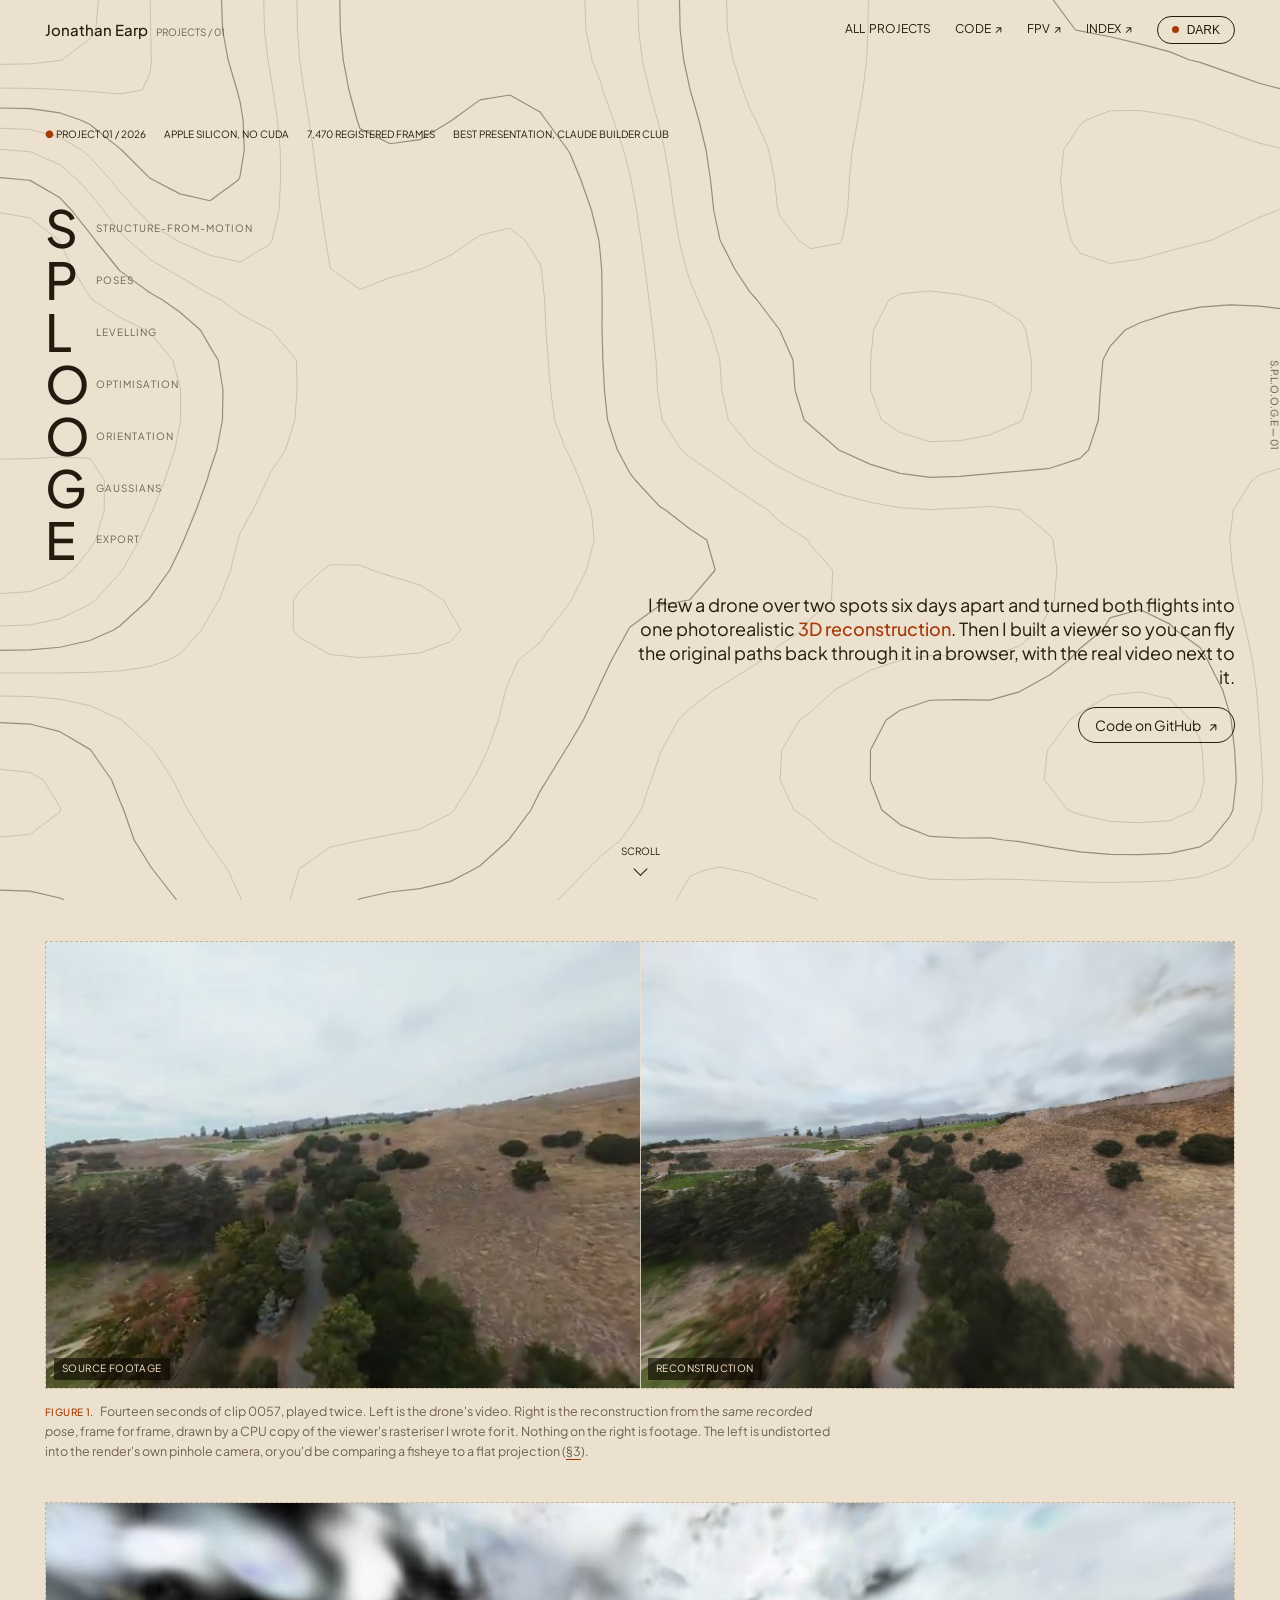
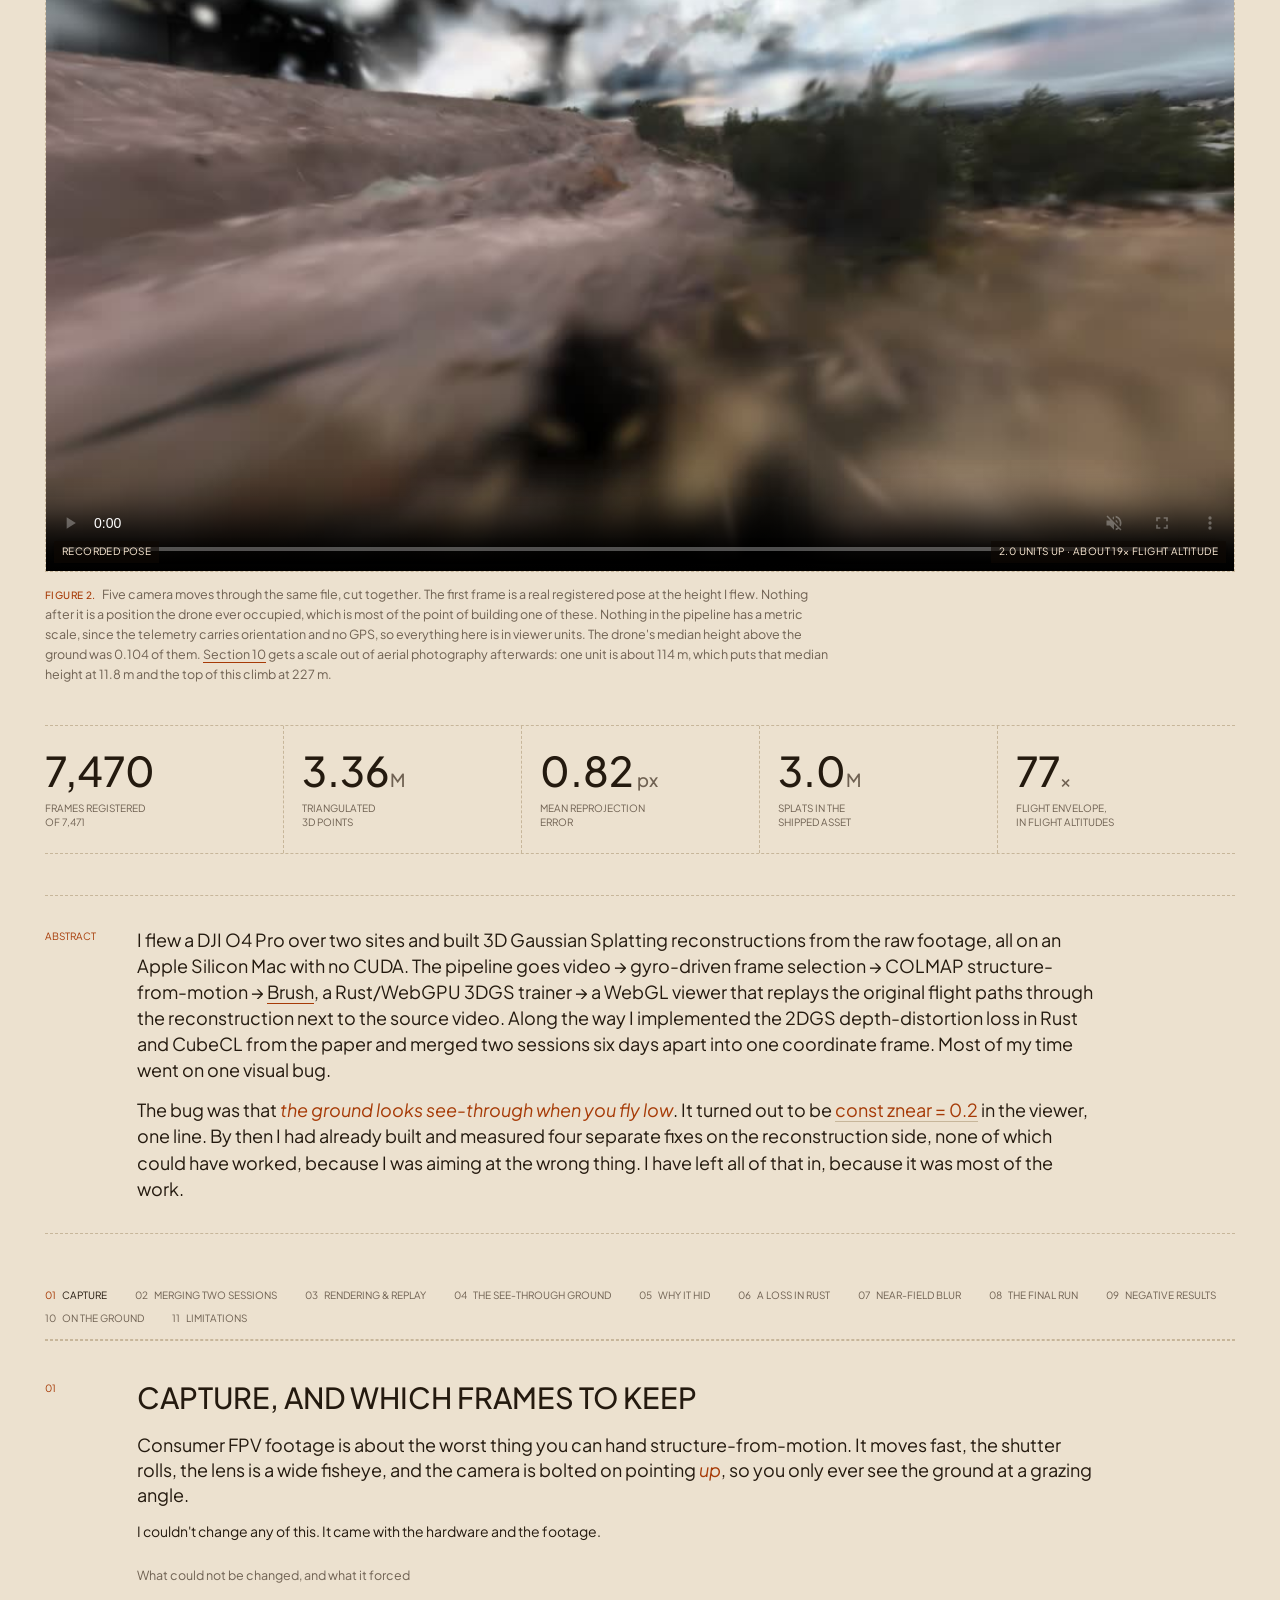
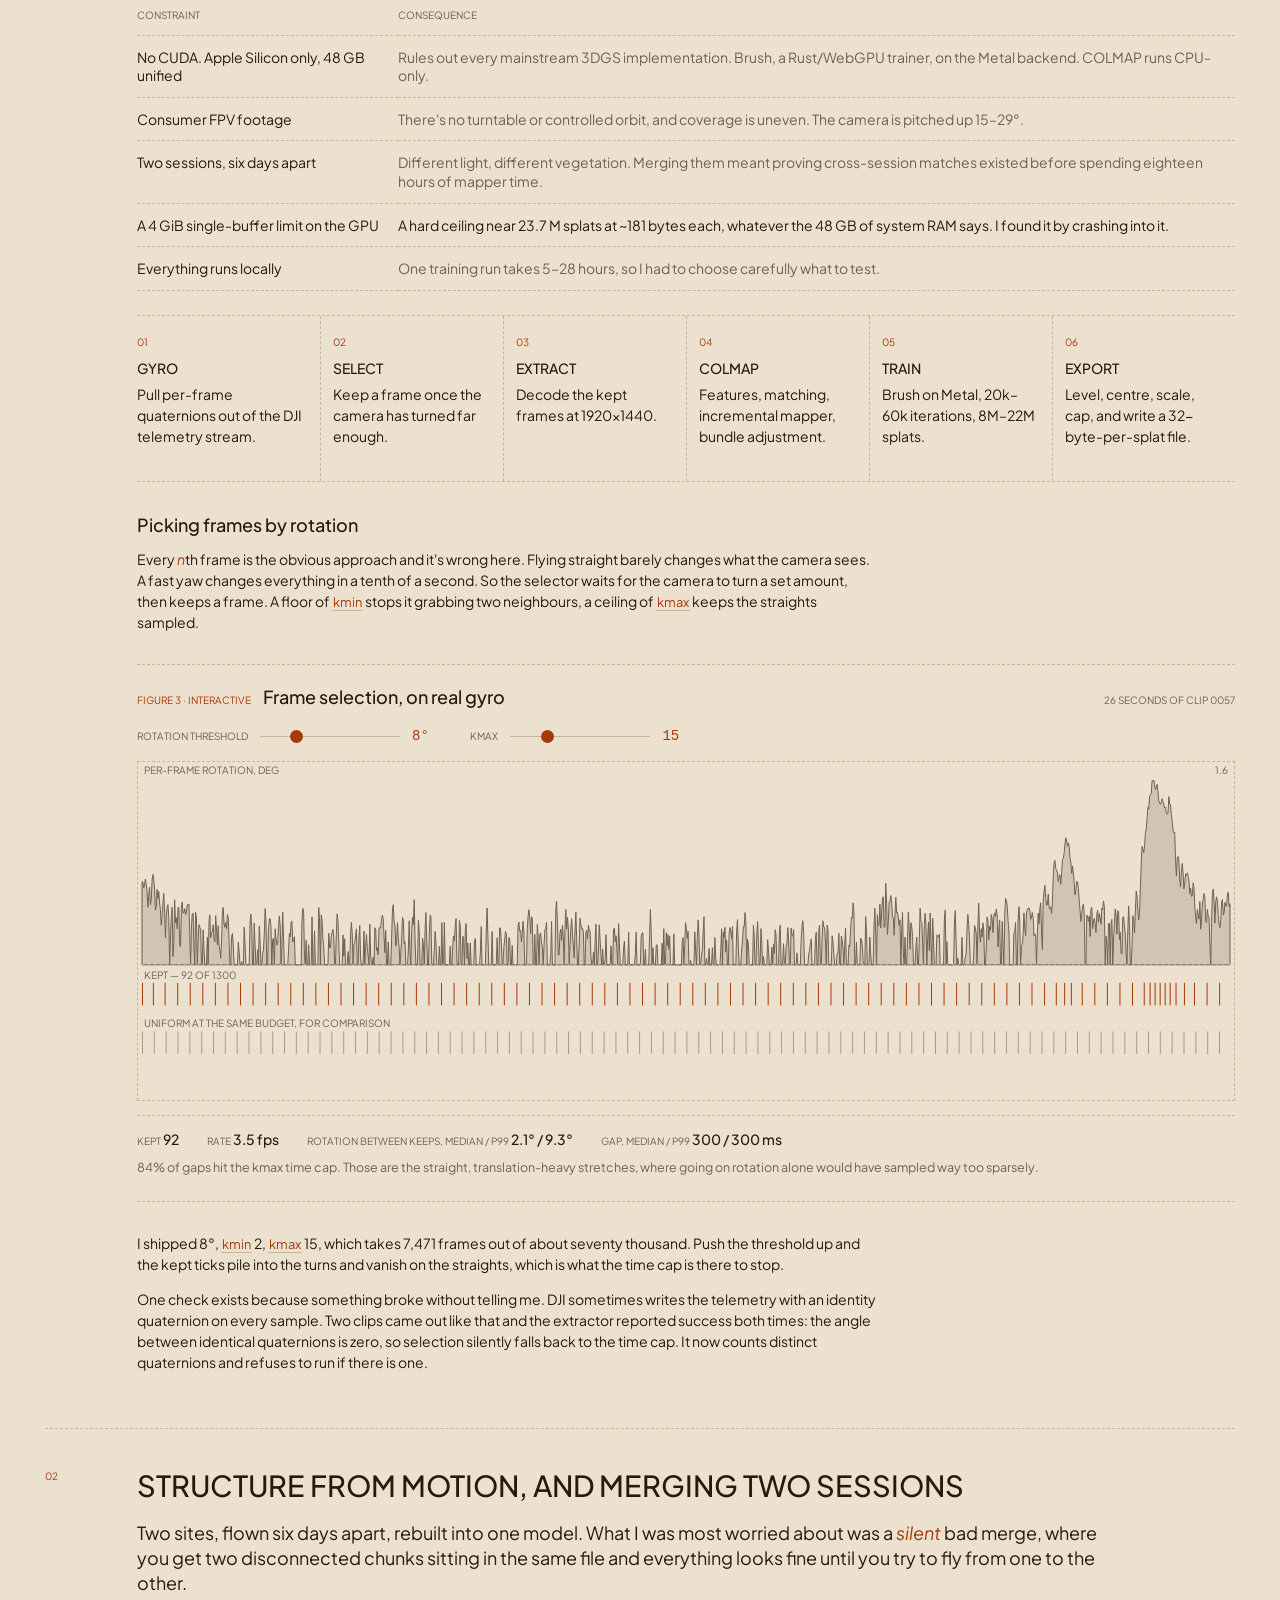
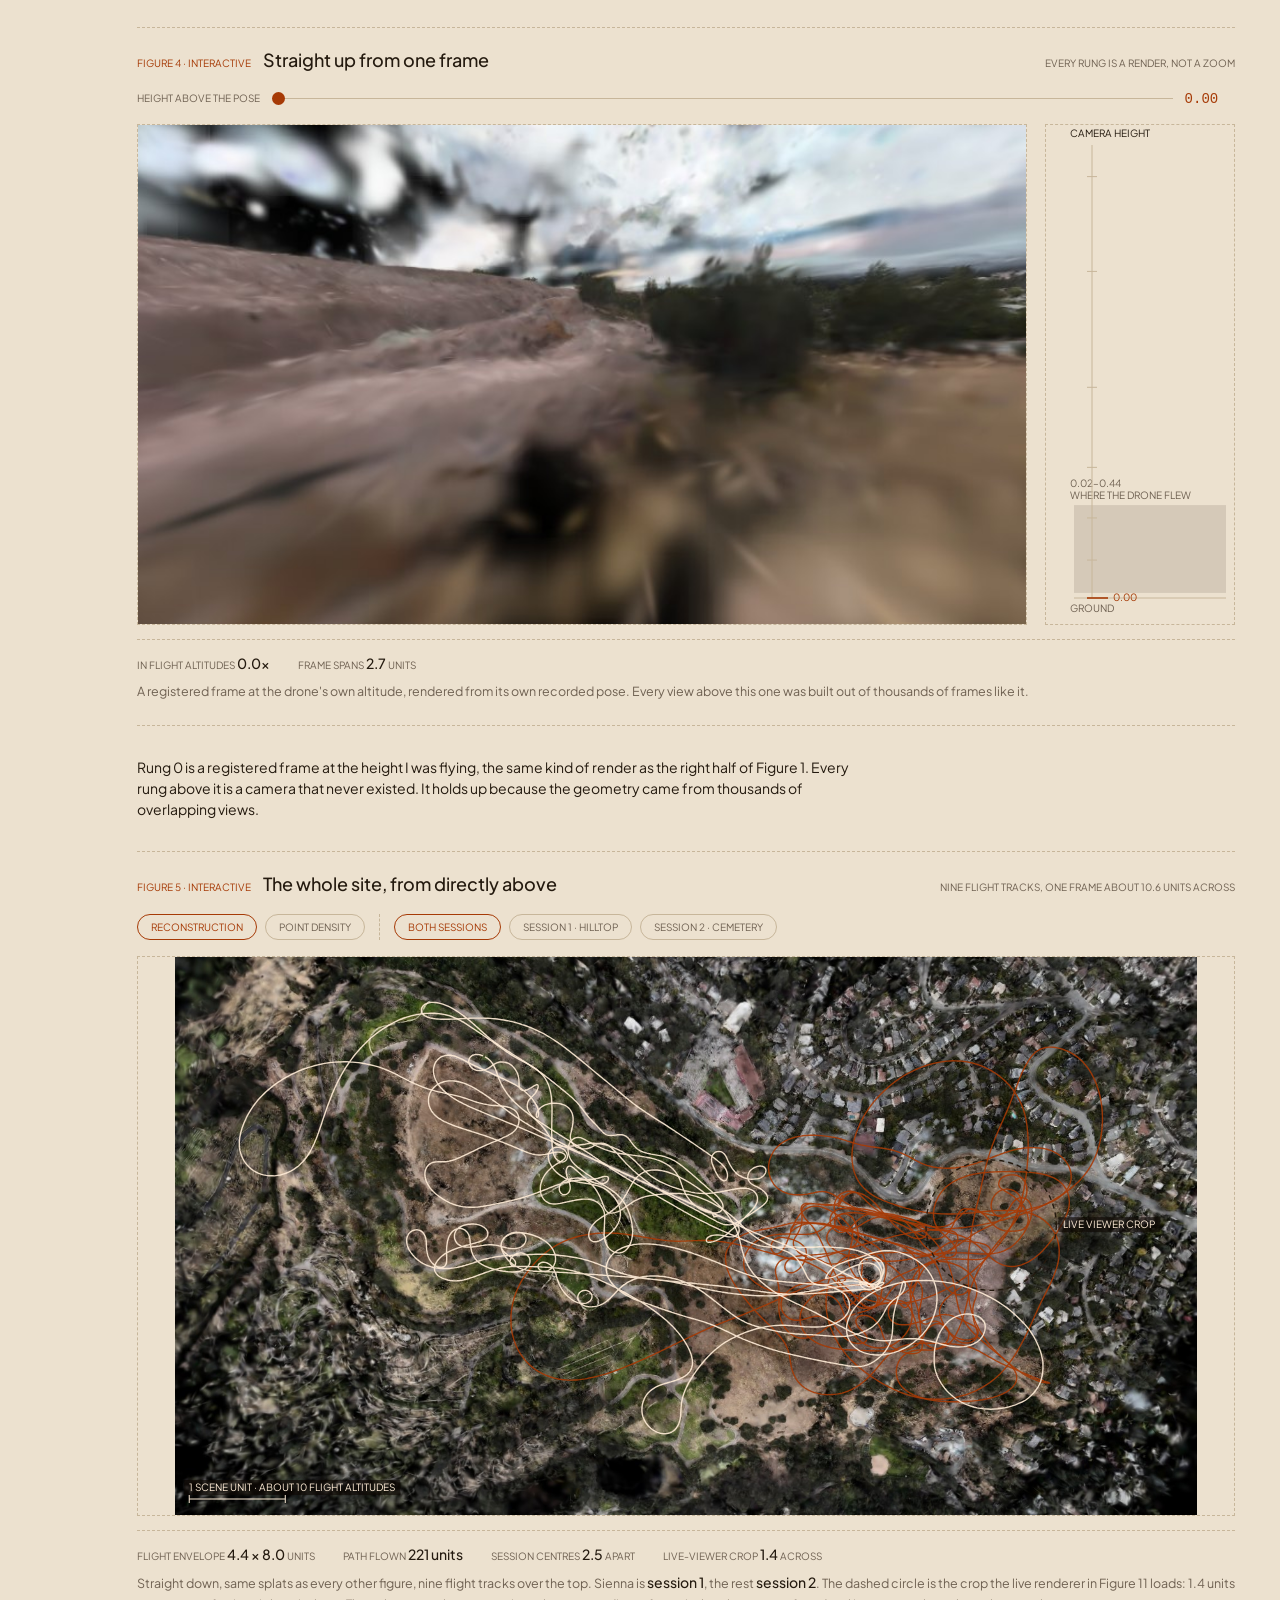
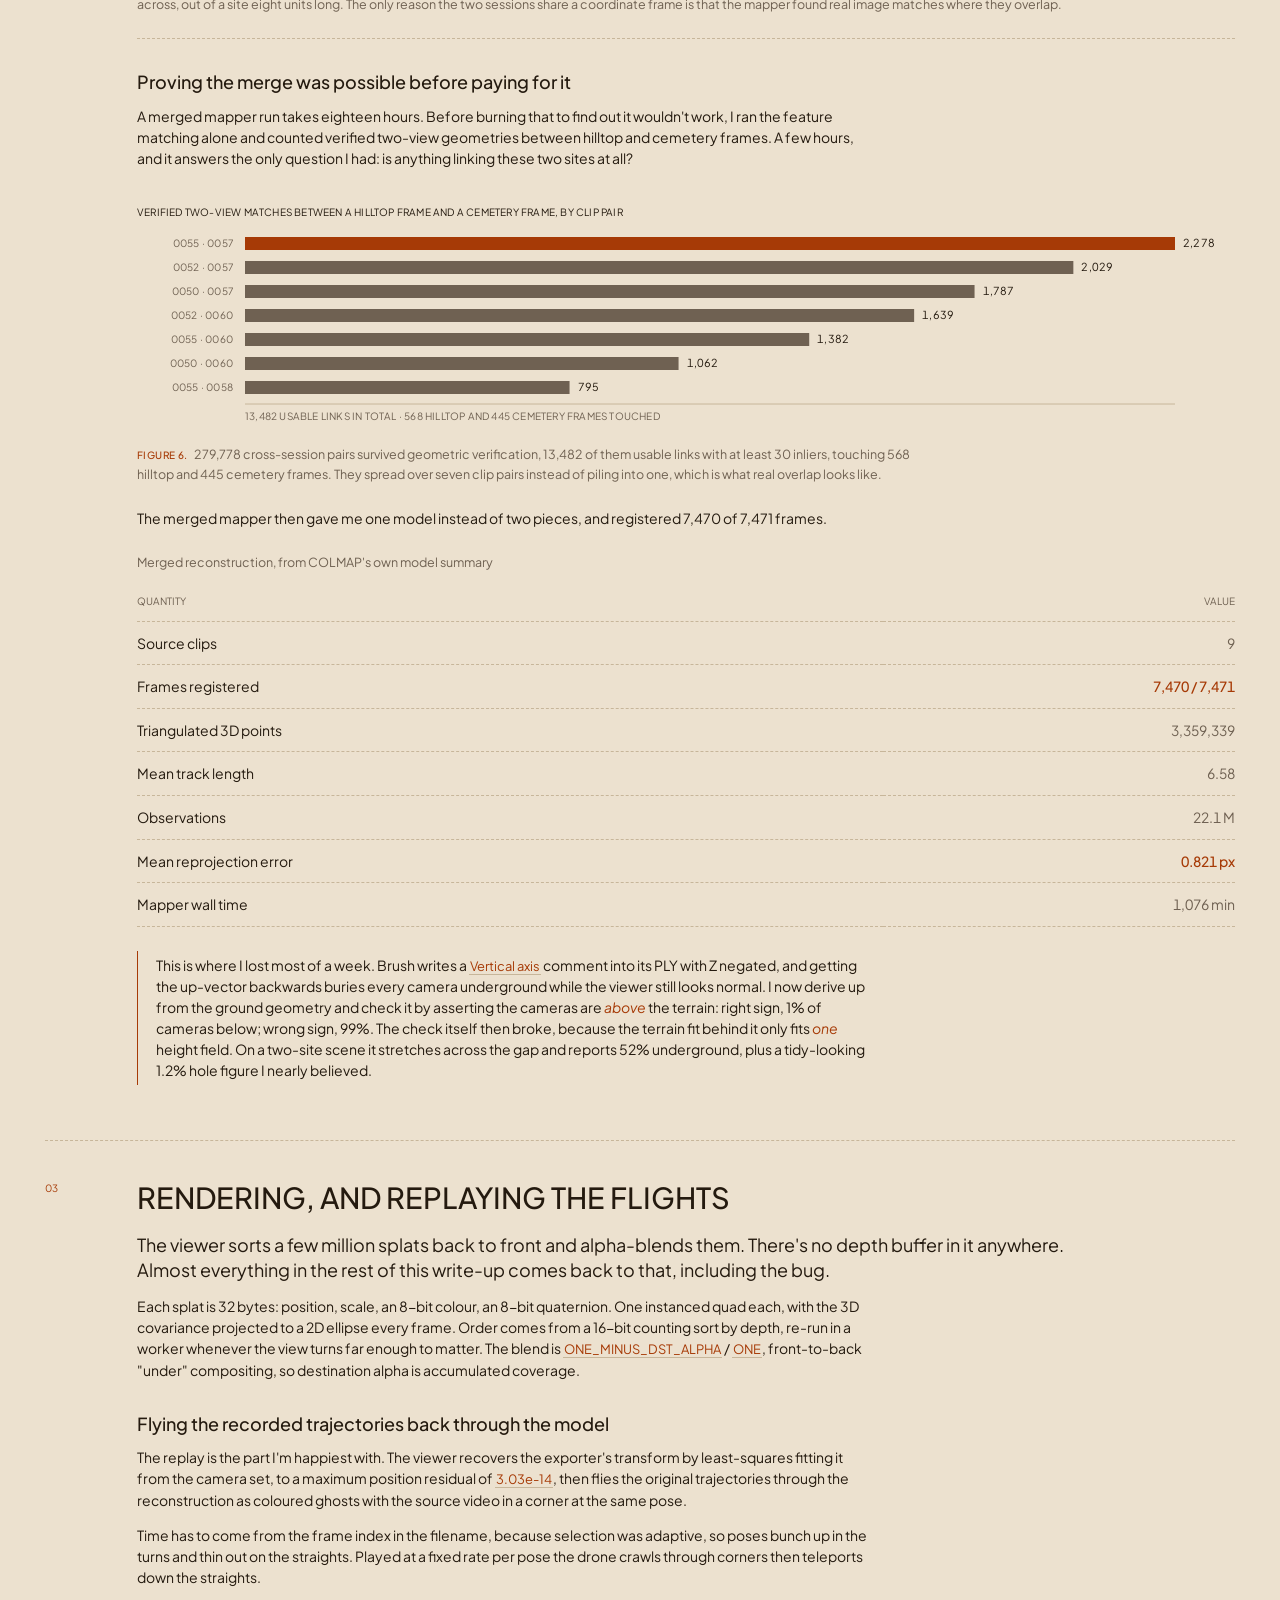
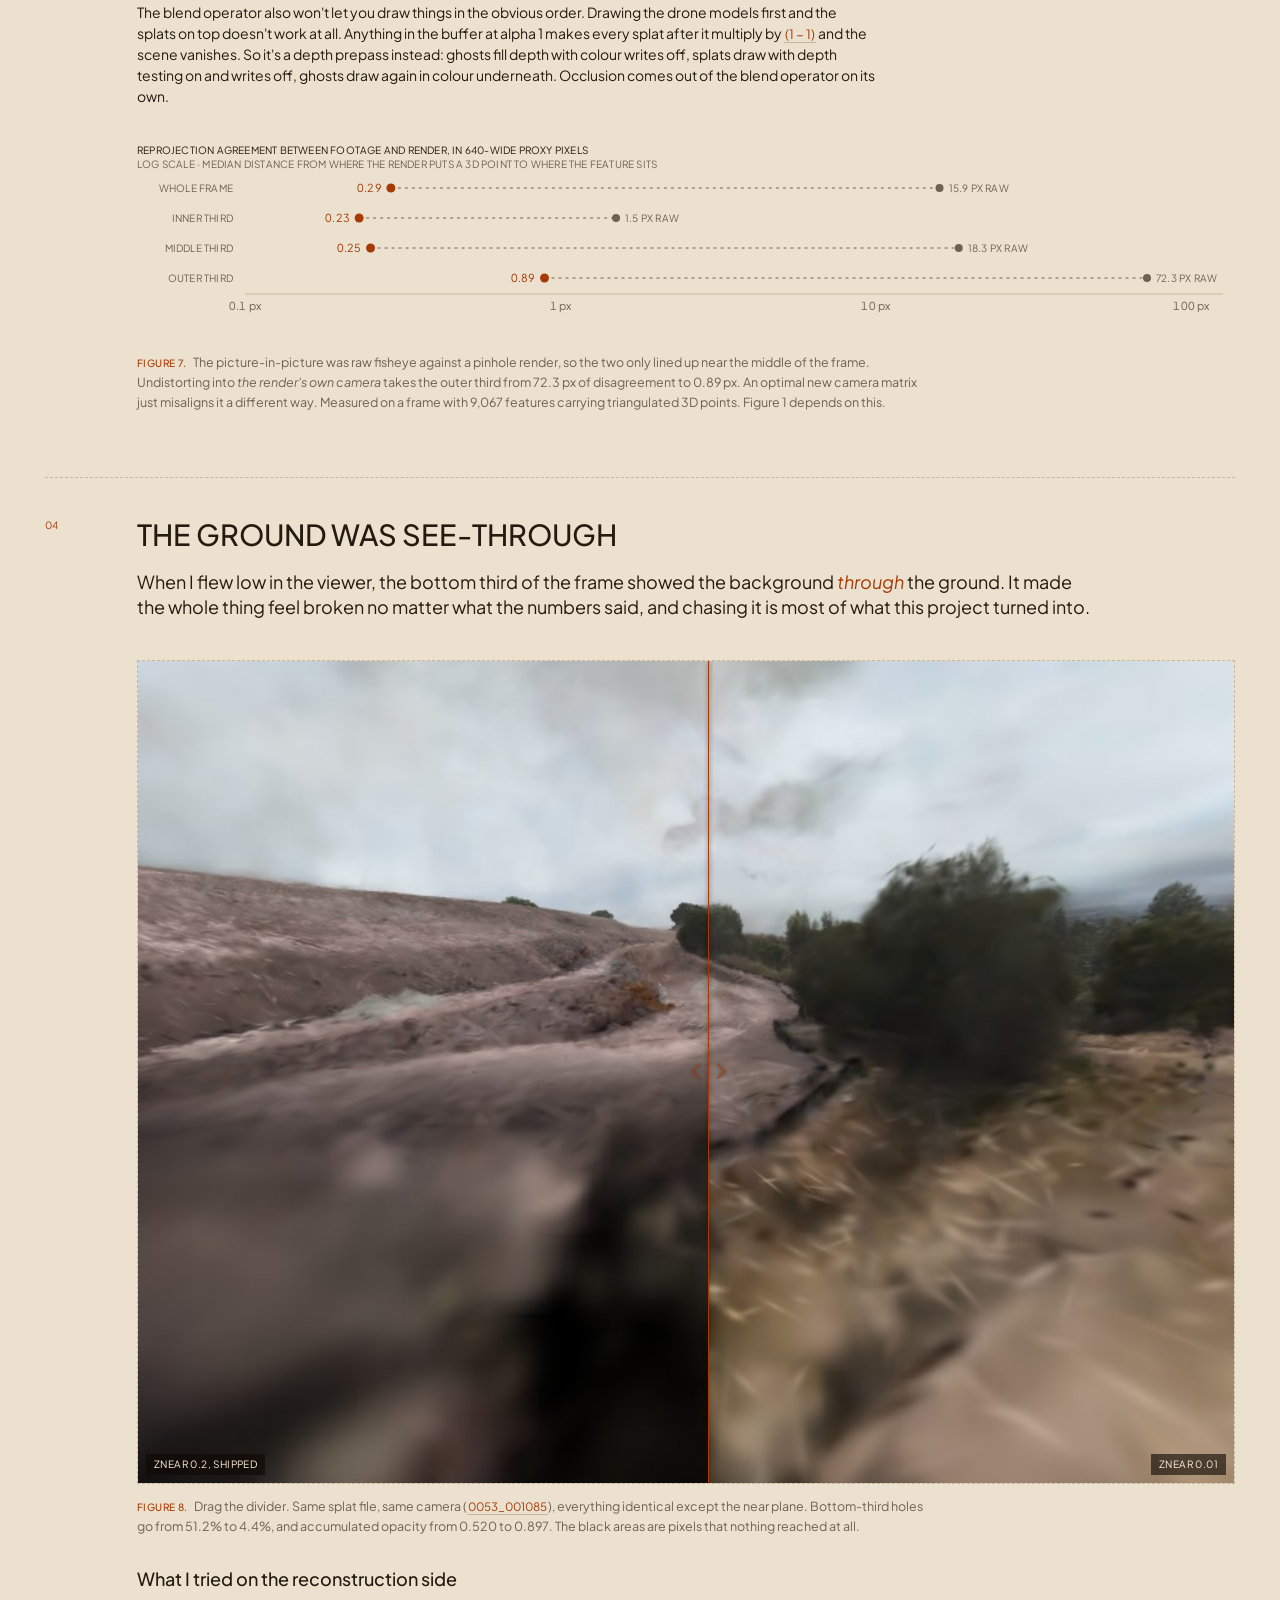
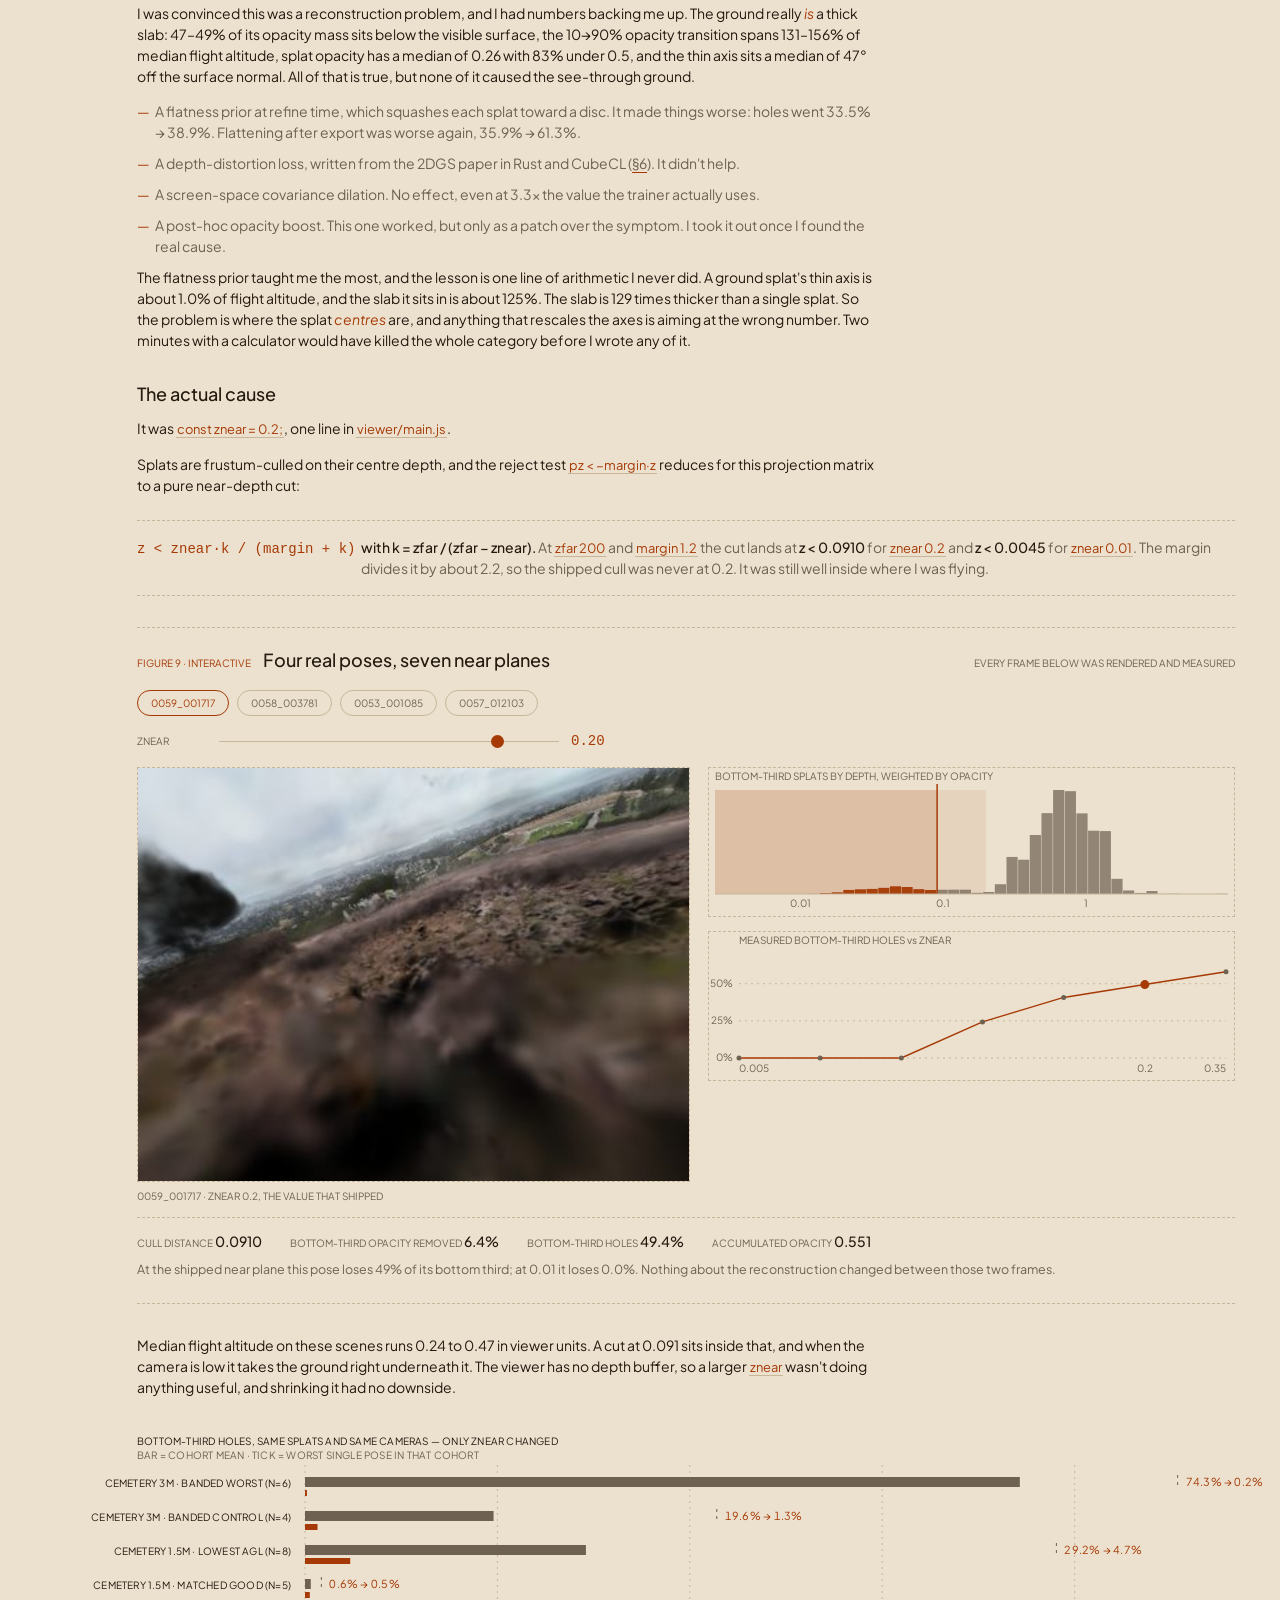
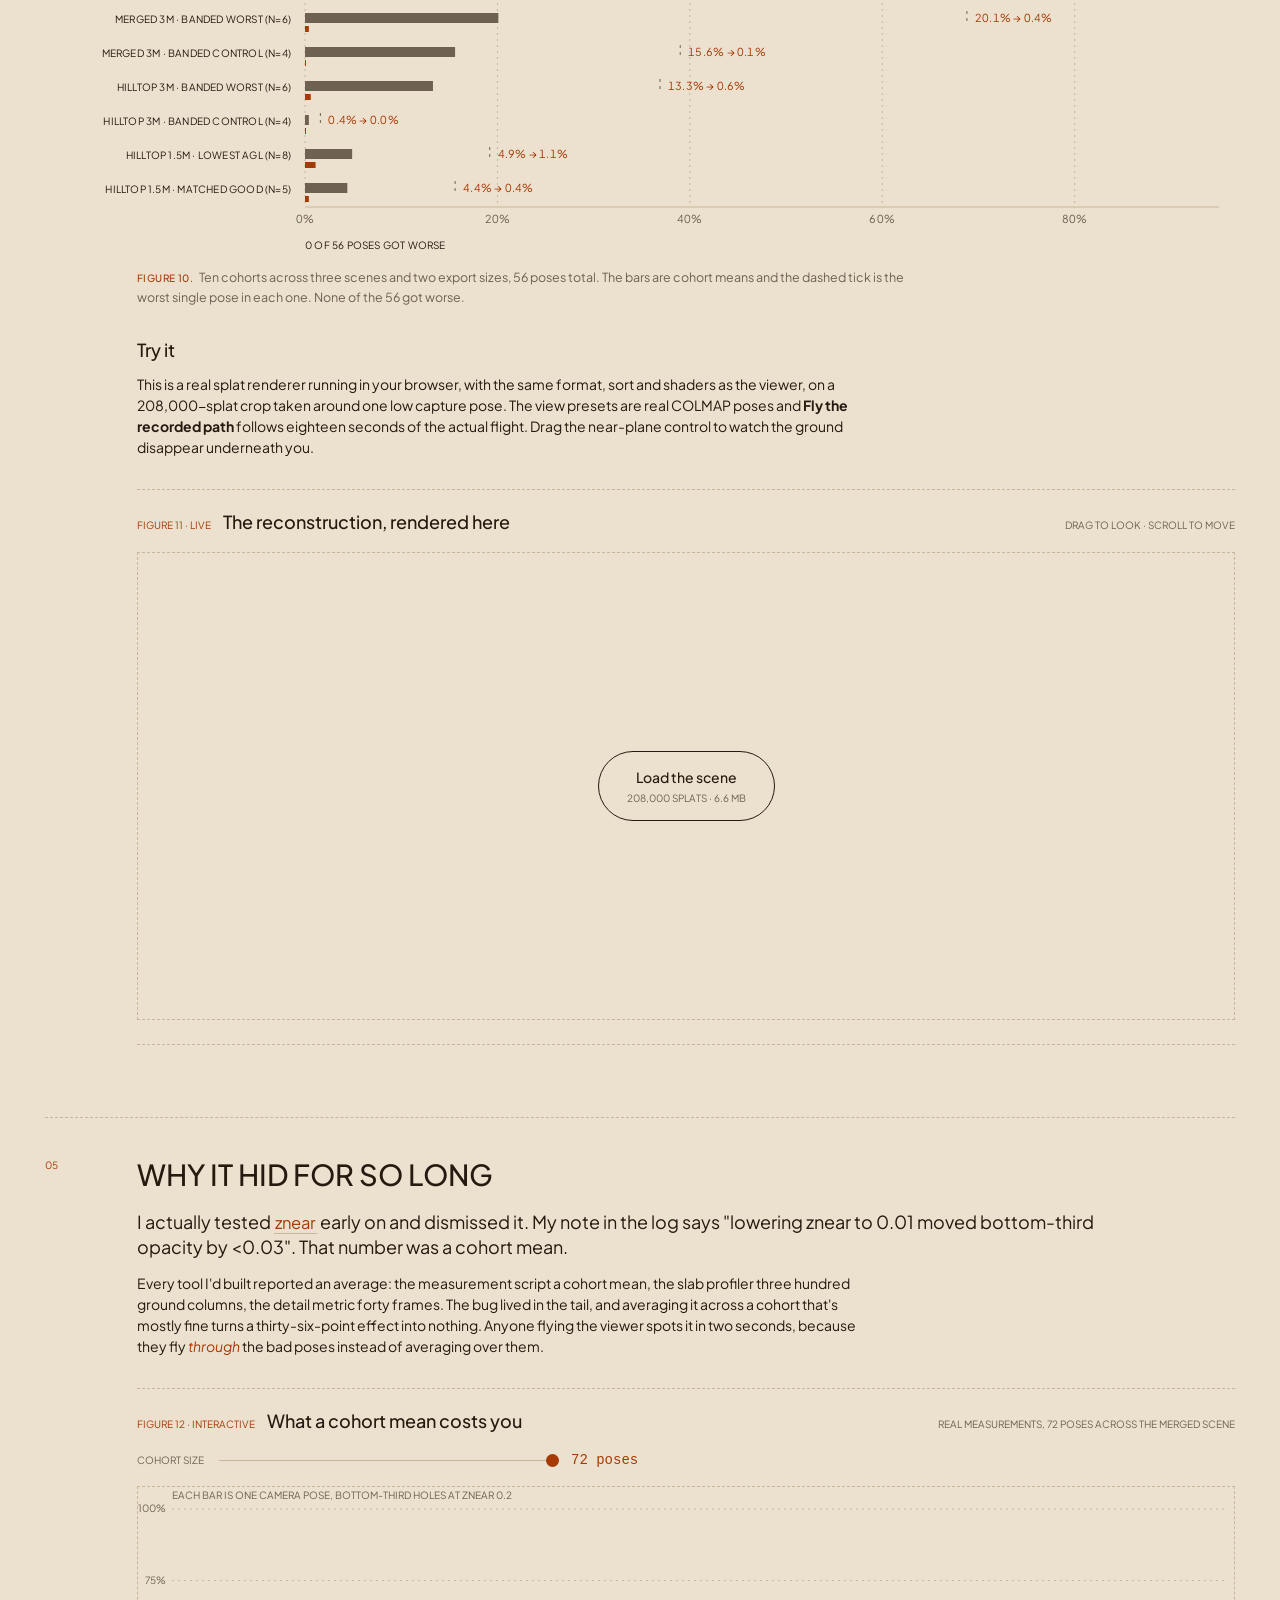
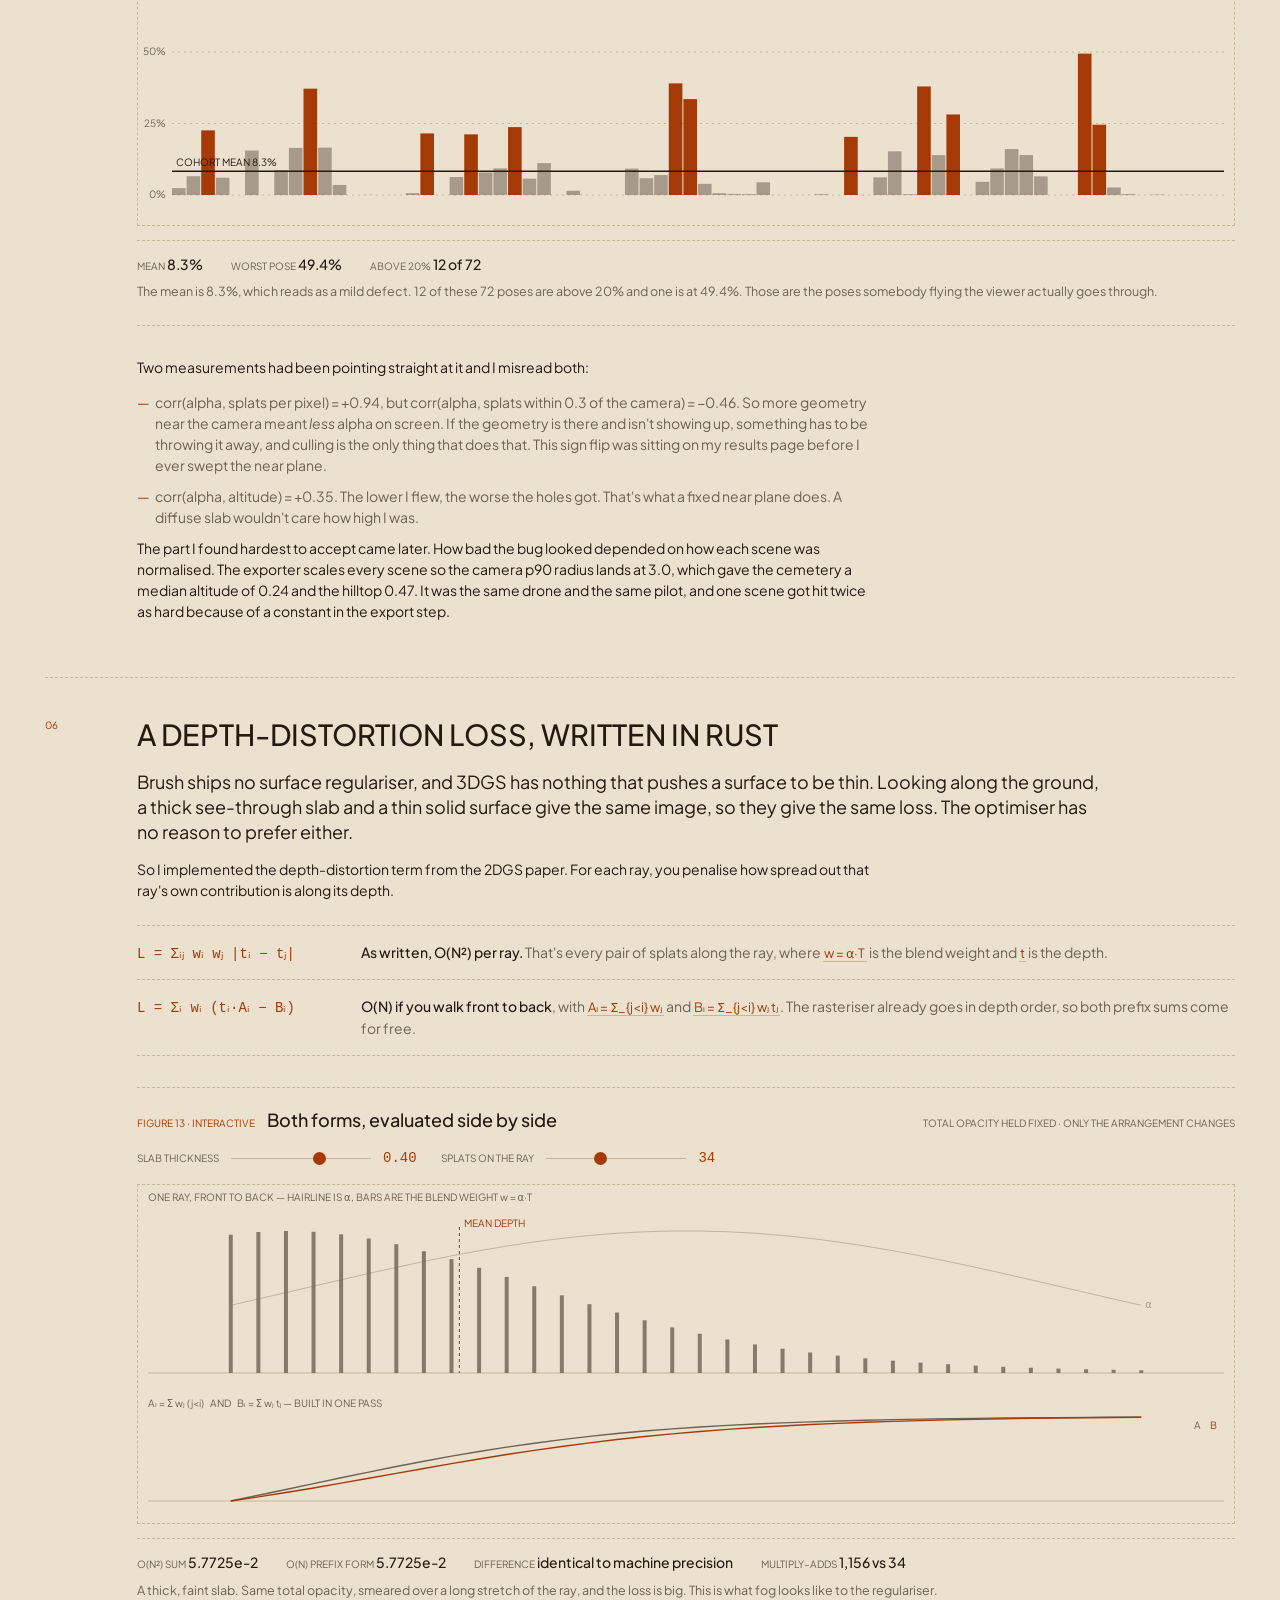
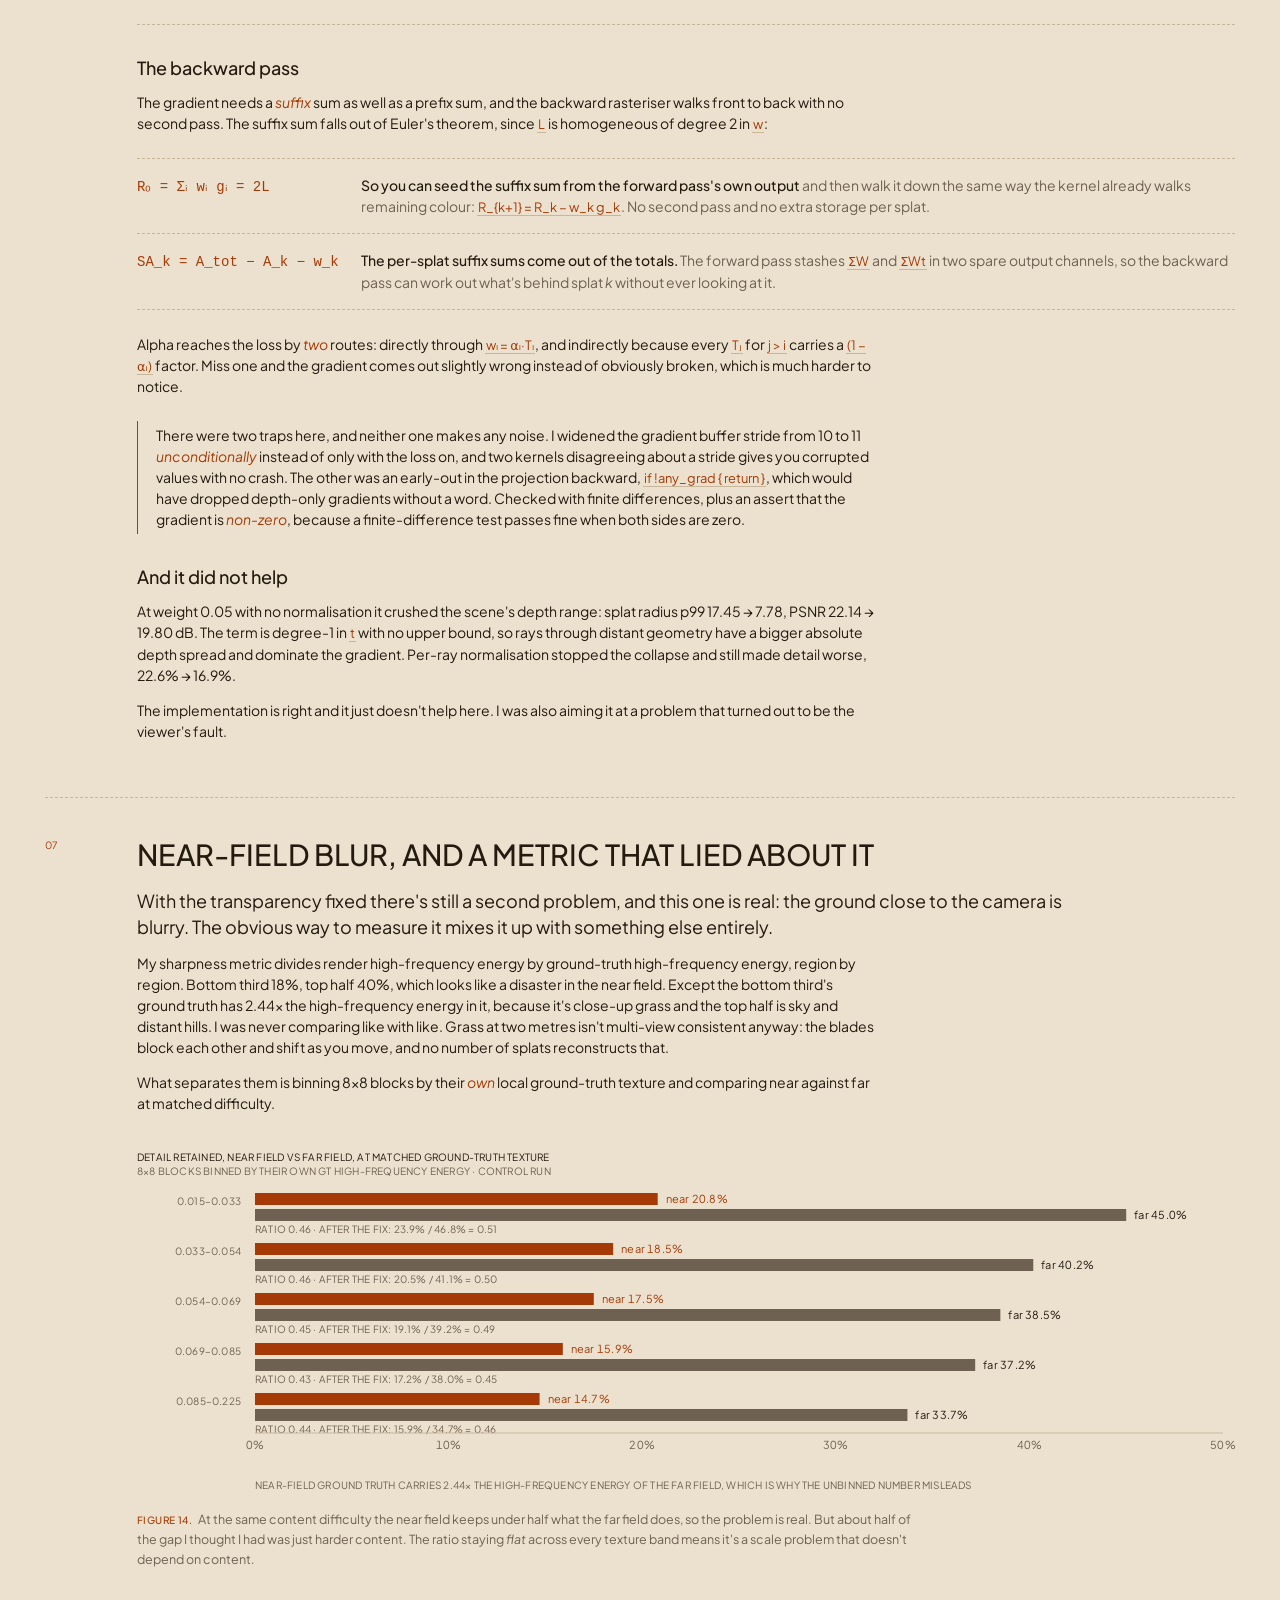
<file: splat/index.html>
<!DOCTYPE html>
<html lang="en">
<head>
    <meta charset="UTF-8">
    <meta name="viewport" content="width=device-width, initial-scale=1.0">
    <title>S.P.L.O.O.G.E — Jonathan Earp</title>
    <meta name="description" content="How I built photorealistic 3D Gaussian Splatting reconstructions from FPV drone footage on an Apple Silicon Mac with no CUDA, and the one-line viewer bug that took weeks to find.">
    <link rel="icon" type="image/svg+xml" href="../assets/favicon.svg">
    <link rel="apple-touch-icon" href="../assets/apple-touch-icon.png">
    <link rel="canonical" href="https://projects.jonathanearp.xyz/splat/">
    <meta name="author" content="Jonathan Earp">
    <meta name="robots" content="index, follow, max-image-preview:large, max-snippet:-1">
    <meta name="theme-color" content="#100904">

    <meta property="og:type" content="article">
    <meta property="og:site_name" content="Jonathan Earp">
    <meta property="og:title" content="S.P.L.O.O.G.E — 3D reconstruction from drone footage on a Mac">
    <meta property="og:description" content="Two drone flights, six days apart, merged into one 3D Gaussian Splatting model on Apple Silicon, and the one-line rendering bug I spent weeks on.">
    <meta property="og:url" content="https://projects.jonathanearp.xyz/splat/">
    <meta property="og:image" content="https://projects.jonathanearp.xyz/splat/media/znear_fix.jpg">
    <meta property="og:image:width" content="900">
    <meta property="og:image:height" content="675">
    <meta name="twitter:card" content="summary_large_image">
    <meta name="twitter:title" content="S.P.L.O.O.G.E — 3D reconstruction from drone footage on a Mac">
    <meta name="twitter:description" content="Turning FPV drone footage into a 3D model you can fly through in a browser.">
    <meta name="twitter:image" content="https://projects.jonathanearp.xyz/splat/media/znear_fix.jpg">
    <meta name="twitter:creator" content="@JonathanEarp_">

    <script type="application/ld+json">
    {
      "@context": "https://schema.org",
      "@type": "TechArticle",
      "headline": "S.P.L.O.O.G.E — building 3D reconstructions from drone footage on a Mac",
      "description": "A 3D Gaussian Splatting pipeline built on Apple Silicon without CUDA, from drone footage to a WebGL viewer that replays the flights, and the one-line rendering bug that four reconstruction-side fixes had been aimed at.",
      "url": "https://projects.jonathanearp.xyz/splat/",
      "author": { "@type": "Person", "name": "Jonathan Earp", "@id": "https://jonathanearp.xyz/#jonathan" },
      "isPartOf": { "@id": "https://projects.jonathanearp.xyz/#page" },
      "datePublished": "2026-09-01",
      "keywords": "Gaussian splatting, 3DGS, COLMAP, structure from motion, FPV, drone, Apple Silicon, WebGPU, Rust, WebGL, computer vision"
    }
    </script>

    <link rel="preconnect" href="https://fonts.googleapis.com">
    <link rel="preconnect" href="https://fonts.gstatic.com" crossorigin>
    <link href="https://fonts.googleapis.com/css2?family=Plus+Jakarta+Sans:wght@400;500&display=swap" rel="stylesheet">

    <link rel="stylesheet" href="../style.css">

    <script>
      (function () {
        var d = document.documentElement;
        d.classList.add("js");

        /* The five sites are separate origins, so localStorage cannot carry the
           theme between them - toggling on the hub and clicking through used to
           land you back in dark. A cookie on the parent domain does carry, so it
           is read first; localStorage stays as the fallback for local dev, where
           a .jonathanearp.xyz cookie is dropped. With neither set, follow the OS
           instead of forcing dark on someone whose machine is in light mode. */
        var t = "";
        var m = document.cookie.match(/(?:^|;\s*)theme=(dark|light)/);
        if (m) t = m[1];
        if (!t) { try { t = localStorage.getItem("theme") || ""; } catch (e) {} }
        if (!t && window.matchMedia &&
            matchMedia("(prefers-color-scheme: light)").matches) t = "light";
        d.dataset.theme = t === "light" ? "light" : "dark";

        /* Written by the toggle in every site's script - one place that knows
           about the cookie, so the five copies of the toggle stay trivial. */
        window.__setTheme = function (next) {
          d.dataset.theme = next;
          try { localStorage.setItem("theme", next); } catch (e) {}
          try {
            var dom = /(^|\.)jonathanearp\.xyz$/i.test(location.hostname)
              ? ";domain=.jonathanearp.xyz" : "";
            document.cookie = "theme=" + next +
              ";path=/;max-age=31536000;samesite=lax" + dom +
              (location.protocol === "https:" ? ";secure" : "");
          } catch (e) {}
        };
      })();
    </script>
</head>
<body class="paper">

    <div class="vlabel" aria-hidden="true">S.P.L.O.O.G.E — 01</div>

    <header class="topbar">
        <div class="topbar__inner">
            <a href="../" class="brand">Jonathan Earp <span class="brand__crumb">Projects / 01</span></a>
            <nav class="topnav" id="topnav">
                <a href="../" class="topnav__link">All projects</a>
                <a href="https://github.com/earpjonathan/S.P.L.O.O.G.E" class="topnav__link" target="_blank" rel="noopener">Code ↗</a>
                <a href="https://fpv.jonathanearp.xyz" class="topnav__link">FPV ↗</a>
                <a href="https://jonathanearp.xyz" class="topnav__link">Index ↗</a>
                <button class="theme-toggle" id="theme-toggle" type="button" aria-label="Toggle color theme">
                    <span class="theme-toggle__dot"></span><span class="theme-toggle__label"></span>
                </button>
            </nav>
            <button class="nav-toggle" id="nav-toggle" type="button"
                    aria-label="Menu" aria-expanded="false" aria-controls="topnav">
                <span></span><span></span>
            </button>
        </div>
    </header>

    <main id="top">

        <!-- ============ HERO ============ -->
        <section class="hero wrap">
            <canvas id="topo" data-topo data-interactive="true" aria-hidden="true"></canvas>
            <div class="hero__eyebrow mono" data-reveal>
                <span><span class="dot">●</span> Project 01 / 2026</span>
                <span>Apple Silicon, no CUDA</span>
                <span>7,470 registered frames</span>
                <span>Best presentation, Claude Builder Club</span>
            </div>
            <h1 class="hero__title acro" data-reveal style="--i:1" aria-label="SPLOOGE">
                <span class="acro__r"><span class="acro__c">S</span><span class="acro__w">Structure-from-motion</span></span>
                <span class="acro__r"><span class="acro__c">P</span><span class="acro__w">Poses</span></span>
                <span class="acro__r"><span class="acro__c">L</span><span class="acro__w">Levelling</span></span>
                <span class="acro__r"><span class="acro__c">O</span><span class="acro__w">Optimisation</span></span>
                <span class="acro__r"><span class="acro__c">O</span><span class="acro__w">Orientation</span></span>
                <span class="acro__r"><span class="acro__c">G</span><span class="acro__w">Gaussians</span></span>
                <span class="acro__r"><span class="acro__c">E</span><span class="acro__w">Export</span></span>
            </h1>
            <p class="hero__lead" data-reveal style="--i:2">
                I flew a drone over two spots six days apart and turned both flights into one
                photorealistic <b>3D reconstruction</b>. Then I built a viewer so you can fly the
                original paths back through it in a browser, with the real video next to it.
            </p>
            <div class="hero__actions" data-reveal style="--i:3">
                <a class="btn-ghost" href="https://github.com/earpjonathan/S.P.L.O.O.G.E" target="_blank" rel="noopener">Code on GitHub <span aria-hidden="true">↗</span></a>
            </div>

            <div class="scroll-prompt" aria-hidden="true"><span>Scroll</span><span class="chev"></span></div>
        </section>

        <div class="wrap">

            <!-- ============ FIGURE 1 — the opening visual ============ -->
            <figure class="fig fig--wide" data-reveal>
                <div class="vpair">
                    <video class="vpair__v" autoplay muted loop playsinline preload="metadata"
                           poster="media/flythrough-poster.jpg" aria-label="Source drone footage on the left, the reconstruction rendered from the same recorded pose on the right">
                        <source src="media/flythrough.mp4" type="video/mp4">
                    </video>
                    <span class="vpair__rule" aria-hidden="true"></span>
                    <span class="vpair__l vpair__l--a">Source footage</span>
                    <span class="vpair__l vpair__l--b">Reconstruction</span>
                </div>
                <figcaption>
                    <strong>Figure 1.</strong> Fourteen seconds of clip 0057, played twice. Left is
                    the drone's video. Right is the reconstruction from the <em>same recorded pose</em>,
                    frame for frame, drawn by a CPU copy of the viewer's rasteriser I wrote for it.
                    Nothing on the right is footage. The left is undistorted into the render's own
                    pinhole camera, or you'd be comparing a fisheye to a flat projection
                    (<a href="#viewer" class="tlink">§3</a>).
                </figcaption>
            </figure>

            <!-- ============ FIGURE 2 — the size of the thing ============ -->
            <figure class="fig fig--wide" data-reveal>
                <div class="vsolo" id="reel">
                    <div class="vsolo__frame">
                        <video class="vsolo__v" muted loop playsinline preload="none"
                               poster="media/reel-poster.jpg" data-lazyvideo="media/reel.mp4"
                               aria-label="Five camera moves through the reconstruction: a climb out of the flight corridor, a run west off the crest, a low level pass, a move from the first site to the second, and a descent straight down"></video>
                        <span class="vsolo__l vsolo__l--a" data-reel="a">Recorded pose</span>
                        <span class="vsolo__l vsolo__l--b" data-reel="b">2.0 units up &middot; about 19&times; flight altitude</span>
                    </div>
                </div>
                <figcaption>
                    <strong>Figure 2.</strong> Five camera moves through the same file, cut together.
                    The first frame is a real registered pose at the height I flew. Nothing after it is
                    a position the drone ever occupied, which is most of the point of building one of
                    these. Nothing in the pipeline has a metric scale, since the telemetry carries
                    orientation and no GPS, so everything here is in viewer units. The drone's median
                    height above the ground was 0.104 of them. <a href="#map" class="tlink">Section
                    10</a> gets a scale out of aerial photography afterwards: one unit is about 114 m,
                    which puts that median height at 11.8 m and the top of this climb at 227 m.
                </figcaption>
            </figure>

            <!-- headline numbers -->
            <div class="stats stats--5" data-reveal>
                <div class="stat"><div class="stat__n">7,470</div><div class="stat__l">Frames registered<br>of 7,471</div></div>
                <div class="stat"><div class="stat__n">3.36<small>M</small></div><div class="stat__l">Triangulated<br>3D points</div></div>
                <div class="stat"><div class="stat__n">0.82<small> px</small></div><div class="stat__l">Mean reprojection<br>error</div></div>
                <div class="stat"><div class="stat__n">3.0<small>M</small></div><div class="stat__l">Splats in the<br>shipped asset</div></div>
                <div class="stat"><div class="stat__n">77<small>&times;</small></div><div class="stat__l">Flight envelope,<br>in flight altitudes</div></div>
            </div>

            <!-- ============ ABSTRACT ============ -->
            <section class="abstract" data-reveal>
                <div class="abstract__k mono">Abstract</div>
                <div class="abstract__body">
                    <p>
                        I flew a DJI O4 Pro over two sites and built 3D Gaussian Splatting
                        reconstructions from the raw footage, all on an Apple Silicon Mac with no
                        CUDA. The pipeline goes video → gyro-driven frame selection → COLMAP
                        structure-from-motion → <a href="https://github.com/ArthurBrussee/brush" target="_blank" rel="noopener" class="tlink">Brush</a>,
                        a Rust/WebGPU 3DGS trainer → a WebGL viewer that replays the original flight
                        paths through the reconstruction next to the source video. Along the way I
                        implemented the 2DGS depth-distortion loss in Rust and CubeCL from the paper
                        and merged two sessions six days apart into one coordinate frame. Most of my
                        time went on one visual bug.
                    </p>
                    <p>
                        The bug was that <em>the ground looks see-through when you fly low</em>. It
                        turned out to be <code>const znear = 0.2</code> in the viewer, one line. By
                        then I had already built and measured four separate fixes on the
                        reconstruction side, none of which could have worked, because I was aiming at
                        the wrong thing. I have left all of that in, because it was most of the work.
                    </p>
                </div>
            </section>

            <!-- chapter nav -->
            <nav class="chapnav" id="chapnav" aria-label="Sections">
                <a href="#capture"><span>01</span> Capture</a>
                <a href="#sfm"><span>02</span> Merging two sessions</a>
                <a href="#viewer"><span>03</span> Rendering &amp; replay</a>
                <a href="#znear"><span>04</span> The see-through ground</a>
                <a href="#tail"><span>05</span> Why it hid</a>
                <a href="#distortion"><span>06</span> A loss in Rust</a>
                <a href="#blur"><span>07</span> Near-field blur</a>
                <a href="#final"><span>08</span> The final run</a>
                <a href="#negatives"><span>09</span> Negative results</a>
                <a href="#map"><span>10</span> On the ground</a>
                <a href="#limits"><span>11</span> Limitations</a>
            </nav>

            <!-- ============ 01 ============ -->
            <section class="block" id="capture" data-reveal>
                <div class="block__no">01</div>
                <div class="block__body">
                    <h2 class="block__h">Capture, and which frames to keep</h2>
                    <p class="lede">
                        Consumer FPV footage is about the worst thing you can hand
                        structure-from-motion. It moves fast, the shutter rolls, the lens is a wide
                        fisheye, and the camera is bolted on pointing <em>up</em>, so you only ever see
                        the ground at a grazing angle.
                    </p>
                    <p>
                        I couldn't change any of this. It came with the hardware and the
                        footage.
                    </p>

                    <table class="dtable">
                        <caption>What could not be changed, and what it forced</caption>
                        <thead><tr><th>Constraint</th><th>Consequence</th></tr></thead>
                        <tbody>
                            <tr>
                                <td>No CUDA. Apple Silicon only, 48&nbsp;GB unified</td>
                                <td>Rules out every mainstream 3DGS implementation. Brush, a Rust/WebGPU trainer, on the Metal backend. COLMAP runs CPU-only.</td>
                            </tr>
                            <tr>
                                <td>Consumer FPV footage</td>
                                <td>There's no turntable or controlled orbit, and coverage is uneven. The camera is pitched up 15–29°.</td>
                            </tr>
                            <tr>
                                <td>Two sessions, six days apart</td>
                                <td>Different light, different vegetation. Merging them meant proving cross-session matches existed before spending eighteen hours of mapper time.</td>
                            </tr>
                            <tr class="is-key">
                                <td>A 4&nbsp;GiB single-buffer limit on the GPU</td>
                                <td>A hard ceiling near 23.7 M splats at ~181 bytes each, whatever the 48&nbsp;GB of system RAM says. I found it by crashing into it.</td>
                            </tr>
                            <tr>
                                <td>Everything runs locally</td>
                                <td>One training run takes 5–28 hours, so I had to choose carefully what to test.</td>
                            </tr>
                        </tbody>
                    </table>

                    <div class="pipe pipe--6">
                        <div class="pipe__s"><div class="pipe__n">01</div><div class="pipe__h">Gyro</div><p class="pipe__p">Pull per-frame quaternions out of the DJI telemetry stream.</p></div>
                        <div class="pipe__s"><div class="pipe__n">02</div><div class="pipe__h">Select</div><p class="pipe__p">Keep a frame once the camera has turned far enough.</p></div>
                        <div class="pipe__s"><div class="pipe__n">03</div><div class="pipe__h">Extract</div><p class="pipe__p">Decode the kept frames at 1920×1440.</p></div>
                        <div class="pipe__s"><div class="pipe__n">04</div><div class="pipe__h">COLMAP</div><p class="pipe__p">Features, matching, incremental mapper, bundle adjustment.</p></div>
                        <div class="pipe__s"><div class="pipe__n">05</div><div class="pipe__h">Train</div><p class="pipe__p">Brush on Metal, 20k–60k iterations, 8M–22M splats.</p></div>
                        <div class="pipe__s"><div class="pipe__n">06</div><div class="pipe__h">Export</div><p class="pipe__p">Level, centre, scale, cap, and write a 32-byte-per-splat file.</p></div>
                    </div>

                    <h3 class="block__sub">Picking frames by rotation</h3>
                    <p>
                        Every <em>n</em>th frame is the obvious approach and it's wrong here. Flying
                        straight barely changes what the camera sees. A fast yaw changes everything in a
                        tenth of a second. So the selector waits for the camera to turn a set amount,
                        then keeps a frame. A floor of <code>kmin</code> stops it grabbing two
                        neighbours, a ceiling of <code>kmax</code> keeps the straights sampled.
                    </p>

                    <div class="demo demo--select">
                        <div class="demo__head">
                            <span class="demo__k">Figure 3 · interactive</span>
                            <span class="demo__t">Frame selection, on real gyro</span>
                            <span class="demo__hint">26 seconds of clip 0057</span>
                        </div>
                        <div class="demo__ctl">
                            <span class="srange">
                                <span class="srange__k">Rotation threshold</span>
                                <input type="range" min="3" max="24" step="1" value="8"
                                       data-in="thresh" aria-label="Rotation threshold in degrees">
                                <span class="srange__v" data-val="thresh">8°</span>
                            </span>
                            <span class="srange">
                                <span class="srange__k">kmax</span>
                                <input type="range" min="4" max="50" step="1" value="15"
                                       data-in="kmax" aria-label="Maximum frames between keeps">
                                <span class="srange__v" data-val="kmax">15</span>
                            </span>
                        </div>
                        <canvas class="demo__canvas demo__canvas--tall" aria-label="Per-frame rotation with the selected frames marked beneath it"></canvas>
                        <div class="demo__read">
                            <span>Kept <b data-read="kept">—</b></span>
                            <span>Rate <b data-read="fps">—</b></span>
                            <span>Rotation between keeps, median / p99 <b data-read="rot">—</b></span>
                            <span>Gap, median / p99 <b data-read="gap">—</b></span>
                            <span class="demo__note" data-read="note"></span>
                        </div>
                    </div>

                    <p>
                        I shipped 8°, <code>kmin</code>&nbsp;2, <code>kmax</code>&nbsp;15, which takes
                        7,471 frames out of about seventy thousand. Push the threshold up and the kept
                        ticks pile into the turns and vanish on the straights, which is what the time cap
                        is there to stop.
                    </p>
                    <p>
                        One check exists because something broke without telling me. DJI sometimes
                        writes the telemetry with an identity quaternion on every sample. Two clips came
                        out like that and the extractor reported success both times: the angle between
                        identical quaternions is zero, so selection silently falls back to the time cap.
                        It now counts distinct quaternions and refuses to run if there is one.
                    </p>
                </div>
            </section>

            <!-- ============ 02 ============ -->
            <section class="block" id="sfm" data-reveal>
                <div class="block__no">02</div>
                <div class="block__body">
                    <h2 class="block__h">Structure from motion, and merging two sessions</h2>
                    <p class="lede">
                        Two sites, flown six days apart, rebuilt into one model. What I was most
                        worried about was a <em>silent</em> bad merge, where you get two
                        disconnected chunks sitting in the same file and everything looks
                        fine until you try to fly from one to the other.
                    </p>

                    <div class="demo demo--ladder">
                        <div class="demo__head">
                            <span class="demo__k">Figure 4 &middot; interactive</span>
                            <span class="demo__t">Straight up from one frame</span>
                            <span class="demo__hint">Every rung is a render, not a zoom</span>
                        </div>
                        <div class="demo__ctl">
                            <span class="srange srange--wide">
                                <span class="srange__k">Height above the pose</span>
                                <input type="range" min="0" max="6" step="1" value="0"
                                       data-in="rung" aria-label="Camera height above the capture pose">
                                <span class="srange__v" data-read="h">0.00</span>
                            </span>
                        </div>
                        <div class="ladder">
                            <img class="ladder__shot" alt="" data-shot>
                            <canvas class="ladder__gauge" aria-label="Where the camera sits above the terrain"></canvas>
                        </div>
                        <div class="demo__read">
                            <span>In flight altitudes <b data-read="alt">0&times;</b></span>
                            <span>Frame spans <b data-read="span">2.7</b> units</span>
                            <span class="demo__note" data-read="note"></span>
                        </div>
                    </div>

                    <p>
                        Rung 0 is a registered frame at the height I was flying, the same kind of
                        render as the right half of Figure 1. Every rung above it is a camera that never
                        existed. It holds up because the geometry came from thousands of overlapping
                        views.
                    </p>

                    <div class="demo demo--map">
                        <div class="demo__head">
                            <span class="demo__k">Figure 5 · interactive</span>
                            <span class="demo__t">The whole site, from directly above</span>
                            <span class="demo__hint">Nine flight tracks, one frame about 10.6 units across</span>
                        </div>
                        <div class="demo__ctl">
                            <span class="sgroup">
                                <button class="sbtn" data-base="render" type="button">Reconstruction</button>
                                <button class="sbtn" data-base="density" type="button">Point density</button>
                            </span>
                            <span class="sgroup">
                                <button class="sbtn" data-mode="merged" type="button">Both sessions</button>
                                <button class="sbtn" data-mode="hilltop" type="button">Session 1 · hilltop</button>
                                <button class="sbtn" data-mode="cemetery" type="button">Session 2 · cemetery</button>
                            </span>
                        </div>
                        <canvas class="demo__canvas demo__canvas--map" aria-label="The reconstruction seen from directly above, with the nine flight tracks drawn over it"></canvas>
                        <div class="demo__read">
                            <span>Flight envelope <b>4.4 × 8.0</b> units</span>
                            <span>Path flown <b>221 units</b></span>
                            <span>Session centres <b>2.5</b> apart</span>
                            <span>Live-viewer crop <b>1.4</b> across</span>
                            <span class="demo__note">
                                Straight down, same splats as every other figure, nine flight tracks
                                over the top. Sienna is <b>session 1</b>, the rest <b>session 2</b>. The
                                dashed circle is the crop the live renderer in Figure 11 loads: 1.4 units
                                across, out of a site eight units long. The only reason the two sessions
                                share a coordinate frame is that the mapper found real image matches
                                where they overlap.
                            </span>
                        </div>
                    </div>

                    <h3 class="block__sub">Proving the merge was possible before paying for it</h3>
                    <p>
                        A merged mapper run takes eighteen hours. Before burning that to find out it
                        wouldn't work, I ran the feature matching alone and counted verified two-view
                        geometries between hilltop and cemetery frames. A few hours, and it answers the
                        only question I had: is anything linking these two sites at all?
                    </p>

                    <figure class="fig" data-reveal>
                        <div id="fig-cross"></div>
                        <figcaption>
                            <strong>Figure 6.</strong> 279,778 cross-session pairs survived geometric
                            verification, 13,482 of them usable links with at least 30 inliers, touching
                            568 hilltop and 445 cemetery frames. They spread over seven clip pairs instead
                            of piling into one, which is what real overlap looks like.
                        </figcaption>
                    </figure>

                    <p>
                        The merged mapper then gave me one model instead of two pieces, and registered 7,470 of 7,471 frames.
                    </p>

                    <table class="dtable">
                        <caption>Merged reconstruction, from COLMAP's own model summary</caption>
                        <thead><tr><th>Quantity</th><th class="num">Value</th></tr></thead>
                        <tbody>
                            <tr><td>Source clips</td><td class="num">9</td></tr>
                            <tr class="is-key"><td>Frames registered</td><td class="num"><strong>7,470 / 7,471</strong></td></tr>
                            <tr><td>Triangulated 3D points</td><td class="num">3,359,339</td></tr>
                            <tr><td>Mean track length</td><td class="num">6.58</td></tr>
                            <tr><td>Observations</td><td class="num">22.1 M</td></tr>
                            <tr class="is-key"><td>Mean reprojection error</td><td class="num"><strong>0.821 px</strong></td></tr>
                            <tr><td>Mapper wall time</td><td class="num">1,076 min</td></tr>
                        </tbody>
                    </table>

                    <p class="callout">
                        This is where I lost most of a week. Brush writes a <code>Vertical axis</code> comment
                        into its PLY with Z negated, and getting the up-vector backwards buries every
                        camera underground while the viewer still looks normal. I now derive up from the
                        ground geometry and check it by asserting the cameras are <em>above</em> the
                        terrain: right sign, 1% of cameras below; wrong sign, 99%. The check itself then
                        broke, because the terrain fit behind it only fits <em>one</em> height field. On a
                        two-site scene it stretches across the gap and reports 52% underground, plus a
                        tidy-looking 1.2% hole figure I nearly believed.
                    </p>
                </div>
            </section>

            <!-- ============ 03 ============ -->
            <section class="block" id="viewer" data-reveal>
                <div class="block__no">03</div>
                <div class="block__body">
                    <h2 class="block__h">Rendering, and replaying the flights</h2>
                    <p class="lede">
                        The viewer sorts a few million splats back to front and alpha-blends them.
                        There's no depth buffer in it anywhere. Almost everything in the rest of this
                        write-up comes back to that, including the bug.
                    </p>
                    <p>
                        Each splat is 32 bytes: position, scale, an 8-bit colour, an 8-bit quaternion.
                        One instanced quad each, with the 3D covariance projected to a 2D ellipse every
                        frame. Order comes from a 16-bit counting sort by depth, re-run in a worker
                        whenever the view turns far enough to matter. The blend is
                        <code>ONE_MINUS_DST_ALPHA</code> / <code>ONE</code>, front-to-back "under"
                        compositing, so destination alpha is accumulated coverage.
                    </p>

                    <h3 class="block__sub">Flying the recorded trajectories back through the model</h3>
                    <p>
                        The replay is the part I'm happiest with. The viewer recovers the exporter's
                        transform by least-squares fitting it from the camera set, to a maximum position
                        residual of <code>3.03e-14</code>, then flies the original trajectories through
                        the reconstruction as coloured ghosts with the source video in a corner at the
                        same pose.
                    </p>
                    <p>
                        Time has to come from the frame index in the filename, because selection
                        was adaptive, so poses bunch up
                        in the turns and thin out on the straights. Played at a fixed rate per pose the
                        drone crawls through corners then teleports down the straights.
                    </p>
                    <p>
                        The blend operator also won't let you draw things in the obvious order.
                        Drawing the drone models first and the splats on top doesn't work at
                        all. Anything
                        in the buffer at alpha 1 makes every splat after it multiply by
                        <code>(1&nbsp;−&nbsp;1)</code> and the scene vanishes. So it's a depth prepass
                        instead: ghosts fill depth with colour writes off, splats draw with depth testing
                        on and writes off, ghosts draw again in colour underneath. Occlusion comes out of
                        the blend operator on its own.
                    </p>

                    <figure class="fig" data-reveal>
                        <div id="fig-undistort"></div>
                        <figcaption>
                            <strong>Figure 7.</strong> The picture-in-picture was raw fisheye against a
                            pinhole render, so the two only lined up near the middle of the frame.
                            Undistorting into <em>the render's own camera</em> takes the outer third from
                            72.3 px of disagreement to 0.89 px. An optimal new camera matrix just
                            misaligns it a different way. Measured on a frame with 9,067 features
                            carrying triangulated 3D points. Figure 1 depends on this.
                        </figcaption>
                    </figure>
                </div>
            </section>

            <!-- ============ 04 ============ -->
            <section class="block" id="znear" data-reveal>
                <div class="block__no">04</div>
                <div class="block__body">
                    <h2 class="block__h">The ground was see-through</h2>
                    <p class="lede">
                        When I flew low in the viewer, the bottom third of the frame showed the
                        background <em>through</em> the ground. It made the whole thing feel broken no
                        matter what the numbers said, and chasing it is most of what this project
                        turned into.
                    </p>

                    <figure class="fig fig--wide" data-reveal>
                        <div class="abpair" id="abpair">
                            <img class="abpair__img" src="media/znear_old.jpg" alt="The same camera pose rendered with znear 0.2: the bottom third of the frame is empty" loading="lazy" width="900" height="675">
                            <img class="abpair__img abpair__img--top" src="media/znear_fix.jpg" alt="The same camera pose rendered with znear 0.01: the ground is fully covered" loading="lazy" width="900" height="675">
                            <input class="abpair__range" type="range" min="0" max="100" value="52"
                                   aria-label="Wipe between znear 0.2 and znear 0.01">
                            <span class="abpair__handle" aria-hidden="true"></span>
                            <span class="abpair__l abpair__l--a">znear 0.2, shipped</span>
                            <span class="abpair__l abpair__l--b">znear 0.01</span>
                        </div>
                        <figcaption>
                            <strong>Figure 8.</strong> Drag the divider. Same splat file, same camera
                            (<code>0053_001085</code>), everything identical except the near plane.
                            Bottom-third holes go from 51.2% to 4.4%, and accumulated
                            opacity from 0.520 to 0.897. The black areas are pixels that nothing
                            reached at all.
                        </figcaption>
                    </figure>

                    <h3 class="block__sub">What I tried on the reconstruction side</h3>
                    <p>
                        I was convinced this was a reconstruction problem, and I had numbers backing me
                        up. The ground really <em>is</em> a thick slab: 47–49% of its
                        opacity mass sits below the visible surface, the 10→90% opacity transition spans
                        131–156% of median flight altitude, splat opacity has a median of 0.26 with 83%
                        under 0.5, and the thin axis sits a median of 47° off the surface
                        normal. All of that is true, but none of it caused the see-through
                        ground.
                    </p>
                    <ul class="dlist">
                        <li>A flatness prior at refine time, which squashes each splat toward a disc. It made things worse: holes went 33.5% → 38.9%. Flattening after export was worse again, 35.9% → 61.3%.</li>
                        <li>A depth-distortion loss, written from the 2DGS paper in Rust and CubeCL (<a href="#distortion" class="tlink">§6</a>). It didn't help.</li>
                        <li>A screen-space covariance dilation. No effect, even at 3.3× the value the trainer actually uses.</li>
                        <li>A post-hoc opacity boost. This one worked, but only as a patch over the symptom. I took it out once I found the real cause.</li>
                    </ul>
                    <p>
                        The flatness prior taught me the most, and the lesson is one line of arithmetic
                        I never did. A ground splat's thin axis is about 1.0% of flight
                        altitude, and the slab it sits in is about 125%. The slab is 129 times
                        thicker than a single splat. So the problem is where
                        the splat <em>centres</em> are, and anything that rescales the axes is aiming at
                        the wrong number. Two minutes with a calculator would have killed the whole
                        category before I wrote any of it.
                    </p>

                    <h3 class="block__sub">The actual cause</h3>
                    <p>It was <code>const znear = 0.2;</code>, one line in <code>viewer/main.js</code>.</p>
                    <p>
                        Splats are frustum-culled on their centre depth, and the reject
                        test <code>pz &lt; −margin·z</code> reduces for this projection matrix to a pure
                        near-depth cut:
                    </p>

                    <div class="eqs">
                        <div class="eqrow">
                            <div class="eqrow__e">z &lt; znear·k / (margin + k)</div>
                            <div class="eqrow__d"><strong>with k = zfar / (zfar − znear).</strong> At <code>zfar 200</code> and <code>margin 1.2</code> the cut lands at <strong>z &lt; 0.0910</strong> for <code>znear 0.2</code> and <strong>z &lt; 0.0045</strong> for <code>znear 0.01</code>. The margin divides it by about 2.2, so the shipped cull was never at 0.2. It was still well inside where I was flying.</div>
                        </div>
                    </div>

                    <div class="demo demo--znear">
                        <div class="demo__head">
                            <span class="demo__k">Figure 9 · interactive</span>
                            <span class="demo__t">Four real poses, seven near planes</span>
                            <span class="demo__hint">Every frame below was rendered and measured</span>
                        </div>
                        <div class="demo__ctl" data-poses></div>
                        <div class="demo__ctl srange">
                            <span class="srange__k">znear</span>
                            <input type="range" min="0" max="6" step="1" value="5"
                                   data-in="zi" aria-label="Near plane">
                            <span class="srange__v" data-read="zn">0.2</span>
                        </div>
                        <div class="znear__stage">
                            <figure class="znear__shot">
                                <img data-shot alt="The chosen capture pose rendered at the chosen near plane">
                                <figcaption data-read="shotcap"></figcaption>
                            </figure>
                            <div class="znear__side">
                                <canvas class="znear__hist" aria-label="Depth histogram of the splats inside this camera's frustum, with the culled band shaded"></canvas>
                                <canvas class="znear__curve" aria-label="Measured bottom-third holes against near plane for this pose"></canvas>
                            </div>
                        </div>
                        <div class="demo__read">
                            <span>Cull distance <b data-read="cut">—</b></span>
                            <span>Bottom-third opacity removed <b data-read="removed">—</b></span>
                            <span>Bottom-third holes <b data-read="holes">—</b></span>
                            <span>Accumulated opacity <b data-read="op">—</b></span>
                            <span class="demo__note" data-read="note"></span>
                        </div>
                    </div>

                    <p>
                        Median flight altitude on these scenes runs 0.24 to 0.47 in viewer units. A cut
                        at 0.091 sits inside that, and when the camera is low it takes the ground right
                        underneath it. The viewer has no depth buffer, so a larger
                        <code>znear</code> wasn't doing anything useful, and shrinking it had no
                        downside.
                    </p>

                    <figure class="fig" data-reveal>
                        <div id="fig-znear-cohorts"></div>
                        <figcaption>
                            <strong>Figure 10.</strong> Ten cohorts across three scenes and two export
                            sizes, 56 poses total. The bars are cohort means and the dashed tick is the
                            worst single pose in each one. None of the 56 got worse.
                        </figcaption>
                    </figure>

                    <h3 class="block__sub">Try it</h3>
                    <p>
                        This is a real splat renderer running in your browser, with the same
                        format, sort and shaders as the viewer, on a 208,000-splat crop taken around one low capture pose. The view presets are real
                        COLMAP poses and <b>Fly the recorded path</b> follows eighteen seconds of the
                        actual flight. Drag the near-plane control to watch the ground disappear
                        underneath you.
                    </p>

                    <div class="viewer" id="liveviewer">
                        <div class="viewer__head">
                            <span class="demo__k">Figure 11 · live</span>
                            <span class="demo__t">The reconstruction, rendered here</span>
                            <span class="demo__hint">Drag to look · scroll to move</span>
                        </div>
                        <div class="viewer__stage">
                            <canvas class="viewer__canvas" aria-label="Live 3D Gaussian Splatting render of the hilltop site"></canvas>
                            <button class="viewer__load" type="button" id="viewer-load">
                                <span class="viewer__loadk">Load the scene</span>
                                <span class="viewer__loadv">208,000 splats · 6.6 MB</span>
                            </button>
                            <div class="viewer__bar" id="viewer-bar" hidden><i></i></div>
                        </div>
                        <div class="viewer__ctl" id="viewer-ctl" hidden>
                            <div class="demo__ctl">
                                <span class="srange">
                                    <span class="srange__k">znear</span>
                                    <input type="range" min="-2.3" max="-0.62" step="0.01" value="-2"
                                           id="viewer-znear" aria-label="Viewer near plane">
                                    <span class="srange__v" id="viewer-znear-v">0.010</span>
                                </span>
                                <button class="sbtn" type="button" id="viewer-fly">Fly the recorded path</button>
                                <button class="sbtn" type="button" id="viewer-reset">Reset view</button>
                                <span class="sgroup" id="viewer-asset">
                                    <button class="sbtn is-on" type="button" data-asset="scene">Detail crop</button>
                                    <button class="sbtn" type="button" data-asset="site">Whole site · 12.8 MB</button>
                                </span>
                            </div>
                            <div class="demo__ctl" id="viewer-views"></div>
                            <div class="demo__read">
                                <span>Splats <b id="viewer-count">—</b></span>
                                <span>Near cut <b id="viewer-cut">—</b></span>
                                <span>Frame rate <b id="viewer-fps">—</b></span>
                                <span class="demo__note" id="viewer-note">
                                    This is a crop, so the site stops a short way out and the horizon
                                    is thinner than in the full three-million-splat build. Everything
                                    else about it is what ships: the format, the sort, the projection
                                    and the blend.
                                </span>
                            </div>
                        </div>
                        <p class="viewer__fallback" id="viewer-fallback" hidden></p>
                    </div>
                </div>
            </section>

            <!-- ============ 05 ============ -->
            <section class="block" id="tail" data-reveal>
                <div class="block__no">05</div>
                <div class="block__body">
                    <h2 class="block__h">Why it hid for so long</h2>
                    <p class="lede">
                        I actually tested <code>znear</code> early on and dismissed it. My note in the
                        log says "lowering znear to 0.01 moved bottom-third opacity by &lt;0.03". That
                        number was a cohort mean.
                    </p>
                    <p>
                        Every tool I'd built reported an average: the measurement script a cohort mean,
                        the slab profiler three hundred ground columns, the detail metric forty frames.
                        The bug lived in the tail, and averaging it across a cohort that's mostly fine
                        turns a thirty-six-point effect into nothing. Anyone flying the viewer spots it in
                        two seconds, because they fly <em>through</em> the bad poses instead of averaging
                        over them.
                    </p>

                    <div class="demo demo--tail">
                        <div class="demo__head">
                            <span class="demo__k">Figure 12 · interactive</span>
                            <span class="demo__t">What a cohort mean costs you</span>
                            <span class="demo__hint">Real measurements, 72 poses across the merged scene</span>
                        </div>
                        <div class="demo__ctl srange">
                            <span class="srange__k">Cohort size</span>
                            <input type="range" min="4" max="72" step="1" value="72"
                                   data-in="n" aria-label="How many poses are averaged">
                            <span class="srange__v"><span data-read="n">72</span> poses</span>
                        </div>
                        <canvas class="demo__canvas demo__canvas--tall" aria-label="Per-pose hole fraction with the cohort mean drawn across it"></canvas>
                        <div class="demo__read">
                            <span>Mean <b data-read="mean">—</b></span>
                            <span>Worst pose <b data-read="worst">—</b></span>
                            <span>Above 20% <b data-read="bad">—</b></span>
                            <span class="demo__note" data-read="note"></span>
                        </div>
                    </div>

                    <p>
                        Two measurements had been pointing straight at it and I misread both:
                    </p>
                    <ul class="dlist">
                        <li>corr(alpha, splats per pixel) = +0.94, but corr(alpha, splats within 0.3 of the camera) = −0.46. So more geometry near the camera meant <em>less</em> alpha on screen. If the geometry is there and isn't showing up, something has to be throwing it away, and culling is the only thing that does that. This sign flip was sitting on my results page before I ever swept the near plane.</li>
                        <li>corr(alpha, altitude) = +0.35. The lower I flew, the worse the holes got. That's what a fixed near plane does. A diffuse slab wouldn't care how high I was.</li>
                    </ul>
                    <p>
                        The part I found hardest to accept came later. How bad the bug looked
                        depended on how each scene was normalised. The exporter
                        scales every scene so the camera p90 radius lands at 3.0, which gave the cemetery
                        a median altitude of 0.24 and the hilltop 0.47. It was the same drone
                        and the same pilot, and one scene got hit twice as hard because of a
                        constant in the export step.
                    </p>
                </div>
            </section>

            <!-- ============ 06 ============ -->
            <section class="block" id="distortion" data-reveal>
                <div class="block__no">06</div>
                <div class="block__body">
                    <h2 class="block__h">A depth-distortion loss, written in Rust</h2>
                    <p class="lede">
                        Brush ships no surface regulariser, and 3DGS has nothing that pushes a surface
                        to be thin. Looking along the ground, a thick see-through slab and a thin solid
                        surface give the same image, so they give the same loss. The optimiser has no
                        reason to prefer either.
                    </p>
                    <p>
                        So I implemented the depth-distortion term from the 2DGS paper. For each ray,
                        you penalise how spread out that ray's own contribution is along its depth.
                    </p>

                    <div class="eqs">
                        <div class="eqrow">
                            <div class="eqrow__e">L = Σᵢⱼ wᵢ wⱼ |tᵢ − tⱼ|</div>
                            <div class="eqrow__d"><strong>As written, O(N²) per ray.</strong> That's every pair of splats along the ray, where <code>w = α·T</code> is the blend weight and <code>t</code> is the depth.</div>
                        </div>
                        <div class="eqrow">
                            <div class="eqrow__e">L = Σᵢ wᵢ (tᵢ·Aᵢ − Bᵢ)</div>
                            <div class="eqrow__d"><strong>O(N) if you walk front to back</strong>, with <code>Aᵢ = Σ_{j&lt;i} wⱼ</code> and <code>Bᵢ = Σ_{j&lt;i} wⱼ tⱼ</code>. The rasteriser already goes in depth order, so both prefix sums come for free.</div>
                        </div>
                    </div>

                    <div class="demo demo--dist">
                        <div class="demo__head">
                            <span class="demo__k">Figure 13 · interactive</span>
                            <span class="demo__t">Both forms, evaluated side by side</span>
                            <span class="demo__hint">Total opacity held fixed · only the arrangement changes</span>
                        </div>
                        <div class="demo__ctl">
                            <span class="srange">
                                <span class="srange__k">Slab thickness</span>
                                <input type="range" min="0.04" max="0.6" step="0.01" value="0.4"
                                       data-in="spread" aria-label="How far along the ray the slab is spread">
                                <span class="srange__v" data-read="spread">0.40</span>
                            </span>
                            <span class="srange">
                                <span class="srange__k">Splats on the ray</span>
                                <input type="range" min="6" max="80" step="1" value="34"
                                       data-in="n" aria-label="Number of splats on the ray">
                                <span class="srange__v"><span data-read="n">34</span></span>
                            </span>
                        </div>
                        <canvas class="demo__canvas demo__canvas--tall" aria-label="A ray of splats with the prefix sums built underneath it"></canvas>
                        <div class="demo__read">
                            <span>O(N²) sum <b data-read="lnaive">—</b></span>
                            <span>O(N) prefix form <b data-read="lfast">—</b></span>
                            <span>Difference <b data-read="delta">—</b></span>
                            <span>Multiply–adds <b data-read="ops">—</b></span>
                            <span class="demo__note" data-read="note"></span>
                        </div>
                    </div>

                    <h3 class="block__sub">The backward pass</h3>
                    <p>
                        The gradient needs a <em>suffix</em> sum as well as a prefix sum, and the
                        backward rasteriser walks front to back with no second pass. The suffix sum
                        falls out of Euler's theorem, since <code>L</code> is homogeneous of degree 2 in
                        <code>w</code>:
                    </p>

                    <div class="eqs">
                        <div class="eqrow">
                            <div class="eqrow__e">R₀ = Σᵢ wᵢ gᵢ = 2L</div>
                            <div class="eqrow__d"><strong>So you can seed the suffix sum from the forward pass's own output</strong> and then walk it down the same way the kernel already walks remaining colour: <code>R_{k+1} = R_k − w_k g_k</code>. No second pass and no extra storage per splat.</div>
                        </div>
                        <div class="eqrow">
                            <div class="eqrow__e">SA_k = A_tot − A_k − w_k</div>
                            <div class="eqrow__d"><strong>The per-splat suffix sums come out of the totals.</strong> The forward pass stashes <code>ΣW</code> and <code>ΣWt</code> in two spare output channels, so the backward pass can work out what's behind splat <em>k</em> without ever looking at it.</div>
                        </div>
                    </div>
                    <p>
                        Alpha reaches the loss by <em>two</em> routes: directly through
                        <code>wᵢ = αᵢ·Tᵢ</code>, and indirectly because every <code>Tⱼ</code> for
                        <code>j &gt; i</code> carries a <code>(1 − αᵢ)</code> factor. Miss one and the
                        gradient comes out slightly wrong instead of obviously broken, which is much
                        harder to notice.
                    </p>

                    <p class="callout">
                        There were two traps here, and neither one makes any noise. I widened
                        the gradient buffer stride from 10 to 11 <em>unconditionally</em>
                        instead of only with the loss on, and two kernels disagreeing about a
                        stride gives you corrupted values with no crash.
                        The other was an early-out in the projection backward,
                        <code>if !any_grad { return }</code>, which would have dropped depth-only
                        gradients without a word. Checked with finite differences, plus an assert that
                        the gradient is <em>non-zero</em>, because a finite-difference test
                        passes fine when both sides are zero.
                    </p>

                    <h3 class="block__sub">And it did not help</h3>
                    <p>
                        At weight 0.05 with no normalisation it crushed the scene's depth range: splat
                        radius p99 17.45 → 7.78, PSNR 22.14 → 19.80 dB. The term is degree-1 in
                        <code>t</code> with no upper bound, so rays through distant geometry have a
                        bigger absolute depth spread and dominate the gradient. Per-ray normalisation
                        stopped the collapse and still made detail worse, 22.6% → 16.9%.
                    </p>
                    <p>
                        The implementation is right and it just doesn't help here. I was also aiming it
                        at a problem that turned out to be the viewer's fault.
                    </p>
                </div>
            </section>

            <!-- ============ 07 ============ -->
            <section class="block" id="blur" data-reveal>
                <div class="block__no">07</div>
                <div class="block__body">
                    <h2 class="block__h">Near-field blur, and a metric that lied about it</h2>
                    <p class="lede">
                        With the transparency fixed there's still a second problem, and this one is
                        real: the ground close to the camera is blurry. The obvious way to measure it
                        mixes it up with something else entirely.
                    </p>
                    <p>
                        My sharpness metric divides render high-frequency energy by ground-truth
                        high-frequency energy, region by region. Bottom third 18%, top half 40%, which
                        looks like a disaster in the near field. Except the bottom third's ground truth
                        has 2.44× the high-frequency energy in it, because it's
                        close-up grass and the top half is sky and distant hills. I was never comparing
                        like with like. Grass at two metres isn't multi-view consistent anyway: the
                        blades block each other and shift as you move, and no number of splats
                        reconstructs that.
                    </p>
                    <p>
                        What separates them is binning 8×8 blocks by their <em>own</em> local
                        ground-truth texture and comparing near against far at matched difficulty.
                    </p>

                    <figure class="fig" data-reveal>
                        <div id="fig-bands"></div>
                        <figcaption>
                            <strong>Figure 14.</strong> At the same content difficulty the near field
                            keeps under half what the far field does, so the problem is real. But about
                            half of the gap I thought I had was just harder content. The ratio staying
                            <em>flat</em> across every texture band means it's a scale problem
                            that doesn't depend on content.
                        </figcaption>
                    </figure>

                    <h3 class="block__sub">A controlled ablation</h3>
                    <p>
                        Five runs on the cemetery scene, all 20,000 iterations on the same
                        learning-rate schedule so they could be ranked against each other.
                    </p>

                    <figure class="fig" data-reveal>
                        <div id="fig-ablation"></div>
                        <figcaption>
                            <strong>Figure 15.</strong> <b>P2</b> is the only one that actually moved
                            the near/far ratio instead of lifting everything by the same amount, and the
                            near field gained about twice what the far field did. Raising the splat cap
                            on its own does almost nothing. A perceptual loss makes things worse.
                        </figcaption>
                    </figure>

                    <h3 class="block__sub">What the ablation changed my mind about</h3>
                    <p>
                        Every run I'd ever done exported <em>exactly</em>
                        8,000,000 splats, and had been doing that since iteration 10,000. I took
                        that as proof the cap was what was holding me back. Then I gave it a 16 M budget
                        and the optimiser only took 8.67 M by the same iteration. So
                        the real gap was 8.0 against 8.67, not 8 against 16.
                    </p>
                    <p>
                        The flag that turned out to matter had never once fired.
                        <code>--split-at-screen-size</code> defaults to 0.5, but the distribution has a
                        p99 of 0.103 and only 0.01% of splats clear 0.5, so nothing was ever force-split.
                        And those splits are paid for out of <code>max_splats − current</code>, zero
                        since iteration 10,000, so lowering the threshold alone would also have done
                        nothing. The two flags only work together, which is why testing either one alone
                        got me nothing.
                    </p>
                    <p>
                        Higher resolution didn't help either, and my metric got it wrong at
                        first. Training at native 2688 scored 20.2% on a common yardstick, a
                        dead tie with 20.3% at 1920. Against its own 2688 ground truth it scored
                        16.1%, so it missed the same share of detail, just against a harder
                        target. The metric had originally given it 19.7%, because it grabbed the first
                        ground-truth directory alphabetically and upscaled a 1920 reference to match a
                        2688 render, scoring against a reference with no detail above 1920's Nyquist.
                    </p>
                </div>
            </section>

            <!-- ============ 08 ============ -->
            <section class="block" id="final" data-reveal>
                <div class="block__no">08</div>
                <div class="block__body">
                    <h2 class="block__h">The final run, and the mistake that undid it</h2>
                    <p class="lede">
                        I took the config that won and ran it for 60,000 iterations on the merged
                        scene: 28 hours, 16 M splats, all 7,470 cameras. The texture improved exactly
                        like I said it would. It also looked obviously worse.
                    </p>

                    <figure class="fig" data-reveal>
                        <div id="fig-detail-curve"></div>
                        <figcaption>
                            <strong>Figure 16.</strong> Detail retention against iteration on the
                            cemetery scene. I'd been stopping training at 30k, right where the curve is
                            still climbing fastest, which is why a 28-hour run looked like a good
                            idea.
                        </figcaption>
                    </figure>

                    <p>
                        Bottom-third detail went 14.8% → 16.6%, the top half 34.7% → 35.6%, near-field
                        detail improved in every texture band and the near/far ratio rose in five of six.
                        And the ground was see-through again.
                    </p>
                    <p>
                        The cause was the export step. The exporter keeps the top <em>N</em> splats
                        by opacity × projected area. The old run kept 3 M out of 8 M, the new one 3 M out
                        of 16 M: I'd doubled the trained splat count and left the cap alone, so it went
                        from throwing away two thirds to four fifths. <code>--split-at-screen-size</code>
                        had also made every surviving splat smaller. Both cut coverage.
                    </p>

                    <figure class="fig fig--wide" data-reveal>
                        <div id="fig-export"></div>
                        <figcaption>
                            <strong>Figure 17.</strong> Three exports of the same scene. Raising the
                            export cap to 8 M gets back basically all the lost coverage without
                            retraining anything, which is how I know the export was the problem.
                        </figcaption>
                    </figure>

                    <figure class="fig" data-reveal>
                        <div id="fig-poses"></div>
                        <figcaption>
                            <strong>Figure 18.</strong> The same eight low level-flight poses under all
                            three exports. The mean for the 3 M export off the 60k run is 5.6%, which
                            sounds fine until you notice one pose sitting at 18.1%.
                        </figcaption>
                    </figure>

                    <p class="callout">
                        I made the same metric mistake twice in one project. Sharpness measures
                        <em>texture</em>, and the hole metric measures whether a ray picks up
                        any <em>alpha</em>. Those are different failures, and they can move in
                        opposite directions. I
                        gated a 28-hour run on the first and never checked the second, which is the same
                        mix-up that made a blur problem look like a transparency problem earlier. The
                        build that ships is still the 8M / 30k one.
                    </p>
                </div>
            </section>

            <!-- ============ 09 ============ -->
            <section class="block" id="negatives" data-reveal>
                <div class="block__no">09</div>
                <div class="block__body">
                    <h2 class="block__h">Everything that did not work</h2>
                    <p class="lede">
                        None of this worked. It's here because it was most of what I actually did, and
                        I checked it as carefully as the parts that did.
                    </p>
                    <table class="dtable" id="negtable">
                        <caption>Interventions built and measured, in order of how much they cost</caption>
                        <thead><tr><th>Intervention</th><th>Measured outcome</th></tr></thead>
                        <tbody></tbody>
                    </table>

                    <h3 class="block__sub">Engineering notes worth keeping</h3>
                    <ul class="dlist">
                        <li>LPIPS took a lot of fixing and then made things worse. It panicked four seconds into training. The Burn fork tracks autodiff-ness at runtime in an enum instead of in the type, so weights loaded from a record come back as plain float variants and the first op mixing them with autodiff activations calls <code>.autodiff()</code> on a plain tensor. Fixed by lifting each parameter through <code>Tensor::from_inner</code>. Then it ran at 29 s/iter against roughly 0.5 for the whole rest of the step, so a 20k run would have taken months. A random 256 px crop made it affordable, and it hurt quality anyway.</li>
                        <li>The memory limit was a 4 GiB single buffer. A 24 M-splat run died with <code>failed to reserve 4336857088 bytes</code>. That is just past 4 GiB. At ~181 bytes per splat the hard ceiling is about 23.7 M splats, on a machine with 48 GB of RAM.</li>
                        <li>A wait loop lied to me. <code>until pgrep -f 'a\|b'</code> exits straight away and prints its success message, because <code>pgrep -f</code> wants an extended regex where alternation is a bare pipe. It told me every scan had finished while three renders were still going.</li>
                        <li>Don't edit a bash script while it's running. Bash reads the file as it goes, by offset, so an edit mid-run can make it resume in the wrong place. Every chain script here got killed by PID, edited, checked with <code>bash -n</code>, then relaunched.</li>
                        <li>A scoring bug looked like a result. The comparison script had hardcoded ground-truth paths, so on any newer frame set it printed <code>images: 0</code>, which reads like a finding instead of a broken path.</li>
                    </ul>
                </div>
            </section>

            <!-- ============ 10 ============ -->
            <section class="block" id="map" data-reveal>
                <div class="block__no">10</div>
                <div class="block__body">
                    <h2 class="block__h">Putting it on the ground</h2>
                    <p class="lede">
                        Everything above this point is in viewer units, because the telemetry carries
                        orientation and no GPS. Laying the reconstruction over aerial photography that
                        is already georeferenced fixes that, and fixes north at the same time. One
                        scene unit turns out to be about 114 m.
                    </p>

                    <p>
                        The base layer is USGS NAIP, which is federal imagery and public domain. It
                        comes back in EPSG:3857, the same projection it was requested in, so pixels map
                        to ground linearly instead of through a reprojection I would have to undo. Web
                        Mercator metres run 1/cos(lat) larger than real ones, about 1.266 at this
                        latitude, and that factor is divided out before the box is cut, so the frame is
                        2,400 m of real ground.
                    </p>

                    <h3 class="block__sub">Doing it by software, and why that didn't work</h3>
                    <p>
                        I wanted software to do this, and tried three times. SIFT with a ratio test
                        and RANSAC found four inliers out of eighty candidates, and masking the
                        vignette and sweeping six pre-scales didn't rescue it. Brute-force normalised
                        cross-correlation on gradient magnitude, swept over rotation and scale,
                        converged on a confident-looking peak that put the render over the wrong
                        hillside entirely. Every number it implied was plausible, which is why I
                        looked at the overlay instead of trusting the score. Narrowing the same
                        correlation to a small neighbourhood around a hand-made seed peaked at
                        0.10, which is noise, and ran to the edge of its own search range.
                    </p>
                    <p>
                        The reason is the same in all three cases. The render is soft, low-contrast
                        splat output, and NAIP is a sharp summer capture from a different year.
                        They share almost no gradient statistics. They do share a few structures
                        that a person can spot easily and a feature descriptor can't.
                    </p>

                    <h3 class="block__sub">So I picked the control points by eye</h3>
                    <p>
                        A school sport court and two features inside the cemetery, a roundabout and a
                        circular road loop. A similarity transform, four parameters, fitted to those
                        three pairs by Umeyama. Turn on the control points in the figure below and you
                        can see where they are and how far each one missed.
                    </p>

                    <table class="dtable">
                        <caption>Viewer units, converted</caption>
                        <thead><tr><th>Quantity</th><th>In viewer units</th><th>In metres</th></tr></thead>
                        <tbody>
                            <tr><td>Total path flown</td><td>221.4</td><td>25.2 km</td></tr>
                            <tr><td>Flight envelope</td><td>4.4 &times; 8.0</td><td>499 &times; 913 m</td></tr>
                            <tr><td>Distance between the two session centres</td><td>2.5</td><td>284 m</td></tr>
                            <tr><td>Median height above ground</td><td>0.104</td><td>11.8 m</td></tr>
                            <tr><td>Height above ground, 10th to 90th percentile</td><td>0.024 &ndash; 0.441</td><td>2.7 &ndash; 50 m</td></tr>
                            <tr><td>Radius holding 90% of the splats in plan</td><td>4.86</td><td>552 m</td></tr>
                            <tr><td>The crop the live viewer loads</td><td>0.7</td><td>80 m radius</td></tr>
                            <tr><td>Camera height for the straight-down render</td><td>6.0</td><td>682 m</td></tr>
                            <tr><td>The top of the climb in Figure 2</td><td>2.0</td><td>227 m</td></tr>
                        </tbody>
                    </table>

                    <h3 class="block__sub">Why I think the fit is right</h3>
                    <ul class="dlist">
                        <li>The residuals are 1.1 m, 7.2 m and 7.2 m on the three control points. Two of them sit 68 px apart in the render, so most of that is me misreading a pixel on a soft image.</li>
                        <li>The implied speed makes sense. The project knows the total path length and the total flight time, so any proposed scale implies a mean speed. This one implies 14.6 m/s, 53 km/h, which is what cinematic FPV over terrain looks like. A scale that implied 5 m/s or 90 m/s would be wrong whatever the picture looked like. It also puts the median height above ground at 11.8 m, which matches flying down in the trees.</li>
                        <li>A coordinate I kept out of the fit agrees with it. I remembered roughly where I took off and wrote it down as 37.834408, &minus;122.230258. That point isn't one of the three control points and had no influence on the transform. The fit puts my launch pad 71 m from it, which is about as close as "right around" deserves.</li>
                    </ul>

                    <h3 class="block__sub">It also caught a bug in every figure above</h3>
                    <p>
                        <code>look()</code> in <code>tools/splat/scale.py</code> built its camera basis
                        from <code>cross(a, f)</code>, which is image-<em>left</em>, and paired it with
                        an image-down second column. That is an improper rotation, determinant
                        &minus;1, so every frame rendered through it came out flipped left to right.
                        There was no way to notice it from inside: a scene with no north and no scale
                        has nothing to be flipped relative to. Holding it against aerial imagery was
                        the first external check this reconstruction had ever had, and it failed. Left
                        unflipped, the
                        same two control points demanded a 63&deg; rotation instead of 10&deg;.
                    </p>
                    <p>
                        It had a second effect I hadn't thought about. The pull-back in Figure 2
                        starts on a real recorded pose and interpolates towards a <code>look()</code>
                        orientation, through a quaternion. A quaternion cannot represent a reflection,
                        so <code>quat()</code> was quietly returning one for a different rotation
                        entirely, and the shot was easing towards something that wasn't either pose.
                        The same split ran through the altitude ladder, where rung 0 is a recorded
                        pose and rungs 1 to 6 came from <code>look()</code>, so the figure was
                        mirrored halfway up and I'd never spotted it.
                    </p>
                    <p>
                        It is one line, and the fix is a pure horizontal mirror: the corrected basis
                        differs from the old one only in the sign of camera-space <em>x</em>, and the
                        projection puts the principal point at exactly half the frame width. Figure 2,
                        the ladder, the straight-down render, the flight-track pixels and the three
                        whole-site camera presets in the live viewer are all re-rendered from the
                        fixed matrix. The parts of the pipeline that never went through
                        <code>look()</code> were never wrong: the near-plane pair, the pose
                        distribution, the whole near-plane sweep and the side-by-side in Figure 3 all
                        render from real registered cameras. That last one is how I know the fix
                        is right. It puts drone footage next to a render of the same pose, and they still line up.
                    </p>

                    <div class="demo demo--geo">
                        <div class="demo__head">
                            <span class="demo__k">Figure 19 &middot; interactive</span>
                            <span class="demo__t">The reconstruction, on the ground, north up</span>
                            <span class="demo__hint">Drag the slider to fade between the splats and the aerial</span>
                        </div>
                        <div class="demo__ctl">
                            <span class="srange srange--wide">
                                <span class="srange__k">Reconstruction</span>
                                <input type="range" min="0" max="100" step="1" value="55"
                                       data-geo-mix aria-label="Opacity of the reconstruction over the aerial photograph">
                                <span class="srange__v" data-geo-mix-v>55%</span>
                            </span>
                        </div>
                        <div class="demo__ctl">
                            <span class="sgroup">
                                <button class="sbtn" data-geo-mode="merged" type="button">Both sessions</button>
                                <button class="sbtn" data-geo-mode="hilltop" type="button">Session 1</button>
                                <button class="sbtn" data-geo-mode="cemetery" type="button">Session 2</button>
                            </span>
                            <span class="sgroup">
                                <button class="sbtn" data-geo-layer="tracks" type="button">Flight tracks</button>
                                <button class="sbtn" data-geo-layer="pins" type="button">Control points</button>
                            </span>
                        </div>
                        <canvas class="demo__canvas demo__canvas--map"
                                aria-label="The straight-down reconstruction faded over USGS aerial photography of Mountain View Cemetery in Oakland, with the nine flight tracks drawn on"></canvas>
                        <div class="demo__read">
                            <span>One scene unit <b>113.6 m</b></span>
                            <span>Rotation to north <b>10.0&deg;</b></span>
                            <span>Worst residual <b>7.2 m</b></span>
                            <span>Implied mean speed <b>14.6 m/s</b></span>
                            <span class="demo__note">
                                Sienna is <b>session 1</b>, cream is <b>session 2</b>, six days later.
                                It's the only figure on the page that's north-up, and the fit that put it
                                there is what caught the mirror in the others. Base imagery is
                                <a href="https://naip-usdaonline.hub.arcgis.com/" target="_blank" rel="noopener" class="tlink">USGS NAIP</a>,
                                public domain. You can also
                                <a href="media/splooge-overlay.kmz" download>download the overlay as a KMZ</a>
                                and open it in Google Earth.
                            </span>
                        </div>
                    </div>

                    <h3 class="block__sub">Limits of the fit</h3>
                    <ul class="dlist">
                        <li>The fit is a similarity transform, but the straight-down render is a perspective camera at <code>fx</code> 1487 and height 6.0, so ground scale varies across the frame with terrain height. Over 600 m of relief-light hillside that's a small error, but it isn't zero, and it's the main reason I quote 114 m instead of 113.6.</li>
                        <li>Three control points is the bare minimum: four parameters, six equations. Two degrees of freedom of redundancy is enough to notice a bad point and not enough to average one out.</li>
                        <li>Everything else on the page is still in viewer units. I haven't gone back and converted it, because the units are what the pipeline actually works in, and the scale was only worked out at the end, from outside data.</li>
                    </ul>
                </div>
            </section>

            <!-- ============ 11 ============ -->
            <section class="block" id="limits" data-reveal>
                <div class="block__no">11</div>
                <div class="block__body">
                    <h2 class="block__h">Limitations</h2>
                    <ul class="dlist">
                        <li><strong>Near-field blur is still there.</strong> Bottom-third detail retention is 14.8% on the shipped merged build, against 34.7% for the far field, and my ablation moved it by two points. It's a scale problem, since adding splats didn't help, and I don't have a fix for it.</li>
                        <li><strong>Some holes survive at a few poses.</strong> The worst 1.5 M cemetery pose is still at 26% even after the near-plane fix, so there's real missing geometry near the camera underneath the rendering bug.</li>
                        <li><strong>I've only tried it on two sites, with one drone.</strong> I haven't shown it works with a different camera or lens, or on a differently shaped scene. The floater filter that works on open terrain deletes real ground on a dense city scene, and the other way round.</li>
                        <li><strong>The ground is still a slab.</strong> 47–49% of its opacity mass sits below the visible surface. That measurement is fine. It just wasn't causing the thing I was using it to explain.</li>
                        <li><strong>The interactive above is a crop.</strong> 208,000 splats out of 3,000,000, picked around one pose, with the sky culled. The full asset is 96 MB, which is not something I'm putting on a portfolio page.</li>
                    </ul>

                    <h3 class="block__sub">What I'd do differently</h3>
                    <ol class="nlist">
                        <li>Look at the worst cases as well as the average. The bug that drove this whole project got measured early, but I averaged it across a cohort that was mostly fine and dismissed it in one line of my notes.</li>
                        <li>Check coverage whenever I check texture. Both sound like "quality", but they moved in opposite directions, and improving one made the other worse twice.</li>
                        <li>Do the arithmetic before building anything. One line of it would have ruled out four interventions I had already written.</li>
                    </ol>

                    <h3 class="block__sub">Tools</h3>
                    <p>
                        COLMAP 4.1.1 on CPU. Brush (Rust / WebGPU / Metal) with Burn and CubeCL.
                        Python, NumPy, OpenCV and Pillow for the analysis, including a CPU splat
                        rasteriser I wrote from scratch that copies the viewer's projection, covariance,
                        half-float packing and blend arithmetic exactly. It's how I tested rendering
                        ideas without a GPU, and the only reason Figures 1 and 2 exist. The viewer is
                        WebGL2, extended from the antimatter15 splat viewer. Then ffmpeg, and a pile of
                        bash scripts running GPU-serialised job queues.
                    </p>
                </div>
            </section>

            <!-- prev / next -->
            <nav class="pnav" aria-label="Project navigation">
                <a href="../">
                    <span class="pnav__side">← Back</span>
                    <span class="pnav__t">All projects</span>
                </a>
                <a href="../desmos/" style="text-align:right">
                    <span class="pnav__side">Project 02</span>
                    <span class="pnav__t">P.E.T.E.R</span>
                </a>
            </nav>

        </div>
    </main>

    <footer class="foot">
        <div class="wrap">
            <div class="foot__grid">
                <div class="foot__col"><div class="foot__big">Side projects,<br>written up.</div></div>
                <div class="foot__col">
                    <h4>Index</h4>
                    <ul>
                        <li><a href="../">Projects ↗</a></li>
                        <li><a href="https://jonathanearp.xyz">Home ↗</a></li>
                        <li><a href="https://fpv.jonathanearp.xyz">FPV ↗</a></li>
                        <li><a href="https://research.jonathanearp.xyz">Research ↗</a></li>
                        <li><a href="https://resume.jonathanearp.xyz">Résumé ↗</a></li>
                    </ul>
                </div>
                <div class="foot__col">
                    <h4>Elsewhere</h4>
                    <ul>
                        <li><a href="https://www.linkedin.com/in/earpjonathan/" target="_blank" rel="noopener">LinkedIn ↗</a></li>
                        <li><a href="https://github.com/earpjonathan" target="_blank" rel="noopener">GitHub ↗</a></li>
                        <li><a href="mailto:jonathan.earp55@gmail.com">Email ↗</a></li>
                    </ul>
                </div>
                <a href="#top" class="to-top">↑ Top</a>
            </div>
            <div class="foot__bar">
                <span>© <span id="year">2026</span> Jonathan Earp</span>
                <span>Flights 21 &amp; 27 Aug 2026 · figures measured 26 Aug – 1 Sep 2026</span>
            </div>
        </div>
    </footer>

    <script src="../topo.js"></script>
    <script src="../script.js"></script>
    <script src="data.js"></script>
    <script src="charts.js"></script>
    <script src="interactive.js"></script>
    <script src="viewer.js"></script>
    <script src="page.js"></script>
</body>
</html>
</file>
<file: style.css>
/* ============================================================
   JONATHAN EARP — PROJECTS
   "ORYZO" dark-studio system (per DESIGN.md)
   Warm near-black canvas · warm cream foreground ·
   burnt-sienna hairline accent · one typeface · zero shadows.
   SHARED BASE block is identical across all sites.
   ============================================================ */


/* ---------- TOKENS ---------- */
:root {
  --bg: #100904;
  --fg: #ffedd7;
  --cream: #ffedd7;
  --fg-soft: #9b8b78;      /* warm grey-brown — muted text, 5.98:1 on --bg */
  --line: #40372e;
  --cork: #382416;
  --accent: #dc5000;

  --font: "Plus Jakarta Sans", ui-sans-serif, system-ui, -apple-system, "Segoe UI", sans-serif;

  --t-caption: 10px;
  --t-body: 14px;
  --t-sub: 18px;
  --t-h-sm: 24px;
  --t-h: 29px;
  --t-h-lg: 41px;
  --t-display: 51px;

  --section-gap: clamp(68px, 11vw, 120px);
  --gut: clamp(20px, 5vw, 45px);
  --header-h: 60px;

  --ease: ease;
  --t-fast: 0.2s ease;
  --t-base: 0.3s ease;
}

html[data-theme="light"] {
  --bg: #ece1cf;
  --fg: #241a0f;
  --fg-soft: #6f6152;
  --line: #c7b69a;
  --cork: #382416;
  --accent: #a63a06;      /* deepened sienna — 5.03:1 on the light ground */
}

/* ---------- RESET ---------- */
*, *::before, *::after { box-sizing: border-box; margin: 0; padding: 0; }
html { scroll-behavior: smooth; -webkit-text-size-adjust: 100%; }
body {
  font-family: var(--font);
  background: var(--bg);
  color: var(--fg);
  font-size: var(--t-body);
  line-height: 1.33;
  font-weight: 400;
  -webkit-font-smoothing: antialiased;
  text-rendering: optimizeLegibility;
  overflow-x: hidden;
  transition: background 0.4s var(--ease), color 0.4s var(--ease);
}
a { color: inherit; text-decoration: none; }
img, video, canvas { display: block; max-width: 100%; }
::selection { background: var(--accent); color: var(--cream); }
:focus-visible { outline: 1px solid var(--accent); outline-offset: 3px; }

/* ---------- UTILITIES ---------- */
.wrap { width: 100%; padding-inline: var(--gut); }
.mono { font-size: var(--t-caption); text-transform: uppercase; line-height: 1.2; font-weight: 400; }
.divider { border: 0; border-top: 1px dashed var(--line); width: 100%; }

.vlabel {
  position: fixed; right: 6px; top: 50%; z-index: 50;
  transform: translateY(-50%) rotate(90deg); transform-origin: right center;
  font-size: var(--t-caption); text-transform: uppercase; color: var(--fg);
  white-space: nowrap; pointer-events: none; opacity: 0.75;
}
.scroll-prompt {
  position: absolute; left: 50%; bottom: 26px; transform: translateX(-50%);
  display: flex; flex-direction: column; align-items: center; gap: 6px;
  font-size: var(--t-caption); text-transform: uppercase; color: var(--fg);
  transition: opacity var(--t-base);
}
.scroll-prompt .chev {
  width: 10px; height: 10px;
  border-right: 1px solid var(--fg); border-bottom: 1px solid var(--fg);
  transform: rotate(45deg); animation: bob 1.8s var(--ease) infinite;
}
@keyframes bob { 0%,100%{transform:rotate(45deg) translate(0,0)} 50%{transform:rotate(45deg) translate(2px,2px)} }
body.scrolled .scroll-prompt { opacity: 0; pointer-events: none; }

/* ---------- BUTTONS ---------- */
.btn-cork {
  display: inline-flex; align-items: center; justify-content: center; gap: 8px;
  background: var(--cork); color: var(--cream); border: 1px solid transparent;
  border-radius: 36px; padding: 14.4px 24px; font-size: var(--t-body); font-weight: 400;
  cursor: pointer; transition: border-color var(--t-base), opacity var(--t-base);
}
.btn-cork:hover { border-color: var(--accent); }
.btn-ghost {
  display: inline-flex; align-items: center; gap: 8px;
  background: transparent; color: var(--fg); border: 1px solid var(--fg);
  border-radius: 22.5px; padding: 7.5px 16px; font-size: var(--t-body); font-weight: 400;
  cursor: pointer; transition: border-color var(--t-base), color var(--t-base);
}
.btn-ghost:hover { border-color: var(--accent); }
.btn-flat {
  display: inline-flex; align-items: center; gap: 8px;
  background: transparent; color: var(--fg); border-bottom: 1px solid var(--fg);
  padding: 0 0 1px; font-size: var(--t-body); cursor: pointer; transition: border-color var(--t-fast);
}
.btn-flat:hover { border-color: var(--accent); }
.tlink { color: inherit; border-bottom: 1px solid var(--accent); transition: opacity var(--t-fast); }
.tlink:hover { opacity: 0.7; }

/* ---------- TOP BAR ---------- */
.topbar {
  position: fixed; inset: 0 0 auto 0; height: var(--header-h); z-index: 100;
  display: flex; align-items: center; background: transparent;
  border-bottom: 1px solid transparent; transition: background var(--t-base), border-color var(--t-base);
}
body.scrolled .topbar { background: var(--bg); border-bottom: 1px solid var(--line); }
.topbar__inner {
  width: 100%; padding-inline: var(--gut);
  display: flex; align-items: center; justify-content: space-between; gap: 16px;
}
.brand { display: inline-flex; align-items: baseline; gap: 8px; font-size: 15px; font-weight: 500; }
.brand__crumb { font-size: var(--t-caption); text-transform: uppercase; color: var(--fg-soft); font-weight: 400; }
.topnav { display: flex; align-items: center; gap: 24px; }
.topnav__link {
  font-size: 12px; text-transform: uppercase; color: var(--fg);
  position: relative; padding-bottom: 2px; transition: color var(--t-fast);
}
.topnav__link::after {
  content: ""; position: absolute; left: 0; bottom: 0; width: 0; height: 1px;
  background: var(--accent); transition: width var(--t-base);
}
.topnav__link:hover::after { width: 100%; }
.theme-toggle {
  display: inline-flex; align-items: center; gap: 8px;
  background: transparent; color: var(--fg); border: 1px solid var(--fg);
  border-radius: 22.5px; padding: 6px 14px; font-size: 12px; text-transform: uppercase;
  cursor: pointer; transition: border-color var(--t-base);
}
.theme-toggle:hover { border-color: var(--accent); }
.theme-toggle__dot { width: 7px; height: 7px; border-radius: 50%; background: var(--accent); }
.theme-toggle__label::after { content: "Light"; }
html[data-theme="light"] .theme-toggle__label::after { content: "Dark"; }

/* ---------- MOBILE NAV ----------
   The topnav links used to be display:none below the breakpoint with nothing
   put in their place, so a phone had no route back to the hub except the
   footer of a very long page. This is the drawer the FPV site already used,
   lifted into the shared base so all five headers behave the same. */
.nav-toggle {
  display: none;
  width: 44px;
  height: 40px;
  border: 1px solid var(--fg);
  background: transparent;
  color: var(--fg);
  cursor: pointer;
  flex-direction: column;
  align-items: center;
  justify-content: center;
  gap: 5px;
  border-radius: 22.5px;
  transition: border-color var(--t-base);
}
.nav-toggle:hover { border-color: var(--accent); }
.nav-toggle span {
  width: 16px;
  height: 1px;
  background: var(--fg);
  transition: transform var(--t-fast);
}
.nav-toggle[aria-expanded="true"] span:first-child { transform: translateY(3px) rotate(45deg); }
.nav-toggle[aria-expanded="true"] span:last-child  { transform: translateY(-3px) rotate(-45deg); }

@media (max-width: 640px) {
  .topnav {
    position: fixed;
    inset: var(--header-h) 0 auto 0;
    flex-direction: column;
    align-items: stretch;
    gap: 0;
    padding: 4px var(--gut) 18px;
    background: var(--bg);
    border-bottom: 1px solid var(--line);
    transform: translateY(-12px);
    opacity: 0;
    pointer-events: none;
    transition: opacity var(--t-fast), transform var(--t-fast);
  }
  .topnav.is-open { opacity: 1; transform: none; pointer-events: auto; }
  /* 13px of padding on an 18px line box clears the 44px touch target */
  .topnav__link { font-size: 14px; padding: 13px 0; }
  .topnav__link + .topnav__link { border-top: 1px dashed var(--line); }
  .topnav__link::after { display: none; }
  /* pills in the drawer get the same 44px treatment as the links */
  .topnav .theme-toggle,
  .topnav .btn-ghost { align-self: flex-start; margin-top: 12px; padding: 14px 20px; }
  .nav-toggle { display: flex; }
}
.stagger span {
  display: inline-block; opacity: 0; transform: translateY(6px);
  animation: letterIn 0.4s var(--ease) forwards; animation-delay: calc(var(--ci, 0) * 28ms + 0.1s);
}
.stagger span.sp { width: 0.32em; }
@keyframes letterIn { to { opacity: 1; transform: none; } }

/* ---------- REVEAL ---------- */
html.js [data-reveal] {
  opacity: 0; transform: translateY(8px);
  transition: opacity var(--t-base), transform 0.25s var(--ease);
  transition-delay: calc(var(--i, 0) * 60ms);
}
html.js [data-reveal].is-in { opacity: 1; transform: none; }
@media (prefers-reduced-motion: reduce) {
  * { scroll-behavior: auto !important; animation-duration: 0.01ms !important; transition-duration: 0.01ms !important; }
  html.js [data-reveal] { opacity: 1; transform: none; }
  .stagger span { opacity: 1; transform: none; animation: none; }
}

/* ---------- FOOTER ---------- */
.foot { border-top: 1px dashed var(--line); margin-top: var(--section-gap); }
.foot__grid { display: grid; grid-template-columns: 1.5fr 1fr 1fr auto; gap: 41px; padding: 68px 0 31px; }
.foot__big { font-size: var(--t-h-lg); line-height: 1; font-weight: 500; }
.foot__col h4 { font-size: var(--t-caption); text-transform: uppercase; color: var(--fg-soft); margin-bottom: 18px; font-weight: 400; }
.foot__col ul { list-style: none; display: flex; flex-direction: column; gap: 10px; }
.foot__col a { font-size: var(--t-body); color: var(--fg); width: max-content; border-bottom: 1px solid transparent; transition: border-color var(--t-fast); }
.foot__col a:hover { border-bottom-color: var(--accent); }
.to-top { font-size: var(--t-caption); text-transform: uppercase; color: var(--fg); align-self: start; }
.to-top:hover { color: var(--accent); }
.foot__bar {
  display: flex; justify-content: space-between; align-items: center; flex-wrap: wrap; gap: 8px;
  padding: 18px 0 31px; border-top: 1px dashed var(--line);
  font-size: var(--t-caption); text-transform: uppercase; color: var(--fg-soft);
}

/* ============================================================
   END SHARED BASE — projects-specific below
   ============================================================ */

main { padding-top: 0; }

/* ---------- HERO ---------- */
.hero {
  position: relative; min-height: 100svh; display: flex; flex-direction: column;
  justify-content: flex-start; gap: 31px; overflow: hidden;
  /* padding-block, NOT the padding shorthand — the shorthand would reset
     .wrap's padding-inline and bleed the hero copy off both edges. */
  padding-block: calc(var(--header-h) + 68px) 92px;
  /* Two auto margins split the slack: the eyebrow pins to the top, the
     meta strip to the bottom, and the title and lead sit in a band in
     between. flex-end used to pool every pixel of a tall window above
     the content, and at 78svh the scroll cue landed mid-screen. */
}
.hero #topo { position: absolute; inset: 0; width: 100%; height: 100%; z-index: 0; }
/* .scroll-prompt is deliberately NOT in this list: it is position:absolute so
   it can pin to the fold, and naming it here (0,2,0) beat that (0,1,0) and put
   it back in the flex flow - which is why the cue sat jammed under the meta
   strip with a gap of dead space beneath it. It only needs the z-index. */
.hero__eyebrow, .hero__title, .hero__lead, .hero .metastrip,
.hero__actions { position: relative; z-index: 1; }
.hero .scroll-prompt { z-index: 1; }
.hero__eyebrow { display: flex; flex-wrap: wrap; gap: 8px 18px; color: var(--fg); }
.hero__eyebrow .dot { color: var(--accent); }
.hero__title { margin-top: auto; font-size: clamp(34px, 6vw, var(--t-display)); line-height: 0.9; font-weight: 500; }
.hero__lead {
  align-self: flex-end; text-align: right; max-width: 46ch;
  font-size: var(--t-sub); line-height: 1.33; color: var(--fg);
}
.hero__lead b { color: var(--accent); font-weight: 500; }

/* The project name is the title, so it runs down the page and each letter's
   source word runs across from it. The letter cell is a fixed width: six
   different letter widths would otherwise start the words at six different x
   positions and the column would read as ragged rather than as a key. */
.acro { display: grid; row-gap: 6px; }
/* centred on the letter, not sat on its baseline: at this size difference a
   baseline-aligned word floats between two letters and it stops being
   obvious which one it belongs to */
.acro__r { display: flex; align-items: center; }
.acro__c { flex: none; width: 1em; }
.acro__w {
  font-size: var(--t-caption); font-weight: 400; line-height: 1;
  text-transform: uppercase; letter-spacing: 0.1em; color: var(--fg-soft);
}
.hero__actions { display: flex; flex-wrap: wrap; gap: 12px; }
/* On a case study the actions follow the right-aligned lead, so they take its
   edge, and sit closer to it than the hero's 31px gap so they read as its link. */
.hero__lead + .hero__actions { align-self: flex-end; margin-top: -13px; }

.hero .metastrip { margin-top: auto; }
/* The case-study hero has no meta strip, so nothing holds its bottom edge and
   the title would sit on the floor under a screen of empty contour. An empty
   trailing flex item gives the second auto margin. Browsers without :has()
   just keep the bottom-anchored version. */
.hero:not(:has(.metastrip))::after { content: ""; margin-top: auto; }
.metastrip { display: grid; grid-template-columns: repeat(4, 1fr); border-top: 1px dashed var(--line); }
.metastrip__cell { padding: 18px 18px 0 0; }
.metastrip__cell + .metastrip__cell { border-left: 1px dashed var(--line); padding-left: 18px; }
.metastrip__k { display: block; font-size: var(--t-caption); text-transform: uppercase; color: var(--fg-soft); margin-bottom: 8px; }
.metastrip__v { font-size: var(--t-body); font-weight: 500; }

/* ---------- SECTION HEADER ---------- */
.shead {
  display: flex; align-items: baseline; gap: 16px;
  padding-bottom: 18px; border-bottom: 1px dashed var(--line); margin-bottom: 41px;
}
.shead__no { font-size: var(--t-caption); color: var(--accent); }
.shead__title { font-size: var(--t-h-sm); font-weight: 500; text-transform: uppercase; }
.shead__meta { margin-left: auto; font-size: var(--t-caption); text-transform: uppercase; color: var(--fg-soft); text-align: right; }

.section { padding-top: var(--section-gap); }

/* ============================================================
   PROJECT INDEX — numbered rows, dashed rules, no cards
   ============================================================ */
.plist { border-top: 1px dashed var(--line); }

.prow {
  display: grid; grid-template-columns: 68px 1fr 300px auto;
  gap: 24px; align-items: start;
  padding: 31px 0; border-bottom: 1px dashed var(--line);
  transition: color var(--t-base);
}
a.prow:hover { color: var(--fg); }
a.prow:hover .prow__title { color: var(--accent); }
a.prow:hover .prow__go { color: var(--accent); transform: translateX(3px); }

.prow__no { font-size: var(--t-caption); color: var(--accent); padding-top: 6px; }
.prow__title { font-size: var(--t-h); line-height: 1; font-weight: 500; text-transform: uppercase; transition: color var(--t-base); }
.prow__desc { margin-top: 14px; font-size: var(--t-body); line-height: 1.5; color: var(--fg-soft); max-width: 58ch; }
.prow__tags { display: flex; flex-wrap: wrap; gap: 8px; margin-top: 18px; }
.prow__tags span {
  font-size: var(--t-caption); text-transform: uppercase;
  border: 1px solid var(--line); padding: 4px 8px; color: var(--fg-soft);
}
.prow__stats { display: flex; flex-direction: column; gap: 14px; padding-top: 4px; }
.prow__stat { display: flex; align-items: baseline; gap: 10px; }
.prow__stat b { font-size: var(--t-sub); font-weight: 500; min-width: 92px; }
.prow__stat span { font-size: var(--t-caption); text-transform: uppercase; color: var(--fg-soft); line-height: 1.3; }
.prow__go { font-size: var(--t-sub); padding-top: 4px; transition: color var(--t-base), transform var(--t-base); }

/* status pill on a row that is not yet clickable */
.prow--soon { opacity: 0.55; }
.prow--soon .prow__go { font-size: var(--t-caption); text-transform: uppercase; color: var(--fg-soft); }

/* ---------- BUILD LOG (short-form notes on the index) ---------- */
.log { border-top: 1px dashed var(--line); margin-top: 6px; }
.log__row { display: grid; grid-template-columns: 180px 1fr; gap: 24px; padding: 14px 0; border-bottom: 1px dashed var(--line); font-size: var(--t-body); }
.log__k { font-size: var(--t-caption); text-transform: uppercase; color: var(--accent); }
.log__v { color: var(--fg-soft); line-height: 1.5; }
.log__v strong { color: var(--fg); font-weight: 500; }

/* ============================================================
   CASE STUDY
   ============================================================ */

/* sticky chapter nav */
.chapnav {
  position: sticky; top: var(--header-h); z-index: 90;
  display: flex; gap: clamp(14px, 2.5vw, 28px);
  background: var(--bg); border-bottom: 1px dashed var(--line);
  padding: 14px 0; margin-top: 41px;
  overflow-x: auto; scrollbar-width: none;
  transition: background 0.4s var(--ease);
}
.chapnav::-webkit-scrollbar { display: none; }
.chapnav a {
  display: inline-flex; align-items: baseline; gap: 6px;
  font-size: var(--t-caption); text-transform: uppercase;
  color: var(--fg-soft); white-space: nowrap; transition: color var(--t-fast);
}
.chapnav a span { color: var(--fg-soft); transition: color var(--t-fast); }
.chapnav a:hover { color: var(--fg); }
.chapnav a.is-active { color: var(--fg); }
.chapnav a.is-active span { color: var(--accent); }

/* stat row — numbers on dashed rules, no boxes */
.stats { display: grid; grid-template-columns: repeat(4, 1fr); border-top: 1px dashed var(--line); border-bottom: 1px dashed var(--line); margin: 41px 0; }
.stat { padding: 24px 18px 24px 0; }
.stat + .stat { border-left: 1px dashed var(--line); padding-left: 18px; }
.stat__n { font-size: var(--t-h-lg); line-height: 1; font-weight: 500; }
.stat__n small { font-size: var(--t-sub); color: var(--fg-soft); }
.stat__l { font-size: var(--t-caption); text-transform: uppercase; color: var(--fg-soft); margin-top: 10px; line-height: 1.4; }
.stats--3 { grid-template-columns: repeat(3, 1fr); }

/* ---------- ODOMETER (the ticking stat tiles) ----------
   Each digit is a slot with a 0-9 strip behind it; a change slides the strip.
   The strip runs 0-9 twice so a carry (9 -> 0) can roll forwards into the
   second run and then snap back, instead of spinning backwards through
   eight digits. Numerals are tabular so slots never change width. */
.odo { display: inline-flex; align-items: flex-start; font-variant-numeric: tabular-nums; }
.odo__sep { display: inline-block; }
.odo__d { display: inline-block; position: relative; width: 1ch; height: 1em; overflow: hidden; vertical-align: top; }
.odo__s { position: absolute; top: 0; left: 0; display: block; }
.odo__s--anim { transition: transform 520ms cubic-bezier(0.22, 0.61, 0.36, 1); }
.odo__s i { display: block; height: 1em; line-height: 1; font-style: normal; }
/* Screen readers get the plain number; the strips would read as 0123456789. */
.odo-sr {
  position: absolute; width: 1px; height: 1px; padding: 0; margin: -1px;
  overflow: hidden; clip: rect(0 0 0 0); white-space: nowrap; border: 0;
}
@media (prefers-reduced-motion: reduce) {
  .odo__s--anim { transition: none; }
}

/* tl;dr strip */
.tldr {
  display: grid; grid-template-columns: repeat(3, 1fr);
  border-top: 1px dashed var(--line); border-bottom: 1px dashed var(--line); margin-top: 41px;
}
.tldr > div { padding: 24px 18px 24px 0; }
.tldr > div + div { border-left: 1px dashed var(--line); padding-left: 18px; }
.tldr__k { display: block; font-size: var(--t-caption); text-transform: uppercase; color: var(--accent); margin-bottom: 10px; }
.tldr p { font-size: var(--t-body); color: var(--fg); line-height: 1.5; }

/* content block */
.block {
  display: grid; grid-template-columns: 68px 1fr; gap: 24px;
  padding: 41px 0; border-top: 1px dashed var(--line);
  scroll-margin-top: calc(var(--header-h) + 52px);
}
.block__no { font-size: var(--t-caption); color: var(--accent); }
.block__body { max-width: none; }
.block__body > p, .callout { max-width: 74ch; }
.block__h { font-size: var(--t-h); line-height: 1.09; font-weight: 500; margin-bottom: 18px; text-transform: uppercase; }
.block__sub { font-size: var(--t-sub); font-weight: 500; margin: 31px 0 12px; }
.block__body p { font-size: var(--t-body); color: var(--fg); line-height: 1.5; margin-bottom: 14px; }
.block__body p strong { font-weight: 500; }
.block__body p em { font-style: italic; color: var(--accent); }
.block__body code {
  font-family: var(--font); font-size: 0.92em; color: var(--accent);
  border-bottom: 1px solid var(--line); padding: 0 1px;
}
.lede { font-size: var(--t-sub) !important; line-height: 1.4 !important; }

/* callout — hairline sienna left rule, no fill */
.callout { border-left: 1px solid var(--accent); padding: 4px 0 4px 18px; margin: 24px 0; font-size: var(--t-body); color: var(--fg); line-height: 1.5; }
.callout strong { color: var(--accent); font-weight: 500; }
.callout em { font-style: italic; }

/* dashed list */
.dlist { list-style: none; color: var(--fg-soft); font-size: var(--t-body); max-width: 74ch; }
.dlist li { position: relative; padding-left: 18px; margin-bottom: 10px; line-height: 1.5; }
.dlist li::before { content: "—"; position: absolute; left: 0; color: var(--accent); }
.dlist li strong { color: var(--fg); font-weight: 500; }

/* ---------- PIPELINE — seven stages, dashed columns ---------- */
.pipe {
  display: grid; grid-template-columns: repeat(7, 1fr);
  border-top: 1px dashed var(--line); border-bottom: 1px dashed var(--line); margin: 24px 0;
}
.pipe__s { padding: 20px 12px 20px 0; }
.pipe__s + .pipe__s { border-left: 1px dashed var(--line); padding-left: 12px; }
.pipe__n { font-size: var(--t-caption); color: var(--accent); margin-bottom: 10px; }
.pipe__h { font-size: var(--t-body); font-weight: 500; margin-bottom: 6px; text-transform: uppercase; }
.pipe__p { font-size: var(--t-caption); color: var(--fg-soft); line-height: 1.5; text-transform: none; }

/* ---------- EQUATION BLOCK — the chunk-gating trick ---------- */
.eqs { border-top: 1px dashed var(--line); border-bottom: 1px dashed var(--line); margin: 24px 0; }
.eqrow {
  display: grid; grid-template-columns: 200px 1fr; gap: 24px; align-items: baseline;
  padding: 16px 0; 
}
.eqrow + .eqrow { border-top: 1px dashed var(--line); }
.eqrow__e {
  font-family: ui-monospace, "SF Mono", Menlo, monospace;
  font-size: var(--t-body); color: var(--accent); white-space: nowrap;
}
.eqrow__d { font-size: var(--t-body); color: var(--fg-soft); line-height: 1.5; }
.eqrow__d strong { color: var(--fg); font-weight: 500; }

/* ---------- DATA TABLE — dashed rules, no fills ---------- */
.dtable { width: 100%; border-collapse: collapse; margin: 24px 0; font-size: var(--t-body); }
.dtable caption {
  text-align: left; font-size: var(--t-caption); text-transform: uppercase;
  color: var(--fg-soft); padding-bottom: 12px; line-height: 1.5;
}
.dtable th, .dtable td { text-align: left; padding: 12px 18px 12px 0; border-bottom: 1px dashed var(--line); vertical-align: baseline; }
.dtable thead th {
  font-size: var(--t-caption); text-transform: uppercase; color: var(--fg-soft);
  font-weight: 400; border-bottom: 1px dashed var(--line);
}
.dtable td.num, .dtable th.num { text-align: right; padding-right: 0; font-variant-numeric: tabular-nums; }
.dtable tbody td { color: var(--fg-soft); }
.dtable tbody td:first-child { color: var(--fg); }
.dtable tbody tr.is-key td { color: var(--fg); }
.dtable tbody tr.is-key td strong { color: var(--accent); font-weight: 500; }
.dtable .tag {
  font-size: var(--t-caption); text-transform: uppercase; color: var(--accent);
  border: 1px solid var(--accent); padding: 1px 6px; margin-left: 8px; white-space: nowrap;
}

/* ---------- FIGURES (inline SVG charts) ---------- */
.fig { margin: 31px 0 0; }
.fig svg { width: 100%; height: auto; display: block; overflow: visible; }
.fig figcaption {
  padding-top: 12px; font-size: var(--t-caption); text-transform: uppercase;
  color: var(--fg-soft); line-height: 1.5; max-width: 82ch;
}
.fig figcaption strong { color: var(--fg); font-weight: 500; }

/* chart primitives — read the live theme */
.c-axis { stroke: var(--line); stroke-width: 1; }
.c-grid { stroke: var(--line); stroke-width: 1; stroke-dasharray: 2 4; }
.c-bar { fill: var(--fg-soft); }
.c-bar--hi { fill: var(--accent); }
.c-line { fill: none; stroke: var(--accent); stroke-width: 1.5; }
.c-area { fill: var(--accent); opacity: 0.10; stroke: none; }
.c-ref { fill: none; stroke: var(--fg-soft); stroke-width: 1; stroke-dasharray: 3 4; }
.c-dot { fill: var(--fg-soft); }
.c-dot--hi { fill: var(--accent); }
.c-band { fill: var(--fg-soft); opacity: 0.12; }
.c-t {
  fill: var(--fg-soft); font-family: var(--font); font-size: 10px;
  text-transform: uppercase; letter-spacing: 0.02em;
}
.c-t--fg { fill: var(--fg); }
.c-t--acc { fill: var(--accent); }
.c-t--n { font-size: 11px; font-variant-numeric: tabular-nums; text-transform: none; }
.c-legend { display: flex; flex-wrap: wrap; gap: 8px 20px; padding-top: 14px; font-size: var(--t-caption); text-transform: uppercase; color: var(--fg-soft); }
.c-legend i { display: inline-block; width: 10px; height: 2px; margin-right: 7px; vertical-align: middle; background: var(--fg-soft); }
.c-legend i.acc { background: var(--accent); }

/* ---------- PREV / NEXT ---------- */
.pnav {
  display: flex; justify-content: space-between; align-items: center; gap: 24px; flex-wrap: wrap;
  border-top: 1px dashed var(--line); margin-top: var(--section-gap); padding-top: 31px;
}
.pnav__side { font-size: var(--t-caption); text-transform: uppercase; color: var(--fg-soft); }
.pnav__t { display: block; font-size: var(--t-h-sm); font-weight: 500; color: var(--fg); margin-top: 8px; text-transform: uppercase; }
.pnav a:hover .pnav__t { color: var(--accent); }

/* ---------- RESPONSIVE ---------- */
@media (max-width: 1000px) {
  .pipe { grid-template-columns: repeat(4, 1fr); }
  .pipe__s:nth-child(4n + 1) { border-left: 0; padding-left: 0; }
  .pipe__s:nth-child(-n + 4) { border-bottom: 1px dashed var(--line); }
  .prow { grid-template-columns: 44px 1fr 220px auto; gap: 18px; }
}
@media (max-width: 900px) {
  .stats, .stats--3 { grid-template-columns: 1fr 1fr; }
  .stat:nth-child(odd) { border-left: 0; padding-left: 0; }
  .stat:nth-child(-n + 2) { border-bottom: 1px dashed var(--line); }
  .metastrip { grid-template-columns: 1fr 1fr; }
  .metastrip__cell:nth-child(odd) { border-left: 0; padding-left: 0; }
  .metastrip__cell:nth-child(-n + 2) { padding-bottom: 18px; }
  .foot__grid { grid-template-columns: 1fr 1fr; }
  .foot__big { grid-column: 1 / -1; }
  .hero__lead { text-align: left; align-self: flex-start; }
  .hero__lead + .hero__actions { align-self: flex-start; }
  .vlabel { display: none; }
  .prow { grid-template-columns: 44px 1fr auto; }
  .prow__stats { grid-column: 2 / 3; flex-direction: row; flex-wrap: wrap; gap: 24px; }
}
@media (max-width: 620px) {
  .block { grid-template-columns: 1fr; gap: 8px; }
  .tldr { grid-template-columns: 1fr; }
  .tldr > div { padding: 18px 0; }
  .tldr > div + div { border-left: 0; border-top: 1px dashed var(--line); padding-left: 0; }
  .stats, .stats--3 { grid-template-columns: 1fr; }
  .stat { border-left: 0 !important; padding-left: 0 !important; border-bottom: 1px dashed var(--line); }
  .metastrip { grid-template-columns: 1fr; }
  .metastrip__cell + .metastrip__cell { border-left: 0; padding-left: 0; }
  .pipe { grid-template-columns: 1fr 1fr; }
  .pipe__s:nth-child(odd) { border-left: 0; padding-left: 0; }
  .pipe__s { border-bottom: 1px dashed var(--line); }
  .eqrow { grid-template-columns: 1fr; gap: 8px; }
  .log__row { grid-template-columns: 1fr; gap: 4px; }
  .prow { grid-template-columns: 1fr; gap: 12px; }
  .prow__no { padding-top: 0; }
  .prow__stats { grid-column: 1 / -1; }
  .prow__go { display: none; }
  .dtable { font-size: 13px; }
  .dtable th, .dtable td { padding-right: 12px; }
}

/* ---------- CHUNK-GATING DIAGRAM ---------- */
.chunks { border-top: 1px dashed var(--line); border-bottom: 1px dashed var(--line); margin: 24px 0; }
.chunks__slider {
  display: flex; align-items: baseline; gap: 12px;
  padding: 16px 0; border-bottom: 1px dashed var(--line);
  font-size: var(--t-caption); text-transform: uppercase; color: var(--fg-soft);
}
.chunks__slider b { font-family: ui-monospace, "SF Mono", Menlo, monospace; font-size: var(--t-body); color: var(--accent); text-transform: none; }
.chunks__grid { display: grid; grid-template-columns: repeat(3, 1fr); }
.chunk { padding: 20px 18px 20px 0; }
.chunk + .chunk { border-left: 1px dashed var(--line); padding-left: 18px; }
.chunk__k { font-size: var(--t-caption); text-transform: uppercase; color: var(--fg-soft); margin-bottom: 12px; }
.chunk__k b { color: var(--fg); font-weight: 500; }
.chunk__ticks { display: flex; gap: 3px; height: 26px; align-items: flex-end; margin-bottom: 12px; }
.chunk__ticks i { flex: 1; height: 10px; background: var(--fg-soft); opacity: 0.45; }
.chunk__state {
  font-size: var(--t-caption); text-transform: uppercase; color: var(--fg-soft);
  border-top: 1px dashed var(--line); padding-top: 10px; line-height: 1.5;
}
/* the one chunk the slider is currently inside */
.chunk--on .chunk__k b { color: var(--accent); }
.chunk--on .chunk__ticks i { background: var(--accent); opacity: 1; height: 26px; }
.chunk--on .chunk__state { color: var(--fg); }
.chunk--on .chunk__state b { color: var(--accent); font-weight: 500; }
@media (max-width: 620px) {
  .chunks__grid { grid-template-columns: 1fr; }
  .chunk + .chunk { border-left: 0; border-top: 1px dashed var(--line); padding-left: 0; }
}

/* ============================================================
   INTERACTIVE DEMOS
   Same idiom as everything else: dashed rules, no cards, accent
   used as a hairline and for the one thing you should look at.
   ============================================================ */
.demo {
  border-top: 1px dashed var(--line);
  border-bottom: 1px dashed var(--line);
  margin: 31px 0;
  padding: 20px 0 24px;
}
.demo__head {
  display: flex; align-items: baseline; gap: 12px; flex-wrap: wrap;
  margin-bottom: 18px;
}
.demo__k {
  font-size: var(--t-caption); text-transform: uppercase; color: var(--accent);
}
.demo__t { font-size: var(--t-sub); font-weight: 500; }
.demo__hint {
  margin-left: auto; font-size: var(--t-caption); text-transform: uppercase;
  color: var(--fg-soft);
}

/* --- controls --- */
.demo__ctl { display: flex; flex-wrap: wrap; gap: 8px; align-items: center; margin-bottom: 16px; }
.sbtn {
  font-family: var(--font);
  font-size: var(--t-caption); text-transform: uppercase;
  color: var(--fg-soft); background: transparent;
  border: 1px solid var(--line); border-radius: 22.5px;
  padding: 6px 13px; cursor: pointer;
  transition: color var(--t-fast), border-color var(--t-fast);
}
.sbtn:hover { color: var(--fg); border-color: var(--fg-soft); }
.sbtn.is-on { color: var(--accent); border-color: var(--accent); }
.sbtn__n { color: var(--fg-soft); margin-right: 6px; }
.sbtn.is-on .sbtn__n { color: var(--accent); }

.srange { display: flex; align-items: center; gap: 12px; flex-wrap: wrap; }
.srange__k {
  font-size: var(--t-caption); text-transform: uppercase; color: var(--fg-soft);
  white-space: nowrap;
}
.srange__v {
  font-family: ui-monospace, "SF Mono", Menlo, monospace;
  font-size: var(--t-body); color: var(--accent); min-width: 6ch;
}
input[type="range"] {
  -webkit-appearance: none; appearance: none;
  flex: 1; min-width: 140px; max-width: 340px;
  height: 18px; background: transparent; cursor: pointer;
}
input[type="range"]::-webkit-slider-runnable-track {
  height: 1px; background: var(--line);
}
input[type="range"]::-moz-range-track { height: 1px; background: var(--line); }
input[type="range"]::-webkit-slider-thumb {
  -webkit-appearance: none; appearance: none;
  width: 13px; height: 13px; border-radius: 50%;
  background: var(--accent); border: 0; margin-top: -6px;
}
input[type="range"]::-moz-range-thumb {
  width: 13px; height: 13px; border-radius: 50%;
  background: var(--accent); border: 0;
}
input[type="range"]:focus-visible { outline: 1px solid var(--accent); outline-offset: 4px; }

.demo__read {
  display: flex; flex-wrap: wrap; gap: 8px 28px; align-items: baseline;
  padding-top: 14px; margin-top: 14px; border-top: 1px dashed var(--line);
  font-size: var(--t-caption); text-transform: uppercase; color: var(--fg-soft);
}
.demo__read b { font-size: var(--t-body); color: var(--fg); font-weight: 500; text-transform: none; }
.demo__note { flex-basis: 100%; color: var(--fg-soft); text-transform: none; font-size: var(--t-body); line-height: 1.5; }

/* --- trace --- */
.demo__canvas {
  width: 100%; height: 300px; display: block;
  border: 1px dashed var(--line);
}
.demo__eps { margin-top: 14px; }
.demo__eps[hidden] { display: none; }

/* --- chunks (now driven by the slider) --- */
.chunk__ticks i.is-now { background: var(--fg) !important; height: 26px !important; }
.chunk__vals {
  display: flex; gap: 18px; flex-wrap: wrap;
  font-family: ui-monospace, "SF Mono", Menlo, monospace;
  font-size: 12px; color: var(--fg-soft); margin-bottom: 10px;
}
.chunk__vals b { color: var(--fg-soft); font-weight: 400; }
.chunk--on .chunk__vals b { color: var(--accent); }

/* --- settle --- */
.settle__pair { display: grid; grid-template-columns: 1fr 1fr; gap: 18px; }
.settle__cell figcaption {
  font-size: var(--t-caption); text-transform: uppercase; color: var(--fg-soft);
  padding-bottom: 8px;
}
.settle__cell canvas {
  width: 100%; height: 190px; display: block; border: 1px dashed var(--line);
}
.demo--settle.is-bad [data-canvas="shot"] { border-color: var(--accent); }

.settle__track {
  position: relative; height: 26px; margin-top: 18px;
  border-top: 1px dashed var(--line); border-bottom: 1px dashed var(--line);
}
/* anything captured left of --done is missing linework */
.settle__track::before {
  content: ""; position: absolute; top: 0; bottom: 0;
  left: 0; width: var(--done, 30%);
  background: var(--fg-soft); opacity: 0.16;
  border-right: 1px dashed var(--line);
}
.settle__track::after {
  content: "update still in progress";
  position: absolute; left: var(--done, 30%); top: 7px; margin-left: 8px;
  font-size: var(--t-caption); text-transform: uppercase; color: var(--fg-soft);
  white-space: nowrap;
}
.settle__mark {
  position: absolute; top: -4px; bottom: -4px; width: 1px;
  background: var(--accent);
  transition: left var(--t-base);
}
.settle__mark::after {
  content: "capture"; position: absolute; top: -14px; left: 4px;
  font-size: var(--t-caption); text-transform: uppercase; color: var(--accent);
}
.settle__verdict { padding-top: 16px; font-size: var(--t-body); line-height: 1.5; color: var(--fg-soft); }
.settle__verdict b { color: var(--fg); font-weight: 500; }
.demo--settle.is-bad .settle__verdict { color: var(--fg); }
.demo--settle.is-bad .settle__verdict b { color: var(--accent); }

/* --- timeline --- */
.tl__steps {
  display: grid; grid-auto-flow: column; grid-auto-columns: 1fr;
  border-top: 1px dashed var(--line); margin-bottom: 24px;
}
.tl__step {
  font-family: var(--font); text-align: left;
  background: transparent; border: 0; border-top: 2px solid transparent;
  margin-top: -1px; padding: 14px 10px 14px 0; cursor: pointer;
  color: var(--fg-soft); transition: color var(--t-fast), border-color var(--t-fast);
}
.tl__step:hover { color: var(--fg); }
.tl__step.is-done { border-top-color: var(--line); color: var(--fg-soft); }
.tl__step.is-on { border-top-color: var(--accent); color: var(--fg); }
.tl__vt { display: block; font-size: var(--t-caption); text-transform: uppercase; }
.tl__step.is-on .tl__vt { color: var(--accent); }
.tl__vn { display: block; font-size: var(--t-body); margin-top: 5px; line-height: 1.3; }

.tl__name { font-size: var(--t-sub); font-weight: 500; margin-bottom: 10px; }
.tl__blurb { font-size: var(--t-body); line-height: 1.5; color: var(--fg-soft); max-width: 74ch; margin-bottom: 24px; }

.tl__bars { display: grid; gap: 12px; }
.tl__bar { display: grid; grid-template-columns: 220px 1fr 110px; gap: 14px; align-items: center; }
.tl__bl { font-size: var(--t-caption); text-transform: uppercase; color: var(--fg-soft); }
.tl__btrack { height: 14px; background: transparent; border-bottom: 1px dashed var(--line); position: relative; }
.tl__btrack i {
  position: absolute; left: 0; bottom: 0; height: 14px;
  background: var(--fg-soft); transition: width 0.4s var(--ease), background 0.4s var(--ease);
}
.tl__btrack i.is-good { background: var(--accent); }
.tl__bv { font-size: var(--t-body); color: var(--fg); font-variant-numeric: tabular-nums; }

.tl__extra {
  display: flex; gap: 14px; align-items: baseline; flex-wrap: wrap;
  margin-top: 18px; padding-top: 14px; border-top: 1px dashed var(--line);
}
.tl__extra[hidden] { display: none; }
.tl__ek { font-size: var(--t-caption); text-transform: uppercase; color: var(--fg-soft); }
.tl__ev { font-size: var(--t-sub); color: var(--accent); font-weight: 500; }
.tl__eo { font-size: var(--t-caption); text-transform: uppercase; color: var(--fg-soft); }

@media (max-width: 760px) {
  .settle__pair { grid-template-columns: 1fr; }
  .tl__steps { grid-auto-flow: row; grid-auto-columns: auto; }
  .tl__step { border-top: 0; border-left: 2px solid transparent; padding: 10px 0 10px 12px; margin-top: 0; }
  .tl__step.is-done { border-top-color: transparent; border-left-color: var(--line); }
  .tl__step.is-on { border-top-color: transparent; border-left-color: var(--accent); }
  .tl__bar { grid-template-columns: 1fr; gap: 4px; }
  .tl__bv { font-size: var(--t-caption); }
  .demo__canvas { height: 240px; }
  .demo__hint { margin-left: 0; flex-basis: 100%; }
}

/* ============================================================
   CASE STUDY 02 — FPV GAUSSIAN SPLATTING
   Same idiom throughout: dashed hairlines, no fills, no shadows,
   accent reserved for the one thing you are meant to look at.
   ============================================================ */

/* ---------- abstract (paper-shaped opener) ---------- */
.abstract {
  display: grid; grid-template-columns: 68px 1fr; gap: 24px;
  border-top: 1px dashed var(--line); border-bottom: 1px dashed var(--line);
  padding: 31px 0; margin-top: 41px;
}
.abstract__k { color: var(--accent); padding-top: 3px; }
.abstract__body p { font-size: var(--t-sub); line-height: 1.45; max-width: 74ch; }
.abstract__body p + p { margin-top: 14px; }
.abstract__body code { font-family: var(--font); color: var(--accent); border-bottom: 1px solid var(--line); }
.abstract__body em { font-style: italic; color: var(--accent); }

/* ---------- a four-up stat row and a six-stage pipeline ---------- */
.stats--4 { grid-template-columns: repeat(4, 1fr); }
.pipe--6 { grid-template-columns: repeat(6, 1fr); }

/* ---------- numbered list, for the takeaways ---------- */
.nlist { list-style: none; counter-reset: n; color: var(--fg-soft); font-size: var(--t-body); max-width: 74ch; }
.nlist li { position: relative; padding-left: 26px; margin-bottom: 12px; line-height: 1.5; counter-increment: n; }
.nlist li::before {
  content: counter(n, decimal-leading-zero);
  position: absolute; left: 0; top: 1px;
  font-size: var(--t-caption); color: var(--accent);
}
.nlist li strong { color: var(--fg); font-weight: 500; }

/* ---------- figures that want the full column ---------- */
.fig--wide { margin-top: 41px; }

/* ---------- the paired video: footage beside reconstruction ---------- */
.vpair { position: relative; border: 1px dashed var(--line); }
.vpair__v { width: 100%; height: auto; display: block; }
/* the seam between the two halves — the video itself has no divider,
   so the hairline is drawn here and follows the theme */
.vpair__rule {
  position: absolute; top: 0; bottom: 0; left: 50%; width: 1px;
  background: var(--bg); opacity: 0.85; pointer-events: none;
}
.vpair__l {
  position: absolute; bottom: 8px;
  font-size: var(--t-caption); text-transform: uppercase; letter-spacing: 0.04em;
  color: var(--cream); background: rgba(16, 9, 4, 0.62);
  padding: 4px 8px; pointer-events: none;
}
.vpair__l--a { left: 8px; }
.vpair__l--b { left: calc(50% + 8px); color: var(--cream); }

/* ---------- before/after wipe ---------- */
.abpair { position: relative; border: 1px dashed var(--line); overflow: hidden; }
.abpair__img { width: 100%; height: auto; display: block; }
.abpair__img--top { position: absolute; inset: 0; clip-path: inset(0 0 0 50%); }
/* the range covers the figure so the whole image is draggable, and it is
   still a real input: arrow keys work, and so does a screen reader.
   Selector is doubled up on purpose. The generic input[type="range"] rule
   above is (0,1,1) and would otherwise win on height, min-width and
   max-width, which pins this one to a 340x18 strip in the top-left corner
   and leaves the rest of the figure dead to the pointer. */
.abpair .abpair__range {
  position: absolute; inset: 0; z-index: 2;
  width: 100%; min-width: 0; max-width: none; height: 100%;
  margin: 0; padding: 0; flex: none; opacity: 0; cursor: ew-resize;
  /* it now covers the whole figure, so hand vertical drags back to the
     page or a phone cannot scroll past the picture */
  touch-action: pan-y;
}
.abpair__handle {
  position: absolute; top: 0; bottom: 0; left: 50%; width: 1px;
  background: var(--accent); pointer-events: none; z-index: 1;
  filter: drop-shadow(0 0 2px rgba(16, 9, 4, 0.85));
}
/* One chevron each side of the line, not stacked on it. Overlapped they
   read as a diamond, which is a decoration; split apart they read as
   "this drags sideways", which is the only hint the reader gets that
   there is a second image under here. */
.abpair__handle::before,
.abpair__handle::after {
  content: ""; position: absolute; top: calc(50% - 6px); width: 11px; height: 11px;
  border-left: 1px solid var(--accent); border-top: 1px solid var(--accent);
}
.abpair__handle::before { left: -14px; transform: rotate(-45deg); }
.abpair__handle::after  { left: 4px;   transform: rotate(135deg); }
.abpair__l {
  position: absolute; bottom: 8px; z-index: 1;
  font-size: var(--t-caption); text-transform: uppercase; letter-spacing: 0.04em;
  color: var(--cream); background: rgba(16, 9, 4, 0.62);
  padding: 4px 8px; pointer-events: none;
}
.abpair__l--a { left: 8px; }
.abpair__l--b { right: 8px; }
.abpair:focus-within .abpair__handle { box-shadow: 0 0 0 1px var(--accent); }

/* ---------- extra canvas sizes for this page's demos ---------- */
.demo__canvas--tall { height: 340px; }
.demo__canvas--map { height: 560px; }

/* ---------- the live renderer ---------- */
.viewer {
  border-top: 1px dashed var(--line); border-bottom: 1px dashed var(--line);
  margin: 31px 0; padding: 20px 0 24px;
}
.viewer__head { display: flex; align-items: baseline; gap: 12px; flex-wrap: wrap; margin-bottom: 18px; }
.viewer__stage {
  position: relative; width: 100%; height: clamp(320px, 52vh, 560px);
  border: 1px dashed var(--line);
  /* holes read as the page's own ground, which is exactly what they are:
     nothing reached the pixel. The canvas clears to transparent. */
  background: var(--bg);
  display: flex; align-items: center; justify-content: center;
}
.viewer__canvas { position: absolute; inset: 0; width: 100%; height: 100%; touch-action: none; cursor: grab; }
.viewer__canvas:active { cursor: grabbing; }
.viewer.is-live .viewer__stage { background: var(--bg); }
.viewer__load {
  position: relative; z-index: 2;
  display: flex; flex-direction: column; align-items: center; gap: 6px;
  font-family: var(--font); background: transparent; color: var(--fg);
  border: 1px solid var(--fg); border-radius: 36px; padding: 16px 28px; cursor: pointer;
  transition: border-color var(--t-base), color var(--t-base);
}
.viewer__load:hover { border-color: var(--accent); color: var(--accent); }
.viewer__load[disabled] { opacity: 0.6; cursor: default; }
/* display:flex above would otherwise beat the hidden attribute */
.viewer__load[hidden] { display: none; }
.viewer__loadk { font-size: var(--t-body); font-weight: 500; }
.viewer__loadv { font-size: var(--t-caption); text-transform: uppercase; color: var(--fg-soft); }
.viewer__bar { position: absolute; left: 0; right: 0; bottom: 0; height: 2px; background: var(--line); z-index: 2; }
.viewer__bar i { display: block; height: 2px; width: 0; background: var(--accent); transition: width 0.2s linear; }
.viewer__ctl { margin-top: 16px; }
.viewer__ctl[hidden] { display: none; }
.viewer__fallback {
  margin-top: 14px; font-size: var(--t-body); color: var(--fg-soft); line-height: 1.5; max-width: 74ch;
}
.viewer__fallback[hidden] { display: none; }
/* while the near plane is eating geometry, mark the readout */
.viewer.is-culling #viewer-cut { color: var(--accent); }

/* ---------- responsive ---------- */
@media (max-width: 1000px) {
  .pipe--6 { grid-template-columns: repeat(3, 1fr); }
  .pipe--6 .pipe__s:nth-child(3n + 1) { border-left: 0; padding-left: 0; }
  .pipe--6 .pipe__s:nth-child(-n + 3) { border-bottom: 1px dashed var(--line); }
}
@media (max-width: 900px) {
  .stats--4 { grid-template-columns: 1fr 1fr; }
}
@media (max-width: 620px) {
  .abstract { grid-template-columns: 1fr; gap: 10px; }
  .abstract__body p { font-size: var(--t-body); }
  .stats--4 { grid-template-columns: 1fr; }
  .pipe--6 { grid-template-columns: 1fr 1fr; }
  .pipe--6 .pipe__s:nth-child(odd) { border-left: 0; padding-left: 0; }
  .demo__canvas--tall { height: 300px; }
  /* the base images are about 1.8:1, so a 320px box left a third of it
     empty on a phone; 280 fits the image at both ends of this range */
  .demo__canvas--map { height: 280px; }
  .vpair__l { font-size: 9px; padding: 3px 6px; }
}

/* ---------- ten chapters in the sticky nav ----------
   The shared nav scrolls sideways with a hidden scrollbar, which is right on a
   phone where you can swipe it. Ten chapters overrun a 1190px row by about a
   hundred pixels, and on a desktop there is no gesture that reveals the last
   one, so above the breakpoint it wraps instead. */
@media (min-width: 720px) {
  .paper .chapnav { flex-wrap: wrap; overflow-x: visible; row-gap: 10px; }
}

/* ---------- paper-length captions ----------
   The shared caption is 10px uppercase, which is right for the one-line
   captions on the other case study. These run to four or five lines and
   uppercase at that length is genuinely hard to read, so on this page the
   figure label keeps the caption voice and the sentence goes back to
   sentence case. */
.paper .fig { margin-bottom: 24px; }
.paper .fig figcaption {
  text-transform: none;
  font-size: 12.5px;
  line-height: 1.6;
  letter-spacing: 0;
  max-width: 88ch;
}
.paper .fig figcaption strong {
  text-transform: uppercase;
  font-size: var(--t-caption);
  letter-spacing: 0.04em;
  color: var(--accent);
  margin-right: 4px;
}
.paper .fig figcaption b { color: var(--fg); font-weight: 500; }
.paper .fig figcaption em { font-style: italic; }
.paper .fig figcaption code {
  font-family: var(--font); color: var(--accent);
  border-bottom: 1px solid var(--line);
}
.paper .demo__note { font-size: 12.5px; line-height: 1.6; }
.paper .dtable caption { text-transform: none; font-size: 12.5px; }

/* ---------- the near-plane sweep: a real render beside its measurement ---------- */
.znear__stage { display: grid; grid-template-columns: 1.05fr 1fr; gap: 18px; align-items: start; }
.znear__shot { margin: 0; }
.znear__shot img {
  width: 100%; height: auto; display: block; border: 1px dashed var(--line);
  background: var(--bg);
}
.znear__shot figcaption {
  padding-top: 8px; font-size: var(--t-caption); text-transform: uppercase;
  color: var(--fg-soft);
}
.znear__side { display: flex; flex-direction: column; gap: 14px; }
.znear__hist { width: 100%; height: 150px; display: block; border: 1px dashed var(--line); }
.znear__curve { width: 100%; height: 150px; display: block; border: 1px dashed var(--line); }
@media (max-width: 760px) {
  .znear__stage { grid-template-columns: 1fr; }
  .znear__hist, .znear__curve { height: 130px; }
}

/* ---------- the scale figures ----------
   A single video rather than a pair, and a ladder of stills beside a gauge
   that says where the camera is. Both exist to answer one question the rest
   of the page never does: how big is the reconstruction. */
.vsolo { border: 1px dashed var(--line); background: var(--bg); }
.vsolo__frame { position: relative; }
.vsolo__v { width: 100%; height: auto; display: block; aspect-ratio: 16 / 9; }
.vsolo__l {
  position: absolute; bottom: 8px;
  font-size: var(--t-caption); text-transform: uppercase; letter-spacing: 0.04em;
  color: var(--cream); background: rgba(16, 9, 4, 0.62);
  padding: 4px 8px; pointer-events: none;
}
.vsolo__l--a { left: 8px; }
.vsolo__l--b { right: 8px; }

@media (max-width: 620px) {
  /* the two captions change per shot and collide side by side on the longer
     shot names, so stack them rather than drop the one carrying the heights */
  .vsolo__l { max-width: calc(100% - 16px); }
  .vsolo__l--a { bottom: 32px; }
  .vsolo__l--b { left: 8px; right: auto; }
}

.stats--5 { grid-template-columns: repeat(5, 1fr); }

/* button groups inside a demo control row, so two independent sets of
   choices do not read as one long row of alternatives */
.sgroup { display: inline-flex; gap: 8px; align-items: center; }
.sgroup + .sgroup { margin-left: 6px; padding-left: 14px; border-left: 1px dashed var(--line); }
.srange--wide { flex: 1 1 320px; }
.srange--wide input[type="range"] { flex: 1 1 auto; max-width: none; }

.ladder { display: grid; grid-template-columns: 1fr 190px; gap: 18px; align-items: stretch; }
.ladder__shot {
  width: 100%; height: auto; display: block;
  border: 1px dashed var(--line); background: var(--bg); aspect-ratio: 16 / 9;
  object-fit: cover;
}
.ladder__gauge { width: 100%; height: 100%; min-height: 220px; display: block; border: 1px dashed var(--line); }

@media (max-width: 1050px) {
  .stats--5 { grid-template-columns: repeat(3, 1fr); }
}
@media (max-width: 760px) {
  .ladder { grid-template-columns: 1fr; }
  .ladder__gauge { min-height: 120px; height: 120px; }
}
@media (max-width: 620px) {
  .stats--5 { grid-template-columns: 1fr; }
  .vsolo__l { font-size: 9px; padding: 3px 6px; }
  .sgroup + .sgroup { margin-left: 0; padding-left: 0; border-left: 0; }
}

/* ============================================================
   SMALLER CASE STUDIES — S.H.U.T.T.L.E, N.A.N.N.Y, C.U.T.T.E.R
   Same idiom as the two big ones; only what they add is here.
   ============================================================ */
.hbars { width: 100%; }
.hbars svg { display: block; width: 100%; height: auto; overflow: visible; }

/* labelled rows of toggles (lid demo, card demo) */
.demo__ctl > .srange__k { min-width: 10ch; }
.demo .log { margin-top: 4px; }
.demo .log__k { font-family: ui-monospace, "SF Mono", Menlo, monospace; text-transform: none; font-size: 12px; }
.demo .log__v code {
  font-family: var(--font); font-size: 0.92em; color: var(--accent);
  border-bottom: 1px solid var(--line); padding: 0 1px;
}

/* --- classifier demo --- */
.cmdlist { display: flex; flex-wrap: wrap; gap: 8px; margin-bottom: 18px; }
.sbtn--mono {
  font-family: ui-monospace, "SF Mono", Menlo, monospace;
  font-size: 12px; text-transform: none; letter-spacing: 0; text-align: left;
}
.verdict { border-top: 1px dashed var(--line); padding-top: 16px; }
.verdict__head { display: flex; flex-wrap: wrap; align-items: baseline; gap: 6px 18px; margin-bottom: 10px; }
.verdict__v { font-size: var(--t-h-sm); font-weight: 500; line-height: 1; text-transform: uppercase; color: var(--fg-soft); }
.verdict__v[data-v="write"] { color: var(--fg); }
.verdict__v[data-v="dangerous"], .verdict__v[data-v="denied"] { color: var(--accent); }
.verdict__then { font-size: var(--t-caption); text-transform: uppercase; color: var(--fg-soft); }
.block__body .verdict__cmd {
  display: block; margin-bottom: 12px; overflow-wrap: anywhere; border: 0; padding: 0;
  font-family: ui-monospace, "SF Mono", Menlo, monospace; font-size: 13px; color: var(--fg);
}
.verdict__why { margin-bottom: 4px; }
.verdict__why li { overflow-wrap: anywhere; }
.verdict .demo__read b { font-family: ui-monospace, "SF Mono", Menlo, monospace; font-size: 12px; overflow-wrap: anywhere; }

/* --- the card demo: unread text shrunk, underline, highlight, box --- */
.ccard { border-top: 1px dashed var(--line); padding-top: 16px; }
.ccard__tag { font-size: var(--t-sub); font-weight: 500; line-height: 1.3; }
.ccard__cite { font-size: var(--t-caption); text-transform: uppercase; color: var(--fg-soft); margin: 6px 0 14px; }
.block__body .ccard__body { font-size: 11px; line-height: 2; color: var(--fg-soft); max-width: 74ch; margin: 0; }
.ccard__body .cc-u {
  font-size: 15px; color: var(--fg);
  text-decoration: underline; text-decoration-color: var(--fg-soft);
  text-underline-offset: 3px; text-decoration-thickness: 1px;
}
.ccard__body .cc-h { background: rgba(220, 80, 0, 0.30); color: var(--fg); }
:root[data-theme="light"] .ccard__body .cc-h { background: rgba(166, 58, 6, 0.20); }
.ccard__body .cc-e { outline: 1px solid var(--fg); outline-offset: 1px; font-weight: 500; }
/* a bar figure is followed straight by prose; give the caption room to end */
.block__body .fig:has(.hbars) + p { margin-top: 24px; }
/* an inline link in case-study prose has to look like one */
.block__body p a { color: var(--accent); border-bottom: 1px solid var(--line); transition: border-color var(--t-fast); }
.block__body p a:hover { border-bottom-color: var(--accent); }
</file>
<file: bracketbot/page.css>
/* ============================================================
   WALKTHROUGH — one section per screen, for screen sharing.

   Built from pieces the sites already have: the case-study
   number column, the index's tags and stat figures, Research's
   status rows and RGB/thermal pair, the splat page's viewer and
   wipe. The one deliberate change is size. Prose steps up from
   --t-body to --t-sub and captions from 10px to the 12px the nav
   already uses, so the page still reads once it has been squeezed
   through a video call.
   ============================================================ */

/* ---------- copied from research.jonathanearp.xyz/style.css ----------
   These four components only exist on Research. Copied as they are
   there, so a change to them is a change in two places. */
html[data-theme="dark"] .fig--light { display: none; }
html[data-theme="light"] .fig--dark { display: none; }

.ptag {
  display: inline-block; font-size: var(--t-caption); text-transform: uppercase;
  color: var(--fg); border: 1px solid var(--fg); padding: 1px 6px; margin-right: 8px;
}
.ptag--ir { border-color: var(--accent); color: var(--accent); }

.rcard__imgs { display: grid; grid-template-columns: 1fr 1fr; gap: 14px; }
.rcard__imgs figure { position: relative; }
.rcard__imgs img { width: 100%; aspect-ratio: 4 / 3; object-fit: cover; }
.rcard__imgs figcaption { position: absolute; top: 8px; left: 8px; }

.status { border-top: 1px dashed var(--line); margin-top: 6px; }
.status__row { display: grid; grid-template-columns: 180px 1fr; gap: 24px; padding: 14px 0; border-bottom: 1px dashed var(--line); font-size: var(--t-body); }
.status__k { font-size: var(--t-caption); text-transform: uppercase; color: var(--accent); }
.status__v { color: var(--fg-soft); }
.status__v strong { color: var(--fg); font-weight: 500; }

@media (max-width: 620px) {
  .rcard__imgs { grid-template-columns: 1fr; }
  .status__row { grid-template-columns: 1fr; gap: 4px; }
}
/* ---------- end of the Research copy ---------- */


/* ---------- sizes this page is laid out around ----------
   --walk-nav is the sticky index's height (14 + 16 + 14 + 1px rule).
   --walk-foot is the footer's, so the last section and the footer
   together make exactly one screen. */
:root { --walk-nav: 45px; --walk-foot: 300px; }

/* ---------- hero ---------- */
.walk .hero__eyebrow { font-size: 12px; }
.hero__sub {
  position: relative; z-index: 1;
  margin-top: -18px;
  font-size: var(--t-sub); color: var(--fg-soft);
}
.runsheet .metastrip__k { font-size: 12px; }
.runsheet .metastrip__k b { color: var(--accent); font-weight: 400; }
.runsheet .metastrip__v { font-size: var(--t-sub); transition: color var(--t-fast); }
.runsheet a.metastrip__cell:hover .metastrip__v { color: var(--accent); }
@media (min-width: 901px) {
  .runsheet { grid-template-columns: repeat(5, 1fr); }
}
@media (max-width: 900px) {
  .runsheet .metastrip__cell { padding-bottom: 18px; }
}

/* ---------- sticky section index ---------- */
.walk .chapnav { margin-top: 0; }
.walk .chapnav a { font-size: 12px; }
.walk .chapnav a i { font-style: normal; color: var(--fg-soft); }
.chapnav__keys {
  margin-left: auto; padding-left: 24px;
  font-size: 12px; text-transform: uppercase; color: var(--fg-soft); white-space: nowrap;
}

/* ---------- a section: number column, then one screen of content ---------- */
.wsec {
  display: grid; grid-template-columns: 68px minmax(0, 1fr); gap: 24px;
  align-content: start;
  min-height: calc(100svh - var(--header-h) - var(--walk-nav));
  padding: 24px 0 31px;
  border-top: 1px dashed var(--line);
  scroll-margin-top: calc(var(--header-h) + var(--walk-nav));
}
.chapnav + .wsec { border-top: 0; }
.wsec__no { font-size: 12px; color: var(--accent); padding-top: 15px; }

/* title, tags and links on one line: a laptop screen minus the browser's
   own toolbars is closer to 800px than 900, and this row is where the
   height comes back from */
.wsec__head { display: flex; align-items: center; gap: 24px; }
.wsec__head > div:first-child { display: flex; align-items: center; flex-wrap: wrap; gap: 14px 24px; }
.wsec__title { font-size: var(--t-h-lg); line-height: 1; font-weight: 500; text-transform: uppercase; }
.wsec__head .prow__tags { margin-top: 0; }
.wsec__head .prow__tags span { font-size: 12px; }
.wsec__aside {
  margin-left: auto; flex: none;
  display: flex; align-items: center; gap: 18px;
}
.wsec__meta { font-size: 12px; text-transform: uppercase; color: var(--fg-soft); text-align: right; line-height: 1.5; }
.wsec__meta b { color: var(--accent); font-weight: 400; }
.wsec__aside .btn-ghost { white-space: nowrap; }

.wsec__grid {
  display: grid; grid-template-columns: minmax(0, 1.2fr) minmax(0, 1fr);
  gap: 41px; margin-top: 22px; align-items: start;
}

/* the four blocks, as Research's status rows at presenting size */
.wsec .status { margin-top: 0; }
.wsec .status__row {
  grid-template-columns: 150px minmax(0, 1fr); gap: 18px;
  padding: 11px 0; font-size: var(--t-sub); line-height: 1.4;
}
.wsec .status__k { font-size: 12px; line-height: 1.4; padding-top: 4px; }
/* full cream rather than Research's muted grey: this is the copy being
   read out, and grey loses the most in a compressed screen share */
.wsec .status__v { color: var(--fg); }
.wsec .callout { font-size: var(--t-sub); line-height: 1.4; margin: 22px 0 0; max-width: none; }

/* ---------- media column ---------- */
.wsec .demo__ctl { margin-bottom: 12px; }
.wsec .sbtn { font-size: 12px; padding: 7px 14px; }
.wpanel[hidden] { display: none; }
.wcap {
  padding-top: 10px;
  font-size: var(--t-body); line-height: 1.5; color: var(--fg-soft);
}
.wcap strong {
  text-transform: uppercase; font-size: 12px; letter-spacing: 0.04em;
  color: var(--accent); font-weight: 500; margin-right: 6px;
}
.wcap[hidden] { display: none; }

/* a fixed 16:9 frame, so switching between a live render, a paired
   video and a wipe does not move the stat row underneath */
.wstage { position: relative; aspect-ratio: 16 / 9; display: flex; align-items: center; }
.wstage > * { width: 100%; }
.wstage .viewer { height: 100%; margin: 0; padding: 0; border: 0; }
.wstage .viewer__stage { height: 100%; }
.wstage .abpair { height: 100%; }
.wstage .abpair__img {
  position: absolute; inset: 0; width: 100%; height: 100%;
  object-fit: cover; object-position: 50% 100%;
}
.wstage .vsolo, .wstage .vsolo__frame { height: 100%; }
.wstage .vsolo__v { height: 100%; aspect-ratio: auto; object-fit: cover; }

/* live viewer controls sit where the caption is */
/* min-height matches the two-line caption it replaces, so loading the
   scene doesn't nudge the stat row */
.wctl {
  display: flex; flex-wrap: wrap; align-items: center; align-content: flex-start;
  gap: 8px; padding-top: 10px; min-height: 52px;
}
.wctl[hidden] { display: none; }
.wctl .sgroup + .sgroup { margin-left: 6px; padding-left: 14px; border-left: 1px dashed var(--line); }
.wctl__read {
  margin-left: auto; font-size: 12px; text-transform: uppercase; white-space: nowrap;
  color: var(--fg); border-bottom: 1px solid var(--accent); transition: color var(--t-fast);
}
.wctl__read:hover { color: var(--accent); }
/* the live render's labels, in the same overlay style as the videos' */
.wlive__l { z-index: 2; font-variant-numeric: tabular-nums; }
.wlive__l[hidden] { display: none; }

.wsec .stats { margin: 22px 0 0; }
.wsec .stat { padding-block: 18px; }
.wsec .stat__l { font-size: 12px; }

/* ---------- 04 quick hits: three columns on dashed rules ---------- */
.qhits {
  display: grid; grid-template-columns: repeat(3, minmax(0, 1fr));
  border-top: 1px dashed var(--line); border-bottom: 1px dashed var(--line);
  margin-top: 22px;
}
.qhit { display: flex; flex-direction: column; gap: 14px; padding: 24px 24px 24px 0; }
.qhit + .qhit { border-left: 1px dashed var(--line); padding-left: 24px; }
.qhit:last-child { padding-right: 0; }
.qhit__k { font-size: 12px; text-transform: uppercase; color: var(--accent); }
.qhit__t { font-size: var(--t-h); line-height: 1; font-weight: 500; text-transform: uppercase; }
.qhit__p { font-size: var(--t-sub); line-height: 1.4; color: var(--fg); }
.qhit .dlist { font-size: var(--t-sub); max-width: none; color: var(--fg); }
.qhit .dlist li { line-height: 1.4; }
.qhit .prow__stats { padding-top: 0; gap: 10px; }
.qhit .prow__stat b { font-size: var(--t-h-sm); min-width: 104px; }
.qhit .prow__stat span { font-size: 12px; }
.qhit .callout { margin: 0; font-size: var(--t-body); }
.qhit__go { margin-top: auto; align-self: flex-start; }

/* ---------- 05 close, which shares its screen with the footer ---------- */
.wsec--close { min-height: calc(100svh - var(--header-h) - var(--walk-nav) - var(--walk-foot)); }
/* the last thing on screen, so one step up from the section copy */
.wclose { margin-top: 22px; max-width: 58ch; font-size: var(--t-h-sm); line-height: 1.35; color: var(--fg); }
.walk .foot { margin-top: 0; }
.foot__big a {
  font-size: inherit; width: auto; border-bottom: 0; overflow-wrap: anywhere;
  transition: color var(--t-fast);
}
.foot__big a:hover { color: var(--accent); }
/* The shared rule spans .foot__big across the grid on narrow screens, but
   .foot__big sits inside a .foot__col, so the span never reaches the grid.
   A slogan wraps inside half a column; an email address can't, and it
   pushed the page 58px past a 390px phone. */
@media (max-width: 900px) {
  .walk .foot__grid > .foot__col:first-child { grid-column: 1 / -1; }
}

/* ---------- responsive ---------- */
@media (max-width: 1100px) {
  .wsec__grid { grid-template-columns: 1fr; gap: 31px; }
}
@media (max-width: 900px) {
  .chapnav__keys, .kb { display: none; }
  .qhits { grid-template-columns: 1fr; }
  .qhit { padding: 24px 0; }
  .qhit + .qhit { border-left: 0; padding-left: 0; border-top: 1px dashed var(--line); }
}
@media (max-width: 620px) {
  .wsec { grid-template-columns: 1fr; gap: 8px; min-height: 0; padding: 31px 0; }
  .wsec__no { padding-top: 0; }
  .wsec__head { flex-direction: column; align-items: flex-start; gap: 14px; }
  .wsec__aside { margin-left: 0; flex-wrap: wrap; gap: 14px 18px; }
  .wsec__meta { text-align: left; }
  .wsec__title { font-size: var(--t-h); }
  .wsec .status__row { grid-template-columns: 1fr; gap: 4px; }
  .wctl__read { margin-left: 0; flex-basis: 100%; }
  .wctl .sgroup + .sgroup { margin-left: 0; padding-left: 0; border-left: 0; }
  .wsec--close { min-height: 0; }
  .wclose { font-size: var(--t-sub); }
  .hero__sub { margin-top: -14px; }
}
</file>
<file: highlights/page.css>
/* ============================================================
   HIGHLIGHTS — one project per screen.

   Built from pieces the sites already have: the case-study
   number column, the index's tags and stat figures, Research's
   status rows, RGB/thermal pair and model-output row, the splat
   page's viewer and wipe. The one deliberate change is size.
   Prose steps up from --t-body to --t-sub and captions from 10px
   to the 12px the nav already uses, so it reads from further
   back than a write-up page has to.
   ============================================================ */

/* ---------- copied from research.jonathanearp.xyz/style.css ----------
   These five components only exist on Research. Copied as they are
   there, so a change to them is a change in two places. */
html[data-theme="dark"] .fig--light { display: none; }
html[data-theme="light"] .fig--dark { display: none; }

.ptag {
  display: inline-block; font-size: var(--t-caption); text-transform: uppercase;
  color: var(--fg); border: 1px solid var(--fg); padding: 1px 6px; margin-right: 8px;
}
.ptag--ir { border-color: var(--accent); color: var(--accent); }

.rcard__imgs { display: grid; grid-template-columns: 1fr 1fr; gap: 14px; }
.rcard__imgs figure { position: relative; }
.rcard__imgs img { width: 100%; aspect-ratio: 4 / 3; object-fit: cover; }
.rcard__imgs figcaption { position: absolute; top: 8px; left: 8px; }

.status { border-top: 1px dashed var(--line); margin-top: 6px; }
.status__row { display: grid; grid-template-columns: 180px 1fr; gap: 24px; padding: 14px 0; border-bottom: 1px dashed var(--line); font-size: var(--t-body); }
.status__k { font-size: var(--t-caption); text-transform: uppercase; color: var(--accent); }
.status__v { color: var(--fg-soft); }
.status__v strong { color: var(--fg); font-weight: 500; }

.rcard__out { display: grid; grid-template-columns: repeat(5, 1fr); border-top: 1px dashed var(--line); border-bottom: 1px dashed var(--line); margin-top: 18px; }
.rcard__out > div { padding: 14px 14px 14px 0; }
.rcard__out > div + div { border-left: 1px dashed var(--line); padding-left: 14px; }
.rcard__out dt { font-size: var(--t-caption); text-transform: uppercase; color: var(--fg-soft); margin-bottom: 6px; }
.rcard__out dd { font-size: var(--t-body); font-weight: 500; }

@media (max-width: 620px) {
  .rcard__imgs { grid-template-columns: 1fr; }
  .status__row { grid-template-columns: 1fr; gap: 4px; }
  .rcard__out { grid-template-columns: 1fr 1fr; }
  .rcard__out > div:nth-child(odd) { border-left: 0; padding-left: 0; }
}
/* ---------- end of the Research copy ---------- */


/* ---------- sizes this page is laid out around ----------
   --walk-nav is the sticky index's height (14 + 16 + 14 + 1px rule). */
:root { --walk-nav: 45px; }

/* ---------- hero ---------- */
.walk .hero__eyebrow { font-size: 12px; }
.toc .metastrip__k { font-size: 12px; }
.toc .metastrip__k b { color: var(--accent); font-weight: 400; }
.toc .metastrip__v { font-size: var(--t-sub); transition: color var(--t-fast); }
.toc a.metastrip__cell:hover .metastrip__v { color: var(--accent); }
@media (max-width: 900px) {
  .toc .metastrip__cell { padding-bottom: 18px; }
}

/* ---------- sticky section index ---------- */
.walk .chapnav { margin-top: 0; }
.walk .chapnav a { font-size: 12px; }
.chapnav__keys {
  margin-left: auto; padding-left: 24px;
  font-size: 12px; text-transform: uppercase; color: var(--fg-soft); white-space: nowrap;
}

/* ---------- a section: number column, then one screen of content ---------- */
.wsec {
  display: grid; grid-template-columns: 68px minmax(0, 1fr); gap: 24px;
  align-content: start;
  min-height: calc(100svh - var(--header-h) - var(--walk-nav));
  padding: 24px 0 31px;
  border-top: 1px dashed var(--line);
  scroll-margin-top: calc(var(--header-h) + var(--walk-nav));
}
.chapnav + .wsec { border-top: 0; }
.wsec__no { font-size: 12px; color: var(--accent); padding-top: 15px; }

/* title, tags and links on one line: a laptop screen minus the browser's
   own toolbars is closer to 800px than 900, and this row is where the
   height comes back from */
.wsec__head { display: flex; align-items: center; gap: 24px; }
.wsec__head > div:first-child { display: flex; align-items: center; flex-wrap: wrap; gap: 14px 24px; }
.wsec__title { font-size: var(--t-h-lg); line-height: 1; font-weight: 500; text-transform: uppercase; }
.wsec__head .prow__tags { margin-top: 0; }
.wsec__head .prow__tags span { font-size: 12px; }
.wsec__aside {
  margin-left: auto; flex: none;
  display: flex; align-items: center; gap: 18px;
}
.wsec__meta { font-size: 12px; text-transform: uppercase; color: var(--fg-soft); text-align: right; line-height: 1.5; }
.wsec__meta b { color: var(--accent); font-weight: 400; }
.wsec__aside .btn-ghost { white-space: nowrap; }

.wsec__grid {
  display: grid; grid-template-columns: minmax(0, 1.2fr) minmax(0, 1fr);
  gap: 41px; margin-top: 22px; align-items: start;
}

/* the four blocks, as Research's status rows one size up */
.wsec .status { margin-top: 0; }
.wsec .status__row {
  grid-template-columns: 150px minmax(0, 1fr); gap: 18px;
  padding: 11px 0; font-size: var(--t-sub); line-height: 1.4;
}
.wsec .status__k { font-size: 12px; line-height: 1.4; padding-top: 4px; }
/* full cream rather than Research's muted grey: here the rows are the
   main copy, not notes beside a figure */
.wsec .status__v { color: var(--fg); }

/* ---------- media column ---------- */
.wsec .demo__ctl { margin-bottom: 12px; }
.wsec .sbtn { font-size: 12px; padding: 7px 14px; }
.wpanel[hidden] { display: none; }
.wcap {
  padding-top: 10px;
  font-size: var(--t-body); line-height: 1.5; color: var(--fg-soft);
}
.wcap strong {
  text-transform: uppercase; font-size: 12px; letter-spacing: 0.04em;
  color: var(--accent); font-weight: 500; margin-right: 6px;
}
.wcap[hidden] { display: none; }

/* the model's output under a capture: Research's row, with the 12px labels */
.wsec .rcard__out { margin-top: 12px; }
.wsec .rcard__out > div { padding-block: 10px; }
.wsec .rcard__out dt { font-size: 12px; margin-bottom: 4px; }

/* Research only lays these tags over thermal frames, which are dark in
   both themes. Here they also sit on a pale zoomed crop and, in light
   theme, put dark text on a black frame, so they get a solid chip. */
.wsec .rcard__imgs .ptag { background: var(--bg); }

/* the chicken capture shows three frames: RGB, thermal, zoomed crop */
.rcard__imgs--3 { grid-template-columns: repeat(3, minmax(0, 1fr)); gap: 10px; }
.rcard__imgs--3 .ptag { margin-right: 0; }
@media (max-width: 620px) {
  .rcard__imgs--3 { grid-template-columns: 1fr; gap: 14px; }
}

/* marks the bit of chicken leg on the full frame; the zoomed crop
   next to it is centred on the same spot */
.wring {
  position: absolute; left: 65.4%; top: 59.2%;
  width: 12%; aspect-ratio: 1;
  border: 2px solid var(--accent); border-radius: 50%;
  transform: translate(-50%, -50%);
  pointer-events: none;
}

/* a fixed 16:9 frame, so switching between a live render, a paired
   video and a wipe does not move the stat row underneath */
.wstage { position: relative; aspect-ratio: 16 / 9; display: flex; align-items: center; }
.wstage > * { width: 100%; }
.wstage .viewer { height: 100%; margin: 0; padding: 0; border: 0; }
.wstage .viewer__stage { height: 100%; }
.wstage .abpair { height: 100%; }
.wstage .abpair__img {
  position: absolute; inset: 0; width: 100%; height: 100%;
  object-fit: cover; object-position: 50% 100%;
}
.wstage .vsolo, .wstage .vsolo__frame { height: 100%; }
.wstage .vsolo__v { height: 100%; aspect-ratio: auto; object-fit: cover; }

/* live viewer controls sit where the caption is */
/* min-height matches the two-line caption it replaces, so loading the
   scene doesn't nudge the stat row */
.wctl {
  display: flex; flex-wrap: wrap; align-items: center; align-content: flex-start;
  gap: 8px; padding-top: 10px; min-height: 52px;
}
.wctl[hidden] { display: none; }
.wctl .sgroup + .sgroup { margin-left: 6px; padding-left: 14px; border-left: 1px dashed var(--line); }
.wctl__read {
  margin-left: auto; font-size: 12px; text-transform: uppercase; white-space: nowrap;
  color: var(--fg); border-bottom: 1px solid var(--accent); transition: color var(--t-fast);
}
.wctl__read:hover { color: var(--accent); }
/* the live render's labels, in the same overlay style as the videos' */
.wlive__l { z-index: 2; font-variant-numeric: tabular-nums; }
.wlive__l[hidden] { display: none; }

.wsec .stats { margin: 22px 0 0; }
.wsec .stat { padding-block: 18px; }
.wsec .stat__l { font-size: 12px; }

/* ---------- 04 quick hits: three columns on dashed rules ---------- */
.qhits {
  display: grid; grid-template-columns: repeat(3, minmax(0, 1fr));
  border-top: 1px dashed var(--line); border-bottom: 1px dashed var(--line);
  margin-top: 22px;
}
.qhit { display: flex; flex-direction: column; gap: 12px; padding: 22px 24px 22px 0; }
.qhit + .qhit { border-left: 1px dashed var(--line); padding-left: 24px; }
.qhit:last-child { padding-right: 0; }
.qhit__k { font-size: 12px; text-transform: uppercase; color: var(--accent); }
.qhit__t { font-size: var(--t-h); line-height: 1; font-weight: 500; text-transform: uppercase; }
.qhit__p { font-size: var(--t-sub); line-height: 1.4; color: var(--fg); }
.qhit .prow__stats { padding-top: 0; gap: 10px; }
.qhit .prow__stat b { font-size: var(--t-h-sm); min-width: 104px; }
.qhit .prow__stat span { font-size: 12px; }
.qhit__go { margin-top: auto; align-self: flex-start; }
/* a plot exported on white, so it sits on a white plate in both themes
   rather than pretending to be one of the site's own charts */
.qhit__fig a { position: relative; display: block; }
/* aspect-ratio holds the plot's space while it lazy-loads, so the
   label above doesn't land on the caption */
.qhit__fig img { display: block; width: 100%; aspect-ratio: 730 / 570; background: #fff; border: 1px solid var(--line); }
.qhit__fig .wcap { padding-top: 8px; }
/* the plot links to the full two-panel figure; this says so, in the
   plot's own empty top-left corner */
.qhit__open {
  position: absolute; top: 8px; left: 8px; margin: 0;
  background: var(--bg); transition: color var(--t-fast), border-color var(--t-fast);
}
.qhit__fig a:hover .qhit__open { color: var(--accent); border-color: var(--accent); }
/* two plots, one frame: the switch sits where the caption's label would,
   so the second plot costs no height. [hidden] needs restating because
   the link rule above sets display: block. */
.qhit__fig [hidden] { display: none; }
.qhit__sw { display: inline-flex; gap: 4px; margin-right: 6px; vertical-align: top; }
.wsec .qhit__sw .sbtn { font-size: var(--t-caption); line-height: 1.3; padding: 2px 9px; }

/* ---------- footer ---------- */
.walk .foot { margin-top: 0; }
.foot__big a {
  font-size: inherit; width: auto; border-bottom: 0; overflow-wrap: anywhere;
  transition: color var(--t-fast);
}
.foot__big a:hover { color: var(--accent); }
/* The shared rule spans .foot__big across the grid on narrow screens, but
   .foot__big sits inside a .foot__col, so the span never reaches the grid.
   A slogan wraps inside half a column; an email address can't, and it
   pushed the page 58px past a 390px phone. */
@media (max-width: 900px) {
  .walk .foot__grid > .foot__col:first-child { grid-column: 1 / -1; }
}

/* ---------- responsive ---------- */
@media (max-width: 1100px) {
  .wsec__grid { grid-template-columns: 1fr; gap: 31px; }
}
@media (max-width: 900px) {
  .chapnav__keys, .kb { display: none; }
  .qhits { grid-template-columns: 1fr; }
  .qhit { padding: 24px 0; }
  .qhit + .qhit { border-left: 0; padding-left: 0; border-top: 1px dashed var(--line); }
}
@media (max-width: 620px) {
  .wsec { grid-template-columns: 1fr; gap: 8px; min-height: 0; padding: 31px 0; }
  .wsec__no { padding-top: 0; }
  .wsec__head { flex-direction: column; align-items: flex-start; gap: 14px; }
  .wsec__aside { margin-left: 0; flex-wrap: wrap; gap: 14px 18px; }
  .wsec__meta { text-align: left; }
  .wsec__title { font-size: var(--t-h); }
  .wsec .status__row { grid-template-columns: 1fr; gap: 4px; }
  .wctl__read { margin-left: 0; flex-basis: 100%; }
  .wctl .sgroup + .sgroup { margin-left: 0; padding-left: 0; border-left: 0; }
}
</file>
